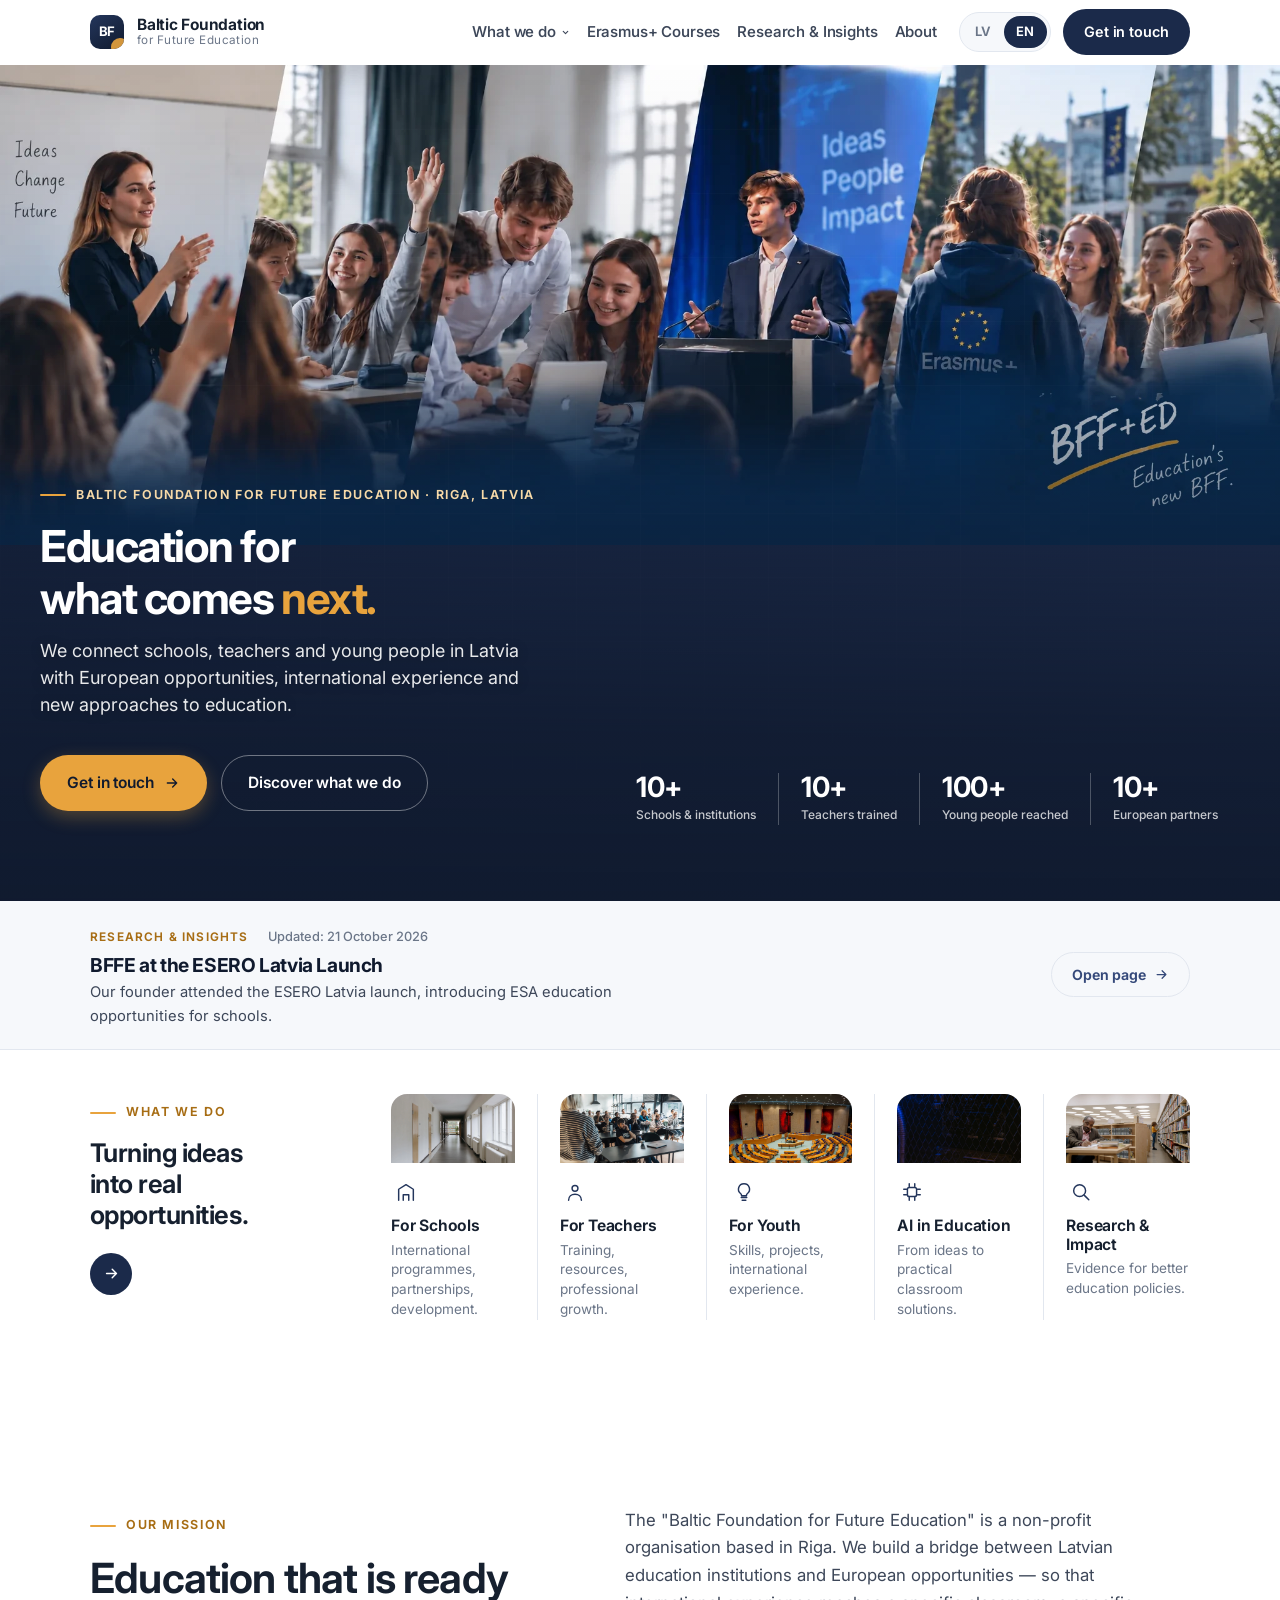
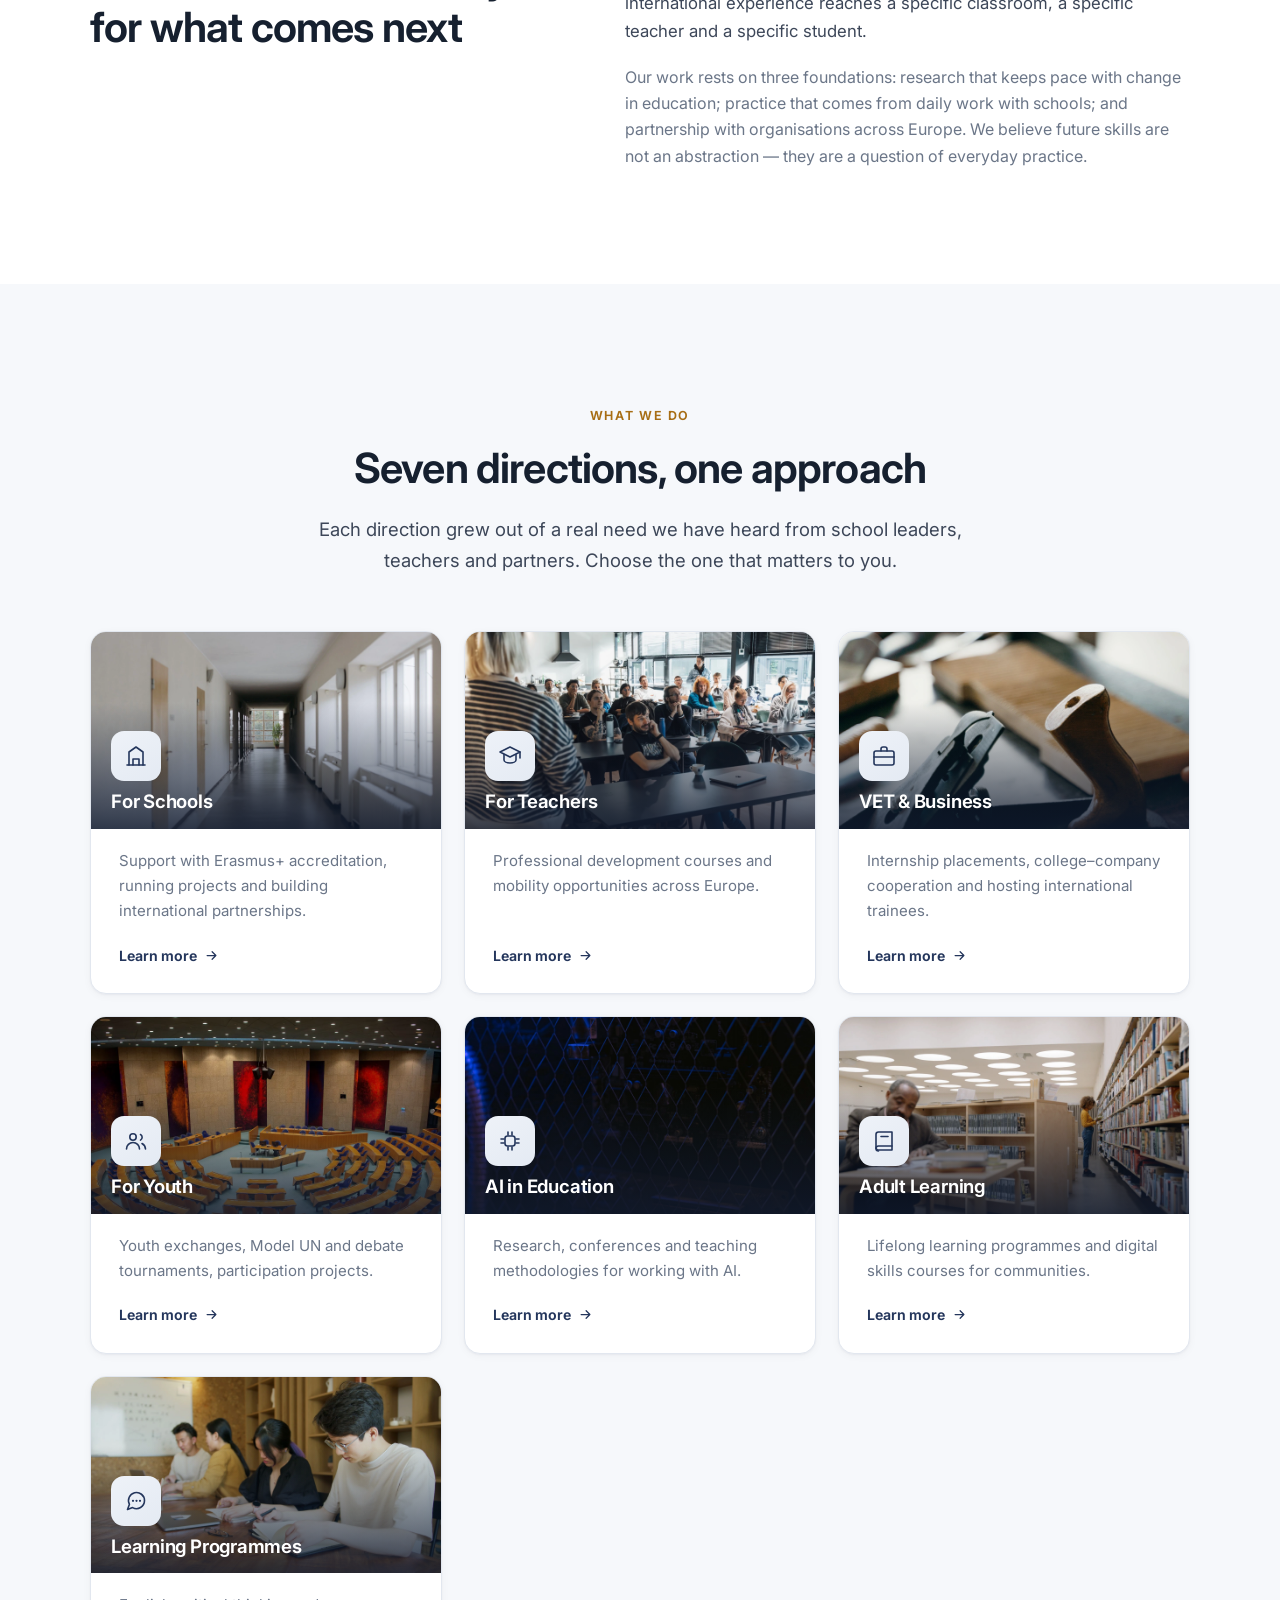
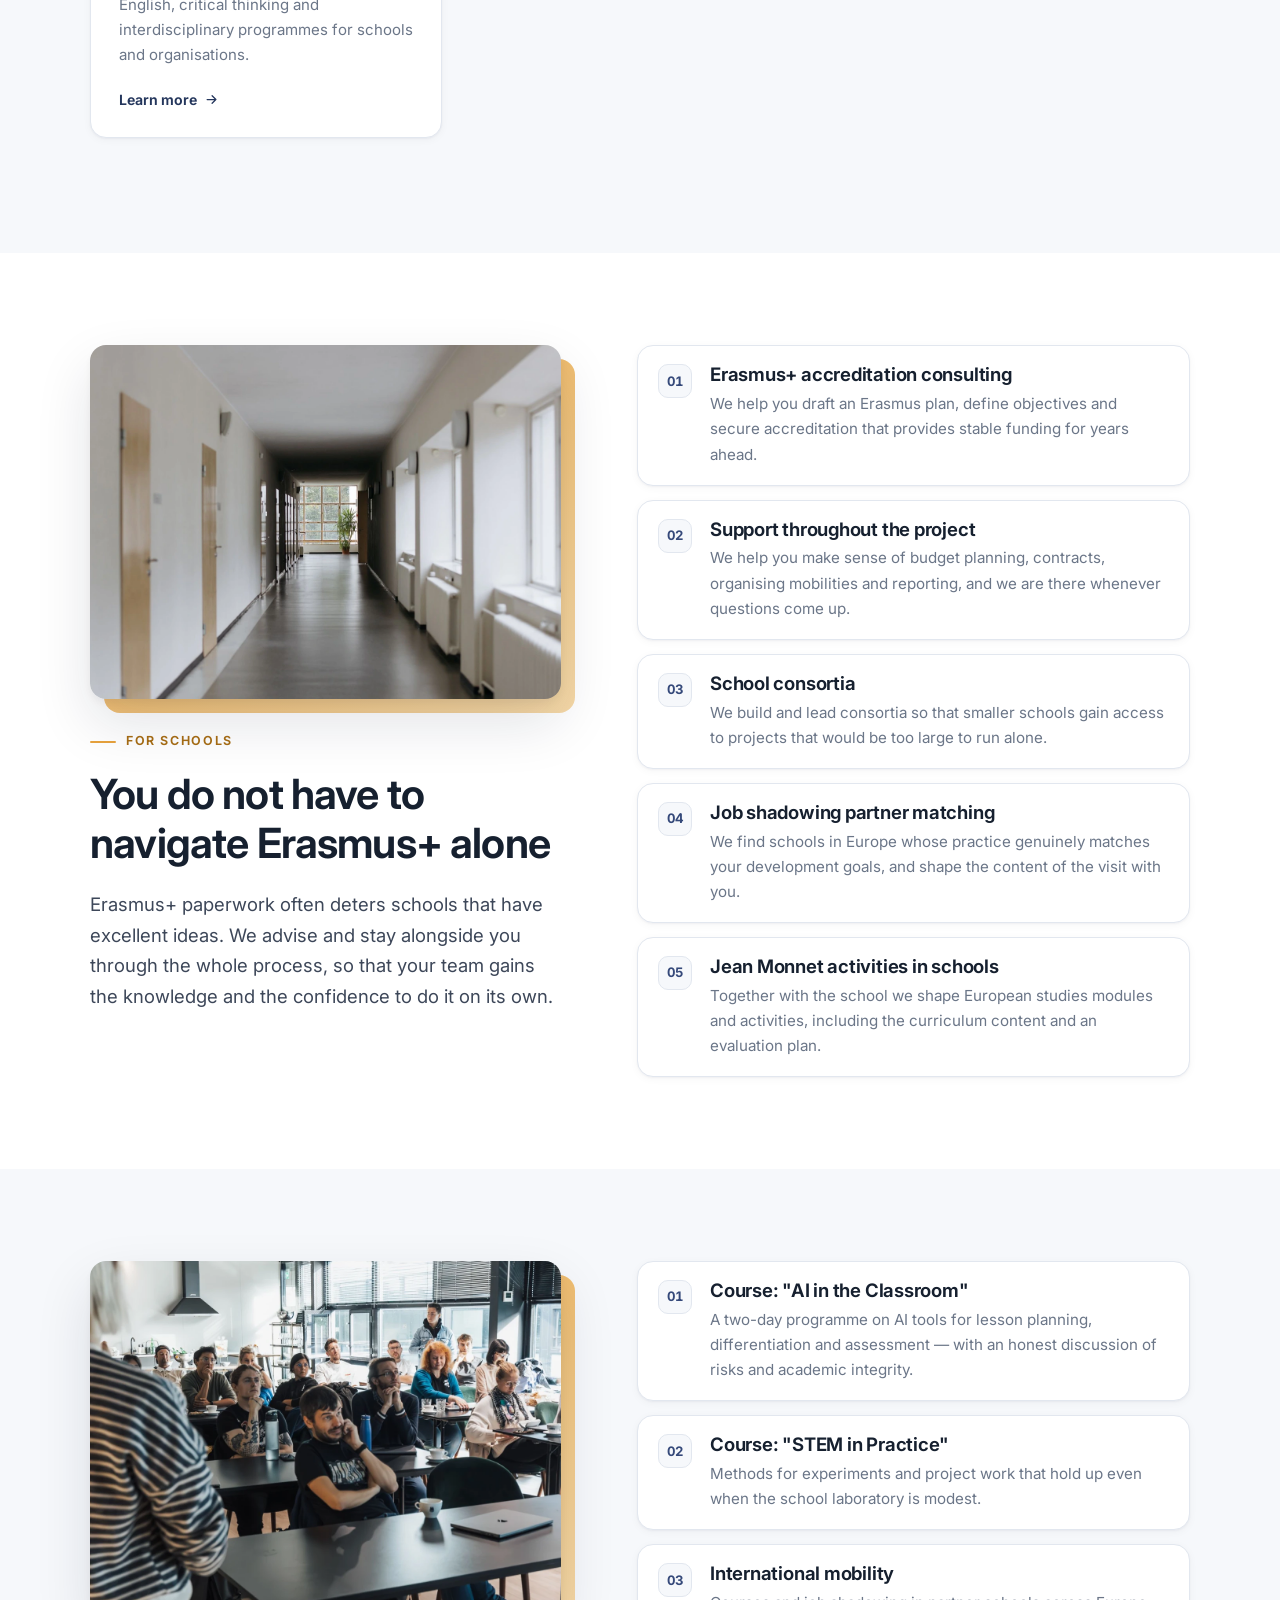
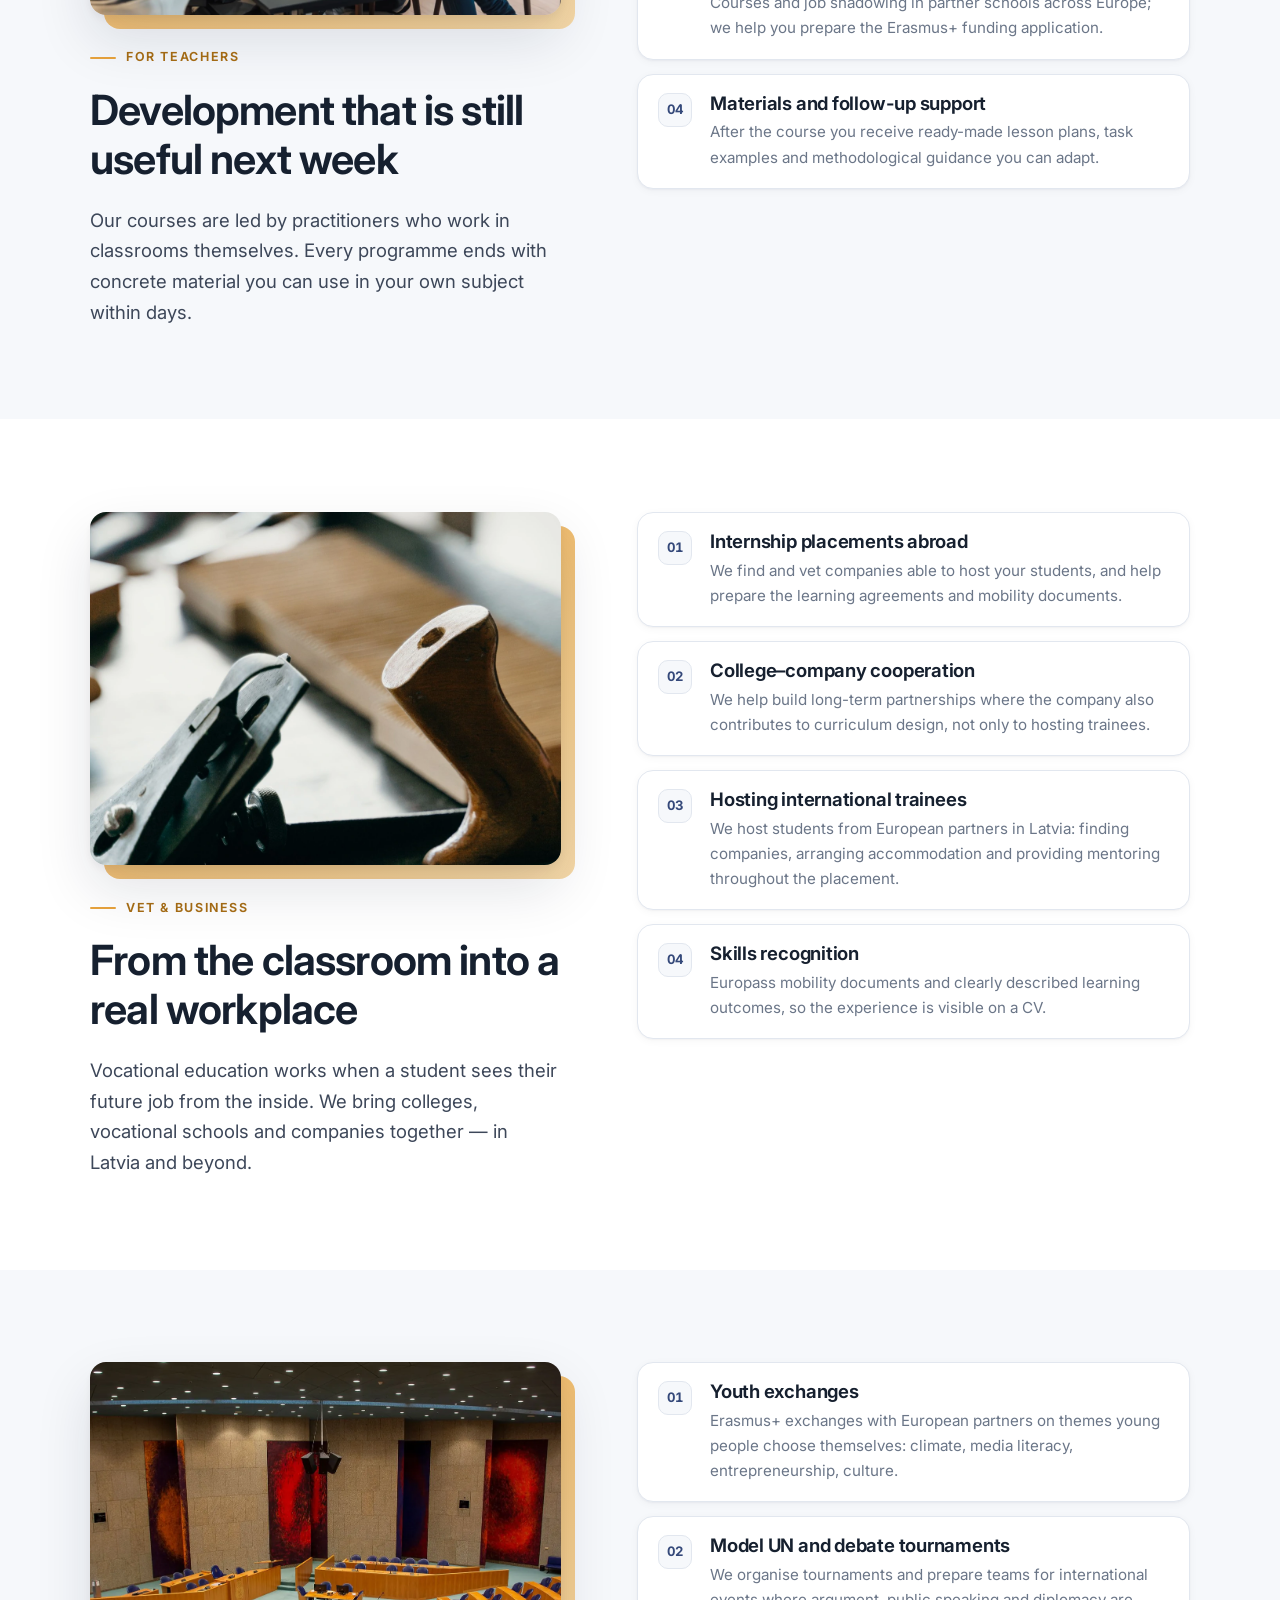
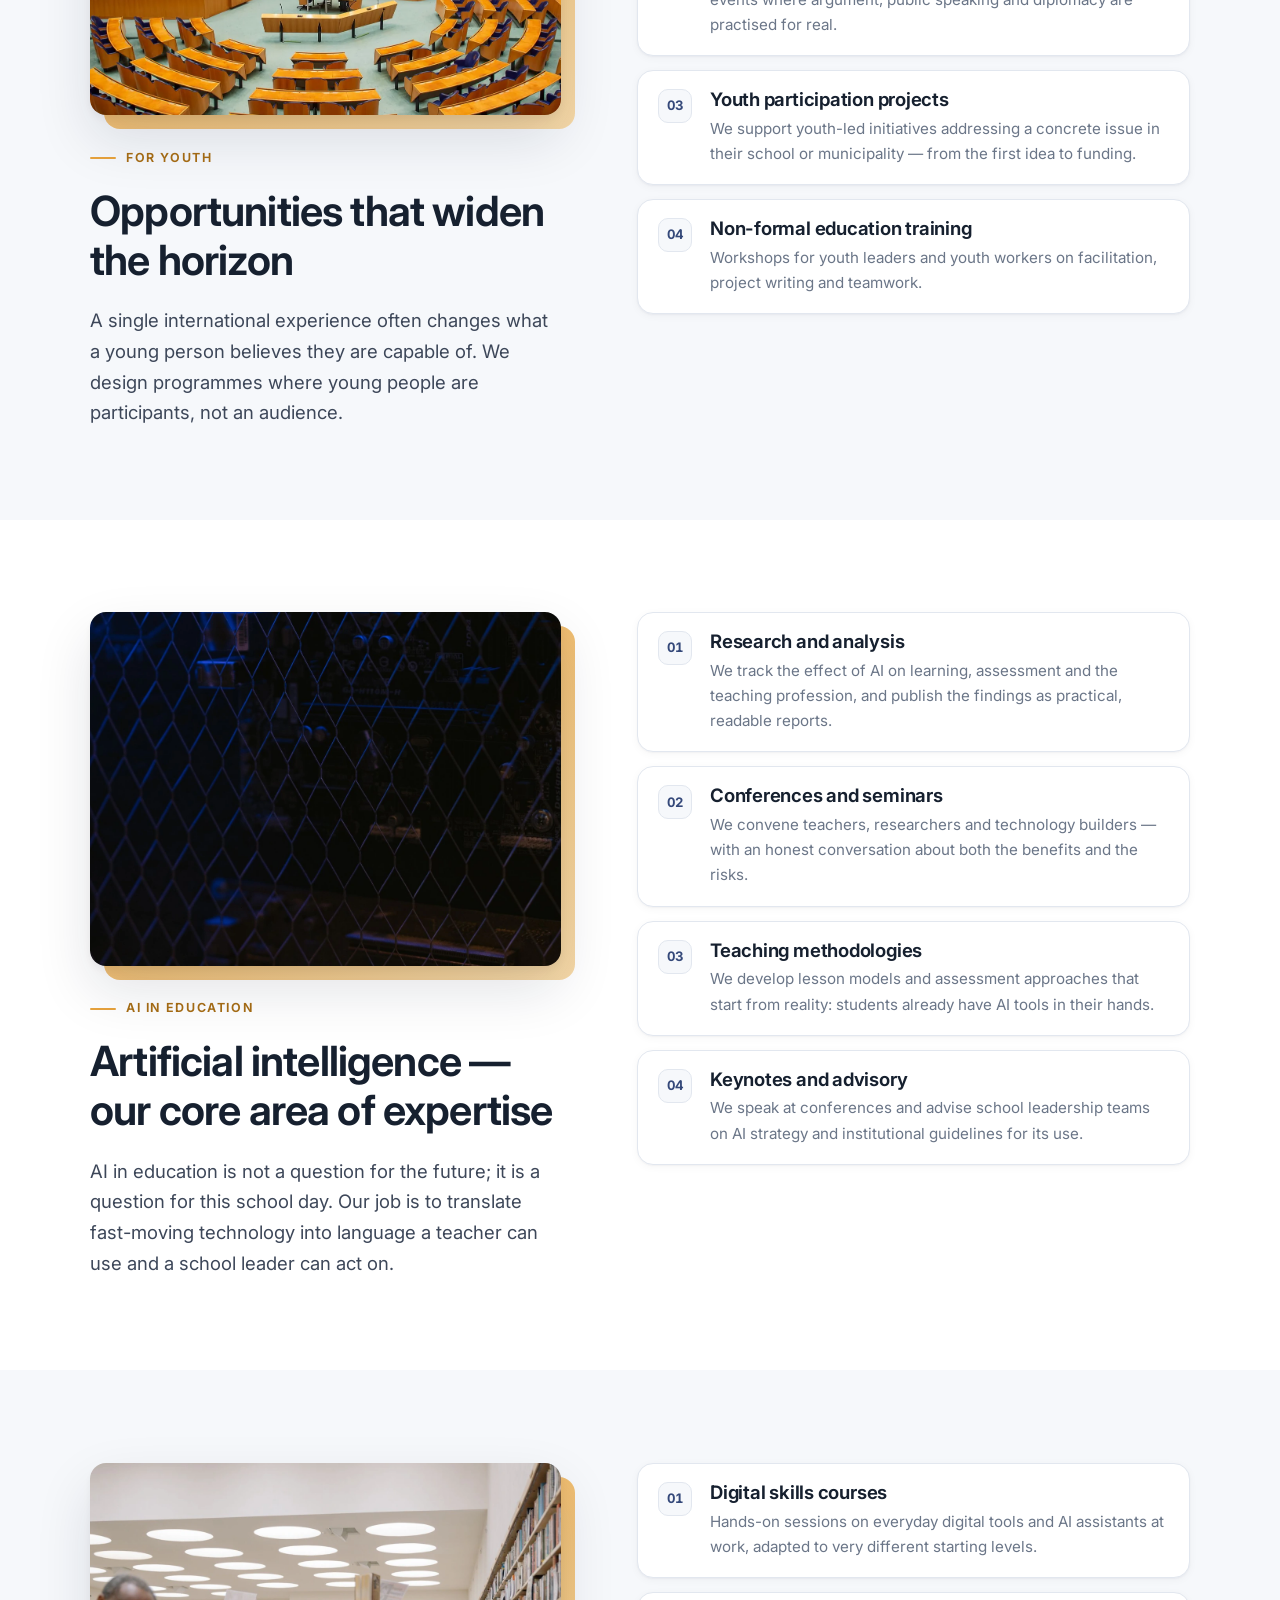
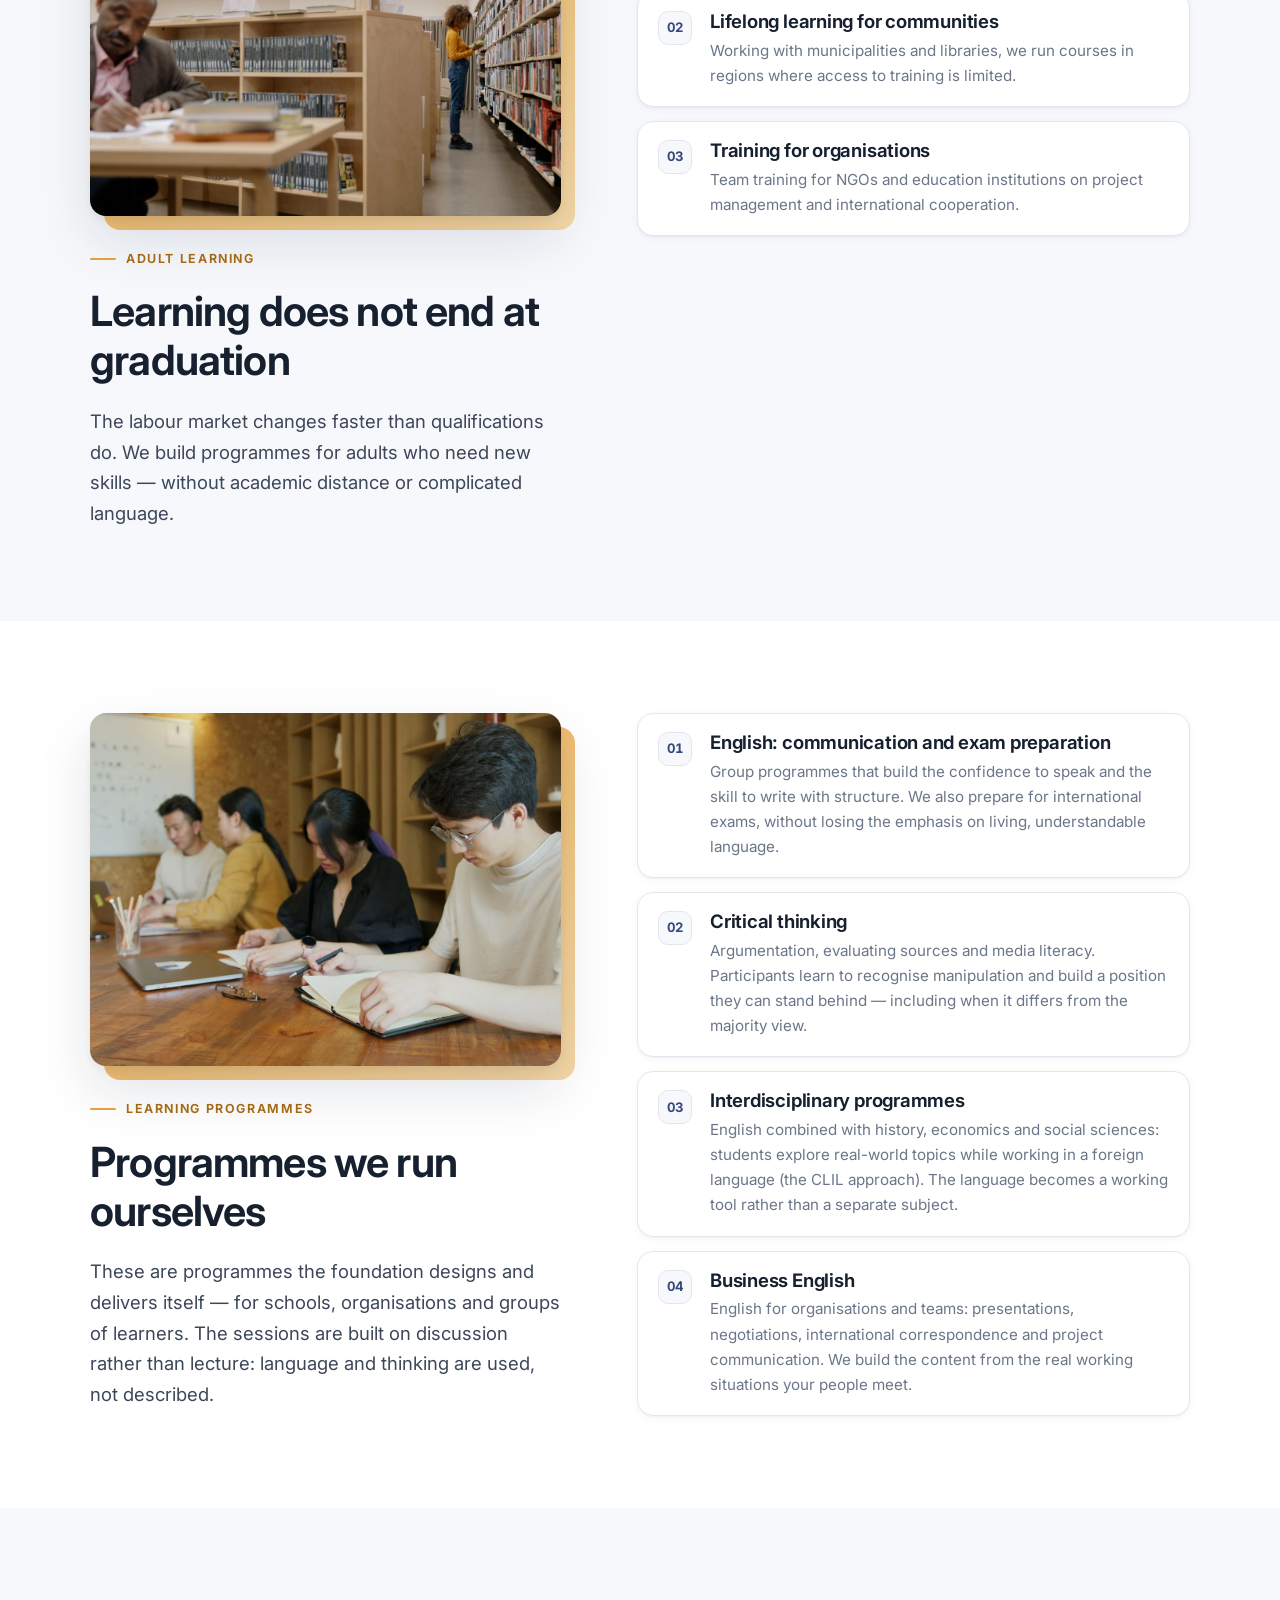
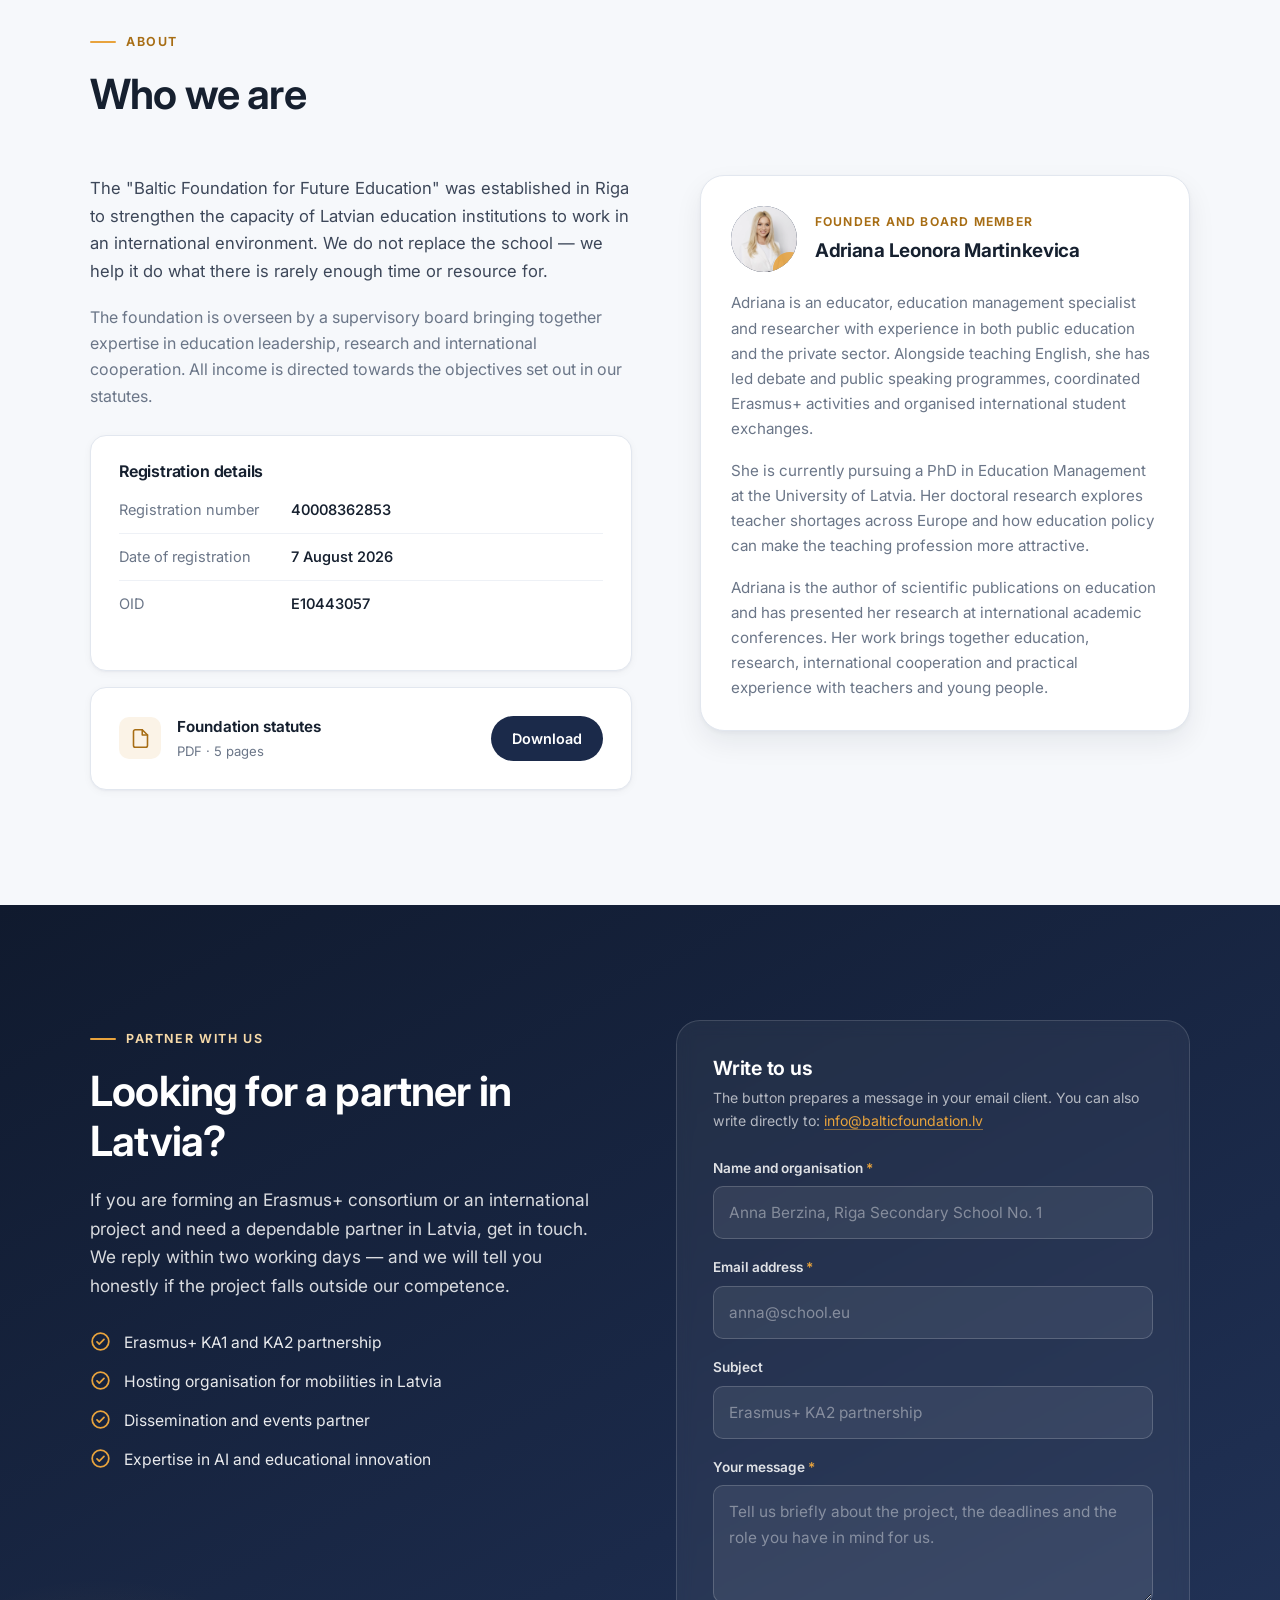
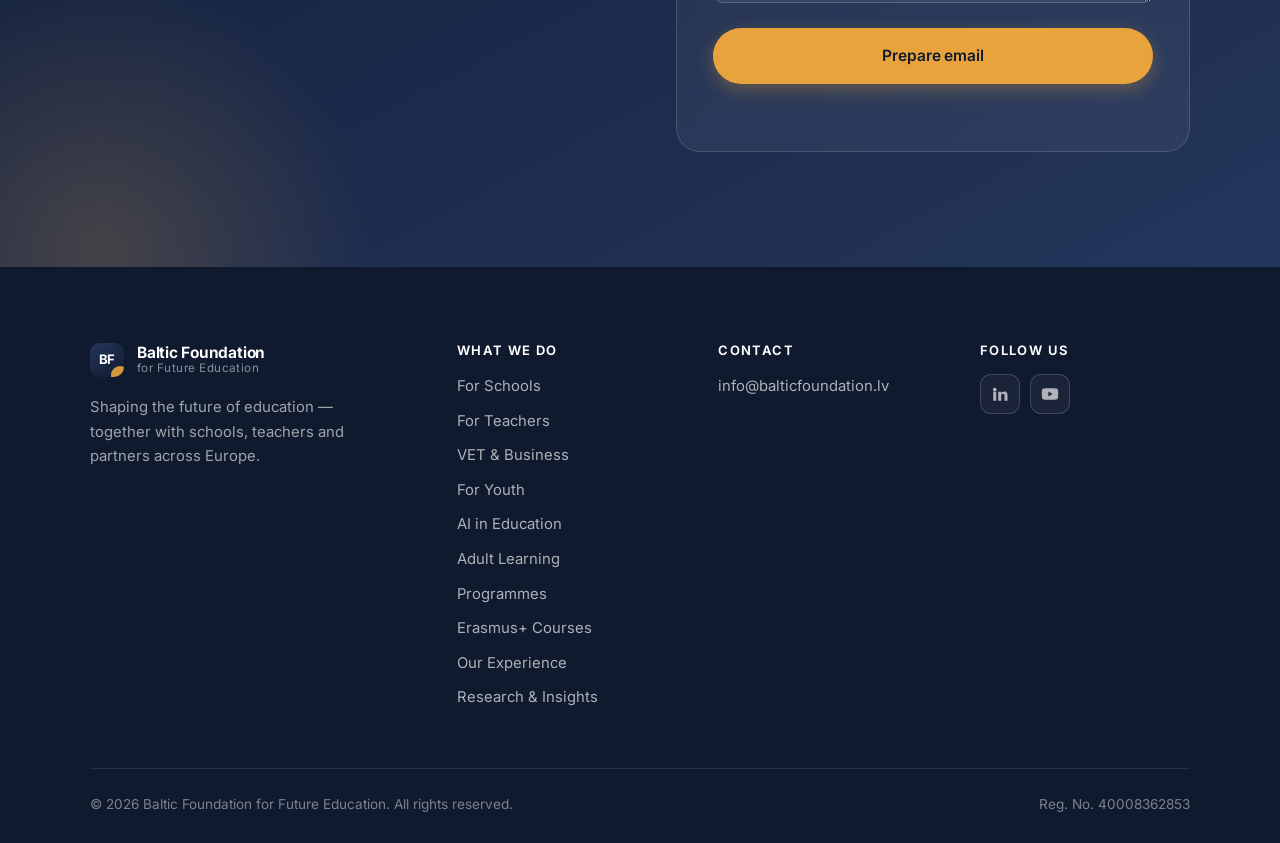
<file: index.html>
<!DOCTYPE html>
<html lang="lv">
<head>
<meta charset="utf-8">
<meta name="viewport" content="width=device-width, initial-scale=1">
<title>Baltic Foundation for Future Education — Veidojam nākotnes izglītību</title>
<meta name="description" content="Nodibinājums Rīgā, kas attīsta nākotnes izglītību: Erasmus+ projektu atbalsts skolām, pedagogu profesionālā pilnveide, mākslīgais intelekts izglītībā un starptautiskā sadarbība.">
<meta name="theme-color" content="#1B2A4A">

<meta property="og:type" content="website">
<meta property="og:site_name" content="Baltic Foundation for Future Education">
<meta property="og:title" content="Baltic Foundation for Future Education">
<meta property="og:description" content="Veidojam nākotnes izglītību — Erasmus+ atbalsts skolām, pedagogu pilnveide un AI izglītībā.">
<meta property="og:url" content="https://balticfoundation.lv/">
<meta property="og:image" content="https://balticfoundation.lv/assets/img/hero/collage.webp">
<meta property="og:locale" content="lv_LV">

<link rel="canonical" href="https://balticfoundation.lv/">
<link rel="icon" href="data:image/svg+xml,<svg xmlns='http://www.w3.org/2000/svg' viewBox='0 0 32 32'><rect width='32' height='32' rx='8' fill='%231B2A4A'/><circle cx='25' cy='26' r='7' fill='%23E8A33D'/><text x='7' y='21' font-family='Helvetica,Arial' font-size='13' font-weight='bold' fill='white'>BF</text></svg>">

<link rel="preconnect" href="https://fonts.googleapis.com">
<link rel="preconnect" href="https://fonts.gstatic.com" crossorigin>
<link rel="stylesheet" href="https://fonts.googleapis.com/css2?family=Inter:wght@400;500;600;700&display=swap">
<link rel="stylesheet" href="assets/css/styles.css">

<script type="application/ld+json">
{
  "@context": "https://schema.org",
  "@type": "NGO",
  "name": "Baltic Foundation for Future Education",
  "alternateName": "Nodibinājums \"Baltic Foundation for Future Education\"",
  "url": "https://balticfoundation.lv/",
  "logo": "https://balticfoundation.lv/assets/img/hero/collage.webp",
  "foundingDate": "2026",
  "foundingLocation": "Rīga, Latvija",
  "identifier": "40008362853",
  "address": {
    "@type": "PostalAddress",
    "addressLocality": "Rīga",
    "addressCountry": "LV"
  },
  "email": "info@balticfoundation.lv",
  "description": "Nodibinājums Rīgā, kas attīsta nākotnes izglītību: Erasmus+ projektu atbalsts skolām, pedagogu profesionālā pilnveide, mākslīgais intelekts izglītībā un starptautiskā sadarbība."
}
</script>

<!-- Marks that JS is running, so scroll-reveal may hide elements before revealing them. -->
<script>document.documentElement.className += " js";</script>
</head>
<body>

<a class="skip-link" href="#main" data-i18n="nav.skip">Pāriet uz galveno saturu</a>

<!-- ========================= HEADER ========================= -->
<header class="header" id="header">
  <div class="container header__inner">

    <a class="logo" href="#top">
      <span class="logo__mark"><span>BF</span></span>
      <span class="logo__text">
        <span class="logo__name">Baltic Foundation</span>
        <span class="logo__sub">for Future Education</span>
      </span>
    </a>

    <nav class="nav" aria-label="Primary">
      <div class="nav-dropdown">
        <button type="button" class="nav-dropdown__trigger" aria-expanded="false" aria-haspopup="true">
          <span data-i18n="nav.directions">Ko mēs darām</span>
          <svg viewBox="0 0 24 24" fill="none" stroke="currentColor" stroke-width="2" stroke-linecap="round" stroke-linejoin="round"><path d="m6 9 6 6 6-6"/></svg>
        </button>
        <div class="nav-dropdown__menu">
          <a class="nav-dropdown__item" href="#skolam">
            <span class="nav-dropdown__item-text">
              <span class="nav-dropdown__item-title" data-i18n="nav.schools">Skolām</span>
              <span class="nav-dropdown__item-desc" data-i18n="nav.dropdown.schools.desc">Partnerības, projekti un skolas attīstība</span>
            </span>
            <svg class="nav-dropdown__item-arrow" viewBox="0 0 24 24" fill="none" stroke="currentColor" stroke-width="2" stroke-linecap="round" stroke-linejoin="round"><path d="M5 12h14M13 6l6 6-6 6"/></svg>
          </a>
          <a class="nav-dropdown__item" href="#pedagogiem">
            <span class="nav-dropdown__item-text">
              <span class="nav-dropdown__item-title" data-i18n="nav.teachers">Pedagogiem</span>
              <span class="nav-dropdown__item-desc" data-i18n="nav.dropdown.teachers.desc">Profesionālā pilnveide un mācību resursi</span>
            </span>
            <svg class="nav-dropdown__item-arrow" viewBox="0 0 24 24" fill="none" stroke="currentColor" stroke-width="2" stroke-linecap="round" stroke-linejoin="round"><path d="M5 12h14M13 6l6 6-6 6"/></svg>
          </a>
          <a class="nav-dropdown__item" href="#jauniesiem">
            <span class="nav-dropdown__item-text">
              <span class="nav-dropdown__item-title" data-i18n="nav.youth">Jauniešiem</span>
              <span class="nav-dropdown__item-desc" data-i18n="nav.dropdown.youth.desc">Līdzdalība, debates un starptautiskas iespējas</span>
            </span>
            <svg class="nav-dropdown__item-arrow" viewBox="0 0 24 24" fill="none" stroke="currentColor" stroke-width="2" stroke-linecap="round" stroke-linejoin="round"><path d="M5 12h14M13 6l6 6-6 6"/></svg>
          </a>
          <a class="nav-dropdown__item" href="#ai">
            <span class="nav-dropdown__item-text">
              <span class="nav-dropdown__item-title" data-i18n="nav.ai">AI izglītībā</span>
              <span class="nav-dropdown__item-desc" data-i18n="nav.dropdown.ai.desc">Apmācības, pratība un izglītības inovācijas</span>
            </span>
            <svg class="nav-dropdown__item-arrow" viewBox="0 0 24 24" fill="none" stroke="currentColor" stroke-width="2" stroke-linecap="round" stroke-linejoin="round"><path d="M5 12h14M13 6l6 6-6 6"/></svg>
          </a>
          <a class="nav-dropdown__item" href="pieredze.html">
            <span class="nav-dropdown__item-text">
              <span class="nav-dropdown__item-title" data-i18n="nav.experience">Mūsu pieredze</span>
              <span class="nav-dropdown__item-desc" data-i18n="nav.dropdown.experience.desc">Projekti, partnerības un iepriekšējais darbs</span>
            </span>
            <svg class="nav-dropdown__item-arrow" viewBox="0 0 24 24" fill="none" stroke="currentColor" stroke-width="2" stroke-linecap="round" stroke-linejoin="round"><path d="M5 12h14M13 6l6 6-6 6"/></svg>
          </a>
        </div>
      </div>
      <a href="erasmus-kursi.html" data-i18n="nav.courses">Erasmus+ kursi</a>
      <a href="aktualitates.html" data-i18n="nav.news">Pētījumi un aktualitātes</a>
      <a href="#par-fondu" data-i18n="nav.about">Par fondu</a>
    </nav>

    <div class="header__actions">
      <div class="lang" role="group" data-i18n-aria-label="nav.lang" aria-label="Valodas izvēle">
        <button type="button" data-lang="lv" aria-pressed="true">LV</button>
        <button type="button" data-lang="en" aria-pressed="false">EN</button>
      </div>
      <a class="btn btn--navy btn--sm nav-cta" href="#sadarbibai" data-i18n="nav.cta">Sazināties</a>
      <button class="burger" id="burger" type="button" aria-expanded="false" aria-controls="mobile-nav" data-i18n-aria-label="nav.menu" aria-label="Izvēlne">
        <span></span>
      </button>
    </div>

  </div>
</header>

<div class="mobile-nav" id="mobile-nav">
  <a href="#virzieni"    data-i18n="nav.directions">Ko mēs darām</a>
  <a href="#skolam"      data-i18n="nav.schools">Skolām</a>
  <a href="#pedagogiem"  data-i18n="nav.teachers">Pedagogiem</a>
  <a href="#profesionalajai" data-i18n="nav.vet">Profesionālajai izglītībai</a>
  <a href="#jauniesiem"  data-i18n="nav.youth">Jauniešiem</a>
  <a href="#ai"          data-i18n="nav.ai">AI izglītībā</a>
  <a href="#pieaugusajiem" data-i18n="nav.adult">Pieaugušajiem</a>
  <a href="#macibu-programmas" data-i18n="nav.programmes">Programmas</a>
  <a href="erasmus-kursi.html" data-i18n="nav.courses">Erasmus+ kursi</a>
  <a href="pieredze.html" data-i18n="nav.experience">Mūsu pieredze</a>
  <a href="aktualitates.html" data-i18n="nav.news">Pētījumi un aktualitātes</a>
  <a href="#par-fondu"   data-i18n="nav.about">Par fondu</a>
  <a class="btn btn--navy" href="#sadarbibai" data-i18n="nav.cta">Sazināties</a>
</div>

<main id="main">
<span id="top"></span>

<!-- ========================= HERO ========================= -->
<section class="hero hero--home">
  <!-- Single full-bleed collage image (already includes its own captions
       and panel composition) rather than separately clipped photo panels. -->
  <div class="hero__collage" style="background-image:url('assets/img/hero/collage.webp')" aria-hidden="true"></div>
  <div class="hero__scrim" aria-hidden="true"></div>

  <div class="container hero__grid">
    <div class="hero__copy">
      <span class="eyebrow hero__late" data-i18n="hero.eyebrow">Baltic Foundation for Future Education · Rīga, Latvija</span>

      <!-- Opening splash ("Baltic Foundation for Future Education") swaps
           for the real headline below once on load; see .hero__intro-*
           keyframes. Decorative only — aria-hidden, not a second <h1>. -->
      <div class="hero__intro-stage">
        <div class="hero__intro-name" aria-hidden="true">Baltic Foundation<br>for Future Education</div>
        <h1 class="hero__title" data-i18n-html="hero.title">Izglītība tam,<br>kas <span class="hero__accent">nāk.</span></h1>
      </div>

      <p class="hero__lead hero__late" data-i18n="hero.lead">Mēs savienojam Latvijas skolas, pedagogus un jauniešus ar Eiropas iespējām, starptautisku pieredzi un jaunām pieejām izglītībā.</p>
      <div class="hero__cta hero__late">
        <a class="btn btn--primary" href="#sadarbibai">
          <span data-i18n="hero.cta1">Sazināties</span>
          <svg viewBox="0 0 24 24" fill="none" stroke="currentColor" stroke-width="2" stroke-linecap="round" stroke-linejoin="round"><path d="M5 12h14M13 6l6 6-6 6"/></svg>
        </a>
        <a class="btn btn--ghost" href="#virzieni" data-i18n="hero.cta2">Uzzināt, ko darām</a>
      </div>
    </div>

    <dl class="hero__stats">
      <div><dt>10+</dt><dd data-i18n="hero.stat1.label">Skolas un iestādes</dd></div>
      <div><dt>10+</dt><dd data-i18n="hero.stat2.label">Apmācīti pedagogi</dd></div>
      <div><dt>100+</dt><dd data-i18n="hero.stat3.label">Sasniegti jaunieši</dd></div>
      <div><dt>10+</dt><dd data-i18n="hero.stat4.label">Eiropas partneri</dd></div>
    </dl>
  </div>
</section>

<!-- ========================= NEWS BANNER =========================
     Teaser for the latest aktualitates.html item. Title/date reuse the
     same aktualitates.item1.* keys as the article, so they stay in sync
     automatically when that item is edited. To take the banner down,
     delete this <a class="news-banner">...</a> block. -->
<a class="news-banner" href="aktualitates.html">
  <div class="container news-banner__inner">
    <div class="news-banner__text">
      <span class="news-banner__label" data-i18n="banner.label">Pētījumi un aktualitātes</span>
      <span class="news-banner__date"><span data-i18n="banner.updated">Atjaunināts</span>: <span data-i18n="aktualitates.item1.date">2026. gada 21. oktobris</span></span>
      <h2 class="news-banner__title" data-i18n="aktualitates.item1.title">BFFE piedalās ESERO Latvia atklāšanas pasākumā</h2>
      <p class="news-banner__desc" data-i18n="banner.desc">Fonda dibinātāja apmeklēja ESERO Latvia atklāšanas pasākumu, kas iepazīstina ar ESA izglītības iespējām skolām.</p>
    </div>
    <span class="news-banner__cta">
      <span data-i18n="banner.cta">Atvērt lapu</span>
      <svg viewBox="0 0 24 24" fill="none" stroke="currentColor" stroke-width="2" stroke-linecap="round" stroke-linejoin="round"><path d="M5 12h14M13 6l6 6-6 6"/></svg>
    </span>
  </div>
</a>

<!-- ========================= WHAT WE DO ========================= -->
<section class="what-we-do">
  <div class="container what-grid">

    <div class="what-intro reveal">
      <span class="eyebrow" data-i18n="what.eyebrow">Ko mēs darām</span>
      <h2 data-i18n-html="what.title">Pārvēršam idejas<br>reālās iespējās.</h2>
      <a class="what-intro__arrow" href="#virzieni" data-i18n-aria-label="what.arrow.label" aria-label="Skatīt darbības virzienus">
        <svg viewBox="0 0 24 24" fill="none" stroke="currentColor" stroke-width="2" stroke-linecap="round" stroke-linejoin="round"><path d="M5 12h14M13 6l6 6-6 6"/></svg>
      </a>
    </div>

    <div class="what-cards reveal-stagger">

      <a class="what-card" href="#skolam">
        <span class="what-card__media">
          <img src="assets/img/skolam.webp" data-i18n-alt="img.schools.alt" alt="Gaišs, mūsdienīgs skolas gaitenis ar lieliem logiem" width="1600" height="900" loading="lazy" decoding="async">
        </span>
        <span class="what-card__icon"><svg viewBox="0 0 24 24" fill="none" stroke="currentColor" stroke-width="1.6" stroke-linecap="round" stroke-linejoin="round"><path d="M4 21V9l8-5 8 5v12"/><path d="M9 21v-6h6v6"/></svg></span>
        <h3 data-i18n="what.1.title">Skolām</h3>
        <p data-i18n="what.1.text">Starptautiskas programmas, partnerības, attīstība.</p>
      </a>

      <a class="what-card" href="#pedagogiem">
        <span class="what-card__media">
          <img src="assets/img/pedagogiem.webp" data-i18n-alt="img.teachers.alt" alt="Pedagogu profesionālās pilnveides nodarbība, skats no auditorijas puses" width="1600" height="900" loading="lazy" decoding="async">
        </span>
        <span class="what-card__icon"><svg viewBox="0 0 24 24" fill="none" stroke="currentColor" stroke-width="1.6" stroke-linecap="round" stroke-linejoin="round"><circle cx="12" cy="8" r="3.2"/><path d="M5 21c0-4.2 3.1-6.5 7-6.5s7 2.3 7 6.5"/></svg></span>
        <h3 data-i18n="what.2.title">Pedagogiem</h3>
        <p data-i18n="what.2.text">Apmācības, resursi, profesionālā izaugsme.</p>
      </a>

      <a class="what-card" href="#jauniesiem">
        <span class="what-card__media">
          <img src="assets/img/jauniesiem.webp" data-i18n-alt="img.youth.alt" alt="Debašu zāle ar puslokā izvietotiem soliem — vide starptautiskām jauniešu debatēm" width="1600" height="900" loading="lazy" decoding="async">
        </span>
        <span class="what-card__icon"><svg viewBox="0 0 24 24" fill="none" stroke="currentColor" stroke-width="1.6" stroke-linecap="round" stroke-linejoin="round"><path d="M9 18h6M10 21h4M12 3a6 6 0 0 0-3.5 10.9c.5.4.8 1 .8 1.6v.5h5.4v-.5c0-.6.3-1.2.8-1.6A6 6 0 0 0 12 3Z"/></svg></span>
        <h3 data-i18n="what.3.title">Jauniešiem</h3>
        <p data-i18n="what.3.text">Prasmes, projekti, starptautiska pieredze.</p>
      </a>

      <a class="what-card" href="#ai">
        <span class="what-card__media">
          <img src="assets/img/ai.webp" data-i18n-alt="img.ai.alt" alt="Abstrakta zilā tehnoloģiju un datu tīklu vizualizācija" width="1600" height="900" loading="lazy" decoding="async">
        </span>
        <span class="what-card__icon"><svg viewBox="0 0 24 24" fill="none" stroke="currentColor" stroke-width="1.6" stroke-linecap="round" stroke-linejoin="round"><rect x="7" y="7" width="10" height="10" rx="2"/><path d="M9 3v3M15 3v3M9 18v3M15 18v3M3 9h3M3 15h3M18 9h3M18 15h3"/></svg></span>
        <h3 data-i18n="what.4.title">AI izglītībā</h3>
        <p data-i18n="what.4.text">No idejas līdz praktiskiem risinājumiem klasē.</p>
      </a>

      <a class="what-card" href="#pieaugusajiem">
        <span class="what-card__media">
          <img src="assets/img/pieaugusajiem.webp" data-i18n-alt="img.adult.alt" alt="Pieaugušais lasa pie galda mūsdienīgā bibliotēkā" width="1600" height="900" loading="lazy" decoding="async">
        </span>
        <span class="what-card__icon"><svg viewBox="0 0 24 24" fill="none" stroke="currentColor" stroke-width="1.6" stroke-linecap="round" stroke-linejoin="round"><circle cx="10.5" cy="10.5" r="6.5"/><path d="m20.5 20.5-4.8-4.8"/></svg></span>
        <h3 data-i18n="what.5.title">Pētniecība un ietekme</h3>
        <p data-i18n="what.5.text">Pierādījumi labākai izglītības politikai.</p>
      </a>

    </div>
  </div>
</section>

<!-- ========================= MISSION ========================= -->
<section class="section" id="misija">
  <div class="container mission__grid">
    <div class="reveal">
      <span class="eyebrow" data-i18n="mission.eyebrow">Mūsu misija</span>
      <h2 data-i18n="mission.title">Izglītība, kas ir gatava nākotnei</h2>
    </div>
    <div class="mission__body reveal">
      <p data-i18n="mission.p1">Nodibinājums "Baltic Foundation for Future Education" ir bezpeļņas organizācija Rīgā. Mēs veidojam tiltu starp Latvijas izglītības iestādēm un Eiropas iespējām — lai starptautiskā pieredze nonāktu līdz konkrētai klasei, konkrētam skolotājam un konkrētam skolēnam.</p>
      <p data-i18n="mission.p2">Mūsu darbs balstās trijos pamatos: pētniecībā, kas seko līdzi izglītības pārmaiņām; praksē, kas nāk no ikdienas darba ar skolām; un partnerībā ar organizācijām visā Eiropā. Mēs ticam, ka nākotnes prasmes nav abstrakcija, bet ikdienas darba jautājums.</p>
    </div>
  </div>
</section>

<!-- ========================= DIRECTIONS ========================= -->
<section class="section section--alt" id="virzieni">
  <div class="container">
    <div class="section__head section__head--center reveal">
      <span class="eyebrow" data-i18n="directions.eyebrow">Darbības virzieni</span>
      <h2 data-i18n="directions.title">Septiņi virzieni, viena pieeja</h2>
      <p class="lead" data-i18n="directions.lead">Katrs virziens ir izaudzis no reālas vajadzības, ko esam dzirdējuši no skolu vadītājiem, pedagogiem un partneriem. Izvēlieties to, kas jums aktuāls.</p>
    </div>

    <div class="cards reveal-stagger">

      <a class="card" href="#skolam">
        <div class="card__media">
          <img src="assets/img/skolam.webp" data-i18n-alt="img.schools.alt" alt="Gaišs, mūsdienīgs skolas gaitenis ar lieliem logiem" width="1600" height="900" loading="lazy" decoding="async">
          <div class="card__media-overlay">
            <span class="card__icon"><svg viewBox="0 0 24 24" fill="none" stroke="currentColor" stroke-width="1.6" stroke-linecap="round" stroke-linejoin="round"><path d="M3 21h18"/><path d="M5 21V8l7-5 7 5v13"/><path d="M9 21v-6h6v6"/></svg></span>
            <h3 data-i18n="card.schools.title">Skolām</h3>
          </div>
        </div>
        <p data-i18n="card.schools.text">Atbalsts Erasmus+ akreditācijā, projektu īstenošanā un starptautiskās partnerībās.</p>
        <span class="card__more"><span data-i18n="card.more">Uzzināt vairāk</span><svg viewBox="0 0 24 24" fill="none" stroke="currentColor" stroke-width="2" stroke-linecap="round" stroke-linejoin="round"><path d="M5 12h14M13 6l6 6-6 6"/></svg></span>
      </a>

      <a class="card" href="#pedagogiem">
        <div class="card__media">
          <img src="assets/img/pedagogiem.webp" data-i18n-alt="img.teachers.alt" alt="Pedagogu profesionālās pilnveides nodarbība, skats no auditorijas puses" width="1600" height="900" loading="lazy" decoding="async">
          <div class="card__media-overlay">
            <span class="card__icon"><svg viewBox="0 0 24 24" fill="none" stroke="currentColor" stroke-width="1.6" stroke-linecap="round" stroke-linejoin="round"><path d="M12 3 2 8l10 5 10-5-10-5Z"/><path d="M6 10.5V16c0 1.7 2.7 3 6 3s6-1.3 6-3v-5.5"/><path d="M22 8v6"/></svg></span>
            <h3 data-i18n="card.teachers.title">Pedagogiem</h3>
          </div>
        </div>
        <p data-i18n="card.teachers.text">Profesionālās pilnveides kursi un mobilitātes iespējas Eiropā.</p>
        <span class="card__more"><span data-i18n="card.more">Uzzināt vairāk</span><svg viewBox="0 0 24 24" fill="none" stroke="currentColor" stroke-width="2" stroke-linecap="round" stroke-linejoin="round"><path d="M5 12h14M13 6l6 6-6 6"/></svg></span>
      </a>

      <a class="card" href="#profesionalajai">
        <div class="card__media">
          <img src="assets/img/profesionalajai.webp" data-i18n-alt="img.vet.alt" alt="Galdnieka ēvele un darbarīki uz darbgalda — amatniecības apmācība" width="1600" height="900" loading="lazy" decoding="async">
          <div class="card__media-overlay">
            <span class="card__icon"><svg viewBox="0 0 24 24" fill="none" stroke="currentColor" stroke-width="1.6" stroke-linecap="round" stroke-linejoin="round"><rect x="2" y="7" width="20" height="14" rx="2"/><path d="M9 7V5a2 2 0 0 1 2-2h2a2 2 0 0 1 2 2v2"/><path d="M2 13h20"/></svg></span>
            <h3 data-i18n="card.vet.title">Profesionālajai izglītībai un uzņēmumiem</h3>
          </div>
        </div>
        <p data-i18n="card.vet.text">Prakses vietas, sadarbība ar uzņēmumiem un starptautisko praktikantu uzņemšana.</p>
        <span class="card__more"><span data-i18n="card.more">Uzzināt vairāk</span><svg viewBox="0 0 24 24" fill="none" stroke="currentColor" stroke-width="2" stroke-linecap="round" stroke-linejoin="round"><path d="M5 12h14M13 6l6 6-6 6"/></svg></span>
      </a>

      <a class="card" href="#jauniesiem">
        <div class="card__media">
          <img src="assets/img/jauniesiem.webp" data-i18n-alt="img.youth.alt" alt="Debašu zāle ar puslokā izvietotiem soliem — vide starptautiskām jauniešu debatēm" width="1600" height="900" loading="lazy" decoding="async">
          <div class="card__media-overlay">
            <span class="card__icon"><svg viewBox="0 0 24 24" fill="none" stroke="currentColor" stroke-width="1.6" stroke-linecap="round" stroke-linejoin="round"><circle cx="9" cy="8" r="3.2"/><path d="M2.5 20a6.5 6.5 0 0 1 13 0"/><path d="M16.5 5.5a3.2 3.2 0 0 1 0 5.6"/><path d="M18 14.5a6.5 6.5 0 0 1 3.5 5.5"/></svg></span>
            <h3 data-i18n="card.youth.title">Jauniešiem</h3>
          </div>
        </div>
        <p data-i18n="card.youth.text">Jauniešu apmaiņas, Model UN un debašu turnīri, līdzdalības projekti.</p>
        <span class="card__more"><span data-i18n="card.more">Uzzināt vairāk</span><svg viewBox="0 0 24 24" fill="none" stroke="currentColor" stroke-width="2" stroke-linecap="round" stroke-linejoin="round"><path d="M5 12h14M13 6l6 6-6 6"/></svg></span>
      </a>

      <a class="card" href="#ai">
        <div class="card__media">
          <img src="assets/img/ai.webp" data-i18n-alt="img.ai.alt" alt="Abstrakta zilā tehnoloģiju un datu tīklu vizualizācija" width="1600" height="900" loading="lazy" decoding="async">
          <div class="card__media-overlay">
            <span class="card__icon"><svg viewBox="0 0 24 24" fill="none" stroke="currentColor" stroke-width="1.6" stroke-linecap="round" stroke-linejoin="round"><rect x="7" y="7" width="10" height="10" rx="2.5"/><path d="M10 3v3M14 3v3M10 18v3M14 18v3M3 10h3M3 14h3M18 10h3M18 14h3"/></svg></span>
            <h3 data-i18n="card.ai.title">AI izglītībā</h3>
          </div>
        </div>
        <p data-i18n="card.ai.text">Pētniecība, konferences un mācību metodikas darbam ar mākslīgo intelektu.</p>
        <span class="card__more"><span data-i18n="card.more">Uzzināt vairāk</span><svg viewBox="0 0 24 24" fill="none" stroke="currentColor" stroke-width="2" stroke-linecap="round" stroke-linejoin="round"><path d="M5 12h14M13 6l6 6-6 6"/></svg></span>
      </a>

      <a class="card" href="#pieaugusajiem">
        <div class="card__media">
          <img src="assets/img/pieaugusajiem.webp" data-i18n-alt="img.adult.alt" alt="Pieaugušais lasa pie galda mūsdienīgā bibliotēkā" width="1600" height="900" loading="lazy" decoding="async">
          <div class="card__media-overlay">
            <span class="card__icon"><svg viewBox="0 0 24 24" fill="none" stroke="currentColor" stroke-width="1.6" stroke-linecap="round" stroke-linejoin="round"><path d="M4 19.5V5.5A2.5 2.5 0 0 1 6.5 3H20v18H6.5A2.5 2.5 0 0 1 4 18.5Z"/><path d="M20 17H6.5a2.5 2.5 0 0 0 0 5"/><path d="M9 7.5h7"/></svg></span>
            <h3 data-i18n="card.adult.title">Pieaugušo izglītība</h3>
          </div>
        </div>
        <p data-i18n="card.adult.text">Mūžizglītības programmas un digitālo prasmju kursi kopienām.</p>
        <span class="card__more"><span data-i18n="card.more">Uzzināt vairāk</span><svg viewBox="0 0 24 24" fill="none" stroke="currentColor" stroke-width="2" stroke-linecap="round" stroke-linejoin="round"><path d="M5 12h14M13 6l6 6-6 6"/></svg></span>
      </a>

      <a class="card" href="#macibu-programmas">
        <div class="card__media">
          <img src="assets/img/programmas.webp" data-i18n-alt="img.programmes.alt" alt="Neliela grupa pie galda strādā ar piezīmju burtnīcām grupu nodarbībā" width="1600" height="900" loading="lazy" decoding="async">
          <div class="card__media-overlay">
            <span class="card__icon"><svg viewBox="0 0 24 24" fill="none" stroke="currentColor" stroke-width="1.6" stroke-linecap="round" stroke-linejoin="round"><path d="M20.5 11.6a8 8 0 0 1-11.9 7L3.5 20.5l1.95-5.2A8 8 0 1 1 20.5 11.6Z"/><path d="M9 11.8h.01M12.5 11.8h.01M16 11.8h.01" stroke-width="2.2"/></svg></span>
            <h3 data-i18n="card.programmes.title">Mācību programmas</h3>
          </div>
        </div>
        <p data-i18n="card.programmes.text">Angļu valoda, kritiskā domāšana un starpdisciplināras programmas skolām un organizācijām.</p>
        <span class="card__more"><span data-i18n="card.more">Uzzināt vairāk</span><svg viewBox="0 0 24 24" fill="none" stroke="currentColor" stroke-width="2" stroke-linecap="round" stroke-linejoin="round"><path d="M5 12h14M13 6l6 6-6 6"/></svg></span>
      </a>

    </div>
  </div>
</section>

<!-- ========================= FOR SCHOOLS ========================= -->
<section class="section" id="skolam">
  <div class="container detail__grid">
    <div class="detail__head reveal">
      <div class="detail__media">
        <img src="assets/img/skolam.webp" data-i18n-alt="img.schools.alt" alt="Gaišs, mūsdienīgs skolas gaitenis ar lieliem logiem" width="1600" height="900" loading="lazy" decoding="async">
      </div>
      <span class="eyebrow" data-i18n="sec.schools.eyebrow">Skolām</span>
      <h2 data-i18n="sec.schools.title">Erasmus+ ceļš, ko neejat vieni</h2>
      <p class="lead" data-i18n="sec.schools.lead">Erasmus+ dokumentācija bieži attur skolas, kurām ir lieliskas idejas. Mēs konsultējam un ejam līdzi visā procesā, lai skolas komanda iegūtu zināšanas un pārliecību to darīt arī pašai.</p>
    </div>
    <div class="detail__list reveal-stagger">
      <article class="item"><span class="item__num">01</span><div><h3 data-i18n="sec.schools.i1.title">Erasmus+ akreditācijas konsultācijas</h3><p data-i18n="sec.schools.i1.text">Palīdzam sagatavot Erasmus plānu, definēt mērķus un iegūt akreditāciju, kas nodrošina stabilu finansējumu vairākiem gadiem uz priekšu.</p></div></article>
      <article class="item"><span class="item__num">02</span><div><h3 data-i18n="sec.schools.i2.title">Atbalsts projekta īstenošanā</h3><p data-i18n="sec.schools.i2.text">Palīdzam saprast budžeta plānošanu, līgumus, mobilitāšu organizēšanu un atskaites, un esam pieejami tad, kad rodas jautājumi.</p></div></article>
      <article class="item"><span class="item__num">03</span><div><h3 data-i18n="sec.schools.i3.title">Skolu konsorciji</h3><p data-i18n="sec.schools.i3.text">Veidojam un vadām konsorcijus, kuros arī mazākas skolas iegūst piekļuvi projektiem, kas atsevišķi būtu par lielu.</p></div></article>
      <article class="item"><span class="item__num">04</span><div><h3 data-i18n="sec.schools.i4.title">Job shadowing partneru meklēšana</h3><p data-i18n="sec.schools.i4.text">Atrodam skolas Eiropā, kuru prakse tiešām atbilst jūsu attīstības mērķiem, un kopā sagatavojam vizītes saturu.</p></div></article>
      <article class="item"><span class="item__num">05</span><div><h3 data-i18n="sec.schools.i5.title">Jean Monnet aktivitātes skolās</h3><p data-i18n="sec.schools.i5.text">Kopā ar skolu veidojam Eiropas studiju moduļus un aktivitātes, ieskaitot mācību saturu un izvērtēšanas plānu.</p></div></article>
    </div>
  </div>
</section>

<!-- ========================= FOR TEACHERS ========================= -->
<section class="section section--alt" id="pedagogiem">
  <div class="container detail__grid">
    <div class="detail__head reveal">
      <div class="detail__media">
        <img src="assets/img/pedagogiem.webp" data-i18n-alt="img.teachers.alt" alt="Pedagogu profesionālās pilnveides nodarbība, skats no auditorijas puses" width="1600" height="900" loading="lazy" decoding="async">
      </div>
      <span class="eyebrow" data-i18n="sec.teachers.eyebrow">Pedagogiem</span>
      <h2 data-i18n="sec.teachers.title">Pilnveide, kas neaizmirstas nākamajā nedēļā</h2>
      <p class="lead" data-i18n="sec.teachers.lead">Mūsu kursus vada praktiķi, kas paši strādā klasē. Katra programma beidzas ar konkrētu materiālu, ko varat izmantot savā priekšmetā jau tuvākajās stundās.</p>
    </div>
    <div class="detail__list reveal-stagger">
      <article class="item"><span class="item__num">01</span><div><h3 data-i18n="sec.teachers.i1.title">Kurss "AI klasē"</h3><p data-i18n="sec.teachers.i1.text">Divu dienu programma par mākslīgā intelekta rīkiem mācību plānošanā, diferenciācijā un vērtēšanā — ar godīgu sarunu par riskiem un akadēmisko godīgumu.</p></div></article>
      <article class="item"><span class="item__num">02</span><div><h3 data-i18n="sec.teachers.i2.title">Kurss "STEM praksē"</h3><p data-i18n="sec.teachers.i2.text">Eksperimentu un projektu darba metodikas, kas strādā arī tad, ja skolas laboratorija ir pieticīga.</p></div></article>
      <article class="item"><span class="item__num">03</span><div><h3 data-i18n="sec.teachers.i3.title">Starptautiskā mobilitāte</h3><p data-i18n="sec.teachers.i3.text">Kursi un pieredzes apmaiņa partnerskolās Eiropā; palīdzam sagatavot Erasmus+ finansējuma pieteikumu.</p></div></article>
      <article class="item"><span class="item__num">04</span><div><h3 data-i18n="sec.teachers.i4.title">Materiāli un metodiskais atbalsts</h3><p data-i18n="sec.teachers.i4.text">Pēc kursa saņemat gatavus stundu plānus, uzdevumu piemērus un metodiskos ieteikumus latviešu valodā.</p></div></article>
    </div>
  </div>
</section>

<!-- ========================= VET & BUSINESS ========================= -->
<section class="section" id="profesionalajai">
  <div class="container detail__grid">
    <div class="detail__head reveal">
      <div class="detail__media">
        <img src="assets/img/profesionalajai.webp" data-i18n-alt="img.vet.alt" alt="Galdnieka ēvele un darbarīki uz darbgalda — amatniecības apmācība" width="1600" height="900" loading="lazy" decoding="async">
      </div>
      <span class="eyebrow" data-i18n="sec.vet.eyebrow">Profesionālajai izglītībai un uzņēmumiem</span>
      <h2 data-i18n="sec.vet.title">No mācību klases uz reālu darba vidi</h2>
      <p class="lead" data-i18n="sec.vet.lead">Profesionālā izglītība strādā tad, kad audzēknis redz savu nākotnes darbu no iekšpuses. Mēs savedam kopā koledžas, tehnikumus un uzņēmumus — Latvijā un ārpus tās.</p>
    </div>
    <div class="detail__list reveal-stagger">
      <article class="item"><span class="item__num">01</span><div><h3 data-i18n="sec.vet.i1.title">Prakses vietas ārvalstīs</h3><p data-i18n="sec.vet.i1.text">Meklējam un pārbaudām uzņēmumus, kas var uzņemt jūsu audzēkņus, un palīdzam sagatavot mācību līgumus un mobilitātes dokumentus.</p></div></article>
      <article class="item"><span class="item__num">02</span><div><h3 data-i18n="sec.vet.i2.title">Koledžu un uzņēmumu sadarbība</h3><p data-i18n="sec.vet.i2.text">Palīdzam veidot ilgtermiņa partnerības, kurās uzņēmums piedalās arī mācību satura veidošanā, ne tikai uzņem praktikantus.</p></div></article>
      <article class="item"><span class="item__num">03</span><div><h3 data-i18n="sec.vet.i3.title">Starptautisko praktikantu uzņemšana</h3><p data-i18n="sec.vet.i3.text">Uzņemam Eiropas partneru audzēkņus Latvijā: atrodam uzņēmumus, kārtojam izmitināšanu un nodrošinām mentoringu visas prakses laikā.</p></div></article>
      <article class="item"><span class="item__num">04</span><div><h3 data-i18n="sec.vet.i4.title">Prasmju atzīšana un dokumentēšana</h3><p data-i18n="sec.vet.i4.text">Europass mobilitātes dokumenti un skaidri aprakstīti mācību rezultāti, lai iegūtā pieredze būtu redzama arī CV.</p></div></article>
    </div>
  </div>
</section>

<!-- ========================= FOR YOUTH ========================= -->
<section class="section section--alt" id="jauniesiem">
  <div class="container detail__grid">
    <div class="detail__head reveal">
      <div class="detail__media">
        <img src="assets/img/jauniesiem.webp" data-i18n-alt="img.youth.alt" alt="Debašu zāle ar puslokā izvietotiem soliem — vide starptautiskām jauniešu debatēm" width="1600" height="900" loading="lazy" decoding="async">
      </div>
      <span class="eyebrow" data-i18n="sec.youth.eyebrow">Jauniešiem</span>
      <h2 data-i18n="sec.youth.title">Iespējas, kas paplašina redzesloku</h2>
      <p class="lead" data-i18n="sec.youth.lead">Viena starptautiska pieredze bieži izmaina jaunieša priekšstatu par to, kas viņam ir pa spēkam. Mēs veidojam programmas, kurās jaunieši ir dalībnieki, nevis klausītāji.</p>
    </div>
    <div class="detail__list reveal-stagger">
      <article class="item"><span class="item__num">01</span><div><h3 data-i18n="sec.youth.i1.title">Jauniešu apmaiņas</h3><p data-i18n="sec.youth.i1.text">Erasmus+ apmaiņas ar partneriem Eiropā par tēmām, ko jaunieši izvēlas paši: klimats, mediju pratība, uzņēmējdarbība, kultūra.</p></div></article>
      <article class="item"><span class="item__num">02</span><div><h3 data-i18n="sec.youth.i2.title">Model UN un debašu turnīri</h3><p data-i18n="sec.youth.i2.text">Organizējam turnīrus un sagatavojam komandas starptautiskiem pasākumiem, kur trenējas argumentācija, publiskā runa un diplomātija.</p></div></article>
      <article class="item"><span class="item__num">03</span><div><h3 data-i18n="sec.youth.i3.title">Jauniešu līdzdalības projekti</h3><p data-i18n="sec.youth.i3.text">Atbalstām jauniešu iniciatīvas, kas risina konkrētu jautājumu savā skolā vai pašvaldībā — no idejas līdz finansējumam.</p></div></article>
      <article class="item"><span class="item__num">04</span><div><h3 data-i18n="sec.youth.i4.title">Neformālās izglītības apmācības</h3><p data-i18n="sec.youth.i4.text">Darbnīcas jauniešu līderiem un jaunatnes darbiniekiem par grupu vadīšanu, projektu rakstīšanu un komandas darbu.</p></div></article>
    </div>
  </div>
</section>

<!-- ========================= AI IN EDUCATION ========================= -->
<section class="section" id="ai">
  <div class="container detail__grid">
    <div class="detail__head reveal">
      <div class="detail__media">
        <img src="assets/img/ai.webp" data-i18n-alt="img.ai.alt" alt="Abstrakta zilā tehnoloģiju un datu tīklu vizualizācija" width="1600" height="900" loading="lazy" decoding="async">
      </div>
      <span class="eyebrow" data-i18n="sec.ai.eyebrow">AI izglītībā</span>
      <h2 data-i18n="sec.ai.title">Mākslīgais intelekts — mūsu galvenā ekspertīzes joma</h2>
      <p class="lead" data-i18n="sec.ai.lead">Mākslīgais intelekts izglītībā nav nākotnes jautājums, bet šīs mācību dienas jautājums. Mūsu uzdevums ir pārtulkot strauju tehnoloģiju attīstību valodā, ko var izmantot skolotājs un saprast skolas vadība.</p>
    </div>
    <div class="detail__list reveal-stagger">
      <article class="item"><span class="item__num">01</span><div><h3 data-i18n="sec.ai.i1.title">Pētniecība un analīze</h3><p data-i18n="sec.ai.i1.text">Sekojam AI ietekmei uz mācīšanos, vērtēšanu un skolotāja darbu, un apkopojam secinājumus praktiskos, lasāmos ziņojumos.</p></div></article>
      <article class="item"><span class="item__num">02</span><div><h3 data-i18n="sec.ai.i2.title">Konferences un semināri</h3><p data-i18n="sec.ai.i2.text">Rīkojam pasākumus, kuros satiekas pedagogi, pētnieki un tehnoloģiju veidotāji — ar godīgu sarunu gan par ieguvumiem, gan riskiem.</p></div></article>
      <article class="item"><span class="item__num">03</span><div><h3 data-i18n="sec.ai.i3.title">Mācību metodikas</h3><p data-i18n="sec.ai.i3.text">Izstrādājam stundu modeļus un vērtēšanas pieejas, kas ņem vērā realitāti: AI rīki skolēniem jau ir pieejami.</p></div></article>
      <article class="item"><span class="item__num">04</span><div><h3 data-i18n="sec.ai.i4.title">Priekšlasījumi un konsultācijas</h3><p data-i18n="sec.ai.i4.text">Uzstājamies konferencēs un konsultējam skolu vadību par AI stratēģiju un lietošanas principiem iestādē.</p></div></article>
    </div>
  </div>
</section>

<!-- ========================= ADULT LEARNING ========================= -->
<section class="section section--alt" id="pieaugusajiem">
  <div class="container detail__grid">
    <div class="detail__head reveal">
      <div class="detail__media">
        <img src="assets/img/pieaugusajiem.webp" data-i18n-alt="img.adult.alt" alt="Pieaugušais lasa pie galda mūsdienīgā bibliotēkā" width="1600" height="900" loading="lazy" decoding="async">
      </div>
      <span class="eyebrow" data-i18n="sec.adult.eyebrow">Pieaugušo izglītība</span>
      <h2 data-i18n="sec.adult.title">Mācīšanās nebeidzas ar skolas beigšanu</h2>
      <p class="lead" data-i18n="sec.adult.lead">Darba tirgus mainās ātrāk nekā kvalifikācijas. Mēs veidojam programmas pieaugušajiem, kuriem vajadzīgas jaunas prasmes — bez akadēmiskas distances un sarežģītas valodas.</p>
    </div>
    <div class="detail__list reveal-stagger">
      <article class="item"><span class="item__num">01</span><div><h3 data-i18n="sec.adult.i1.title">Digitālo prasmju kursi</h3><p data-i18n="sec.adult.i1.text">Praktiskas nodarbības par ikdienas digitālajiem rīkiem un AI asistentiem darbā, pielāgotas dažādiem sagatavotības līmeņiem.</p></div></article>
      <article class="item"><span class="item__num">02</span><div><h3 data-i18n="sec.adult.i2.title">Mūžizglītība kopienām</h3><p data-i18n="sec.adult.i2.text">Sadarbībā ar pašvaldībām un bibliotēkām veidojam kursus reģionos, kur piekļuve apmācībām ir ierobežota.</p></div></article>
      <article class="item"><span class="item__num">03</span><div><h3 data-i18n="sec.adult.i3.title">Apmācības organizācijām</h3><p data-i18n="sec.adult.i3.text">Komandu apmācības biedrībām un izglītības iestādēm par projektu vadību un starptautisko sadarbību.</p></div></article>
    </div>
  </div>
</section>

<!-- ========================= LEARNING PROGRAMMES ========================= -->
<section class="section" id="macibu-programmas">
  <div class="container detail__grid">
    <div class="detail__head reveal">
      <div class="detail__media">
        <img src="assets/img/programmas.webp" data-i18n-alt="img.programmes.alt" alt="Neliela grupa pie galda strādā ar piezīmju burtnīcām grupu nodarbībā" width="1600" height="900" loading="lazy" decoding="async">
      </div>
      <span class="eyebrow" data-i18n="sec.programmes.eyebrow">Mācību programmas</span>
      <h2 data-i18n="sec.programmes.title">Programmas, ko vadām paši</h2>
      <p class="lead" data-i18n="sec.programmes.lead">Šīs ir programmas, ko fonds izstrādā un vada pats — skolām, organizācijām un mācību grupām. Nodarbībās vairāk runā nekā klausās: valoda un domāšana tiek lietotas, nevis aprakstītas.</p>
    </div>
    <div class="detail__list reveal-stagger">
      <article class="item"><span class="item__num">01</span><div><h3 data-i18n="sec.programmes.i1.title">Angļu valoda: sarunvaloda un eksāmenu sagatavošana</h3><p data-i18n="sec.programmes.i1.text">Grupu programmas, kurās veidojas drošība runāt un prasme rakstīt strukturēti. Sagatavojam arī starptautiskajiem eksāmeniem, nezaudējot uzsvaru uz dzīvu, saprotamu valodu.</p></div></article>
      <article class="item"><span class="item__num">02</span><div><h3 data-i18n="sec.programmes.i2.title">Kritiskā domāšana</h3><p data-i18n="sec.programmes.i2.text">Argumentācija, avotu izvērtēšana un mediju pratība. Mācāmies atpazīt manipulāciju un veidot pamatotu viedokli — arī tad, kad tas nesakrīt ar vairākuma viedokli.</p></div></article>
      <article class="item"><span class="item__num">03</span><div><h3 data-i18n="sec.programmes.i3.title">Starpdisciplinārās programmas</h3><p data-i18n="sec.programmes.i3.text">Angļu valoda kopā ar vēsturi, ekonomiku un sociālajām zinātnēm: skolēni pēta reālas tēmas, strādājot svešvalodā (CLIL pieeja). Valoda kļūst par darba rīku, nevis atsevišķu priekšmetu.</p></div></article>
      <article class="item"><span class="item__num">04</span><div><h3 data-i18n="sec.programmes.i4.title">Korporatīvā angļu valoda</h3><p data-i18n="sec.programmes.i4.text">Angļu valoda organizācijām un komandām: prezentācijas, sarunas, starptautiskā sarakste un komunikācija projektos. Saturu veidojam no reālām jūsu darba situācijām.</p></div></article>
    </div>
  </div>
</section>

<!-- ========================= ABOUT ========================= -->
<section class="section section--alt" id="par-fondu">
  <div class="container">
    <div class="section__head reveal">
      <span class="eyebrow" data-i18n="about.eyebrow">Par fondu</span>
      <h2 data-i18n="about.title">Kas mēs esam</h2>
    </div>
    <div class="about__grid">
      <div class="about__body reveal">
        <p data-i18n="about.p1">Nodibinājums "Baltic Foundation for Future Education" dibināts Rīgā ar mērķi stiprināt Latvijas izglītības iestāžu spēju darboties starptautiskā vidē. Mēs neaizstājam skolu — mēs palīdzam tai izdarīt to, kam ikdienā pietrūkst laika un resursu.</p>
        <p data-i18n="about.p2">Fonda darbu pārrauga padome, kurā pārstāvēti izglītības vadības, pētniecības un starptautiskās sadarbības eksperti. Visi ieņēmumi tiek novirzīti statūtos noteikto mērķu sasniegšanai.</p>
        <div class="factbox" style="margin-top:26px">
          <h3 data-i18n="about.reg.title">Reģistrācijas dati</h3>
          <dl class="facts">
            <div><dt data-i18n="about.reg.k1">Reģistrācijas numurs</dt><dd data-i18n="about.reg.v1">40008362853</dd></div>
            <div><dt data-i18n="about.reg.k2">Reģistrācijas datums</dt><dd data-i18n="about.reg.v2">07.08.2026.</dd></div>
            <div><dt data-i18n="about.reg.k3">OID</dt><dd data-i18n="about.reg.v3">E10443057</dd></div>
          </dl>
        </div>

        <div class="factbox doc-card">
          <span class="doc-card__icon" aria-hidden="true">
            <svg width="21" height="21" viewBox="0 0 24 24" fill="none" stroke="currentColor" stroke-width="1.8" stroke-linecap="round" stroke-linejoin="round"><path d="M14 2H6a2 2 0 0 0-2 2v16a2 2 0 0 0 2 2h12a2 2 0 0 0 2-2V8z"/><path d="M14 2v6h6"/></svg>
          </span>
          <span class="doc-card__text">
            <span class="doc-card__title" data-i18n="about.statutes.title">Nodibinājuma statūti</span>
            <span class="doc-card__meta" data-i18n="about.statutes.meta">PDF · 5 lpp.</span>
          </span>
          <a class="btn btn--navy btn--sm doc-card__btn" href="assets/docs/statuti.pdf" download data-i18n="about.statutes.download" data-i18n-aria-label="about.statutes.download.aria" aria-label="Lejupielādēt nodibinājuma statūtus (PDF)">Lejupielādēt</a>
        </div>
      </div>
      <div class="reveal">
        <div class="person">
          <div class="person__top">
            <span class="person__avatar">
              <img src="assets/img/founder.webp" data-i18n-alt="about.founder.photo.alt" alt="Adriānas Leonoras Martinkēvičas portrets" width="640" height="640" loading="lazy" decoding="async">
            </span>
            <span>
              <span class="person__label" data-i18n="about.founder.label">Dibinātājs un valdes loceklis</span>
              <span class="person__name" data-i18n="about.founder.name">Adriāna Leonora Martinkēviča</span>
            </span>
          </div>
          <p data-i18n="about.founder.bio1">Adriāna ir pedagoģe, izglītības vadības speciāliste un pētniece ar pieredzi gan valsts izglītības sistēmā, gan privātajā sektorā. Papildus angļu valodas mācīšanai viņa ir vadījusi debašu un publiskās runas programmas, koordinējusi Erasmus+ aktivitātes un organizējusi starptautiskās skolēnu apmaiņas.</p>
          <p data-i18n="about.founder.bio2">Šobrīd viņa apgūst doktora studijas izglītības vadības jomā Latvijas Universitātē. Viņas doktora pētījums pēta skolotāju trūkumu Eiropā un to, kā izglītības politika var padarīt skolotāja profesiju pievilcīgāku.</p>
          <p data-i18n="about.founder.bio3">Adriāna ir zinātnisku publikāciju autore izglītības jomā un ir prezentējusi savu pētniecību starptautiskās akadēmiskās konferencēs. Viņas darbā apvienojas izglītība, pētniecība, starptautiskā sadarbība un praktiskā pieredze darbā ar skolotājiem un jauniešiem.</p>
        </div>
      </div>
    </div>
  </div>
</section>

<!-- ========================= PARTNER / CONTACT ========================= -->
<section class="section partner" id="sadarbibai">
  <div class="container partner__grid">

    <div class="reveal">
      <span class="eyebrow" data-i18n="partner.eyebrow">Sadarbībai</span>
      <h2 data-i18n="partner.title">Meklējat partneri Latvijā?</h2>
      <p class="partner__lead" data-i18n="partner.lead">Ja veidojat Erasmus+ konsorciju vai starptautisku projektu un jums nepieciešams uzticams partneris Latvijā — uzrunājiet mūs. Atbildam divu darba dienu laikā un godīgi pasakām arī tad, ja projekts nav mūsu kompetencē.</p>
      <ul class="checks">
        <li><svg viewBox="0 0 24 24" fill="none" stroke="currentColor" stroke-width="2" stroke-linecap="round" stroke-linejoin="round"><circle cx="12" cy="12" r="9.5"/><path d="m8 12.4 2.6 2.6L16 9.6"/></svg><span data-i18n="partner.b1">Erasmus+ KA1 un KA2 partnerība</span></li>
        <li><svg viewBox="0 0 24 24" fill="none" stroke="currentColor" stroke-width="2" stroke-linecap="round" stroke-linejoin="round"><circle cx="12" cy="12" r="9.5"/><path d="m8 12.4 2.6 2.6L16 9.6"/></svg><span data-i18n="partner.b2">Uzņemošā organizācija mobilitātēm Latvijā</span></li>
        <li><svg viewBox="0 0 24 24" fill="none" stroke="currentColor" stroke-width="2" stroke-linecap="round" stroke-linejoin="round"><circle cx="12" cy="12" r="9.5"/><path d="m8 12.4 2.6 2.6L16 9.6"/></svg><span data-i18n="partner.b3">Izplatīšanas un pasākumu partneris</span></li>
        <li><svg viewBox="0 0 24 24" fill="none" stroke="currentColor" stroke-width="2" stroke-linecap="round" stroke-linejoin="round"><circle cx="12" cy="12" r="9.5"/><path d="m8 12.4 2.6 2.6L16 9.6"/></svg><span data-i18n="partner.b4">Ekspertīze AI un izglītības inovācijās</span></li>
      </ul>
    </div>

    <div class="reveal">
      <form class="form" id="contact-form" novalidate>
        <h3 data-i18n="form.title">Rakstiet mums</h3>
        <p class="form__note">
          <span data-i18n="form.note">Poga sagatavo vēstuli jūsu e-pasta programmā. Varat rakstīt arī tieši:</span>
          <a href="mailto:info@balticfoundation.lv">info@balticfoundation.lv</a>
        </p>

        <div class="field">
          <label for="f-name"><span data-i18n="form.name">Vārds un organizācija</span> <span class="req" aria-hidden="true">*</span></label>
          <input id="f-name" name="name" type="text" required autocomplete="organization" data-i18n-placeholder="form.name.ph" placeholder="Anna Bērziņa, Rīgas 1. vidusskola">
        </div>
        <div class="field">
          <label for="f-email"><span data-i18n="form.email">E-pasta adrese</span> <span class="req" aria-hidden="true">*</span></label>
          <input id="f-email" name="email" type="email" required autocomplete="email" data-i18n-placeholder="form.email.ph" placeholder="anna@skola.lv">
        </div>
        <div class="field">
          <label for="f-subject" data-i18n="form.subject">Tēma</label>
          <input id="f-subject" name="subject" type="text" data-i18n-placeholder="form.subject.ph" placeholder="Erasmus+ KA2 partnerība">
        </div>
        <div class="field">
          <label for="f-message"><span data-i18n="form.message">Jūsu ziņojums</span> <span class="req" aria-hidden="true">*</span></label>
          <textarea id="f-message" name="message" required data-i18n-placeholder="form.message.ph" placeholder="Īsi pastāstiet par projektu, termiņiem un to, kāda loma paredzēta mums."></textarea>
        </div>

        <button class="btn btn--primary" type="submit" data-i18n="form.submit">Sagatavot vēstuli</button>
        <p class="form__status" id="form-status" role="status" aria-live="polite"></p>
      </form>
    </div>

  </div>
</section>

</main>

<!-- ========================= FOOTER ========================= -->
<footer class="footer">
  <div class="container">
    <div class="footer__grid">

      <div>
        <a class="logo" href="#top">
          <span class="logo__mark"><span>BF</span></span>
          <span class="logo__text">
            <span class="logo__name">Baltic Foundation</span>
            <span class="logo__sub">for Future Education</span>
          </span>
        </a>
        <p class="footer__tagline" data-i18n="footer.tagline">Veidojam nākotnes izglītību — kopā ar skolām, pedagogiem un partneriem Eiropā.</p>
      </div>

      <div>
        <h4 data-i18n="footer.nav">Virzieni</h4>
        <ul>
          <li><a href="#skolam" data-i18n="nav.schools">Skolām</a></li>
          <li><a href="#pedagogiem" data-i18n="nav.teachers">Pedagogiem</a></li>
          <li><a href="#profesionalajai" data-i18n="nav.vet">Profesionālajai izglītībai</a></li>
          <li><a href="#jauniesiem" data-i18n="nav.youth">Jauniešiem</a></li>
          <li><a href="#ai" data-i18n="nav.ai">AI izglītībā</a></li>
          <li><a href="#pieaugusajiem" data-i18n="nav.adult">Pieaugušajiem</a></li>
          <li><a href="#macibu-programmas" data-i18n="nav.programmes">Programmas</a></li>
          <li><a href="erasmus-kursi.html" data-i18n="nav.courses">Erasmus+ kursi</a></li>
          <li><a href="pieredze.html" data-i18n="nav.experience">Mūsu pieredze</a></li>
          <li><a href="aktualitates.html" data-i18n="nav.news">Pētījumi un aktualitātes</a></li>
        </ul>
      </div>

      <div>
        <h4 data-i18n="footer.contacts">Kontakti</h4>
        <ul>
          <li><a href="mailto:info@balticfoundation.lv">info@balticfoundation.lv</a></li>
        </ul>
      </div>

      <div>
        <h4 data-i18n="footer.follow">Sekojiet mums</h4>
        <div class="social">
          <a href="https://www.linkedin.com/" target="_blank" rel="noopener noreferrer" aria-label="LinkedIn">
            <svg viewBox="0 0 24 24" fill="currentColor"><path d="M4.98 3.5a2.5 2.5 0 1 1 0 5 2.5 2.5 0 0 1 0-5ZM3 9h4v12H3V9Zm7 0h3.8v1.7h.05c.53-.95 1.83-1.95 3.77-1.95C21.4 8.75 22 11 22 14.1V21h-4v-6.1c0-1.45-.03-3.32-2.05-3.32-2.05 0-2.37 1.58-2.37 3.21V21h-4V9Z"/></svg>
          </a>
          <a href="https://www.youtube.com/" target="_blank" rel="noopener noreferrer" aria-label="YouTube">
            <svg viewBox="0 0 24 24" fill="currentColor"><path d="M23 12s0-3.6-.46-5.32a2.77 2.77 0 0 0-1.95-1.96C18.87 4.25 12 4.25 12 4.25s-6.87 0-8.59.47A2.77 2.77 0 0 0 1.46 6.7C1 8.4 1 12 1 12s0 3.6.46 5.32c.26.95 1 1.7 1.95 1.96 1.72.47 8.59.47 8.59.47s6.87 0 8.59-.47a2.77 2.77 0 0 0 1.95-1.96C23 15.6 23 12 23 12ZM9.8 15.3V8.7l5.7 3.3-5.7 3.3Z"/></svg>
          </a>
        </div>
      </div>

    </div>

    <div class="footer__bottom">
      <span data-i18n="footer.rights">© 2026 Nodibinājums "Baltic Foundation for Future Education". Visas tiesības aizsargātas.</span>
      <span data-i18n="footer.reg">Reģ. Nr. 40008362853</span>
    </div>
  </div>
</footer>

<script src="assets/js/content.js"></script>
<script src="assets/js/main.js"></script>
</body>
</html>
</file>
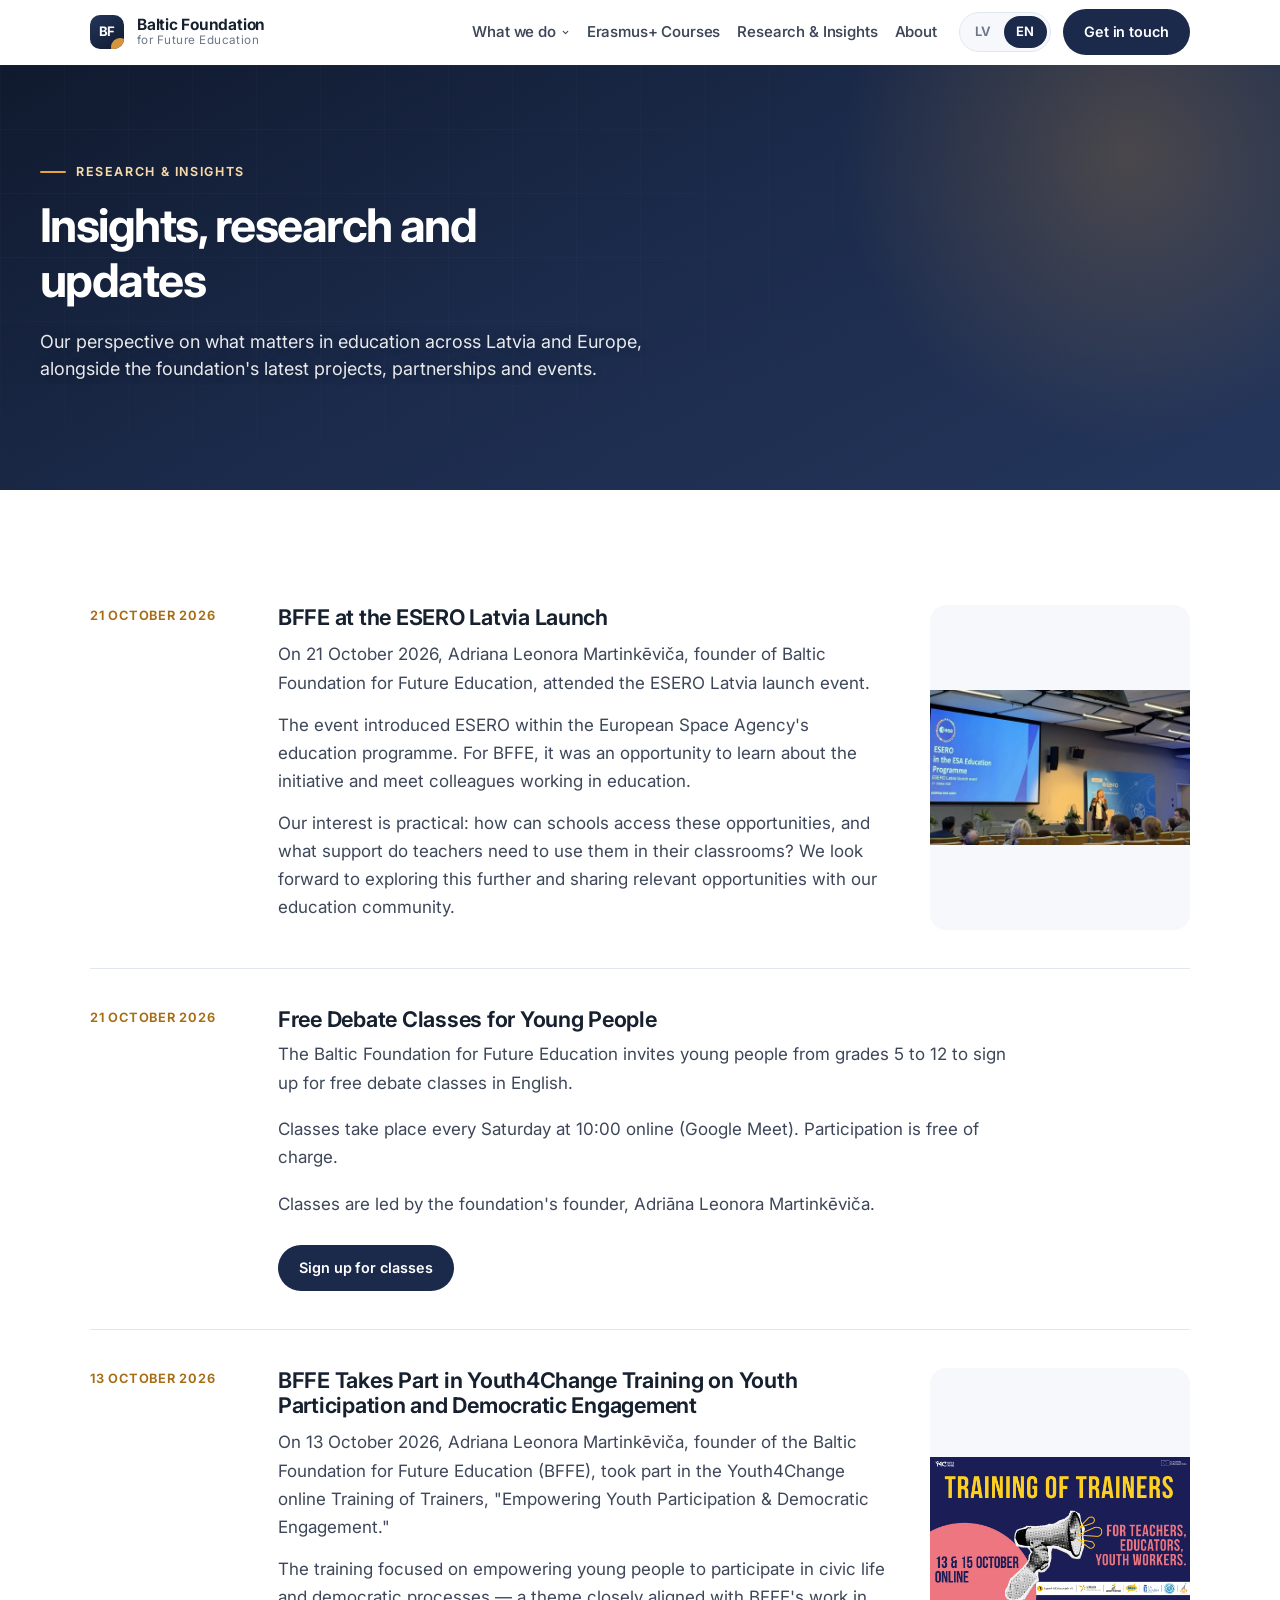
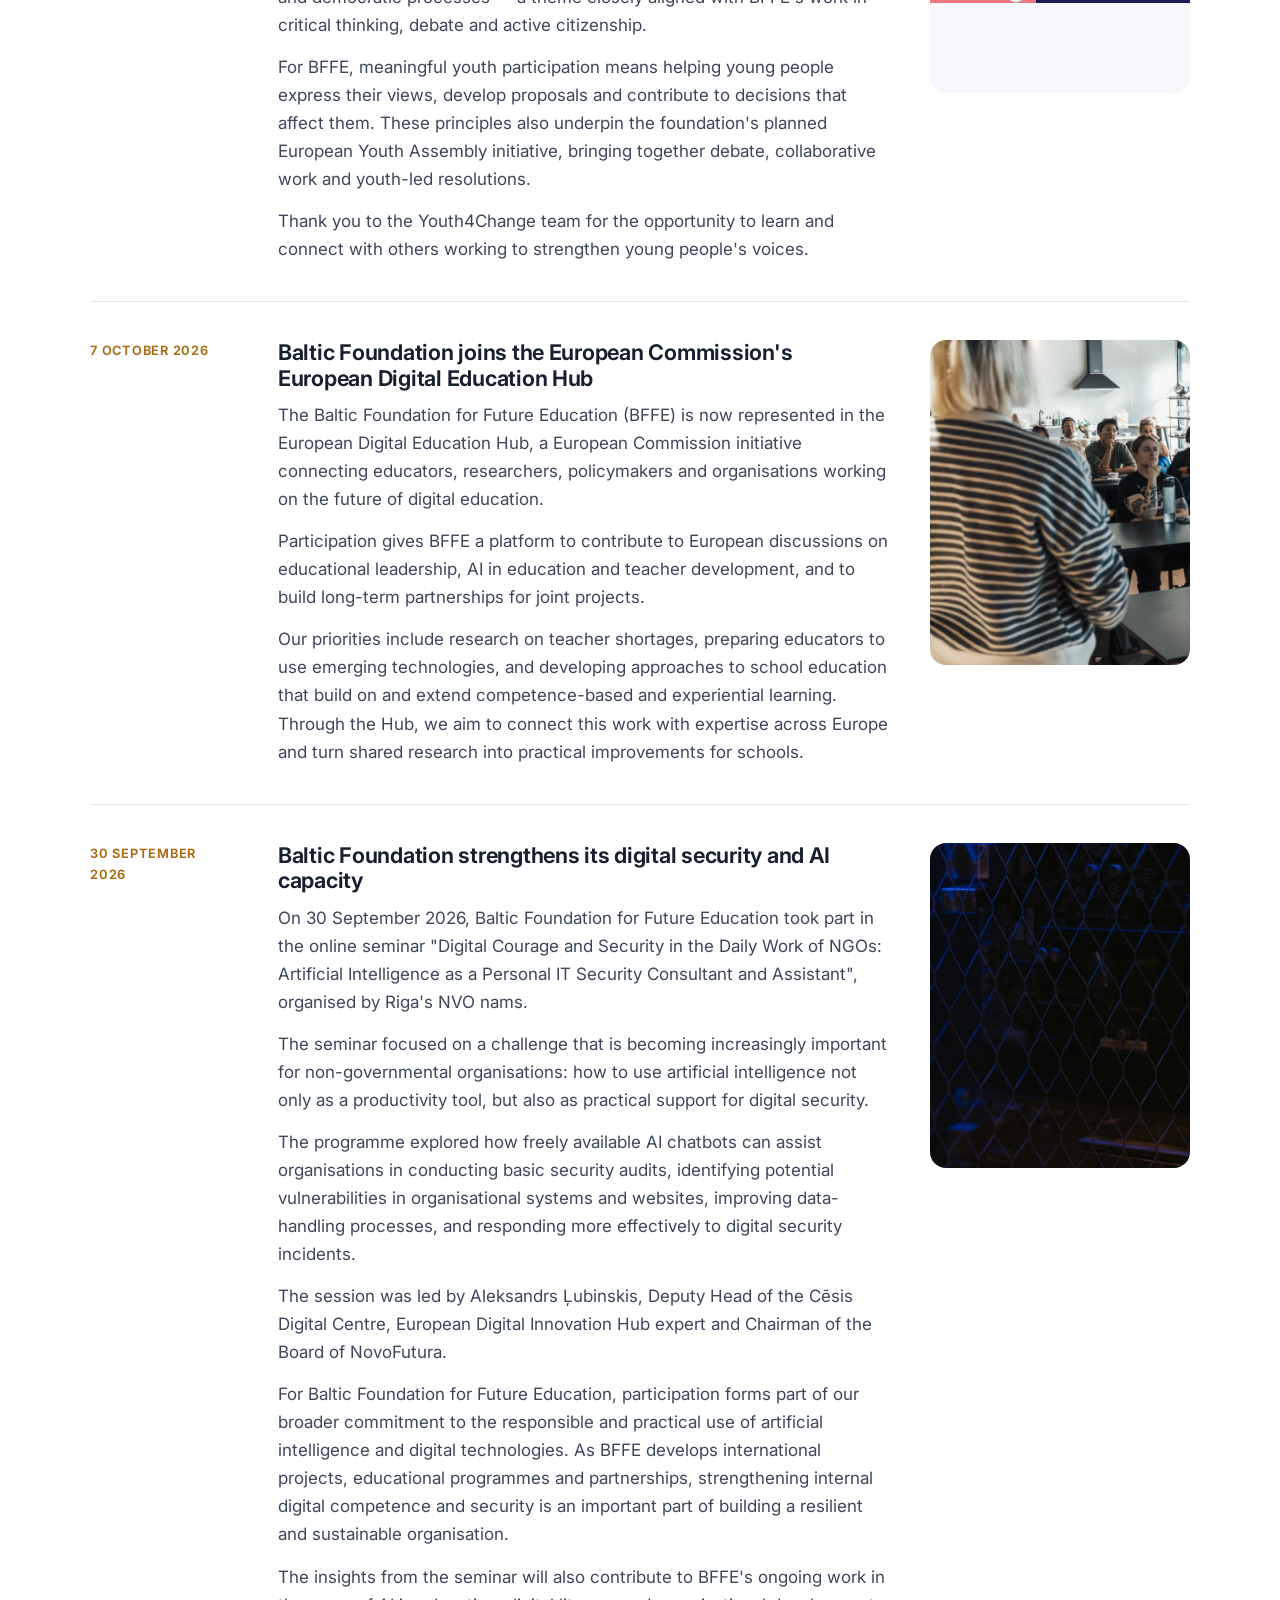
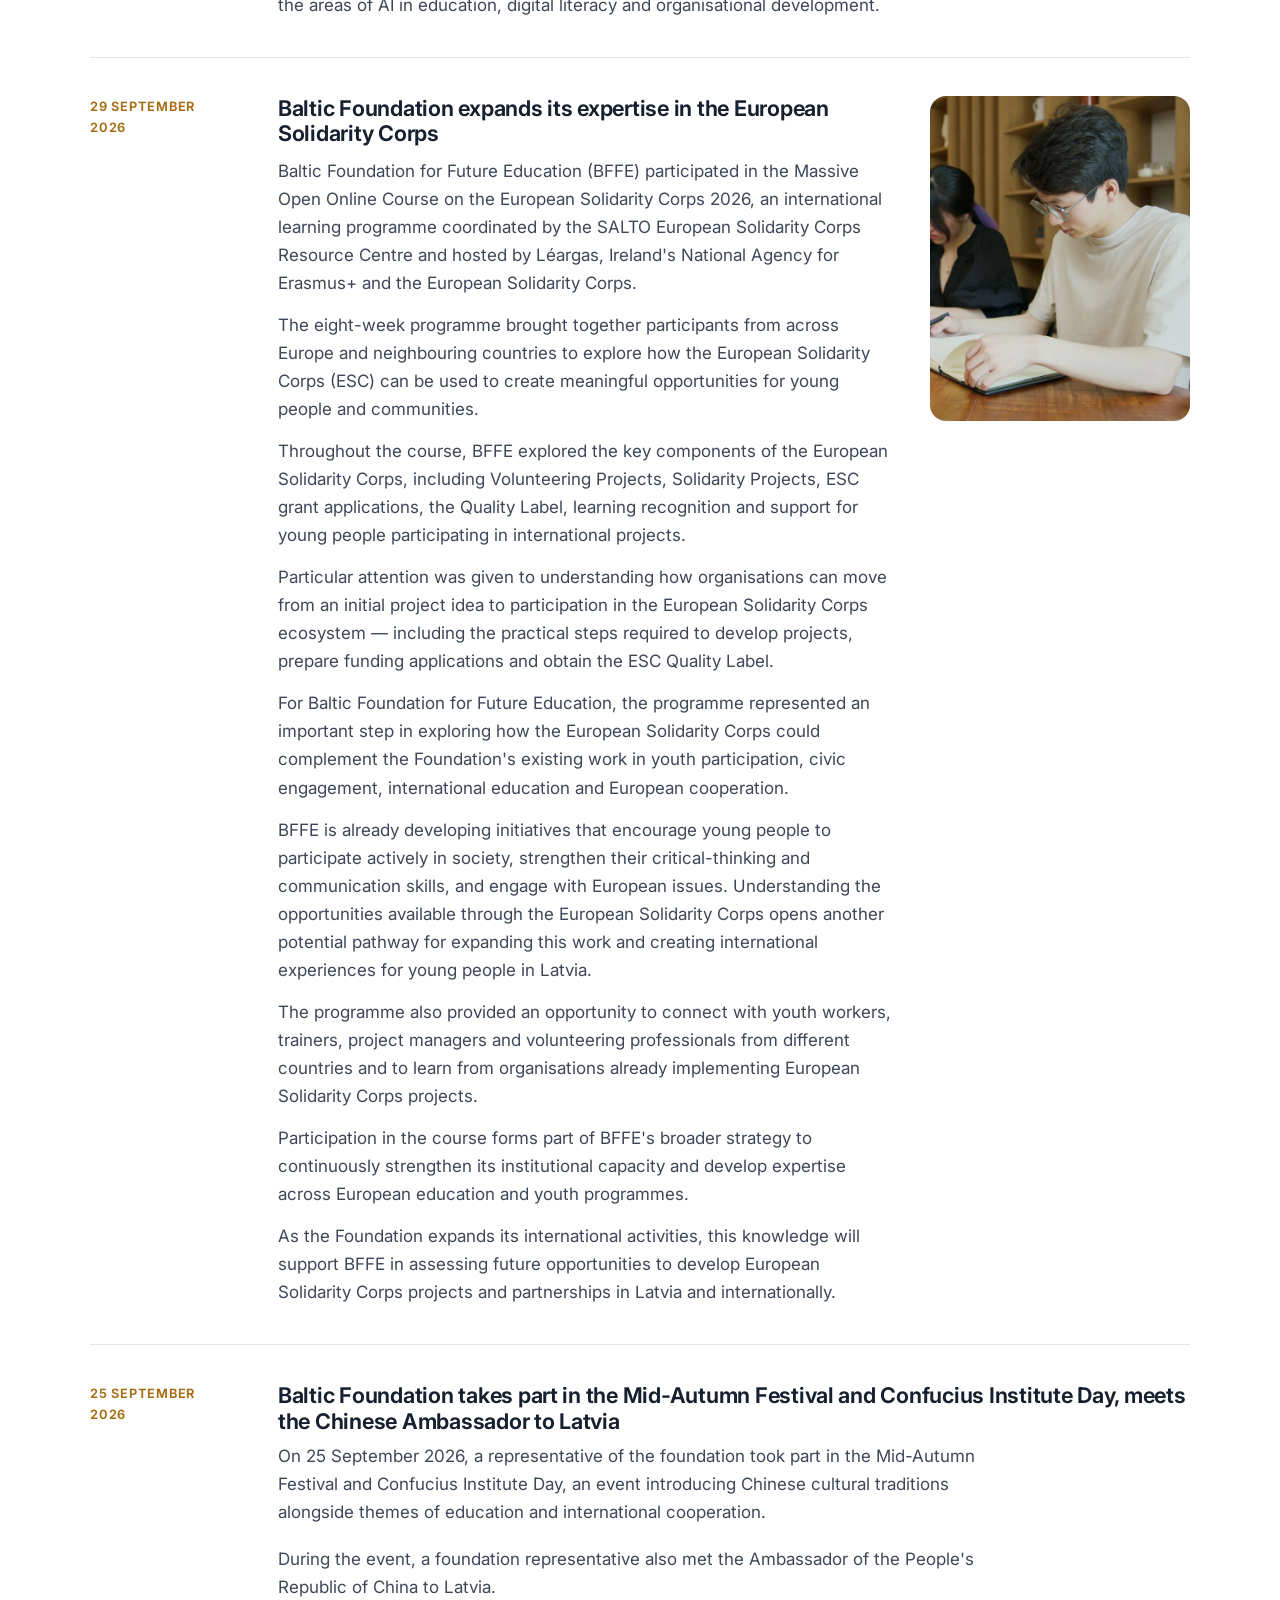
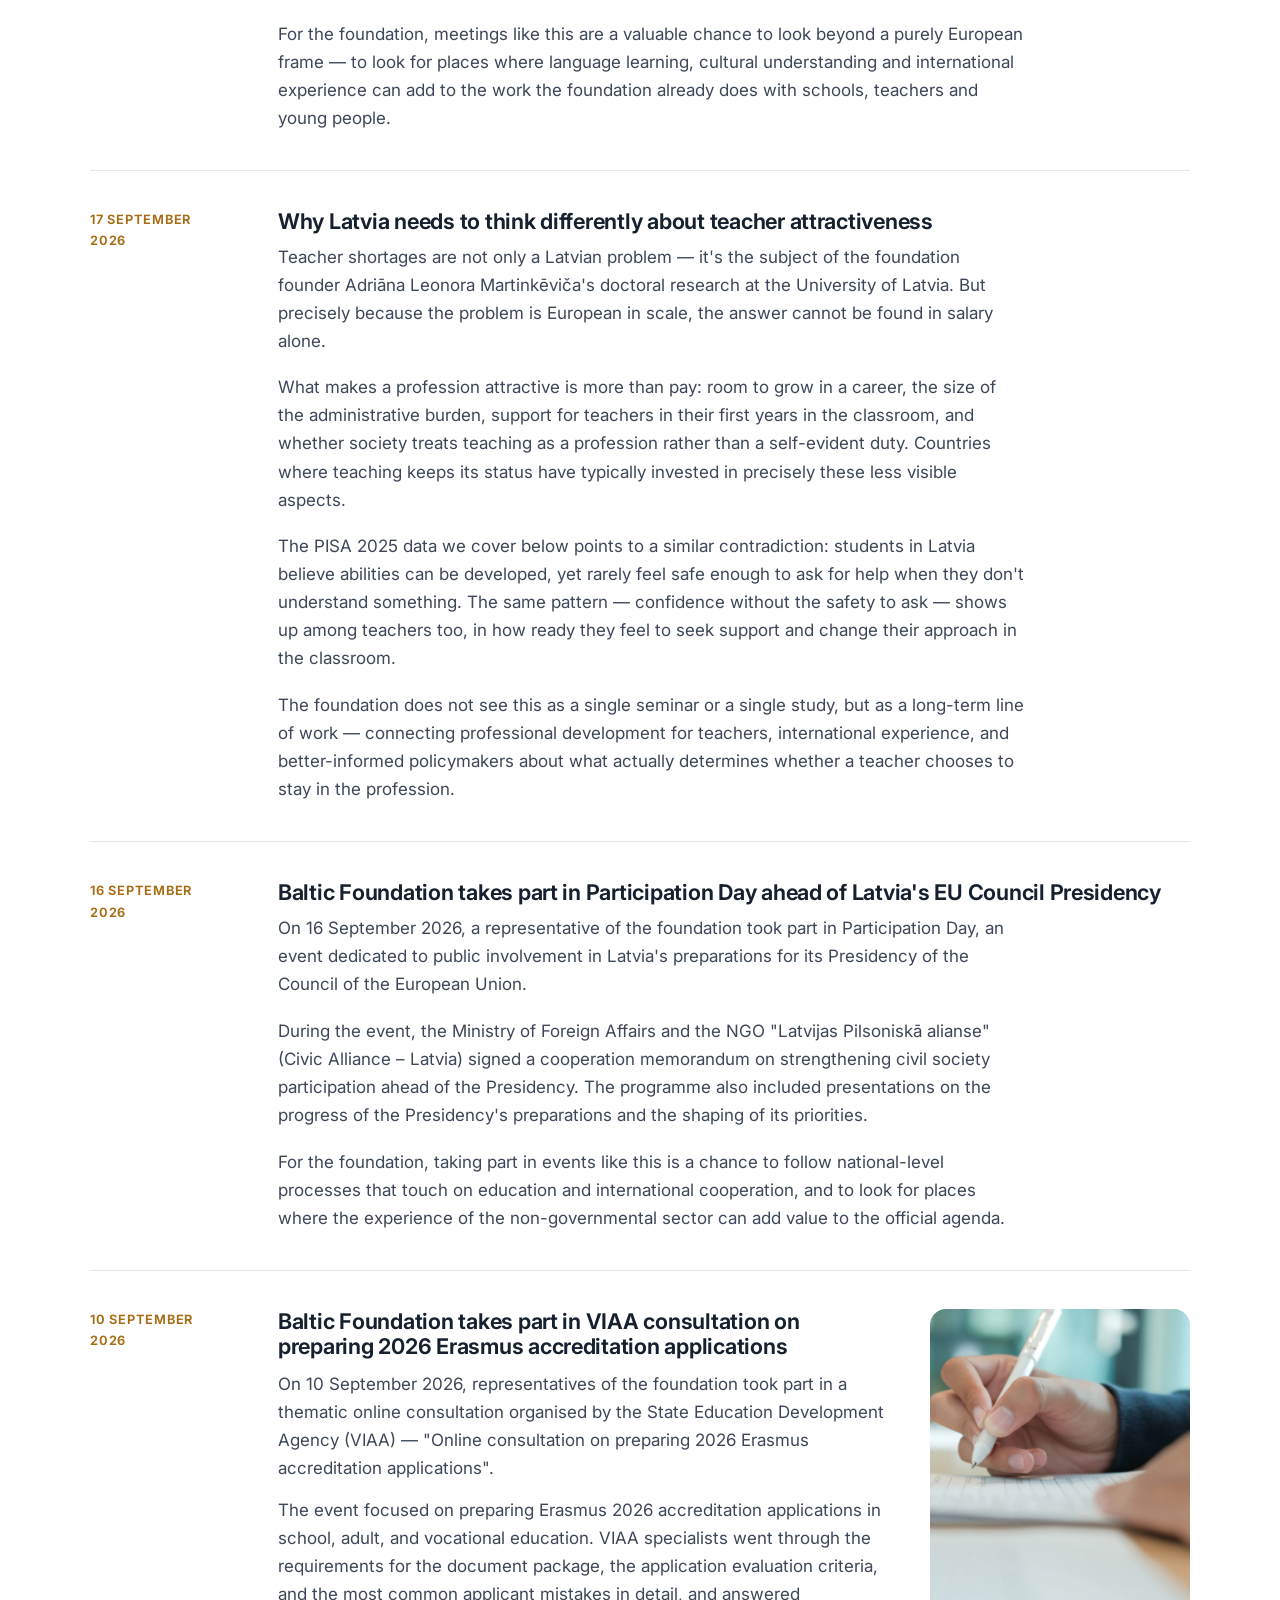
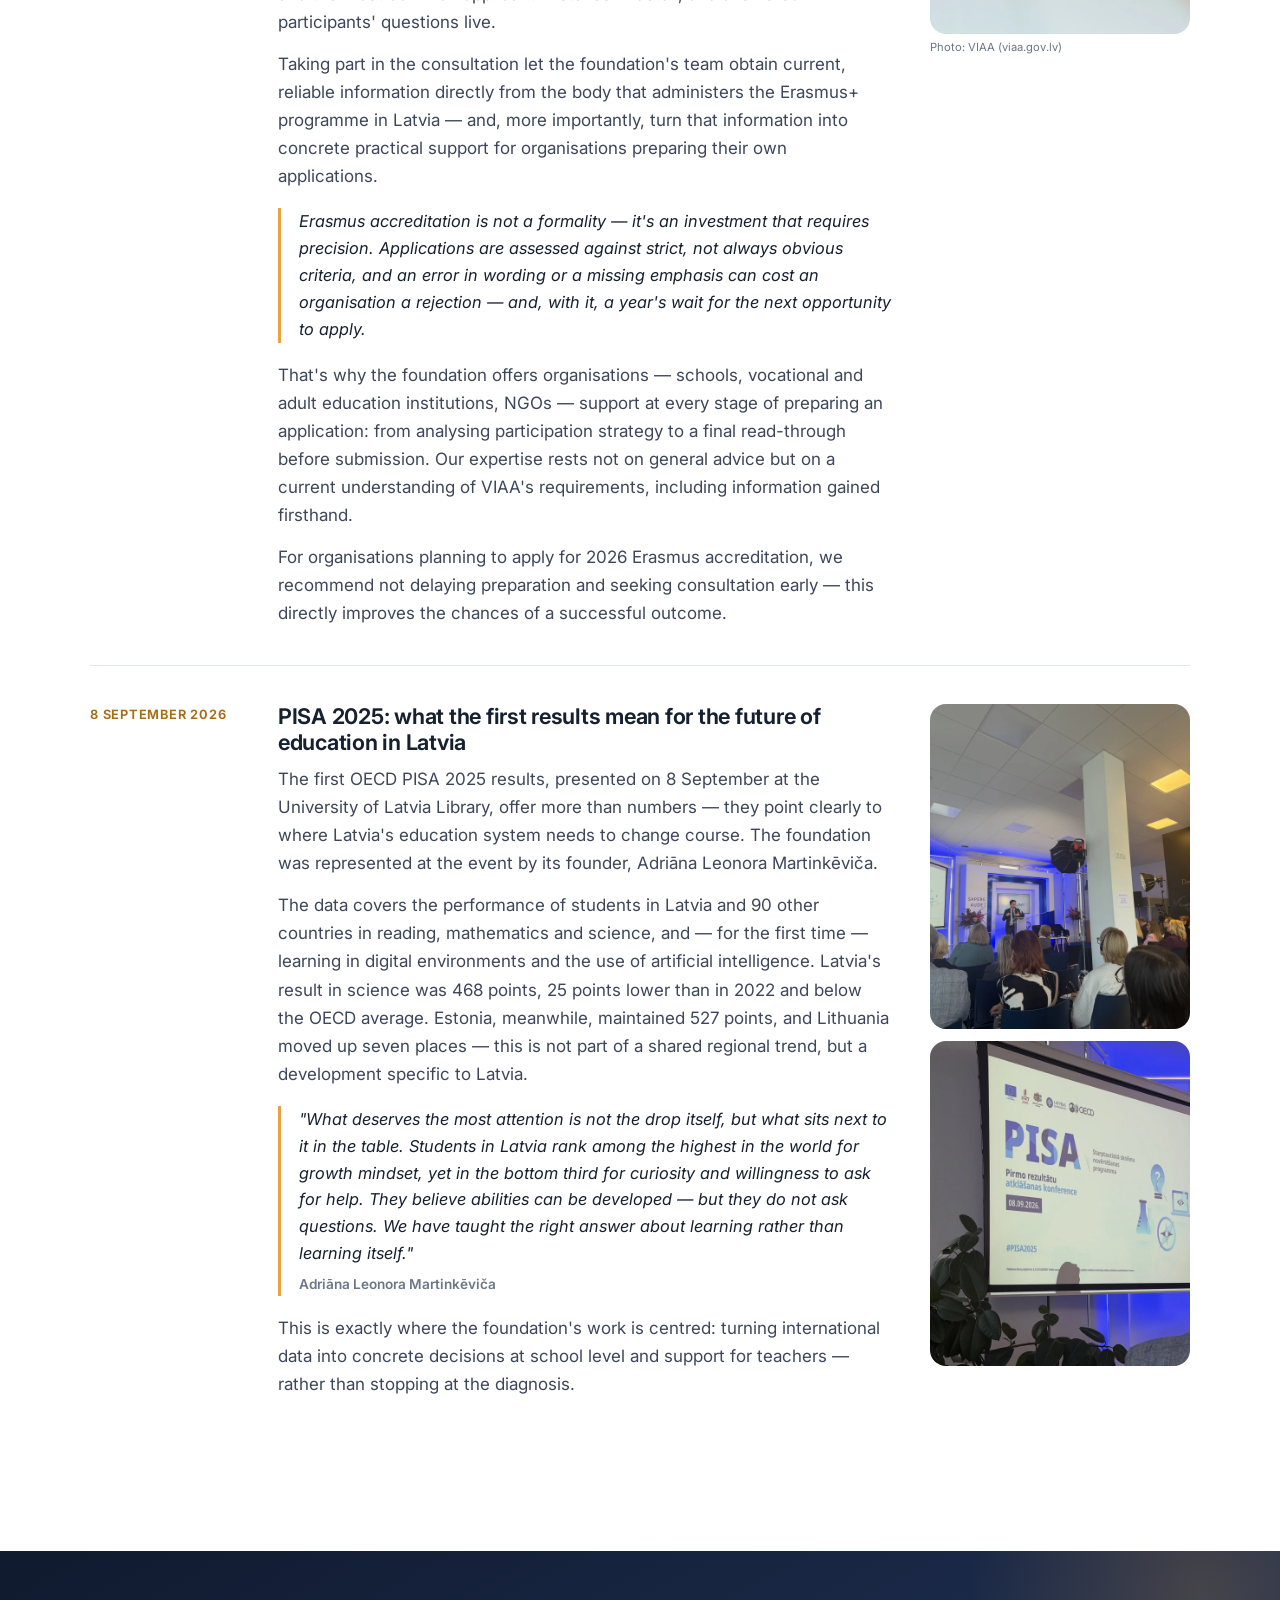
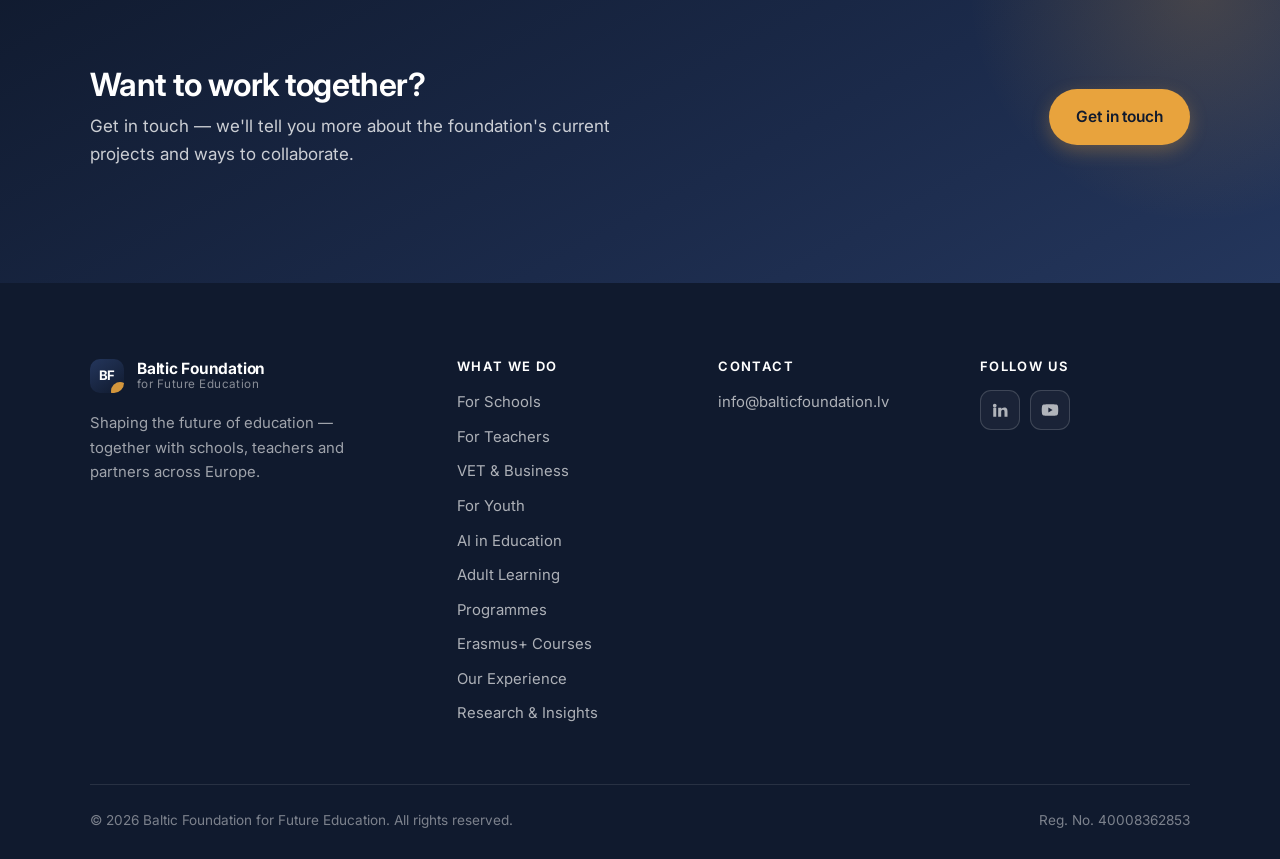
<file: aktualitates.html>
<!DOCTYPE html>
<html lang="lv">
<head>
<meta charset="utf-8">
<meta name="viewport" content="width=device-width, initial-scale=1">
<title>Pētījumi un aktualitātes — Baltic Foundation for Future Education</title>
<meta name="description" content="Fonda pētījumi, viedokļi un aktuālākie projekti, sadarbības un notikumi.">
<meta name="theme-color" content="#1B2A4A">

<meta property="og:type" content="website">
<meta property="og:site_name" content="Baltic Foundation for Future Education">
<meta property="og:title" content="Pētījumi un aktualitātes — Baltic Foundation for Future Education">
<meta property="og:description" content="Fonda pētījumi, viedokļi un aktuālākie projekti, sadarbības un notikumi.">
<meta property="og:url" content="https://balticfoundation.lv/aktualitates.html">
<meta property="og:image" content="https://balticfoundation.lv/assets/img/aktualitates-pisa2025.webp">
<meta property="og:locale" content="lv_LV">

<link rel="canonical" href="https://balticfoundation.lv/aktualitates.html">
<link rel="icon" href="data:image/svg+xml,<svg xmlns='http://www.w3.org/2000/svg' viewBox='0 0 32 32'><rect width='32' height='32' rx='8' fill='%231B2A4A'/><circle cx='25' cy='26' r='7' fill='%23E8A33D'/><text x='7' y='21' font-family='Helvetica,Arial' font-size='13' font-weight='bold' fill='white'>BF</text></svg>">

<link rel="preconnect" href="https://fonts.googleapis.com">
<link rel="preconnect" href="https://fonts.gstatic.com" crossorigin>
<link rel="stylesheet" href="https://fonts.googleapis.com/css2?family=Inter:wght@400;500;600;700&display=swap">
<link rel="stylesheet" href="assets/css/styles.css">

<!-- Marks that JS is running, so scroll-reveal may hide elements before revealing them. -->
<script>document.documentElement.className += " js";</script>
</head>
<body data-page="aktualitates">

<a class="skip-link" href="#main" data-i18n="nav.skip">Pāriet uz galveno saturu</a>

<!-- ========================= HEADER ========================= -->
<header class="header" id="header">
  <div class="container header__inner">

    <a class="logo" href="index.html">
      <span class="logo__mark"><span>BF</span></span>
      <span class="logo__text">
        <span class="logo__name">Baltic Foundation</span>
        <span class="logo__sub">for Future Education</span>
      </span>
    </a>

    <nav class="nav" aria-label="Primary">
      <div class="nav-dropdown">
        <button type="button" class="nav-dropdown__trigger" aria-expanded="false" aria-haspopup="true">
          <span data-i18n="nav.directions">Ko mēs darām</span>
          <svg viewBox="0 0 24 24" fill="none" stroke="currentColor" stroke-width="2" stroke-linecap="round" stroke-linejoin="round"><path d="m6 9 6 6 6-6"/></svg>
        </button>
        <div class="nav-dropdown__menu">
          <a class="nav-dropdown__item" href="index.html#skolam">
            <span class="nav-dropdown__item-text">
              <span class="nav-dropdown__item-title" data-i18n="nav.schools">Skolām</span>
              <span class="nav-dropdown__item-desc" data-i18n="nav.dropdown.schools.desc">Partnerības, projekti un skolas attīstība</span>
            </span>
            <svg class="nav-dropdown__item-arrow" viewBox="0 0 24 24" fill="none" stroke="currentColor" stroke-width="2" stroke-linecap="round" stroke-linejoin="round"><path d="M5 12h14M13 6l6 6-6 6"/></svg>
          </a>
          <a class="nav-dropdown__item" href="index.html#pedagogiem">
            <span class="nav-dropdown__item-text">
              <span class="nav-dropdown__item-title" data-i18n="nav.teachers">Pedagogiem</span>
              <span class="nav-dropdown__item-desc" data-i18n="nav.dropdown.teachers.desc">Profesionālā pilnveide un mācību resursi</span>
            </span>
            <svg class="nav-dropdown__item-arrow" viewBox="0 0 24 24" fill="none" stroke="currentColor" stroke-width="2" stroke-linecap="round" stroke-linejoin="round"><path d="M5 12h14M13 6l6 6-6 6"/></svg>
          </a>
          <a class="nav-dropdown__item" href="index.html#jauniesiem">
            <span class="nav-dropdown__item-text">
              <span class="nav-dropdown__item-title" data-i18n="nav.youth">Jauniešiem</span>
              <span class="nav-dropdown__item-desc" data-i18n="nav.dropdown.youth.desc">Līdzdalība, debates un starptautiskas iespējas</span>
            </span>
            <svg class="nav-dropdown__item-arrow" viewBox="0 0 24 24" fill="none" stroke="currentColor" stroke-width="2" stroke-linecap="round" stroke-linejoin="round"><path d="M5 12h14M13 6l6 6-6 6"/></svg>
          </a>
          <a class="nav-dropdown__item" href="index.html#ai">
            <span class="nav-dropdown__item-text">
              <span class="nav-dropdown__item-title" data-i18n="nav.ai">AI izglītībā</span>
              <span class="nav-dropdown__item-desc" data-i18n="nav.dropdown.ai.desc">Apmācības, pratība un izglītības inovācijas</span>
            </span>
            <svg class="nav-dropdown__item-arrow" viewBox="0 0 24 24" fill="none" stroke="currentColor" stroke-width="2" stroke-linecap="round" stroke-linejoin="round"><path d="M5 12h14M13 6l6 6-6 6"/></svg>
          </a>
          <a class="nav-dropdown__item" href="pieredze.html">
            <span class="nav-dropdown__item-text">
              <span class="nav-dropdown__item-title" data-i18n="nav.experience">Mūsu pieredze</span>
              <span class="nav-dropdown__item-desc" data-i18n="nav.dropdown.experience.desc">Projekti, partnerības un iepriekšējais darbs</span>
            </span>
            <svg class="nav-dropdown__item-arrow" viewBox="0 0 24 24" fill="none" stroke="currentColor" stroke-width="2" stroke-linecap="round" stroke-linejoin="round"><path d="M5 12h14M13 6l6 6-6 6"/></svg>
          </a>
        </div>
      </div>
      <a href="erasmus-kursi.html" data-i18n="nav.courses">Erasmus+ kursi</a>
      <a href="aktualitates.html" data-i18n="nav.news" aria-current="page">Pētījumi un aktualitātes</a>
      <a href="index.html#par-fondu" data-i18n="nav.about">Par fondu</a>
    </nav>

    <div class="header__actions">
      <div class="lang" role="group" data-i18n-aria-label="nav.lang" aria-label="Valodas izvēle">
        <button type="button" data-lang="lv" aria-pressed="true">LV</button>
        <button type="button" data-lang="en" aria-pressed="false">EN</button>
      </div>
      <a class="btn btn--navy btn--sm nav-cta" href="index.html#sadarbibai" data-i18n="nav.cta">Sazināties</a>
      <button class="burger" id="burger" type="button" aria-expanded="false" aria-controls="mobile-nav" data-i18n-aria-label="nav.menu" aria-label="Izvēlne">
        <span></span>
      </button>
    </div>

  </div>
</header>

<div class="mobile-nav" id="mobile-nav">
  <a href="index.html#virzieni"    data-i18n="nav.directions">Ko mēs darām</a>
  <a href="index.html#skolam"      data-i18n="nav.schools">Skolām</a>
  <a href="index.html#pedagogiem"  data-i18n="nav.teachers">Pedagogiem</a>
  <a href="index.html#profesionalajai" data-i18n="nav.vet">Profesionālajai izglītībai</a>
  <a href="index.html#jauniesiem"  data-i18n="nav.youth">Jauniešiem</a>
  <a href="index.html#ai"          data-i18n="nav.ai">AI izglītībā</a>
  <a href="index.html#pieaugusajiem" data-i18n="nav.adult">Pieaugušajiem</a>
  <a href="index.html#macibu-programmas" data-i18n="nav.programmes">Programmas</a>
  <a href="erasmus-kursi.html" data-i18n="nav.courses">Erasmus+ kursi</a>
  <a href="pieredze.html" data-i18n="nav.experience">Mūsu pieredze</a>
  <a href="aktualitates.html" data-i18n="nav.news" aria-current="page">Pētījumi un aktualitātes</a>
  <a href="index.html#par-fondu"   data-i18n="nav.about">Par fondu</a>
  <a class="btn btn--navy" href="index.html#sadarbibai" data-i18n="nav.cta">Sazināties</a>
</div>


<main id="main">
<span id="top"></span>

<!-- ========================= PAGE HERO (compact) ========================= -->
<section class="hero hero--compact">
  <div class="container">
    <span class="eyebrow" data-i18n="aktualitates.hero.eyebrow">Pētījumi un aktualitātes</span>
    <h1 data-i18n="aktualitates.hero.title">Ieskati, pētījumi un jaunumi</h1>
    <p class="hero__lead hero__lead--compact" data-i18n="aktualitates.hero.lead">Fonda skatījums uz izglītības aktualitātēm Latvijā un Eiropā, kā arī jaunākie projekti, sadarbības un notikumi.</p>
  </div>
</section>

<!-- ========================= NEWS LIST ========================= -->
<section class="section" id="jaunumi">
  <div class="container">
    <div class="news-list">

      <article class="news-item">
        <span class="news-item__date" data-i18n="aktualitates.item1.date">2026. gada 21. oktobris</span>
        <div class="news-item__content">
          <div class="news-item__text">
            <h3 data-i18n="aktualitates.item1.title">BFFE piedalās ESERO Latvia atklāšanas pasākumā</h3>
            <p data-i18n="aktualitates.item1.p1">2026. gada 21. oktobrī Adriāna Leonora Martinkēviča, Baltic Foundation for Future Education dibinātāja, apmeklēja ESERO Latvia atklāšanas pasākumu.</p>
            <p data-i18n="aktualitates.item1.p2">Pasākumā tika iepazīstināts ar ESERO vietu Eiropas Kosmosa aģentūras izglītības programmā. BFFE tā bija iespēja uzzināt vairāk par šo iniciatīvu un iepazīties ar kolēģiem, kas strādā izglītības jomā.</p>
            <p data-i18n="aktualitates.item1.p3">Mūsu interese ir praktiska: kā skolas var piekļūt šīm iespējām un kāds atbalsts skolotājiem nepieciešams, lai tās izmantotu klasē? Mēs ar interesi sekosim šim virzienam un dalīsimies ar atbilstošām iespējām ar savu izglītības kopienu.</p>
          </div>
          <div class="news-item__media">
            <div class="news-item__photo">
              <img src="assets/img/aktualitates-esero-latvia.webp" data-i18n-alt="aktualitates.item1.image.alt" alt="Adriāna Leonora Martinkēviča uzrunā dalībniekus ESERO Latvia atklāšanas pasākumā" width="1152" height="684" loading="lazy" decoding="async">
            </div>
          </div>
        </div>
      </article>

      <article class="news-item">
        <span class="news-item__date" data-i18n="aktualitates.item2.date">2026. gada 21. oktobris</span>
        <div class="news-item__body">
          <h3 data-i18n="aktualitates.item2.title">Bezmaksas debašu nodarbības jauniešiem</h3>
          <p data-i18n="aktualitates.item2.p1">Baltic Foundation for Future Education aicina jauniešus no 5. līdz 12. klasei pieteikties bezmaksas debašu nodarbībām angļu valodā.</p>
          <p data-i18n="aktualitates.item2.p2">Nodarbības notiek katru sestdienu plkst. 10.00 tiešsaistē (Google Meet). Dalība ir bez maksas.</p>
          <p data-i18n="aktualitates.item2.p3">Nodarbības vada fonda dibinātāja Adriāna Leonora Martinkēviča.</p>
          <a class="btn btn--navy btn--sm" style="margin-top:8px" href="https://forms.gle/7wFbGma2sDqgT7Gj7" target="_blank" rel="noopener" data-i18n="aktualitates.item2.cta">Pieteikties nodarbībām</a>
        </div>
      </article>

      <article class="news-item">
        <span class="news-item__date" data-i18n="aktualitates.item3.date">2026. gada 13. oktobris</span>
        <div class="news-item__content">
          <div class="news-item__text">
            <h3 data-i18n="aktualitates.item3.title">BFFE piedalās Youth4Change apmācībā par jauniešu līdzdalību un demokrātisko iesaisti</h3>
            <p data-i18n="aktualitates.item3.p1">2026. gada 13. oktobrī Adriāna Leonora Martinkēviča, Baltic Foundation for Future Education (BFFE) dibinātāja, piedalījās Youth4Change tiešsaistes apmācībā treneriem „Empowering Youth Participation & Democratic Engagement" ("Jauniešu līdzdalības un demokrātiskās iesaistes stiprināšana").</p>
            <p data-i18n="aktualitates.item3.p2">Apmācība bija vērsta uz jauniešu iespēju stiprināšanu piedalīties pilsoniskajā dzīvē un demokrātiskajos procesos — tēma, kas cieši saistīta ar BFFE darbu kritiskās domāšanas, debašu un aktīvas pilsoniskās līdzdalības jomā.</p>
            <p data-i18n="aktualitates.item3.p3">BFFE izpratnē jēgpilna jauniešu līdzdalība nozīmē palīdzēt jauniešiem paust savu viedokli, izstrādāt priekšlikumus un iesaistīties lēmumos, kas skar viņus pašus. Šie paši principi ir pamatā arī fonda plānotajai Eiropas Jauniešu asamblejas (European Youth Assembly) iniciatīvai, kas apvieno debates, kopīgu darbu un jauniešu izstrādātas rezolūcijas.</p>
            <p data-i18n="aktualitates.item3.p4">Paldies Youth4Change komandai par iespēju mācīties un sazināties ar citiem, kas strādā, lai stiprinātu jauniešu balsi.</p>
          </div>
          <div class="news-item__media">
            <div class="news-item__photo">
              <img src="assets/img/aktualitates-y4c-tot.webp" data-i18n-alt="aktualitates.item3.image.alt" alt="Youth4Change apmācības treneriem baneris — Empowering Youth Participation & Democratic Engagement, 13. un 15. oktobris" width="1920" height="1080" loading="lazy" decoding="async">
            </div>
          </div>
        </div>
      </article>

      <article class="news-item">
        <span class="news-item__date" data-i18n="aktualitates.item4.date">2026. gada 7. oktobris</span>
        <div class="news-item__content">
          <div class="news-item__text">
            <h3 data-i18n="aktualitates.item4.title">BFFE pievienojas Eiropas Komisijas Eiropas Digitālās izglītības centram</h3>
            <p data-i18n="aktualitates.item4.p1">Baltic Foundation for Future Education (BFFE) tagad ir pārstāvēts Eiropas Digitālās izglītības centrā (European Digital Education Hub) — Eiropas Komisijas iniciatīvā, kas apvieno pedagogus, pētniekus, politikas veidotājus un organizācijas, kuras strādā pie digitālās izglītības nākotnes.</p>
            <p data-i18n="aktualitates.item4.p2">Dalība sniedz BFFE platformu, lai iesaistītos Eiropas diskusijās par izglītības vadību, AI izglītībā un pedagogu profesionālo attīstību, kā arī veidotu ilgtermiņa partnerības kopīgiem projektiem.</p>
            <p data-i18n="aktualitates.item4.p3">Mūsu prioritātes ietver pētniecību par skolotāju trūkumu, pedagogu sagatavošanu jaunāko tehnoloģiju lietošanai un pieejas izstrādi skolas izglītībai, kas balstās uz kompetencēs balstītu un pieredzē balstītu mācīšanos un to paplašina. Caur centru mēs vēlamies savienot šo darbu ar ekspertīzi visā Eiropā un pārvērst kopīgu pētniecību praktiskos uzlabojumos skolām.</p>
          </div>
          <div class="news-item__media">
            <div class="news-item__photo">
              <img src="assets/img/aktualitates-digital-education-hub.webp" data-i18n-alt="aktualitates.item4.image.alt" alt="Lektore uzrunā pedagogu grupu semināra telpā" width="1200" height="1500" loading="lazy" decoding="async">
            </div>
          </div>
        </div>
      </article>

      <article class="news-item">
        <span class="news-item__date" data-i18n="aktualitates.item5.date">2026. gada 30. septembris</span>
        <div class="news-item__content">
          <div class="news-item__text">
            <h3 data-i18n="aktualitates.item5.title">Fonds stiprina digitālo drošību un mākslīgā intelekta kompetenci</h3>
            <p data-i18n="aktualitates.item5.p1">2026. gada 30. septembrī Baltic Foundation for Future Education piedalījās Rīgas NVO nama rīkotajā tiešsaistes seminārā "Digitālā drosme un drošība NVO ikdienas darbā: mākslīgais intelekts kā personīgais IT drošības konsultants un asistents".</p>
            <p data-i18n="aktualitates.item5.p2">Seminārs pievērsās jautājumam, kas nevalstiskajām organizācijām kļūst arvien nozīmīgāks — kā izmantot mākslīgo intelektu ne tikai produktivitātes uzlabošanai, bet arī kā praktisku atbalstu digitālajai drošībai.</p>
            <p data-i18n="aktualitates.item5.p3">Programmā tika aplūkots, kā brīvi pieejami AI tērzēšanas rīki var palīdzēt organizācijām veikt pamata drošības auditus, atpazīt iespējamās ievainojamības organizācijas sistēmās un tīmekļa vietnēs, uzlabot datu apstrādes procesus un efektīvāk reaģēt uz digitālās drošības incidentiem.</p>
            <p data-i18n="aktualitates.item5.p4">Semināru vadīja Aleksandrs Ļubinskis — Cēsu Digitālā centra vadītāja vietnieks, Eiropas Digitālās inovācijas centra (EDIH) eksperts un biedrības "NovoFutura" valdes priekšsēdētājs.</p>
            <p data-i18n="aktualitates.item5.p5">Baltic Foundation for Future Education dalība šajā seminārā ir daļa no mūsu plašākās apņemšanās atbildīgi un praktiski izmantot mākslīgo intelektu un digitālās tehnoloģijas. Attīstot starptautiskus projektus, izglītības programmas un partnerības, iekšējās digitālās kompetences un drošības stiprināšana ir svarīga noturīgas un ilgtspējīgas organizācijas veidošanas sastāvdaļa.</p>
            <p data-i18n="aktualitates.item5.p6">Semināra atziņas papildinās arī fonda ilgtermiņa darbu AI izglītībā, digitālās pratības un organizācijas attīstības jomās.</p>
          </div>
          <div class="news-item__media">
            <div class="news-item__photo">
              <img src="assets/img/aktualitates-digital-security.webp" data-i18n-alt="aktualitates.item5.image.alt" alt="Tīkla režģis pār apgaismotu elektronikas plati — digitālās drošības simbols" width="1200" height="1500" loading="lazy" decoding="async">
            </div>
          </div>
        </div>
      </article>

      <article class="news-item">
        <span class="news-item__date" data-i18n="aktualitates.item6.date">2026. gada 29. septembris</span>
        <div class="news-item__content">
          <div class="news-item__text">
            <h3 data-i18n="aktualitates.item6.title">Fonds paplašina ekspertīzi Eiropas Solidaritātes korpusa jomā</h3>
            <p data-i18n="aktualitates.item6.p1">Baltic Foundation for Future Education (BFFE) piedalījās masveida atvērtajā tiešsaistes kursā (MOOC) par Eiropas Solidaritātes korpusu 2026 — starptautiskā mācību programmā, ko koordinē SALTO Eiropas Solidaritātes korpusa resursu centrs un rīko Léargas, Īrijas Erasmus+ un Eiropas Solidaritātes korpusa Nacionālā aģentūra.</p>
            <p data-i18n="aktualitates.item6.p2">Astoņu nedēļu programma pulcēja dalībniekus no visas Eiropas un kaimiņvalstīm, lai izpētītu, kā Eiropas Solidaritātes korpuss (ESK) var radīt jēgpilnas iespējas jauniešiem un kopienām.</p>
            <p data-i18n="aktualitates.item6.p3">Kursa laikā BFFE iepazina Eiropas Solidaritātes korpusa galvenās sastāvdaļas, tostarp brīvprātīgā darba projektus, solidaritātes projektus, ESK granta pieteikumus, kvalitātes zīmi (Quality Label), mācīšanās rezultātu atzīšanu un atbalstu jauniešiem, kas piedalās starptautiskos projektos.</p>
            <p data-i18n="aktualitates.item6.p4">Īpaša uzmanība tika pievērsta tam, kā organizācijas var pāriet no sākotnējas projekta idejas līdz dalībai Eiropas Solidaritātes korpusa ekosistēmā — tostarp praktiskajiem soļiem, kas nepieciešami projektu izstrādei, finansējuma pieteikumu sagatavošanai un ESK kvalitātes zīmes iegūšanai.</p>
            <p data-i18n="aktualitates.item6.p5">Baltic Foundation for Future Education šī programma bija nozīmīgs solis, izpētot, kā Eiropas Solidaritātes korpuss varētu papildināt fonda esošo darbu jauniešu līdzdalības, pilsoniskās iesaistes, starptautiskās izglītības un Eiropas sadarbības jomā.</p>
            <p data-i18n="aktualitates.item6.p6">BFFE jau attīsta iniciatīvas, kas mudina jauniešus aktīvi iesaistīties sabiedrībā, stiprināt kritiskās domāšanas un komunikācijas prasmes, kā arī iesaistīties Eiropas jautājumos. Izpratne par Eiropas Solidaritātes korpusa piedāvātajām iespējām paver vēl vienu potenciālu ceļu šī darba paplašināšanai un starptautiskas pieredzes radīšanai jauniešiem Latvijā.</p>
            <p data-i18n="aktualitates.item6.p7">Programma sniedza arī iespēju sazināties ar jaunatnes darbiniekiem, treneriem, projektu vadītājiem un brīvprātīgā darba jomas profesionāļiem no dažādām valstīm un mācīties no organizācijām, kas jau īsteno Eiropas Solidaritātes korpusa projektus.</p>
            <p data-i18n="aktualitates.item6.p8">Dalība kursā ir daļa no BFFE plašākās stratēģijas — pastāvīgi stiprināt institucionālo kapacitāti un attīstīt ekspertīzi Eiropas izglītības un jaunatnes programmu jomā.</p>
            <p data-i18n="aktualitates.item6.p9">Paplašinot starptautisko darbību, šīs zināšanas palīdzēs BFFE izvērtēt turpmākās iespējas attīstīt Eiropas Solidaritātes korpusa projektus un partnerības Latvijā un starptautiski.</p>
          </div>
          <div class="news-item__media">
            <div class="news-item__photo">
              <img src="assets/img/aktualitates-esc-mooc.webp" data-i18n-alt="aktualitates.item6.image.alt" alt="Students strādā ar piezīmju grāmatiņu un klēpjdatoru pie koka galda kopīgā mācību telpā" width="1200" height="1500" loading="lazy" decoding="async">
            </div>
          </div>
        </div>
      </article>

      <article class="news-item">
        <span class="news-item__date" data-i18n="aktualitates.item7.date">2026. gada 25. septembris</span>
        <div class="news-item__body">
          <h3 data-i18n="aktualitates.item7.title">Fonds piedalās Rudens vidus svētkos un Konfūcija institūta dienā, tiekas ar Ķīnas vēstnieku Latvijā</h3>
          <p data-i18n="aktualitates.item7.p1">2026. gada 25. septembrī fonda pārstāve piedalījās Rudens vidus svētkos un Konfūcija institūta dienā — pasākumā, kas iepazīstināja ar ķīniešu kultūras tradīcijām un vienlaikus pievērsās izglītības un starptautiskās sadarbības tēmām.</p>
          <p data-i18n="aktualitates.item7.p2">Pasākuma ietvaros fonda pārstāve tikās arī ar Ķīnas Tautas Republikas vēstnieku Latvijā.</p>
          <p data-i18n="aktualitates.item7.p3">Fondam šāda tikšanās ir vērtīga iespēja paplašināt skatu ārpus Eiropas ietvara — meklēt vietas, kur valodu apguve, kultūras izpratne un starptautiskā pieredze var papildināt darbu, ko fonds jau veic ar skolām, pedagogiem un jauniešiem.</p>
        </div>
      </article>

      <article class="news-item">
        <span class="news-item__date" data-i18n="aktualitates.item8.date">2026. gada 17. septembris</span>
        <div class="news-item__body">
          <h3 data-i18n="aktualitates.item8.title">Kāpēc Latvijai jādomā savādāk par skolotāja profesijas pievilcību</h3>
          <p data-i18n="aktualitates.item8.p1">Skolotāju trūkums nav tikai Latvijas problēma — tā ir tēma, ko fonda dibinātāja Adriāna Leonora Martinkēviča pēta savā doktora darbā Latvijas Universitātē. Bet tieši tāpēc, ka problēma ir Eiropas mēroga, atbildi nevar meklēt tikai algas pielikumā.</p>
          <p data-i18n="aktualitates.item8.p2">Profesijas pievilcību veido vairāk nekā atalgojums: karjeras izaugsmes iespējas, administratīvā sloga apjoms, atbalsts jauniem skolotājiem pirmajos darba gados un tas, cik lielā mērā sabiedrība uztver skolotāja darbu kā profesionālu, nevis pašsaprotamu pienākumu. Valstis, kur skolotāja profesija saglabā prestižu, parasti ir ieguldījušas tieši šajos, mazāk redzamajos, aspektos.</p>
          <p data-i18n="aktualitates.item8.p3">Arī PISA 2025 dati, par kuriem rakstām tālāk, rāda līdzīgu pretrunu: Latvijas skolēni tic, ka spējas var attīstīt, taču reti jūtas droši uzdot jautājumu, kad kaut ko nesaprot. Šī pati aina — pārliecība bez drošības lūgt palīdzību — atkārtojas arī skolotāju vidū, kad runa ir par gatavību meklēt atbalstu un mainīt pieeju klasē.</p>
          <p data-i18n="aktualitates.item8.p4">Fonds šo jautājumu neredz kā vienu semināru vai vienu pētījumu, bet kā ilgtermiņa darba virzienu — savienojot pedagogu profesionālo pilnveidi, starptautisko pieredzi un politikas veidotāju informētību par to, kas patiešām ietekmē skolotāja lēmumu palikt profesijā.</p>
        </div>
      </article>

      <article class="news-item">
        <span class="news-item__date" data-i18n="aktualitates.item9.date">2026. gada 16. septembris</span>
        <div class="news-item__body">
          <h3 data-i18n="aktualitates.item9.title">Fonds piedalās Latvijas prezidentūras Eiropas Savienības Padomē Līdzdalības dienā</h3>
          <p data-i18n="aktualitates.item9.p1">2026. gada 16. septembrī fonda pārstāve piedalījās Līdzdalības dienā — pasākumā, kas veltīts sabiedrības iesaistei Latvijas gatavošanās procesā prezidentūrai Eiropas Savienības Padomē.</p>
          <p data-i18n="aktualitates.item9.p2">Pasākuma laikā Ārlietu ministrija un biedrība "Latvijas Pilsoniskā alianse" parakstīja sadarbības memorandu par pilsoniskās sabiedrības līdzdalības stiprināšanu, gatavojoties prezidentūrai. Programmā bija iekļautas arī prezentācijas par prezidentūras sagatavošanas gaitu un tās prioritāšu izstrādi.</p>
          <p data-i18n="aktualitates.item9.p3">Fondam dalība šāda mēroga pasākumos ir iespēja sekot līdzi valsts līmeņa procesiem, kas skar izglītības un starptautiskās sadarbības jomu, un meklēt punktus, kur nevalstiskā sektora pieredze var papildināt oficiālo darba kārtību.</p>
        </div>
      </article>

      <article class="news-item">
        <span class="news-item__date" data-i18n="aktualitates.item10.date">2026. gada 10. septembris</span>
        <div class="news-item__content">
          <div class="news-item__text">
            <h3 data-i18n="aktualitates.item10.title">Fonds piedalās VIAA konsultācijā par Erasmus 2026. gada akreditācijas pieteikumu sagatavošanu</h3>
            <p data-i18n="aktualitates.item10.p1">2026. gada 10. septembrī fonda pārstāvji piedalījās Valsts izglītības attīstības aģentūras (VIAA) rīkotajā tematiskajā tiešsaistes konsultācijā "Tiešsaistes konsultācijas par 2026. gada Erasmus akreditācijas pieteikumu sagatavošanu".</p>
            <p data-i18n="aktualitates.item10.p2">Pasākums bija veltīts Erasmus 2026. gada akreditācijas pieteikumu sagatavošanai skolu, pieaugušo un profesionālās izglītības jomā. VIAA speciālisti detalizēti skaidroja prasības dokumentu paketei, pieteikumu vērtēšanas kritērijus un biežākās pieteicēju kļūdas, kā arī atbildēja uz dalībnieku jautājumiem tiešraidē.</p>
            <p data-i18n="aktualitates.item10.p3">Dalība konsultācijā ļāva fonda komandai iegūt aktuālu un uzticamu informāciju tieši no organizācijas, kas Latvijā administrē Erasmus+ programmu — un, kas ir vēl svarīgāk, pārvērst šo informāciju konkrētā praktiskā atbalstā organizācijām, kuras gatavo savus pieteikumus.</p>
            <blockquote class="news-item__quote">
              <p data-i18n="aktualitates.item10.quote">Erasmus akreditācija nav formalitāte, bet investīcija, kas prasa precizitāti. Pieteikums tiek vērtēts pēc stingriem un ne vienmēr acīmredzamiem kritērijiem, un kļūda formulējumā vai nepieciešamā akcenta trūkums var organizācijai izmaksāt atteikumu — un līdz ar to gada gaidīšanu līdz nākamajai iespējai iesniegt dokumentus.</p>
            </blockquote>
            <p data-i18n="aktualitates.item10.p4">Tieši tāpēc fonds piedāvā organizācijām — skolām, profesionālās un pieaugušo izglītības iestādēm, nevalstiskajām organizācijām — atbalstu visos pieteikuma sagatavošanas posmos: no dalības stratēģijas analīzes līdz galīgajai pārbaudei pirms iesniegšanas. Mūsu ekspertīze balstās nevis uz vispārīgiem ieteikumiem, bet uz aktuālu izpratni par VIAA prasībām, tostarp iegūtu no pirmavota.</p>
            <p data-i18n="aktualitates.item10.p5">Organizācijām, kas plāno pieteikties Erasmus 2026. gada akreditācijai, iesakām sagatavošanos neatlikt un savlaicīgi vērsties pēc konsultācijas — tas tieši paaugstina izredzes uz veiksmīgu rezultātu.</p>
          </div>
          <div class="news-item__media">
            <div class="news-item__photo-wrap">
              <div class="news-item__photo">
                <img src="assets/img/aktualitates-viaa-erasmus.webp" data-i18n-alt="aktualitates.item10.image.alt" alt="Cilvēks aizpilda pieteikuma dokumentus ar pildspalvu" width="1200" height="1500" loading="lazy" decoding="async">
              </div>
              <span class="news-item__credit" data-i18n="aktualitates.item10.image.credit">Foto: VIAA (viaa.gov.lv)</span>
            </div>
          </div>
        </div>
      </article>

      <article class="news-item">
        <span class="news-item__date" data-i18n="aktualitates.item11.date">2026. gada 8. septembris</span>
        <div class="news-item__content">
          <div class="news-item__text">
            <h3 data-i18n="aktualitates.item11.title">PISA 2025: ko pirmie rezultāti nozīmē Latvijas izglītības nākotnei</h3>
            <p data-i18n="aktualitates.item11.p1">OECD PISA 2025 pirmie rezultāti, kas 8. septembrī tika prezentēti Latvijas Universitātes bibliotēkā, sniedz ne tikai skaitļus, bet arī skaidru signālu par to, kur Latvijas izglītības sistēmai jāmaina virziens. Fondu pasākumā pārstāvēja tā dibinātāja Adriāna Leonora Martinkēviča.</p>
            <p data-i18n="aktualitates.item11.p2">Dati aptver Latvijas un vēl 90 valstu skolēnu sniegumu lasīšanā, matemātikā un dabaszinātnēs, un pirmo reizi — arī mācīšanos digitālajā vidē un mākslīgā intelekta lietojumu. Latvijas rezultāts dabaszinātnēs — 468 punkti, par 25 punktiem mazāk nekā 2022. gadā un zem OECD vidējā līmeņa. Igaunija saglabāja 527 punktus, bet Lietuva pakāpās septiņas pozīcijas augstāk — proti, runa nav par kopēju reģionālu tendenci, bet gan par Latvijai specifisku attīstību.</p>
            <blockquote class="news-item__quote">
              <p data-i18n="aktualitates.item11.quote">„Visvairāk uzmanības pelna nevis pats kritums, bet tas, kas ir blakus tabulā. Latvijas skolēni ir starp pasaules augstākajiem rādītājiem izaugsmes domāšanā, bet pasaules apakšējā trešdaļā pēc ziņkārības un gatavības lūgt palīdzību. Viņi tic, ka spējas var attīstīt — bet neuzdod jautājumus. Mēs esam iemācījuši pareizo atbildi par mācīšanos, nevis pašu mācīšanos."</p>
              <cite data-i18n="aktualitates.item11.quote.cite">Adriāna Leonora Martinkēviča</cite>
            </blockquote>
            <p data-i18n="aktualitates.item11.p3">Tieši šeit slēpjas fonda darba kodols: pārvērst starptautiskos datus par konkrētiem lēmumiem klasē un atbalstu skolotājiem — nevis apstāties pie diagnozes.</p>
          </div>
          <div class="news-item__media">
            <div class="news-item__photo">
              <img src="assets/img/aktualitates-pisa2025.webp" data-i18n-alt="aktualitates.item11.image.alt" alt="Baltic Foundation pārstāve Adriāna Leonora Martinkēviča PISA 2025 pirmo rezultātu atklāšanā, Latvijas Universitātes bibliotēka, 2026. gada 8. septembris" width="1200" height="1500" loading="lazy" decoding="async">
            </div>
            <div class="news-item__photo">
              <img src="assets/img/aktualitates-pisa2025-screen.webp" data-i18n-alt="aktualitates.item11.image2.alt" alt="PISA 2025 pirmo rezultātu atklāšanas konferences prezentācijas ekrāns, 2026. gada 8. septembris" width="1200" height="1500" loading="lazy" decoding="async">
            </div>
          </div>
        </div>
      </article>

    </div>
  </div>
</section>

<!-- ========================= CLOSING CTA ========================= -->
<section class="section cta-band">
  <div class="container cta-band__inner">
    <div>
      <h2 data-i18n="aktualitates.cta.title">Vēlaties sadarboties?</h2>
      <p data-i18n="aktualitates.cta.text">Rakstiet mums — pastāstīsim vairāk par fonda aktuālajiem projektiem un iespējām sadarboties.</p>
    </div>
    <a class="btn btn--primary" href="index.html#sadarbibai" data-i18n="aktualitates.cta.button">Sazināties</a>
  </div>
</section>

</main>

<!-- ========================= FOOTER ========================= -->
<footer class="footer">
  <div class="container">
    <div class="footer__grid">

      <div>
        <a class="logo" href="index.html">
          <span class="logo__mark"><span>BF</span></span>
          <span class="logo__text">
            <span class="logo__name">Baltic Foundation</span>
            <span class="logo__sub">for Future Education</span>
          </span>
        </a>
        <p class="footer__tagline" data-i18n="footer.tagline">Veidojam nākotnes izglītību — kopā ar skolām, pedagogiem un partneriem Eiropā.</p>
      </div>

      <div>
        <h4 data-i18n="footer.nav">Virzieni</h4>
        <ul>
          <li><a href="index.html#skolam" data-i18n="nav.schools">Skolām</a></li>
          <li><a href="index.html#pedagogiem" data-i18n="nav.teachers">Pedagogiem</a></li>
          <li><a href="index.html#profesionalajai" data-i18n="nav.vet">Profesionālajai izglītībai</a></li>
          <li><a href="index.html#jauniesiem" data-i18n="nav.youth">Jauniešiem</a></li>
          <li><a href="index.html#ai" data-i18n="nav.ai">AI izglītībā</a></li>
          <li><a href="index.html#pieaugusajiem" data-i18n="nav.adult">Pieaugušajiem</a></li>
          <li><a href="index.html#macibu-programmas" data-i18n="nav.programmes">Programmas</a></li>
          <li><a href="erasmus-kursi.html" data-i18n="nav.courses">Erasmus+ kursi</a></li>
          <li><a href="pieredze.html" data-i18n="nav.experience">Mūsu pieredze</a></li>
          <li><a href="aktualitates.html" data-i18n="nav.news" aria-current="page">Pētījumi un aktualitātes</a></li>
        </ul>
      </div>

      <div>
        <h4 data-i18n="footer.contacts">Kontakti</h4>
        <ul>
          <li><a href="mailto:info@balticfoundation.lv">info@balticfoundation.lv</a></li>
        </ul>
      </div>

      <div>
        <h4 data-i18n="footer.follow">Sekojiet mums</h4>
        <div class="social">
          <a href="https://www.linkedin.com/" target="_blank" rel="noopener noreferrer" aria-label="LinkedIn">
            <svg viewBox="0 0 24 24" fill="currentColor"><path d="M4.98 3.5a2.5 2.5 0 1 1 0 5 2.5 2.5 0 0 1 0-5ZM3 9h4v12H3V9Zm7 0h3.8v1.7h.05c.53-.95 1.83-1.95 3.77-1.95C21.4 8.75 22 11 22 14.1V21h-4v-6.1c0-1.45-.03-3.32-2.05-3.32-2.05 0-2.37 1.58-2.37 3.21V21h-4V9Z"/></svg>
          </a>
          <a href="https://www.youtube.com/" target="_blank" rel="noopener noreferrer" aria-label="YouTube">
            <svg viewBox="0 0 24 24" fill="currentColor"><path d="M23 12s0-3.6-.46-5.32a2.77 2.77 0 0 0-1.95-1.96C18.87 4.25 12 4.25 12 4.25s-6.87 0-8.59.47A2.77 2.77 0 0 0 1.46 6.7C1 8.4 1 12 1 12s0 3.6.46 5.32c.26.95 1 1.7 1.95 1.96 1.72.47 8.59.47 8.59.47s6.87 0 8.59-.47a2.77 2.77 0 0 0 1.95-1.96C23 15.6 23 12 23 12ZM9.8 15.3V8.7l5.7 3.3-5.7 3.3Z"/></svg>
          </a>
        </div>
      </div>

    </div>

    <div class="footer__bottom">
      <span data-i18n="footer.rights">© 2026 Nodibinājums "Baltic Foundation for Future Education". Visas tiesības aizsargātas.</span>
      <span data-i18n="footer.reg">Reģ. Nr. 40008362853</span>
    </div>
  </div>
</footer>

<script src="assets/js/content.js"></script>
<script src="assets/js/main.js"></script>
</body>
</html>
</file>
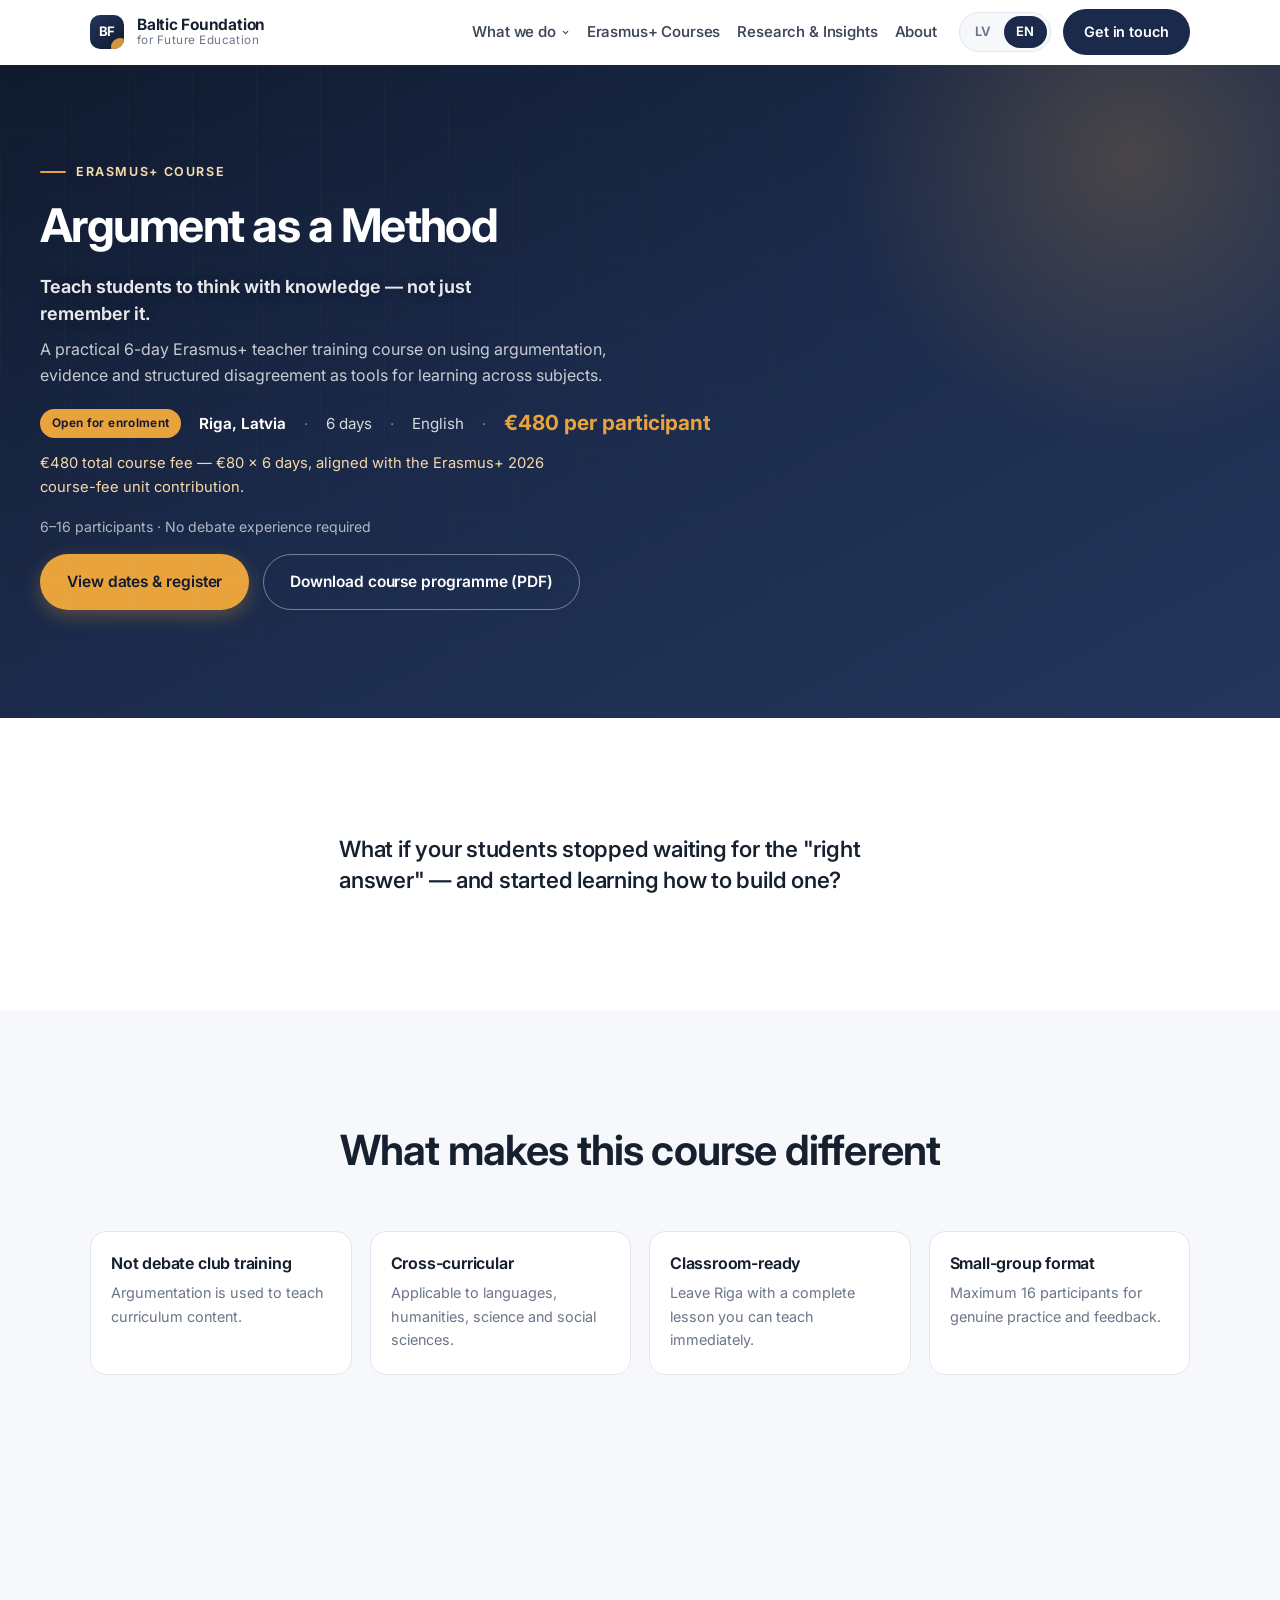
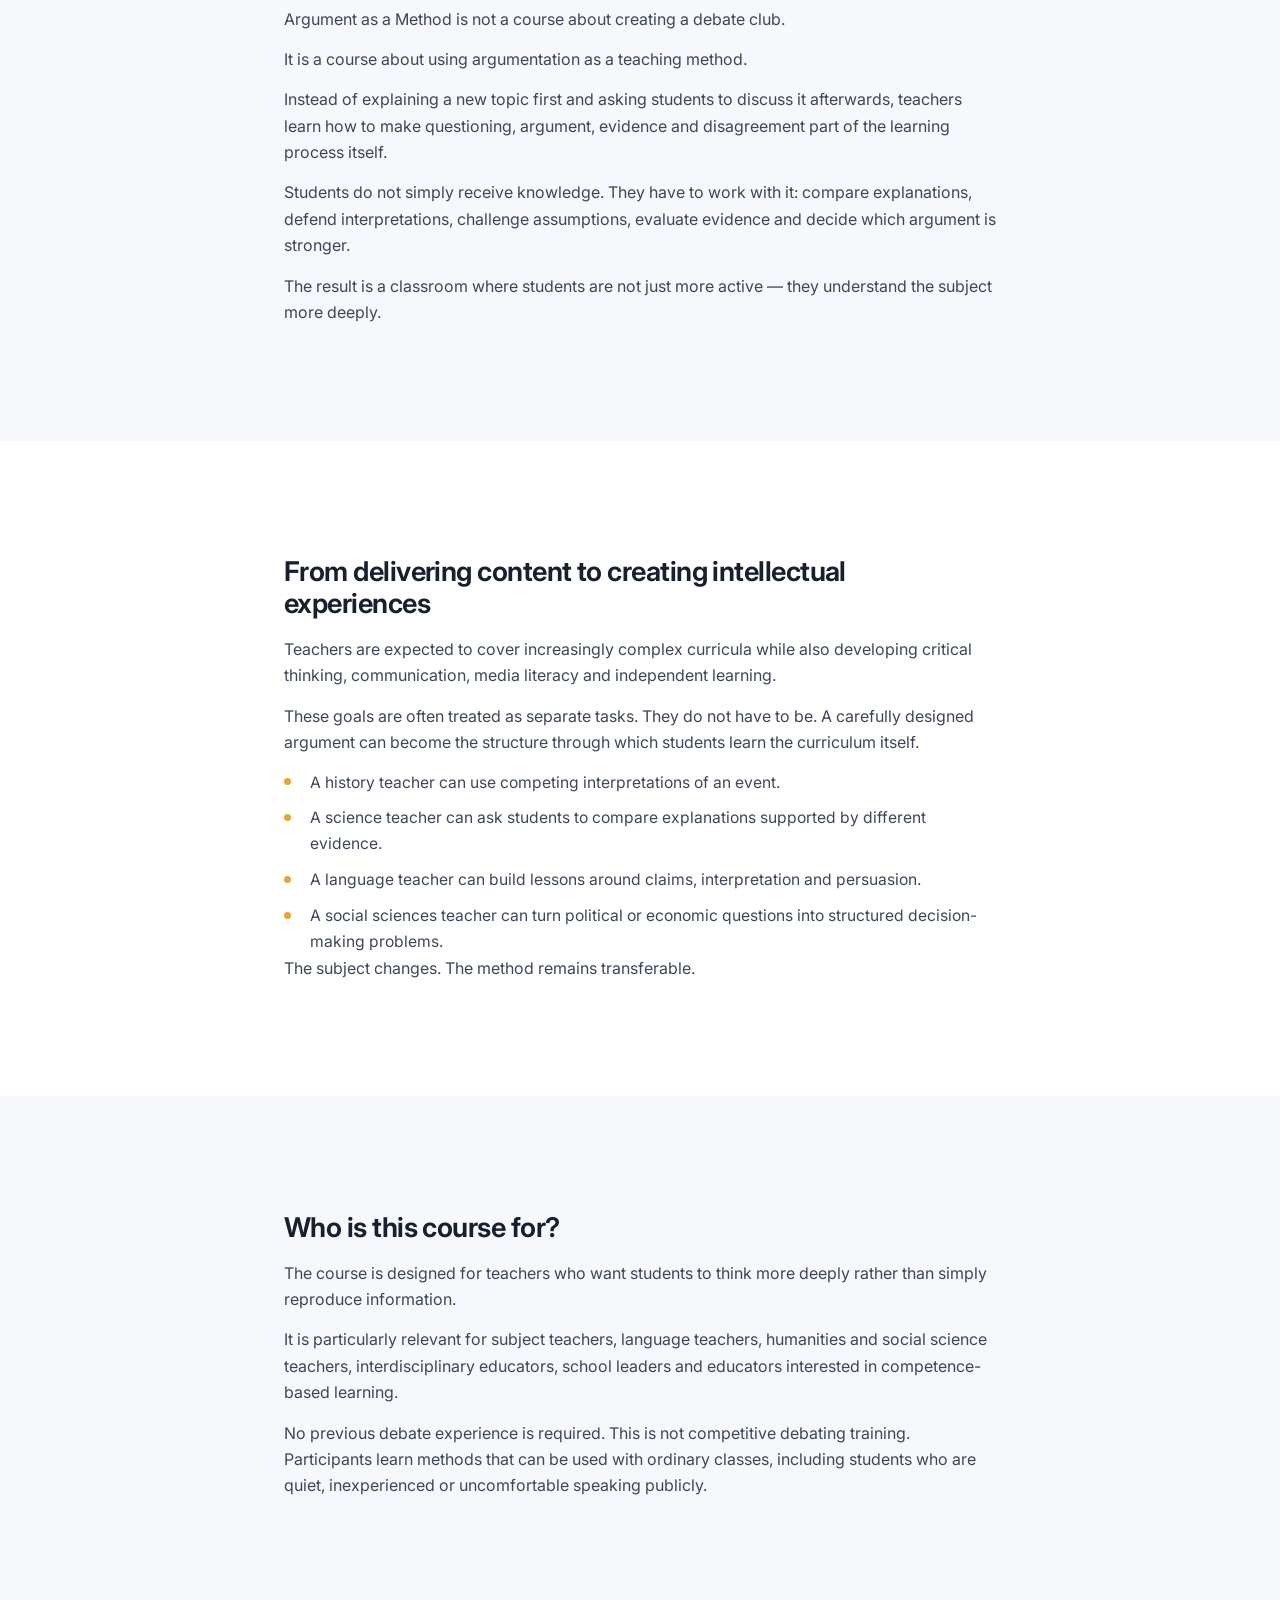
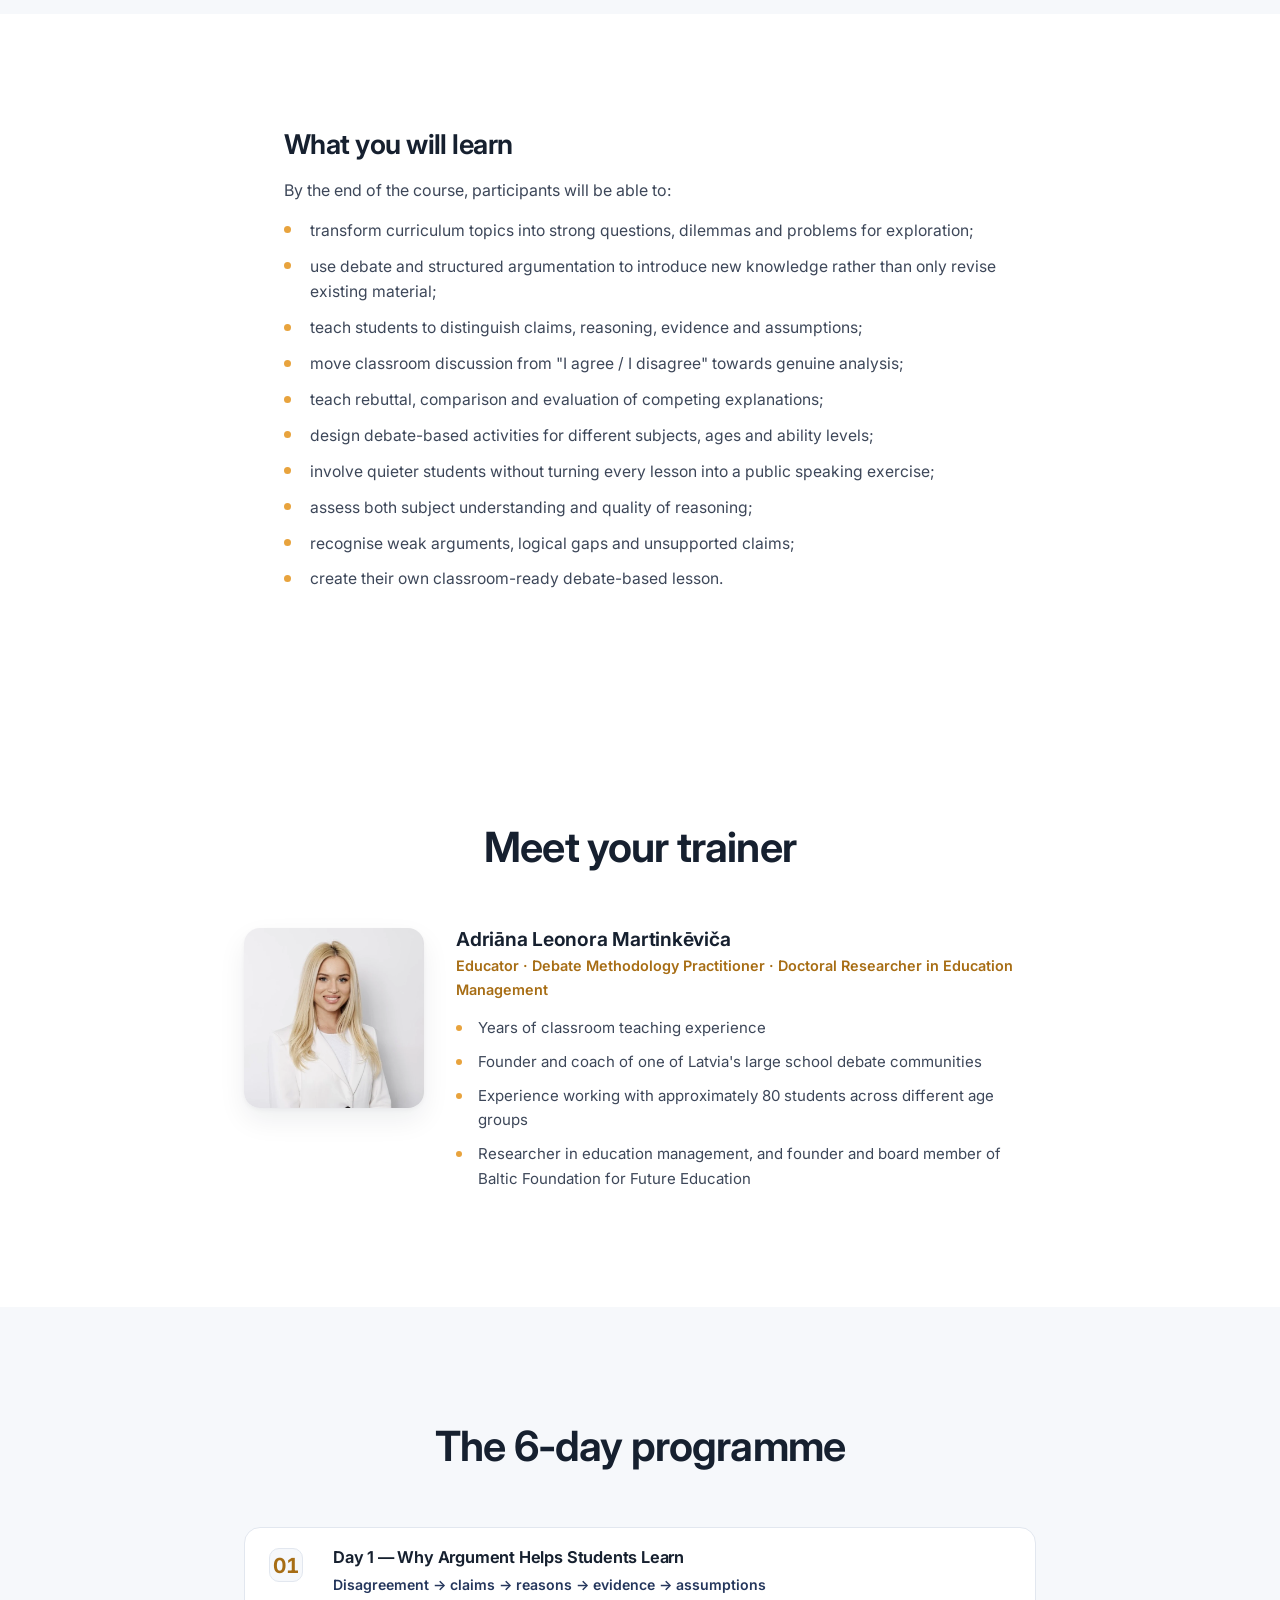
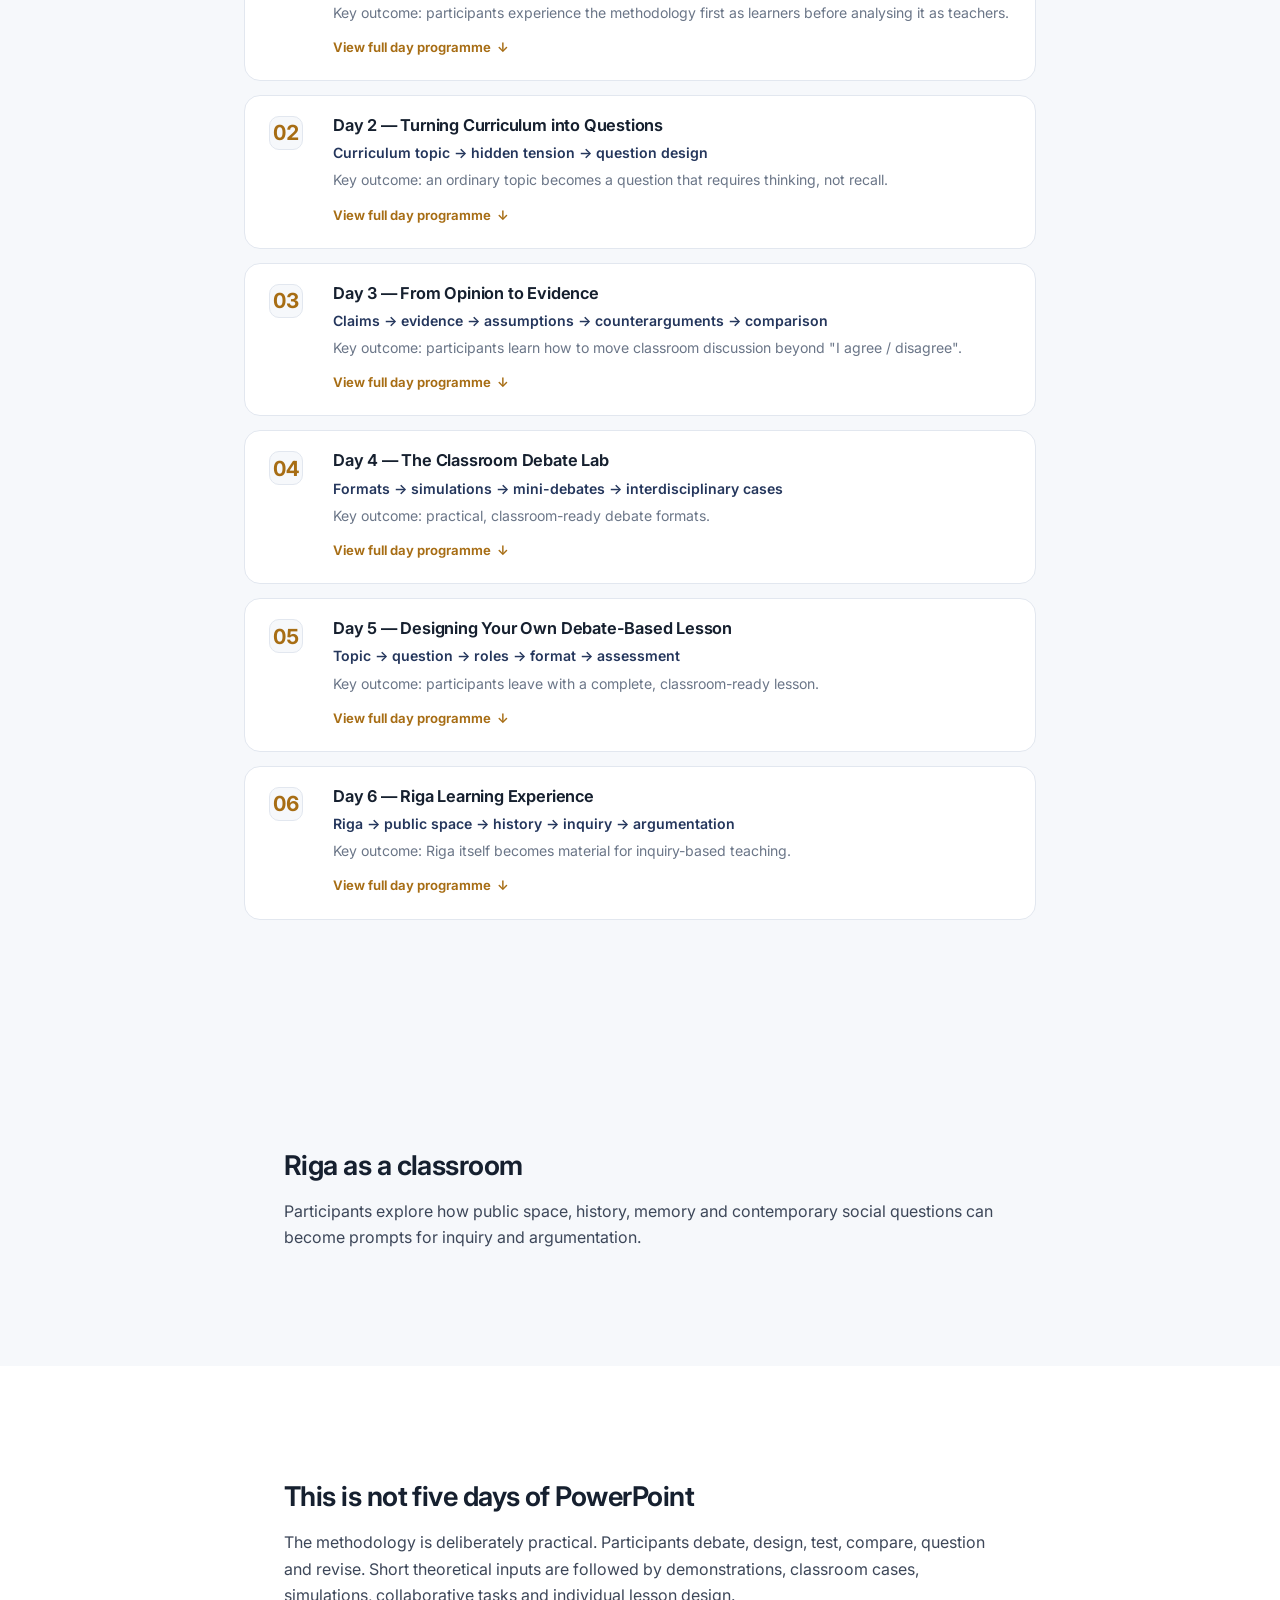
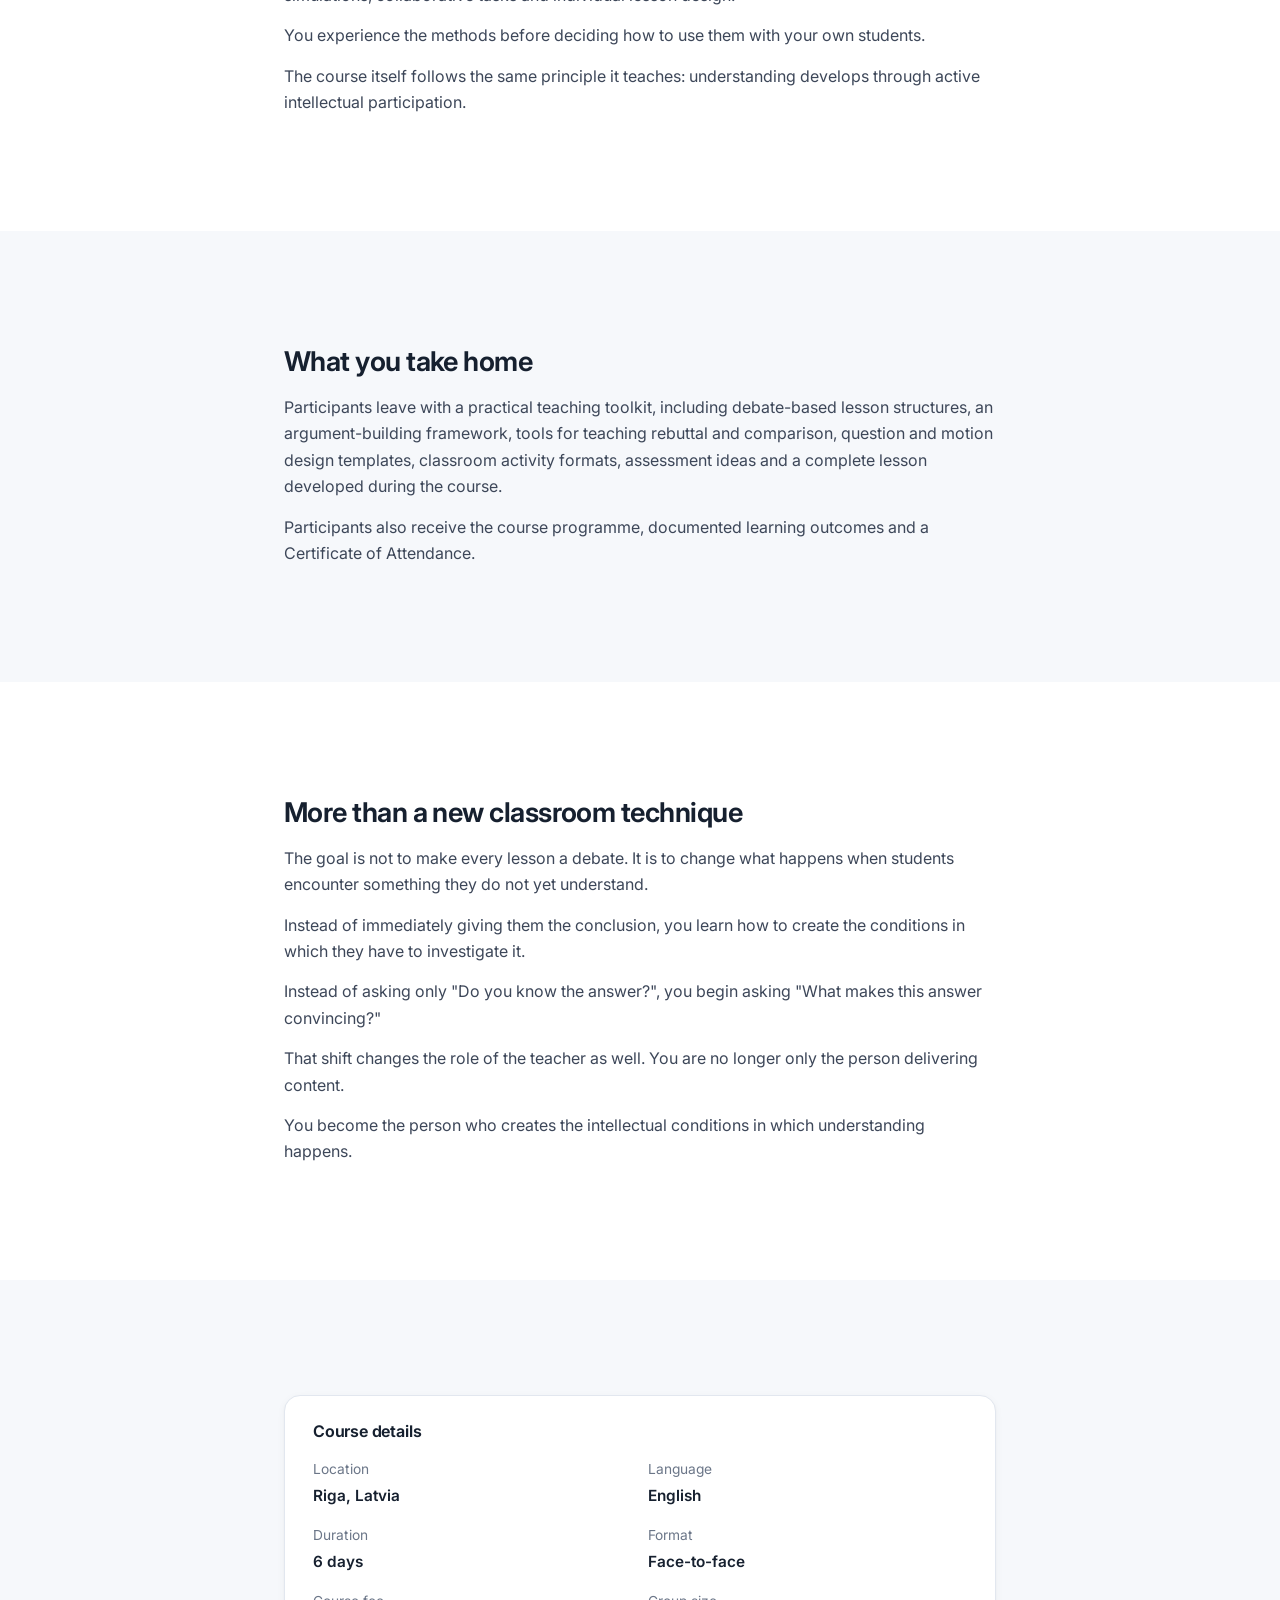
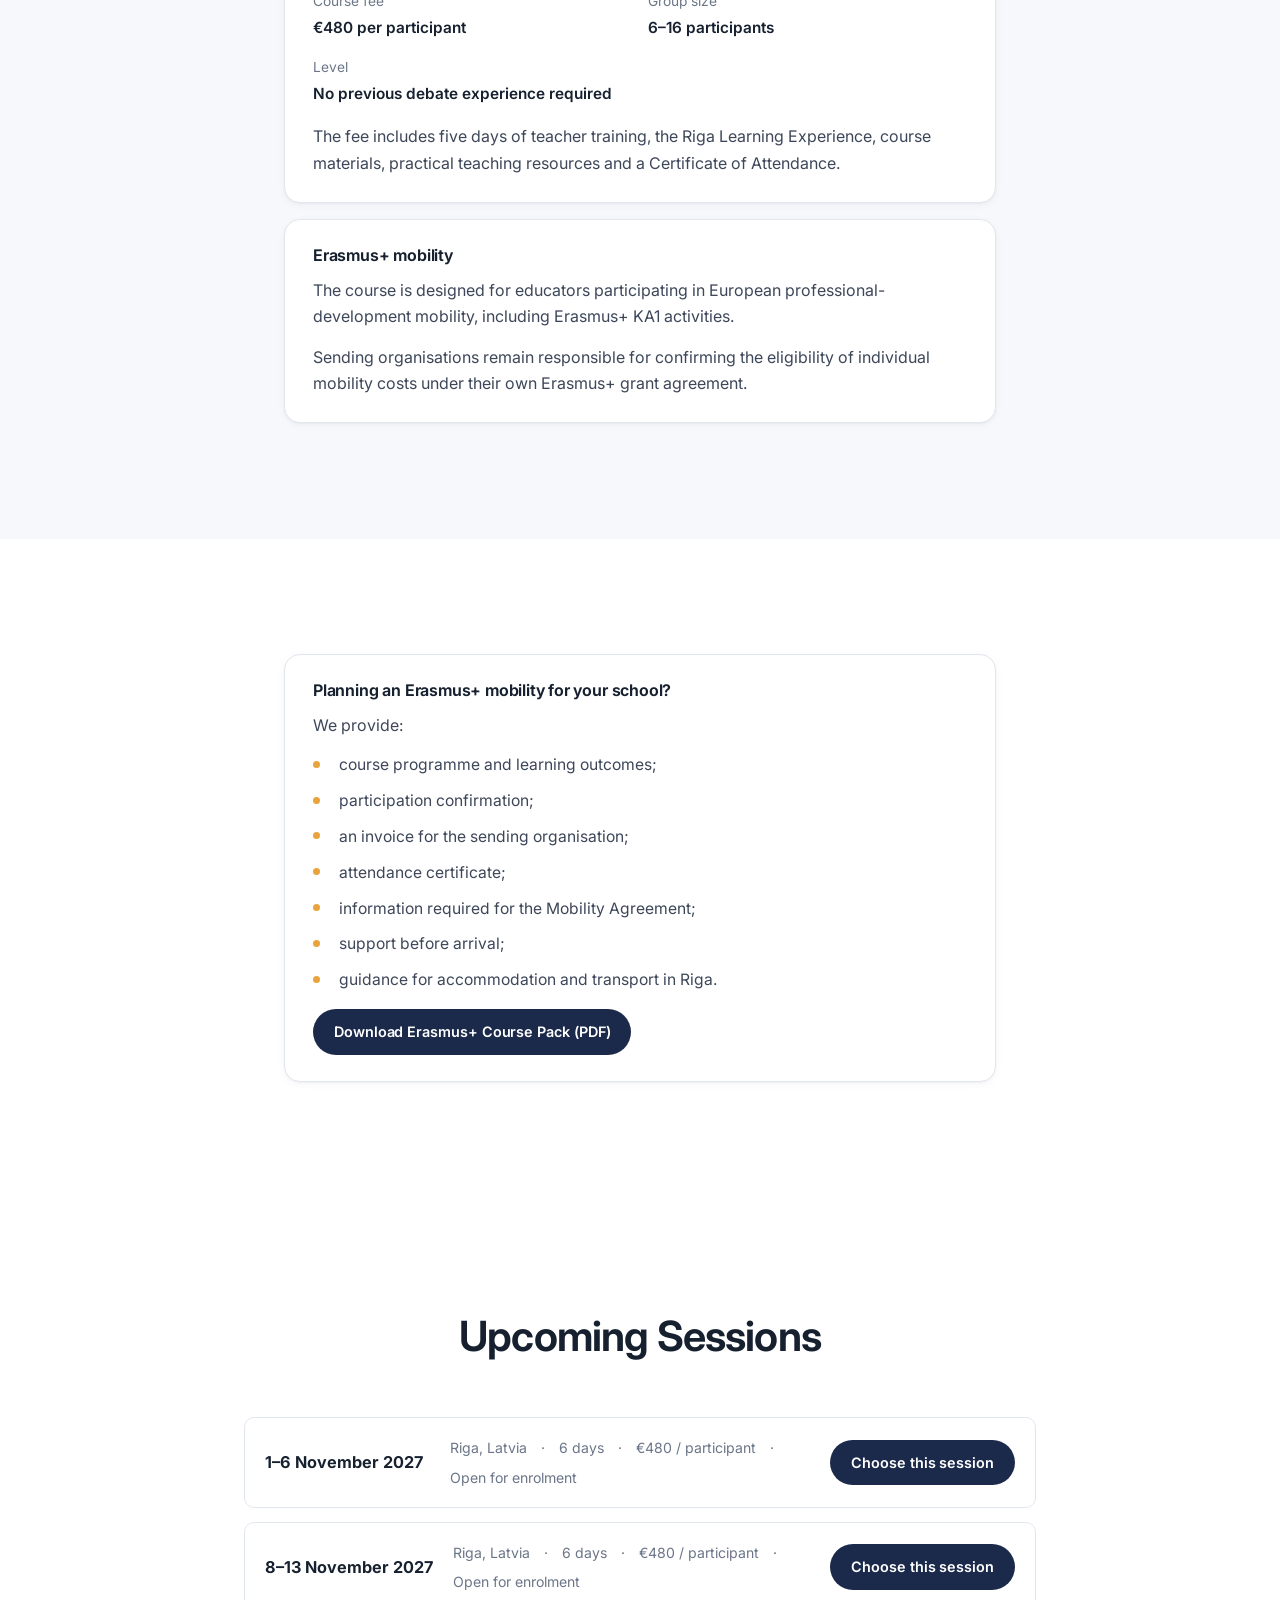
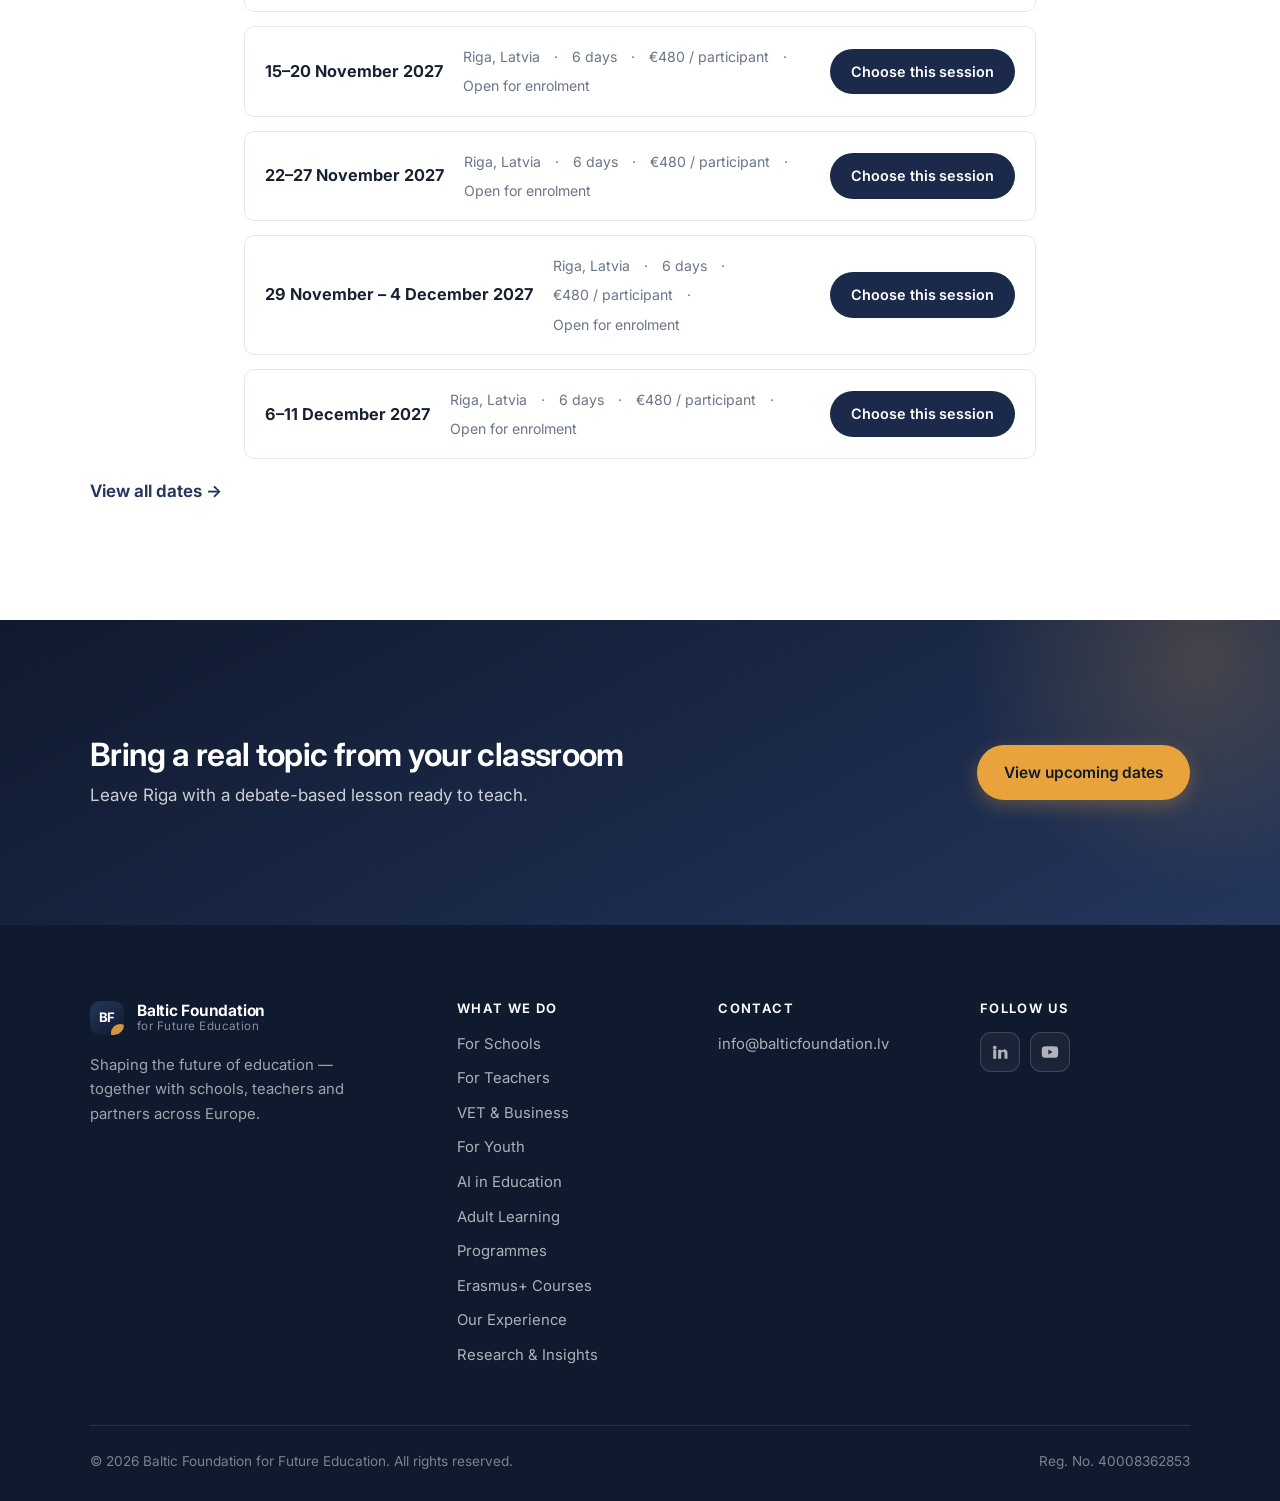
<file: course-argument-as-a-method.html>
<!DOCTYPE html>
<html lang="lv">
<head>
<meta charset="utf-8">
<meta name="viewport" content="width=device-width, initial-scale=1">
<title>Argument as a Method — Erasmus+ kurss Rīgā — Baltic Foundation for Future Education</title>
<meta name="description" content="Sešu dienu Erasmus+ pedagogu apmācību kurss Rīgā: kā izmantot argumentāciju un debates kā metodi jaunu zināšanu mācīšanai.">
<meta name="theme-color" content="#1B2A4A">

<meta property="og:type" content="website">
<meta property="og:site_name" content="Baltic Foundation for Future Education">
<meta property="og:title" content="Argument as a Method — Erasmus+ kurss Rīgā">
<meta property="og:description" content="Sešu dienu Erasmus+ pedagogu apmācību kurss Rīgā: kā izmantot argumentāciju un debates kā metodi jaunu zināšanu mācīšanai.">
<meta property="og:url" content="https://balticfoundation.lv/course-argument-as-a-method.html">
<meta property="og:image" content="https://balticfoundation.lv/assets/img/jauniesiem.webp">
<meta property="og:locale" content="lv_LV">

<link rel="canonical" href="https://balticfoundation.lv/course-argument-as-a-method.html">
<link rel="icon" href="data:image/svg+xml,<svg xmlns='http://www.w3.org/2000/svg' viewBox='0 0 32 32'><rect width='32' height='32' rx='8' fill='%231B2A4A'/><circle cx='25' cy='26' r='7' fill='%23E8A33D'/><text x='7' y='21' font-family='Helvetica,Arial' font-size='13' font-weight='bold' fill='white'>BF</text></svg>">

<link rel="preconnect" href="https://fonts.googleapis.com">
<link rel="preconnect" href="https://fonts.gstatic.com" crossorigin>
<link rel="stylesheet" href="https://fonts.googleapis.com/css2?family=Inter:wght@400;500;600;700&display=swap">
<link rel="stylesheet" href="assets/css/styles.css">

<!-- Marks that JS is running, so scroll-reveal may hide elements before revealing them. -->
<script>document.documentElement.className += " js";</script>
</head>
<body data-page="course-argument">

<a class="skip-link" href="#main" data-i18n="nav.skip">Pāriet uz galveno saturu</a>

<!-- ========================= HEADER ========================= -->
<header class="header" id="header">
  <div class="container header__inner">

    <a class="logo" href="index.html">
      <span class="logo__mark"><span>BF</span></span>
      <span class="logo__text">
        <span class="logo__name">Baltic Foundation</span>
        <span class="logo__sub">for Future Education</span>
      </span>
    </a>

    <nav class="nav" aria-label="Primary">
      <div class="nav-dropdown">
        <button type="button" class="nav-dropdown__trigger" aria-expanded="false" aria-haspopup="true">
          <span data-i18n="nav.directions">Ko mēs darām</span>
          <svg viewBox="0 0 24 24" fill="none" stroke="currentColor" stroke-width="2" stroke-linecap="round" stroke-linejoin="round"><path d="m6 9 6 6 6-6"/></svg>
        </button>
        <div class="nav-dropdown__menu">
          <a class="nav-dropdown__item" href="index.html#skolam">
            <span class="nav-dropdown__item-text">
              <span class="nav-dropdown__item-title" data-i18n="nav.schools">Skolām</span>
              <span class="nav-dropdown__item-desc" data-i18n="nav.dropdown.schools.desc">Partnerības, projekti un skolas attīstība</span>
            </span>
            <svg class="nav-dropdown__item-arrow" viewBox="0 0 24 24" fill="none" stroke="currentColor" stroke-width="2" stroke-linecap="round" stroke-linejoin="round"><path d="M5 12h14M13 6l6 6-6 6"/></svg>
          </a>
          <a class="nav-dropdown__item" href="index.html#pedagogiem">
            <span class="nav-dropdown__item-text">
              <span class="nav-dropdown__item-title" data-i18n="nav.teachers">Pedagogiem</span>
              <span class="nav-dropdown__item-desc" data-i18n="nav.dropdown.teachers.desc">Profesionālā pilnveide un mācību resursi</span>
            </span>
            <svg class="nav-dropdown__item-arrow" viewBox="0 0 24 24" fill="none" stroke="currentColor" stroke-width="2" stroke-linecap="round" stroke-linejoin="round"><path d="M5 12h14M13 6l6 6-6 6"/></svg>
          </a>
          <a class="nav-dropdown__item" href="index.html#jauniesiem">
            <span class="nav-dropdown__item-text">
              <span class="nav-dropdown__item-title" data-i18n="nav.youth">Jauniešiem</span>
              <span class="nav-dropdown__item-desc" data-i18n="nav.dropdown.youth.desc">Līdzdalība, debates un starptautiskas iespējas</span>
            </span>
            <svg class="nav-dropdown__item-arrow" viewBox="0 0 24 24" fill="none" stroke="currentColor" stroke-width="2" stroke-linecap="round" stroke-linejoin="round"><path d="M5 12h14M13 6l6 6-6 6"/></svg>
          </a>
          <a class="nav-dropdown__item" href="index.html#ai">
            <span class="nav-dropdown__item-text">
              <span class="nav-dropdown__item-title" data-i18n="nav.ai">AI izglītībā</span>
              <span class="nav-dropdown__item-desc" data-i18n="nav.dropdown.ai.desc">Apmācības, pratība un izglītības inovācijas</span>
            </span>
            <svg class="nav-dropdown__item-arrow" viewBox="0 0 24 24" fill="none" stroke="currentColor" stroke-width="2" stroke-linecap="round" stroke-linejoin="round"><path d="M5 12h14M13 6l6 6-6 6"/></svg>
          </a>
          <a class="nav-dropdown__item" href="pieredze.html">
            <span class="nav-dropdown__item-text">
              <span class="nav-dropdown__item-title" data-i18n="nav.experience">Mūsu pieredze</span>
              <span class="nav-dropdown__item-desc" data-i18n="nav.dropdown.experience.desc">Projekti, partnerības un iepriekšējais darbs</span>
            </span>
            <svg class="nav-dropdown__item-arrow" viewBox="0 0 24 24" fill="none" stroke="currentColor" stroke-width="2" stroke-linecap="round" stroke-linejoin="round"><path d="M5 12h14M13 6l6 6-6 6"/></svg>
          </a>
        </div>
      </div>
      <a href="erasmus-kursi.html" data-i18n="nav.courses">Erasmus+ kursi</a>
      <a href="aktualitates.html" data-i18n="nav.news">Pētījumi un aktualitātes</a>
      <a href="index.html#par-fondu" data-i18n="nav.about">Par fondu</a>
    </nav>

    <div class="header__actions">
      <div class="lang" role="group" data-i18n-aria-label="nav.lang" aria-label="Valodas izvēle">
        <button type="button" data-lang="lv" aria-pressed="true">LV</button>
        <button type="button" data-lang="en" aria-pressed="false">EN</button>
      </div>
      <a class="btn btn--navy btn--sm nav-cta" href="index.html#sadarbibai" data-i18n="nav.cta">Sazināties</a>
      <button class="burger" id="burger" type="button" aria-expanded="false" aria-controls="mobile-nav" data-i18n-aria-label="nav.menu" aria-label="Izvēlne">
        <span></span>
      </button>
    </div>

  </div>
</header>

<div class="mobile-nav" id="mobile-nav">
  <a href="index.html#virzieni"    data-i18n="nav.directions">Ko mēs darām</a>
  <a href="index.html#skolam"      data-i18n="nav.schools">Skolām</a>
  <a href="index.html#pedagogiem"  data-i18n="nav.teachers">Pedagogiem</a>
  <a href="index.html#profesionalajai" data-i18n="nav.vet">Profesionālajai izglītībai</a>
  <a href="index.html#jauniesiem"  data-i18n="nav.youth">Jauniešiem</a>
  <a href="index.html#ai"          data-i18n="nav.ai">AI izglītībā</a>
  <a href="index.html#pieaugusajiem" data-i18n="nav.adult">Pieaugušajiem</a>
  <a href="index.html#macibu-programmas" data-i18n="nav.programmes">Programmas</a>
  <a href="erasmus-kursi.html" data-i18n="nav.courses">Erasmus+ kursi</a>
  <a href="pieredze.html" data-i18n="nav.experience">Mūsu pieredze</a>
  <a href="aktualitates.html" data-i18n="nav.news">Pētījumi un aktualitātes</a>
  <a href="index.html#par-fondu"   data-i18n="nav.about">Par fondu</a>
  <a class="btn btn--navy" href="index.html#sadarbibai" data-i18n="nav.cta">Sazināties</a>
</div>


<main id="main">
<span id="top"></span>

<!-- ========================= COURSE HERO ========================= -->
<section class="hero hero--compact">
  <div class="container">
    <span class="eyebrow" data-i18n="course.argument.eyebrow">Erasmus+ kurss</span>
    <h1 data-i18n="course.argument.title">Argument as a Method</h1>
    <p class="hero__lead hero__lead--compact course-tagline" data-i18n="course.argument.tagline">Māciet skolēniem domāt ar zināšanām — nevis tikai tās atcerēties.</p>
    <p class="course-shortdesc" data-i18n="course.argument.shortdesc">Praktisks sešu dienu Erasmus+ pedagogu apmācību kurss par to, kā izmantot argumentāciju, pierādījumus un strukturētas domstarpības kā mācīšanās rīkus dažādos mācību priekšmetos.</p>
    <div class="course-meta-row">
      <span class="badge badge--done" data-i18n="course.argument.badge">Pieejama reģistrācija</span>
      <strong data-i18n="course.argument.location">Rīga, Latvija</strong>
      <span class="dot">·</span>
      <span data-i18n="course.argument.duration">6 dienas</span>
      <span class="dot">·</span>
      <span data-i18n="course.argument.language">Angļu valoda</span>
      <span class="dot">·</span>
      <span class="course-price" data-i18n="course.argument.price">€480 par dalībnieku</span>
    </div>
    <p class="course-pricebreak" data-i18n="course.argument.pricebreak">€480 kopējā dalības maksa — €80 × 6 dienas, atbilstoši Erasmus+ 2026. gada kursa maksas vienības likmei.</p>
    <p class="course-submeta" data-i18n="course.argument.submeta">6–16 dalībnieki · Iepriekšēja debašu pieredze nav nepieciešama</p>
    <div class="hero__cta">
      <a class="btn btn--primary" href="#sesijas" data-i18n="course.argument.cta">Skatīt datumus un reģistrēties</a>
      <a class="btn btn--ghost" href="assets/docs/course-argument-as-a-method.pdf" download data-i18n="course.argument.ctaDownload">Lejupielādēt kursa programmu (PDF)</a>
    </div>
  </div>
</section>

<!-- ========================= HERO PHOTO (reserved) =========================
     Large editorial photo: a small international group of educators in
     genuine discussion — not a staged "lecture" shot. Ready to use as soon
     as a real photo exists; until then this stays commented out rather than
     showing an empty placeholder box in production. To activate: uncomment,
     set a real src, and swap the data-i18n-alt key's content.js value if the
     description needs to change.
<section class="section">
  <div class="container">
    <div class="editorial-photo reveal">
      <img src="assets/img/course-argument-hero.webp" data-i18n-alt="course.argument.photo.hero.alt" alt="A small international group of educators in discussion during training" width="1600" height="686" loading="lazy" decoding="async">
    </div>
  </div>
</section>
========================================================================= -->

<!-- ========================= HOOK ========================= -->
<section class="section">
  <div class="container course-hook reveal">
    <p data-i18n="course.argument.hook.q1">Kas notiktu, ja jūsu skolēni pārstātu gaidīt "pareizo atbildi" — un sāktu mācīties, kā to izveidot?</p>
  </div>
</section>

<!-- ========================= WHAT MAKES IT DIFFERENT ========================= -->
<section class="section section--alt">
  <div class="container">
    <div class="section__head section__head--center reveal">
      <h2 data-i18n="course.argument.diff.title">Kas šo kursu padara citādu</h2>
    </div>
    <div class="diff-cards reveal-stagger">
      <div class="diff-card">
        <h3 data-i18n="course.argument.diff.1.title">Nav debašu pulciņa apmācība</h3>
        <p data-i18n="course.argument.diff.1.text">Argumentācija tiek izmantota, lai mācītu mācību programmas saturu, nevis kā atsevišķa aktivitāte.</p>
      </div>
      <div class="diff-card">
        <h3 data-i18n="course.argument.diff.2.title">Starppriekšmetu pieeja</h3>
        <p data-i18n="course.argument.diff.2.text">Piemērojams valodām, humanitārajām, dabaszinātnēm un sociālajām zinātnēm.</p>
      </div>
      <div class="diff-card">
        <h3 data-i18n="course.argument.diff.3.title">Gatavs izmantošanai klasē</h3>
        <p data-i18n="course.argument.diff.3.text">Dodieties prom no Rīgas ar pilnībā izstrādātu stundu, ko varat pasniegt uzreiz.</p>
      </div>
      <div class="diff-card">
        <h3 data-i18n="course.argument.diff.4.title">Mazas grupas formāts</h3>
        <p data-i18n="course.argument.diff.4.text">Maksimums 16 dalībnieki — īstai praksei un atgriezeniskajai saitei.</p>
      </div>
    </div>
  </div>
</section>

<!-- ========================= INTRO ========================= -->
<section class="section section--alt">
  <div class="container course-section reveal">
    <p data-i18n="course.argument.intro.p1">"Argument as a Method" nav kurss par debašu pulciņa izveidi.</p>
    <p data-i18n="course.argument.intro.p2">Tas ir kurss par argumentācijas izmantošanu kā mācīšanas metodi.</p>
    <p data-i18n="course.argument.intro.p3">Tā vietā, lai vispirms izskaidrotu jaunu tēmu un pēc tam lūgtu skolēnus to apspriest, pedagogi apgūst, kā padarīt jautāšanu, argumentāciju, pierādījumus un domstarpības par pašas mācīšanās procesa sastāvdaļu.</p>
    <p data-i18n="course.argument.intro.p4">Skolēni ne tikai saņem zināšanas. Viņiem ar tām jāstrādā: jāsalīdzina skaidrojumi, jāaizstāv interpretācijas, jāapšauba pieņēmumi, jāizvērtē pierādījumi un jāizlemj, kurš arguments ir spēcīgāks.</p>
    <p data-i18n="course.argument.intro.p5">Rezultāts ir klase, kurā skolēni ir ne tikai aktīvāki — viņi izprot mācību priekšmetu dziļāk.</p>
  </div>
</section>

<!-- ========================= SHIFT ========================= -->
<section class="section">
  <div class="container course-section reveal">
    <h2 data-i18n="course.argument.shift.title">No satura pasniegšanas uz intelektuālas pieredzes radīšanu</h2>
    <p data-i18n="course.argument.shift.p1">No pedagogiem tiek gaidīts, ka viņi apgūs arvien sarežģītākas mācību programmas, vienlaikus attīstot kritisko domāšanu, komunikāciju, medijpratību un patstāvīgu mācīšanos.</p>
    <p data-i18n="course.argument.shift.p2">Šie mērķi bieži tiek uzskatīti par atsevišķiem uzdevumiem. Tiem nav jābūt atsevišķiem. Rūpīgi izstrādāts arguments var kļūt par struktūru, caur kuru skolēni apgūst pašu mācību vielu.</p>
    <ul>
      <li data-i18n="course.argument.shift.ex1">Vēstures skolotājs var izmantot pretrunīgas notikuma interpretācijas.</li>
      <li data-i18n="course.argument.shift.ex2">Dabaszinātņu skolotājs var lūgt skolēniem salīdzināt dažādu pierādījumu atbalstītus skaidrojumus.</li>
      <li data-i18n="course.argument.shift.ex3">Valodu skolotājs var veidot stundas ap apgalvojumiem, interpretāciju un pārliecināšanu.</li>
      <li data-i18n="course.argument.shift.ex4">Sociālo zinātņu skolotājs var pārvērst politiskus vai ekonomiskus jautājumus strukturētās lēmumu pieņemšanas problēmās.</li>
    </ul>
    <p data-i18n="course.argument.shift.p3">Priekšmets mainās. Metode paliek pārnesama.</p>
  </div>
</section>

<!-- ========================= WHO IS IT FOR ========================= -->
<section class="section section--alt">
  <div class="container course-section reveal">
    <h2 data-i18n="course.argument.who.title">Kam šis kurss ir domāts?</h2>
    <p data-i18n="course.argument.who.p1">Kurss ir veidots pedagogiem, kuri vēlas, lai skolēni domātu dziļāk, nevis tikai atkārtotu informāciju.</p>
    <p data-i18n="course.argument.who.p2">Tas ir īpaši aktuāls priekšmetu skolotājiem, valodu skolotājiem, humanitāro un sociālo zinātņu skolotājiem, starpdisciplināriem pedagogiem, skolu vadītājiem un pedagogiem, kurus interesē uz kompetencēm balstīta mācīšanās.</p>
    <p data-i18n="course.argument.who.p3">Iepriekšēja debašu pieredze nav nepieciešama. Šis nav sacensību debašu apmācības kurss. Dalībnieki apgūst metodes, ko var izmantot ar parastām klasēm, tostarp ar skolēniem, kuri ir klusi, nepieredzējuši vai jūtas neērti, runājot publiski.</p>
  </div>
</section>

<!-- ========================= WHAT YOU WILL LEARN ========================= -->
<section class="section">
  <div class="container course-section reveal">
    <h2 data-i18n="course.argument.learn.title">Ko jūs apgūsiet</h2>
    <p data-i18n="course.argument.learn.intro">Kursa beigās dalībnieki spēs:</p>
    <ul>
      <li data-i18n="course.argument.learn.i1">pārvērst mācību programmas tēmas spēcīgos jautājumos, dilemmās un izpētes problēmās;</li>
      <li data-i18n="course.argument.learn.i2">izmantot debates un strukturētu argumentāciju, lai ieviestu jaunas zināšanas, nevis tikai atkārtotu esošās;</li>
      <li data-i18n="course.argument.learn.i3">iemācīt skolēniem atšķirt apgalvojumus, pamatojumu, pierādījumus un pieņēmumus;</li>
      <li data-i18n="course.argument.learn.i4">pārvietot klases diskusiju no "es piekrītu / nepiekrītu" uz patiesu analīzi;</li>
      <li data-i18n="course.argument.learn.i5">mācīt pretargumentāciju, salīdzināšanu un konkurējošu skaidrojumu izvērtēšanu;</li>
      <li data-i18n="course.argument.learn.i6">izstrādāt uz debatēm balstītas aktivitātes dažādiem priekšmetiem, vecumiem un prasmju līmeņiem;</li>
      <li data-i18n="course.argument.learn.i7">iesaistīt klusākos skolēnus, nepārvēršot katru stundu par publiskās runas vingrinājumu;</li>
      <li data-i18n="course.argument.learn.i8">vērtēt gan priekšmeta izpratni, gan argumentācijas kvalitāti;</li>
      <li data-i18n="course.argument.learn.i9">atpazīt vājus argumentus, loģiskas nepilnības un nepamatotus apgalvojumus;</li>
      <li data-i18n="course.argument.learn.i10">izveidot savu, klasē gatavu izmantošanai uz debatēm balstītu stundu.</li>
    </ul>
  </div>
</section>

<!-- ========================= TRAINER ========================= -->
<section class="section">
  <div class="container">
    <div class="section__head section__head--center reveal">
      <h2 data-i18n="course.argument.trainer.title">Iepazīstieties ar kursa vadītāju</h2>
    </div>
    <div class="trainer reveal">
      <div class="trainer__photo">
        <img src="assets/img/founder.webp" data-i18n-alt="course.argument.trainer.photo.alt" alt="Adriānas Leonoras Martinkēvičas portrets" width="400" height="400" loading="lazy" decoding="async">
      </div>
      <div class="trainer__body">
        <h3 data-i18n="course.argument.trainer.name">Adriāna Leonora Martinkēviča</h3>
        <p class="trainer__role" data-i18n="course.argument.trainer.role">Pedagoģe · Debašu metodikas praktiķe · Doktorande izglītības vadībā</p>
        <ul class="trainer__facts">
          <li data-i18n="course.argument.trainer.fact1">Vairāku gadu pieredze darbā klasē</li>
          <li data-i18n="course.argument.trainer.fact2">Vienas no Latvijas lielākajām skolu debašu kopienām dibinātāja un trenere</li>
          <li data-i18n="course.argument.trainer.fact3">Pieredze darbā ar aptuveni 80 skolēniem dažādās vecuma grupās</li>
          <li data-i18n="course.argument.trainer.fact4">Izglītības vadības pētniece un Baltic Foundation for Future Education dibinātāja un valdes locekle</li>
        </ul>
      </div>
    </div>
  </div>
</section>

<!-- ========================= 6-DAY PROGRAMME ========================= -->
<section class="section section--alt">
  <div class="container">
    <div class="section__head section__head--center reveal">
      <h2 data-i18n="course.argument.programme.title">Sešu dienu programma</h2>
    </div>
    <div class="day-list reveal-stagger" style="max-width:72ch;margin:0 auto;">
      <details class="day-detail">
        <summary><span class="item__num">01</span><div><h3 data-i18n="course.argument.day1.title">1. diena — Kāpēc arguments palīdz skolēniem mācīties</h3><p class="day-detail__chain" data-i18n="course.argument.day1.chain">Domstarpības → apgalvojumi → pamatojumi → pierādījumi → pieņēmumi</p><p class="day-detail__outcome" data-i18n="course.argument.day1.outcome">Galvenais rezultāts: dalībnieki piedzīvo metodiku kā mācību dalībnieki, pirms to analizē kā pedagogi.</p><span class="day-detail__toggle" data-i18n="course.argument.day.expand">Skatīt pilnu dienas programmu</span></div></summary>
        <p data-i18n="course.argument.day1.text">Kāpēc domstarpības var uzlabot izpratni. Atšķirība starp diskusiju, debatēm un argumentāciju. Apgalvojumi, pamatojumi, pierādījumi un pieņēmumi. Kā kognitīvais konflikts var atklāt robus skolēnu izpratnē. Dalībnieki vispirms piedzīvo metodiku kā mācību dalībnieki, pēc tam to analizē kā pedagogi.</p>
      </details>
      <details class="day-detail">
        <summary><span class="item__num">02</span><div><h3 data-i18n="course.argument.day2.title">2. diena — Mācību programmas pārvēršana jautājumos</h3><p class="day-detail__chain" data-i18n="course.argument.day2.chain">Mācību tēma → slēpta spriedze → jautājuma dizains</p><p class="day-detail__outcome" data-i18n="course.argument.day2.outcome">Galvenais rezultāts: ikdienišķa tēma kļūst par jautājumu, kas prasa domāšanu, nevis atcerēšanos.</p><span class="day-detail__toggle" data-i18n="course.argument.day.expand">Skatīt pilnu dienas programmu</span></div></summary>
        <p data-i18n="course.argument.day2.text">Ne katra tēma veido labu debati. Dalībnieki mācās, kā parastā mācību programmas tēmā atrast slēptu spriedzi, izvēli, pretrunu vai konkurējošu skaidrojumu. Strādājam ar reāliem piemēriem no dažādiem priekšmetiem un no jauna veidojam tradicionālas stundu tēmas par jautājumiem, kas prasa domāšanu, nevis atcerēšanos.</p>
      </details>
      <!-- PHOTO BREAK 1 (reserved) — participants working with evidence/notes.
      <div class="photo-break">
        <img src="assets/img/course-argument-break1.webp" data-i18n-alt="course.argument.photo.break1.alt" alt="Participants working with evidence and notes in a small group" width="1200" height="525" loading="lazy" decoding="async">
      </div>
      -->
      <details class="day-detail">
        <summary><span class="item__num">03</span><div><h3 data-i18n="course.argument.day3.title">3. diena — No viedokļa uz pierādījumiem</h3><p class="day-detail__chain" data-i18n="course.argument.day3.chain">Apgalvojumi → pierādījumi → pieņēmumi → pretargumenti → salīdzinājums</p><p class="day-detail__outcome" data-i18n="course.argument.day3.outcome">Galvenais rezultāts: dalībnieki mācās pārvietot klases diskusiju pāri "piekrītu / nepiekrītu".</p><span class="day-detail__toggle" data-i18n="course.argument.day.expand">Skatīt pilnu dienas programmu</span></div></summary>
        <p data-i18n="course.argument.day3.text">Klase, kas pilna ar viedokļiem, automātiski nav kritiskās domāšanas klase. Šī diena pievēršas pārejai no "es domāju" uz "es varu pamatot". Dalībnieki strādā ar pierādījumiem, avotu kvalitāti, pieņēmumiem, cēloņsakarībām, pretargumentiem un salīdzināšanu. Centrālais jautājums kļūst: kas padara vienu argumentu spēcīgāku par citu?</p>
      </details>
      <details class="day-detail">
        <summary><span class="item__num">04</span><div><h3 data-i18n="course.argument.day4.title">4. diena — Klases debašu laboratorija</h3><p class="day-detail__chain" data-i18n="course.argument.day4.chain">Formāti → simulācijas → mini-debates → starpdisciplināri gadījumi</p><p class="day-detail__outcome" data-i18n="course.argument.day4.outcome">Galvenais rezultāts: praktiski, klasē tieši izmantojami debašu formāti.</p><span class="day-detail__toggle" data-i18n="course.argument.day.expand">Skatīt pilnu dienas programmu</span></div></summary>
        <p data-i18n="course.argument.day4.text">Dalībnieki eksperimentē ar dažādiem formātiem, nevis paļaujas uz vienu tradicionālu debašu modeli: īsi argumentācijas vingrinājumi, strukturētas akadēmiskas kontroversijas, uz lomām balstītas diskusijas, lēmumu pieņemšanas simulācijas, pierādījumu izaicinājumi, mini-debates un starpdisciplināri gadījumi. Fokuss vienmēr ir praktisks: vai es to varētu izmantot savā klasē jau nākamnedēļ?</p>
      </details>
      <!-- PHOTO BREAK 2 (reserved) — active group work.
      <div class="photo-break">
        <img src="assets/img/course-argument-break2.webp" data-i18n-alt="course.argument.photo.break2.alt" alt="Active group discussion during the course" width="1200" height="525" loading="lazy" decoding="async">
      </div>
      -->
      <details class="day-detail">
        <summary><span class="item__num">05</span><div><h3 data-i18n="course.argument.day5.title">5. diena — Savas uz debatēm balstītas stundas izstrāde</h3><p class="day-detail__chain" data-i18n="course.argument.day5.chain">Tēma → jautājums → lomas → formāts → vērtēšana</p><p class="day-detail__outcome" data-i18n="course.argument.day5.outcome">Galvenais rezultāts: dalībnieki aizbrauc ar pilnībā izstrādātu, klasē gatavu stundu.</p><span class="day-detail__toggle" data-i18n="course.argument.day.expand">Skatīt pilnu dienas programmu</span></div></summary>
        <p data-i18n="course.argument.day5.text">Dalībnieki izvēlas reālu tēmu no savas mācību programmas un no jauna veido to, izmantojot nedēļas laikā izstrādāto metodiku: jautājumu, mācīšanās mērķi, pierādījumu struktūru, skolēnu lomas, diskusijas formātu un vērtēšanas pieeju. Dalībnieki izmēģina savas stundas elementus grupā un saņem kolēģu un trenera atgriezenisko saiti. Mērķis ir doties prom no Rīgas ne tikai ar idejām, bet ar kaut ko gatavu mācīšanai.</p>
      </details>
      <details class="day-detail">
        <summary><span class="item__num">06</span><div><h3 data-i18n="course.argument.day6.title">6. diena — Rīgas mācīšanās pieredze</h3><p class="day-detail__chain" data-i18n="course.argument.day6.chain">Rīga → publiskā telpa → vēsture → izpēte → argumentācija</p><p class="day-detail__outcome" data-i18n="course.argument.day6.outcome">Galvenais rezultāts: pati Rīga kļūst par materiālu uz izpēti balstītai mācīšanai.</p><span class="day-detail__toggle" data-i18n="course.argument.day.expand">Skatīt pilnu dienas programmu</span></div></summary>
        <p data-i18n="course.argument.day6.text">Mācīšanās pārceļas ārpus apmācību telpas. Pēdējā diena apvieno izglītojošu un kultūras pieredzi Rīgā ar refleksiju, neformālu profesionālo apmaiņu un diskusiju par to, kā vēsture, publiskā telpa, kultūra un sociālie jautājumi paši var kļūt par materiālu uz izpēti balstītai mācīšanai. Tā ir arī iespēja veidot attiecības ar pedagogiem no citām Eiropas valstīm.</p>
      </details>
    </div>
  </div>
</section>

<!-- ========================= RIGA AS A CLASSROOM ========================= -->
<section class="section section--alt">
  <div class="container course-section reveal">
    <h2 data-i18n="course.argument.riga.title">Rīga kā klase</h2>
    <p data-i18n="course.argument.riga.text">Dalībnieki izpēta, kā publiskā telpa, vēsture, atmiņa un mūsdienu sociālie jautājumi var kļūt par materiālu izpētei un argumentācijai.</p>
    <!-- RIGA GALLERY (reserved) — 2–3 quiet, specific Riga photos (Old Town /
         architecture, public space, a cultural/intellectual atmosphere shot).
         Framed as "learning in Riga," not a tourism/city-break gallery.
    <div class="riga-gallery" style="margin-top:24px;">
      <div class="riga-gallery__item riga-gallery__item--main">
        <img src="assets/img/course-argument-riga-1.webp" data-i18n-alt="course.argument.photo.riga1.alt" alt="Riga Old Town and architecture" width="900" height="1125" loading="lazy" decoding="async">
      </div>
      <div class="riga-gallery__item riga-gallery__item--sub">
        <img src="assets/img/course-argument-riga-2.webp" data-i18n-alt="course.argument.photo.riga2.alt" alt="Public space in central Riga" width="900" height="563" loading="lazy" decoding="async">
      </div>
      <div class="riga-gallery__item riga-gallery__item--sub">
        <img src="assets/img/course-argument-riga-3.webp" data-i18n-alt="course.argument.photo.riga3.alt" alt="A cultural and intellectual atmosphere in Riga" width="900" height="563" loading="lazy" decoding="async">
      </div>
    </div>
    -->
  </div>
</section>

<!-- ========================= METHODOLOGY ========================= -->
<section class="section">
  <div class="container course-section reveal">
    <h2 data-i18n="course.argument.method.title">Šis nav piecu dienu PowerPoint prezentāciju kurss</h2>
    <p data-i18n="course.argument.method.p1">Metodika ir apzināti praktiska. Dalībnieki debatē, veido, testē, salīdzina, jautā un pārskata. Īsiem teorētiskiem ievadiem seko demonstrācijas, klases gadījumi, simulācijas, sadarbības uzdevumi un individuāla stundu izstrāde.</p>
    <p data-i18n="course.argument.method.p2">Jūs piedzīvojat metodes, pirms izlemjat, kā tās izmantot ar saviem skolēniem.</p>
    <p data-i18n="course.argument.method.p3">Pats kurss seko tam pašam principam, ko tas māca: izpratne attīstās caur aktīvu intelektuālu līdzdalību.</p>
  </div>
</section>

<!-- ========================= TAKEAWAY ========================= -->
<section class="section section--alt">
  <div class="container course-section reveal">
    <h2 data-i18n="course.argument.takeaway.title">Ko jūs paņemsiet līdzi</h2>
    <p data-i18n="course.argument.takeaway.p1">Dalībnieki aizbrauc ar praktisku mācīšanas rīku kopu, tostarp uz debatēm balstītām stundu struktūrām, argumentu veidošanas ietvaru, rīkiem pretargumentācijas un salīdzināšanas mācīšanai, jautājumu un tēžu izstrādes veidnēm, klases aktivitāšu formātiem, vērtēšanas idejām un pilnībā izstrādātu stundu, kas tapusi kursa laikā.</p>
    <p data-i18n="course.argument.takeaway.p2">Dalībnieki saņem arī kursa programmu, dokumentētus mācīšanās rezultātus un dalības sertifikātu.</p>
  </div>
</section>

<!-- ========================= CLOSING REFLECTION ========================= -->
<section class="section">
  <div class="container course-section reveal">
    <h2 data-i18n="course.argument.closing.title">Vairāk nekā jauna klases tehnika</h2>
    <p data-i18n="course.argument.closing.p1">Mērķis nav padarīt katru stundu par debati. Mērķis ir mainīt to, kas notiek, kad skolēni saskaras ar kaut ko, ko viņi vēl neizprot.</p>
    <p data-i18n="course.argument.closing.p2">Tā vietā, lai uzreiz dotu secinājumu, jūs mācāties radīt apstākļus, kuros viņiem tas jāizpēta pašiem.</p>
    <p data-i18n="course.argument.closing.p3">Tā vietā, lai jautātu tikai "Vai tu zini atbildi?", jūs sākat jautāt "Kas padara šo atbildi pārliecinošu?"</p>
    <p data-i18n="course.argument.closing.p4">Šī pāreja maina arī skolotāja lomu. Jūs vairs neesat tikai persona, kas pasniedz saturu.</p>
    <p data-i18n="course.argument.closing.p5">Jūs kļūstat par personu, kas rada intelektuālos apstākļus, kuros notiek izpratne.</p>
  </div>
</section>

<!-- ========================= COURSE DETAILS + FUNDING ========================= -->
<section class="section section--alt">
  <div class="container course-section reveal">
    <div class="factbox">
      <h3 data-i18n="course.argument.details.title">Kursa informācija</h3>
      <dl class="course-details-grid">
        <div><dt data-i18n="course.argument.details.k.location">Vieta</dt><dd data-i18n="course.argument.location">Rīga, Latvija</dd></div>
        <div><dt data-i18n="course.argument.details.k.language">Valoda</dt><dd data-i18n="course.argument.language">Angļu valoda</dd></div>
        <div><dt data-i18n="course.argument.details.k.duration">Ilgums</dt><dd data-i18n="course.argument.duration">6 dienas</dd></div>
        <div><dt data-i18n="course.argument.details.k.format">Formāts</dt><dd data-i18n="course.argument.format">Klātienē</dd></div>
        <div><dt data-i18n="course.argument.details.k.fee">Dalības maksa</dt><dd data-i18n="course.argument.price">€480 par dalībnieku</dd></div>
        <div><dt data-i18n="course.argument.details.k.groupsize">Grupas lielums</dt><dd data-i18n="course.argument.details.v.groupsize">6–16 dalībnieki</dd></div>
        <div><dt data-i18n="course.argument.details.k.level">Līmenis</dt><dd data-i18n="course.argument.details.v.level">Iepriekšēja debašu pieredze nav nepieciešama</dd></div>
      </dl>
      <p style="margin-top:16px" data-i18n="course.argument.details.includes">Maksā iekļauti pieci pedagogu apmācības dienas, Rīgas mācīšanās pieredze, kursa materiāli, praktiskie mācīšanas resursi un dalības sertifikāts.</p>
    </div>
    <div class="factbox">
      <h3 data-i18n="course.argument.funding.title">Erasmus+ mobilitāte</h3>
      <p data-i18n="course.argument.funding.p1">Kurss ir veidots pedagogiem, kas piedalās Eiropas profesionālās pilnveides mobilitātēs, tostarp Erasmus+ KA1 aktivitātēs.</p>
      <p data-i18n="course.argument.funding.p2">Nosūtītājorganizācijas saglabā atbildību par individuālo mobilitātes izmaksu atbilstības apstiprināšanu saskaņā ar savu Erasmus+ granta līgumu.</p>
    </div>
  </div>
</section>

<!-- ========================= FOR COORDINATORS ========================= -->
<section class="section">
  <div class="container course-section reveal">
    <div class="factbox">
      <h3 data-i18n="course.argument.coord.title">Plānojat Erasmus+ mobilitāti savai skolai?</h3>
      <p data-i18n="course.argument.coord.intro">Mēs nodrošinām:</p>
      <ul>
        <li data-i18n="course.argument.coord.i1">kursa programmu un mācīšanās rezultātus;</li>
        <li data-i18n="course.argument.coord.i2">dalības apstiprinājumu;</li>
        <li data-i18n="course.argument.coord.i3">rēķinu nosūtītājorganizācijai;</li>
        <li data-i18n="course.argument.coord.i4">dalības sertifikātu;</li>
        <li data-i18n="course.argument.coord.i5">informāciju, kas nepieciešama Mobilitātes līgumam;</li>
        <li data-i18n="course.argument.coord.i6">atbalstu pirms ierašanās;</li>
        <li data-i18n="course.argument.coord.i7">ieteikumus par izmitināšanu un transportu Rīgā.</li>
      </ul>
      <a class="btn btn--navy btn--sm" style="margin-top:16px" href="assets/docs/course-argument-as-a-method.pdf" download data-i18n="course.argument.coord.pdf">Lejupielādēt Erasmus+ kursa paketi (PDF)</a>
    </div>
  </div>
</section>

<!-- ========================= UPCOMING SESSIONS ========================= -->
<section class="section" id="sesijas">
  <div class="container">
    <div class="section__head section__head--center reveal">
      <h2 data-i18n="course.argument.sessions.title">Nākamās sesijas</h2>
    </div>
    <div class="session-list" data-upcoming-sessions="argument-as-a-method" style="max-width:72ch;margin:0 auto;">
      <!-- Static fallback matching what courses.js computes from courses-data.js —
           real content for crawlers and no-JS visitors; JS re-renders this same
           container on load so it always reflects the live schedule. -->
      <div class="session-card" id="argument-as-a-method-2027-11-01">
        <span class="session-card__date">1.–6. novembris 2027.</span>
        <span class="session-card__meta"><span>Rīga, Latvija</span><span>·</span><span>6 dienas</span><span>·</span><span>€480 / dalībnieks</span><span>·</span><span>Pieejama reģistrācija</span></span>
        <span class="session-card__cta"><a class="btn btn--navy btn--sm" href="register.html?course=argument-as-a-method&amp;start=2027-11-01&amp;end=2027-11-06&amp;location=riga&amp;price=480">Izvēlēties šo sesiju</a></span>
      </div>
      <div class="session-card" id="argument-as-a-method-2027-11-08">
        <span class="session-card__date">8.–13. novembris 2027.</span>
        <span class="session-card__meta"><span>Rīga, Latvija</span><span>·</span><span>6 dienas</span><span>·</span><span>€480 / dalībnieks</span><span>·</span><span>Pieejama reģistrācija</span></span>
        <span class="session-card__cta"><a class="btn btn--navy btn--sm" href="register.html?course=argument-as-a-method&amp;start=2027-11-08&amp;end=2027-11-13&amp;location=riga&amp;price=480">Izvēlēties šo sesiju</a></span>
      </div>
      <div class="session-card" id="argument-as-a-method-2027-11-15">
        <span class="session-card__date">15.–20. novembris 2027.</span>
        <span class="session-card__meta"><span>Rīga, Latvija</span><span>·</span><span>6 dienas</span><span>·</span><span>€480 / dalībnieks</span><span>·</span><span>Pieejama reģistrācija</span></span>
        <span class="session-card__cta"><a class="btn btn--navy btn--sm" href="register.html?course=argument-as-a-method&amp;start=2027-11-15&amp;end=2027-11-20&amp;location=riga&amp;price=480">Izvēlēties šo sesiju</a></span>
      </div>
      <div class="session-card" id="argument-as-a-method-2027-11-22">
        <span class="session-card__date">22.–27. novembris 2027.</span>
        <span class="session-card__meta"><span>Rīga, Latvija</span><span>·</span><span>6 dienas</span><span>·</span><span>€480 / dalībnieks</span><span>·</span><span>Pieejama reģistrācija</span></span>
        <span class="session-card__cta"><a class="btn btn--navy btn--sm" href="register.html?course=argument-as-a-method&amp;start=2027-11-22&amp;end=2027-11-27&amp;location=riga&amp;price=480">Izvēlēties šo sesiju</a></span>
      </div>
      <div class="session-card" id="argument-as-a-method-2027-11-29">
        <span class="session-card__date">29. novembris – 4. decembris 2027</span>
        <span class="session-card__meta"><span>Rīga, Latvija</span><span>·</span><span>6 dienas</span><span>·</span><span>€480 / dalībnieks</span><span>·</span><span>Pieejama reģistrācija</span></span>
        <span class="session-card__cta"><a class="btn btn--navy btn--sm" href="register.html?course=argument-as-a-method&amp;start=2027-11-29&amp;end=2027-12-04&amp;location=riga&amp;price=480">Izvēlēties šo sesiju</a></span>
      </div>
      <div class="session-card" id="argument-as-a-method-2027-12-06">
        <span class="session-card__date">6.–11. decembris 2027.</span>
        <span class="session-card__meta"><span>Rīga, Latvija</span><span>·</span><span>6 dienas</span><span>·</span><span>€480 / dalībnieks</span><span>·</span><span>Pieejama reģistrācija</span></span>
        <span class="session-card__cta"><a class="btn btn--navy btn--sm" href="register.html?course=argument-as-a-method&amp;start=2027-12-06&amp;end=2027-12-11&amp;location=riga&amp;price=480">Izvēlēties šo sesiju</a></span>
      </div>
    </div>
    <a class="view-all-link" href="course-calendar.html?course=argument-as-a-method">Skatīt visus datumus →</a>
  </div>
</section>

<!-- ========================= FINAL CTA ========================= -->
<section class="section cta-band">
  <div class="container cta-band__inner">
    <div>
      <h2 data-i18n="course.argument.final.title">Gatavi pārvērst argumentu par mācīšanās metodi?</h2>
      <p data-i18n="course.argument.final.text">Pievienojieties nelielai starptautiskai pedagogu grupai Rīgā un dodieties mājās ar pilnībā izstrādātu, uz debatēm balstītu stundu savai klasei.</p>
    </div>
    <a class="btn btn--primary" href="#sesijas" data-i18n="course.argument.final.cta">Izvēlēties kursa datumu</a>
  </div>
</section>

</main>

<!-- ========================= FOOTER ========================= -->
<footer class="footer">
  <div class="container">
    <div class="footer__grid">

      <div>
        <a class="logo" href="index.html">
          <span class="logo__mark"><span>BF</span></span>
          <span class="logo__text">
            <span class="logo__name">Baltic Foundation</span>
            <span class="logo__sub">for Future Education</span>
          </span>
        </a>
        <p class="footer__tagline" data-i18n="footer.tagline">Veidojam nākotnes izglītību — kopā ar skolām, pedagogiem un partneriem Eiropā.</p>
      </div>

      <div>
        <h4 data-i18n="footer.nav">Virzieni</h4>
        <ul>
          <li><a href="index.html#skolam" data-i18n="nav.schools">Skolām</a></li>
          <li><a href="index.html#pedagogiem" data-i18n="nav.teachers">Pedagogiem</a></li>
          <li><a href="index.html#profesionalajai" data-i18n="nav.vet">Profesionālajai izglītībai</a></li>
          <li><a href="index.html#jauniesiem" data-i18n="nav.youth">Jauniešiem</a></li>
          <li><a href="index.html#ai" data-i18n="nav.ai">AI izglītībā</a></li>
          <li><a href="index.html#pieaugusajiem" data-i18n="nav.adult">Pieaugušajiem</a></li>
          <li><a href="index.html#macibu-programmas" data-i18n="nav.programmes">Programmas</a></li>
          <li><a href="erasmus-kursi.html" data-i18n="nav.courses">Erasmus+ kursi</a></li>
          <li><a href="pieredze.html" data-i18n="nav.experience">Mūsu pieredze</a></li>
          <li><a href="aktualitates.html" data-i18n="nav.news">Pētījumi un aktualitātes</a></li>
        </ul>
      </div>

      <div>
        <h4 data-i18n="footer.contacts">Kontakti</h4>
        <ul>
          <li><a href="mailto:info@balticfoundation.lv">info@balticfoundation.lv</a></li>
        </ul>
      </div>

      <div>
        <h4 data-i18n="footer.follow">Sekojiet mums</h4>
        <div class="social">
          <a href="https://www.linkedin.com/" target="_blank" rel="noopener noreferrer" aria-label="LinkedIn">
            <svg viewBox="0 0 24 24" fill="currentColor"><path d="M4.98 3.5a2.5 2.5 0 1 1 0 5 2.5 2.5 0 0 1 0-5ZM3 9h4v12H3V9Zm7 0h3.8v1.7h.05c.53-.95 1.83-1.95 3.77-1.95C21.4 8.75 22 11 22 14.1V21h-4v-6.1c0-1.45-.03-3.32-2.05-3.32-2.05 0-2.37 1.58-2.37 3.21V21h-4V9Z"/></svg>
          </a>
          <a href="https://www.youtube.com/" target="_blank" rel="noopener noreferrer" aria-label="YouTube">
            <svg viewBox="0 0 24 24" fill="currentColor"><path d="M23 12s0-3.6-.46-5.32a2.77 2.77 0 0 0-1.95-1.96C18.87 4.25 12 4.25 12 4.25s-6.87 0-8.59.47A2.77 2.77 0 0 0 1.46 6.7C1 8.4 1 12 1 12s0 3.6.46 5.32c.26.95 1 1.7 1.95 1.96 1.72.47 8.59.47 8.59.47s6.87 0 8.59-.47a2.77 2.77 0 0 0 1.95-1.96C23 15.6 23 12 23 12ZM9.8 15.3V8.7l5.7 3.3-5.7 3.3Z"/></svg>
          </a>
        </div>
      </div>

    </div>

    <div class="footer__bottom">
      <span data-i18n="footer.rights">© 2026 Nodibinājums "Baltic Foundation for Future Education". Visas tiesības aizsargātas.</span>
      <span data-i18n="footer.reg">Reģ. Nr. 40008362853</span>
    </div>
  </div>
</footer>

<script src="assets/js/content.js"></script>
<script src="assets/js/main.js"></script>
<script src="assets/js/courses-data.js"></script>
<script src="assets/js/courses.js"></script>
<script>
  (function () {
    var container = document.querySelector('[data-upcoming-sessions="argument-as-a-method"]');
    if (!container || !window.BFFECourses) return;
    var lang = document.documentElement.lang === 'en' ? 'en' : 'lv';
    window.BFFECourses.renderUpcoming(container, COURSES['argument-as-a-method'], lang, 6);
    document.querySelectorAll('.lang button').forEach(function (btn) {
      btn.addEventListener('click', function () {
        window.BFFECourses.renderUpcoming(container, COURSES['argument-as-a-method'], btn.getAttribute('data-lang'), 6);
      });
    });
  })();
</script>
</body>
</html>
</file>
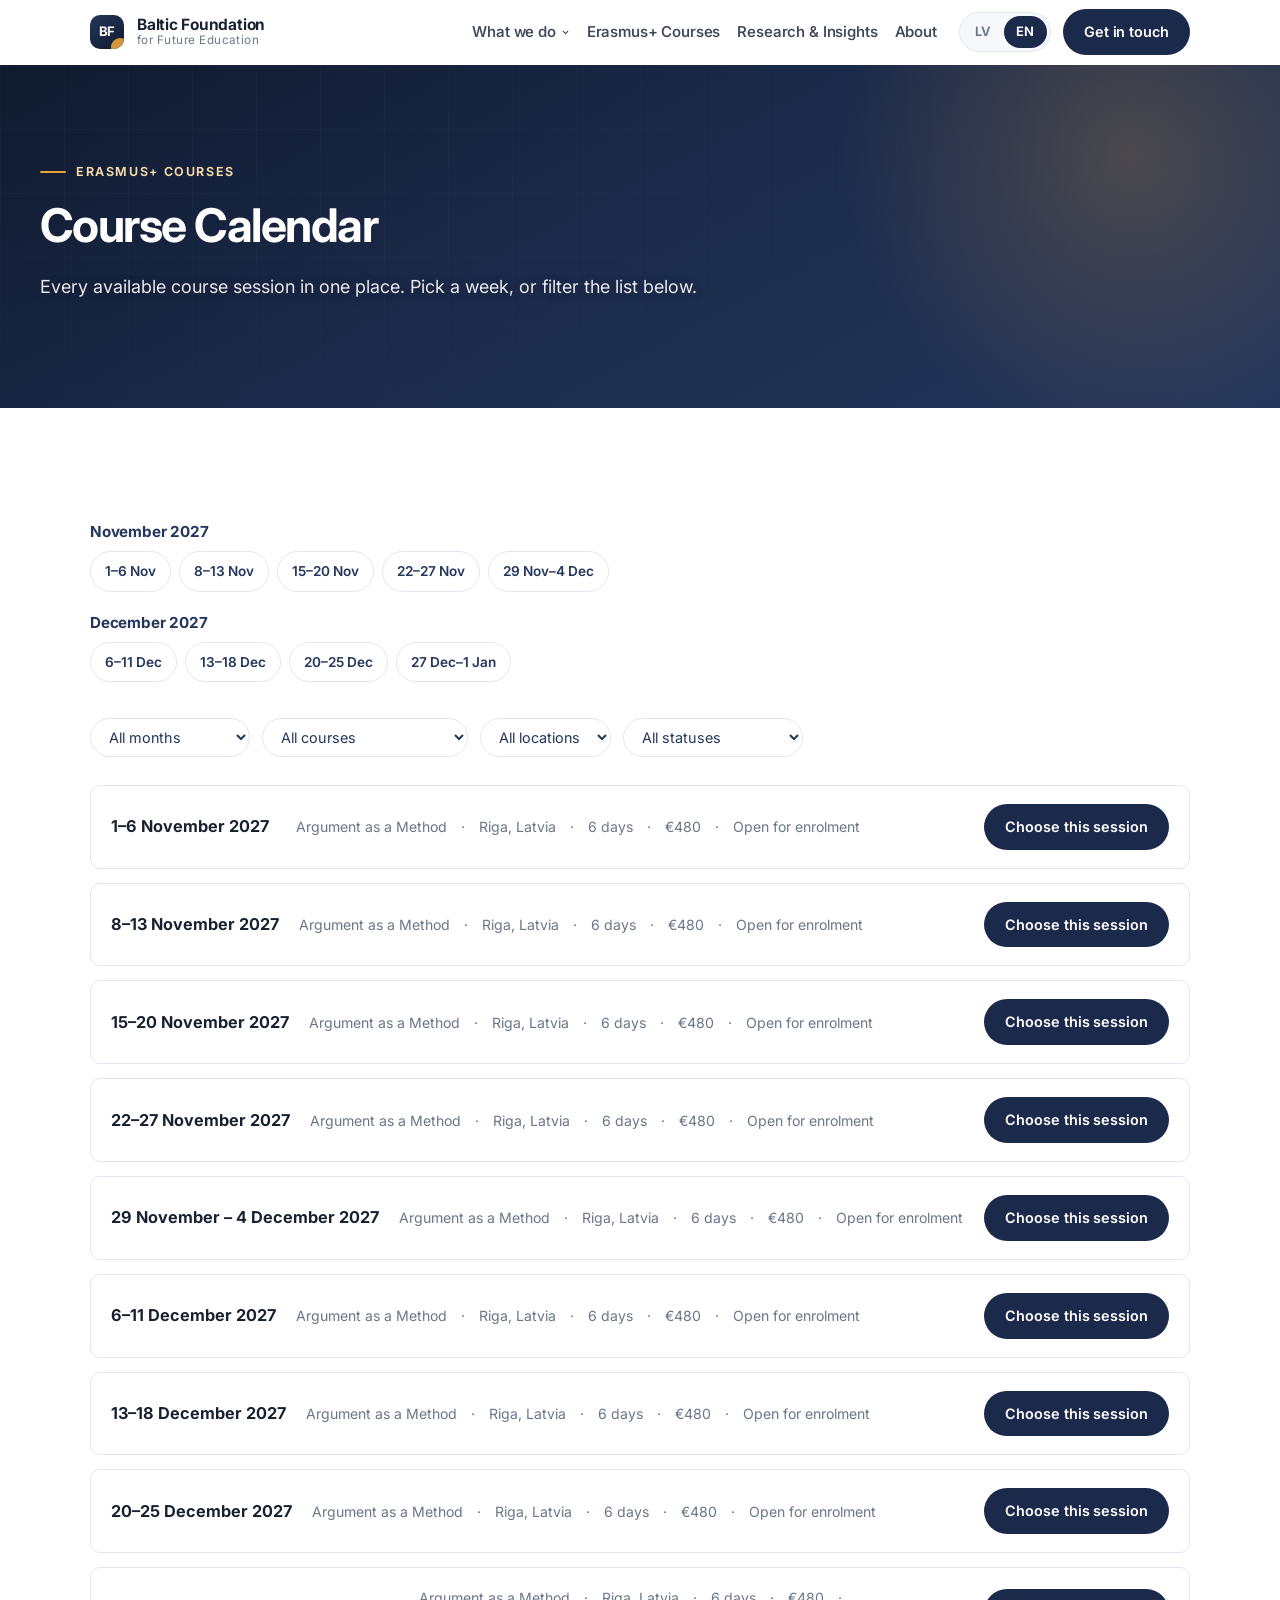
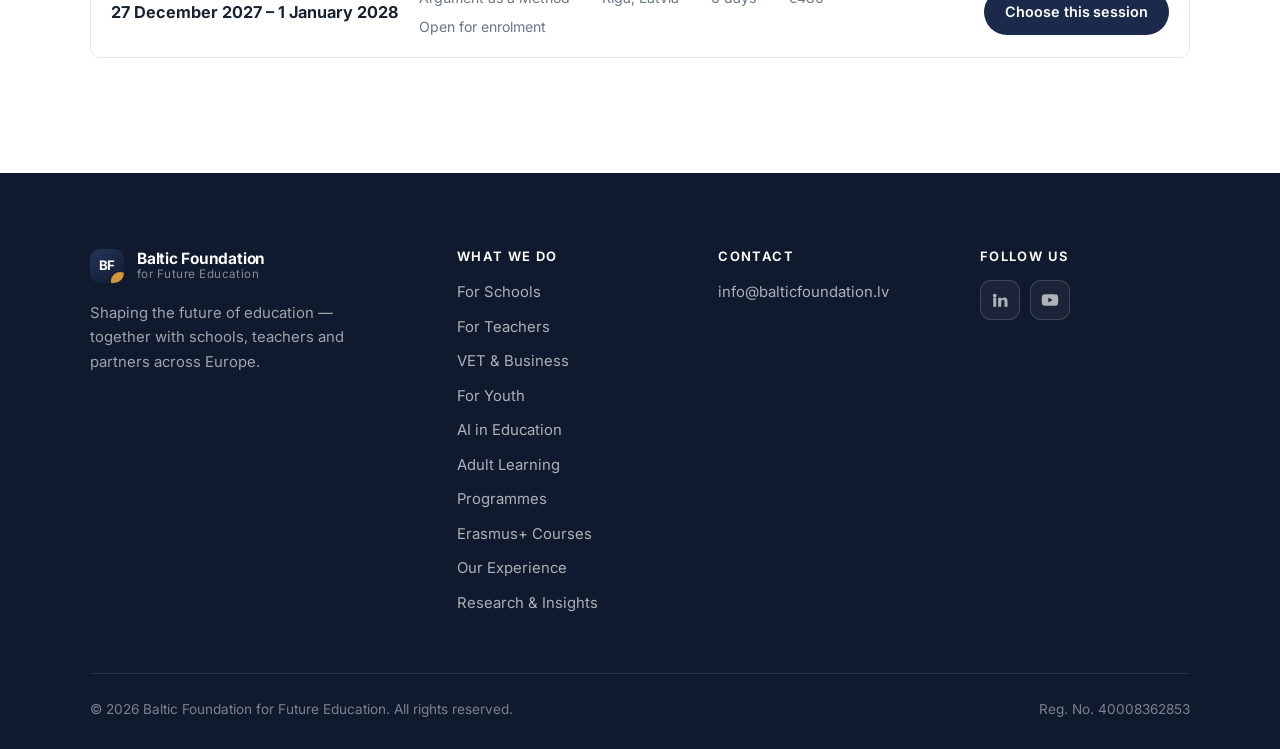
<file: course-calendar.html>
<!DOCTYPE html>
<html lang="lv">
<head>
<meta charset="utf-8">
<meta name="viewport" content="width=device-width, initial-scale=1">
<title>Kursu kalendārs — Baltic Foundation for Future Education</title>
<meta name="description" content="Visas pieejamās Erasmus+ kursu sesijas Rīgā — filtrējiet pēc mēneša, kursa, vietas un statusa.">
<meta name="theme-color" content="#1B2A4A">
<meta name="robots" content="noindex">

<meta property="og:type" content="website">
<meta property="og:site_name" content="Baltic Foundation for Future Education">
<meta property="og:title" content="Kursu kalendārs — Baltic Foundation for Future Education">
<meta property="og:description" content="Visas pieejamās Erasmus+ kursu sesijas Rīgā.">
<meta property="og:url" content="https://balticfoundation.lv/course-calendar.html">
<meta property="og:locale" content="lv_LV">

<link rel="canonical" href="https://balticfoundation.lv/course-calendar.html">
<link rel="icon" href="data:image/svg+xml,<svg xmlns='http://www.w3.org/2000/svg' viewBox='0 0 32 32'><rect width='32' height='32' rx='8' fill='%231B2A4A'/><circle cx='25' cy='26' r='7' fill='%23E8A33D'/><text x='7' y='21' font-family='Helvetica,Arial' font-size='13' font-weight='bold' fill='white'>BF</text></svg>">

<link rel="preconnect" href="https://fonts.googleapis.com">
<link rel="preconnect" href="https://fonts.gstatic.com" crossorigin>
<link rel="stylesheet" href="https://fonts.googleapis.com/css2?family=Inter:wght@400;500;600;700&display=swap">
<link rel="stylesheet" href="assets/css/styles.css">

<script>document.documentElement.className += " js";</script>
</head>
<body data-page="calendar">

<a class="skip-link" href="#main" data-i18n="nav.skip">Pāriet uz galveno saturu</a>

<header class="header" id="header">
  <div class="container header__inner">
    <a class="logo" href="index.html">
      <span class="logo__mark"><span>BF</span></span>
      <span class="logo__text">
        <span class="logo__name">Baltic Foundation</span>
        <span class="logo__sub">for Future Education</span>
      </span>
    </a>
    <nav class="nav" aria-label="Primary">
      <div class="nav-dropdown">
        <button type="button" class="nav-dropdown__trigger" aria-expanded="false" aria-haspopup="true">
          <span data-i18n="nav.directions">Ko mēs darām</span>
          <svg viewBox="0 0 24 24" fill="none" stroke="currentColor" stroke-width="2" stroke-linecap="round" stroke-linejoin="round"><path d="m6 9 6 6 6-6"/></svg>
        </button>
        <div class="nav-dropdown__menu">
          <a class="nav-dropdown__item" href="index.html#skolam">
            <span class="nav-dropdown__item-text">
              <span class="nav-dropdown__item-title" data-i18n="nav.schools">Skolām</span>
              <span class="nav-dropdown__item-desc" data-i18n="nav.dropdown.schools.desc">Partnerības, projekti un skolas attīstība</span>
            </span>
            <svg class="nav-dropdown__item-arrow" viewBox="0 0 24 24" fill="none" stroke="currentColor" stroke-width="2" stroke-linecap="round" stroke-linejoin="round"><path d="M5 12h14M13 6l6 6-6 6"/></svg>
          </a>
          <a class="nav-dropdown__item" href="index.html#pedagogiem">
            <span class="nav-dropdown__item-text">
              <span class="nav-dropdown__item-title" data-i18n="nav.teachers">Pedagogiem</span>
              <span class="nav-dropdown__item-desc" data-i18n="nav.dropdown.teachers.desc">Profesionālā pilnveide un mācību resursi</span>
            </span>
            <svg class="nav-dropdown__item-arrow" viewBox="0 0 24 24" fill="none" stroke="currentColor" stroke-width="2" stroke-linecap="round" stroke-linejoin="round"><path d="M5 12h14M13 6l6 6-6 6"/></svg>
          </a>
          <a class="nav-dropdown__item" href="index.html#jauniesiem">
            <span class="nav-dropdown__item-text">
              <span class="nav-dropdown__item-title" data-i18n="nav.youth">Jauniešiem</span>
              <span class="nav-dropdown__item-desc" data-i18n="nav.dropdown.youth.desc">Līdzdalība, debates un starptautiskas iespējas</span>
            </span>
            <svg class="nav-dropdown__item-arrow" viewBox="0 0 24 24" fill="none" stroke="currentColor" stroke-width="2" stroke-linecap="round" stroke-linejoin="round"><path d="M5 12h14M13 6l6 6-6 6"/></svg>
          </a>
          <a class="nav-dropdown__item" href="index.html#ai">
            <span class="nav-dropdown__item-text">
              <span class="nav-dropdown__item-title" data-i18n="nav.ai">AI izglītībā</span>
              <span class="nav-dropdown__item-desc" data-i18n="nav.dropdown.ai.desc">Apmācības, pratība un izglītības inovācijas</span>
            </span>
            <svg class="nav-dropdown__item-arrow" viewBox="0 0 24 24" fill="none" stroke="currentColor" stroke-width="2" stroke-linecap="round" stroke-linejoin="round"><path d="M5 12h14M13 6l6 6-6 6"/></svg>
          </a>
          <a class="nav-dropdown__item" href="pieredze.html">
            <span class="nav-dropdown__item-text">
              <span class="nav-dropdown__item-title" data-i18n="nav.experience">Mūsu pieredze</span>
              <span class="nav-dropdown__item-desc" data-i18n="nav.dropdown.experience.desc">Projekti, partnerības un iepriekšējais darbs</span>
            </span>
            <svg class="nav-dropdown__item-arrow" viewBox="0 0 24 24" fill="none" stroke="currentColor" stroke-width="2" stroke-linecap="round" stroke-linejoin="round"><path d="M5 12h14M13 6l6 6-6 6"/></svg>
          </a>
        </div>
      </div>
      <a href="erasmus-kursi.html" data-i18n="nav.courses">Erasmus+ kursi</a>
      <a href="aktualitates.html" data-i18n="nav.news">Pētījumi un aktualitātes</a>
      <a href="index.html#par-fondu" data-i18n="nav.about">Par fondu</a>
    </nav>
    <div class="header__actions">
      <div class="lang" role="group" data-i18n-aria-label="nav.lang" aria-label="Valodas izvēle">
        <button type="button" data-lang="lv" aria-pressed="true">LV</button>
        <button type="button" data-lang="en" aria-pressed="false">EN</button>
      </div>
      <a class="btn btn--navy btn--sm nav-cta" href="index.html#sadarbibai" data-i18n="nav.cta">Sazināties</a>
      <button class="burger" id="burger" type="button" aria-expanded="false" aria-controls="mobile-nav" data-i18n-aria-label="nav.menu" aria-label="Izvēlne">
        <span></span>
      </button>
    </div>
  </div>
</header>

<div class="mobile-nav" id="mobile-nav">
  <a href="index.html#virzieni"    data-i18n="nav.directions">Ko mēs darām</a>
  <a href="index.html#skolam"      data-i18n="nav.schools">Skolām</a>
  <a href="index.html#pedagogiem"  data-i18n="nav.teachers">Pedagogiem</a>
  <a href="index.html#profesionalajai" data-i18n="nav.vet">Profesionālajai izglītībai</a>
  <a href="index.html#jauniesiem"  data-i18n="nav.youth">Jauniešiem</a>
  <a href="index.html#ai"          data-i18n="nav.ai">AI izglītībā</a>
  <a href="index.html#pieaugusajiem" data-i18n="nav.adult">Pieaugušajiem</a>
  <a href="index.html#macibu-programmas" data-i18n="nav.programmes">Programmas</a>
  <a href="erasmus-kursi.html" data-i18n="nav.courses">Erasmus+ kursi</a>
  <a href="pieredze.html" data-i18n="nav.experience">Mūsu pieredze</a>
  <a href="aktualitates.html" data-i18n="nav.news">Pētījumi un aktualitātes</a>
  <a href="index.html#par-fondu"   data-i18n="nav.about">Par fondu</a>
  <a class="btn btn--navy" href="index.html#sadarbibai" data-i18n="nav.cta">Sazināties</a>
</div>

<main id="main">
<span id="top"></span>

<section class="hero hero--compact">
  <div class="container">
    <span class="eyebrow" data-i18n="calendar.hero.eyebrow">Erasmus+ kursi</span>
    <h1 data-i18n="calendar.hero.title">Kursu kalendārs</h1>
    <p class="hero__lead hero__lead--compact" data-i18n="calendar.hero.lead">Visas pieejamās kursu sesijas vienuviet. Izvēlieties nedēļu vai filtrējiet sarakstu zemāk.</p>
  </div>
</section>

<section class="section" id="kalendars">
  <div class="container">

    <div class="week-picker" data-course-calendar-picker></div>

    <div class="calendar-filters" data-course-calendar-filters></div>

    <div class="session-list" data-course-calendar-list>
      <noscript><p>Please enable JavaScript to browse the calendar, or email us at info@balticfoundation.lv.</p></noscript>
    </div>

  </div>
</section>

</main>

<footer class="footer">
  <div class="container">
    <div class="footer__grid">
      <div>
        <a class="logo" href="index.html">
          <span class="logo__mark"><span>BF</span></span>
          <span class="logo__text">
            <span class="logo__name">Baltic Foundation</span>
            <span class="logo__sub">for Future Education</span>
          </span>
        </a>
        <p class="footer__tagline" data-i18n="footer.tagline">Veidojam nākotnes izglītību — kopā ar skolām, pedagogiem un partneriem Eiropā.</p>
      </div>
      <div>
        <h4 data-i18n="footer.nav">Virzieni</h4>
        <ul>
          <li><a href="index.html#skolam" data-i18n="nav.schools">Skolām</a></li>
          <li><a href="index.html#pedagogiem" data-i18n="nav.teachers">Pedagogiem</a></li>
          <li><a href="index.html#profesionalajai" data-i18n="nav.vet">Profesionālajai izglītībai</a></li>
          <li><a href="index.html#jauniesiem" data-i18n="nav.youth">Jauniešiem</a></li>
          <li><a href="index.html#ai" data-i18n="nav.ai">AI izglītībā</a></li>
          <li><a href="index.html#pieaugusajiem" data-i18n="nav.adult">Pieaugušajiem</a></li>
          <li><a href="index.html#macibu-programmas" data-i18n="nav.programmes">Programmas</a></li>
          <li><a href="erasmus-kursi.html" data-i18n="nav.courses">Erasmus+ kursi</a></li>
          <li><a href="pieredze.html" data-i18n="nav.experience">Mūsu pieredze</a></li>
          <li><a href="aktualitates.html" data-i18n="nav.news">Pētījumi un aktualitātes</a></li>
        </ul>
      </div>
      <div>
        <h4 data-i18n="footer.contacts">Kontakti</h4>
        <ul><li><a href="mailto:info@balticfoundation.lv">info@balticfoundation.lv</a></li></ul>
      </div>
      <div>
        <h4 data-i18n="footer.follow">Sekojiet mums</h4>
        <div class="social">
          <a href="https://www.linkedin.com/" target="_blank" rel="noopener noreferrer" aria-label="LinkedIn">
            <svg viewBox="0 0 24 24" fill="currentColor"><path d="M4.98 3.5a2.5 2.5 0 1 1 0 5 2.5 2.5 0 0 1 0-5ZM3 9h4v12H3V9Zm7 0h3.8v1.7h.05c.53-.95 1.83-1.95 3.77-1.95C21.4 8.75 22 11 22 14.1V21h-4v-6.1c0-1.45-.03-3.32-2.05-3.32-2.05 0-2.37 1.58-2.37 3.21V21h-4V9Z"/></svg>
          </a>
          <a href="https://www.youtube.com/" target="_blank" rel="noopener noreferrer" aria-label="YouTube">
            <svg viewBox="0 0 24 24" fill="currentColor"><path d="M23 12s0-3.6-.46-5.32a2.77 2.77 0 0 0-1.95-1.96C18.87 4.25 12 4.25 12 4.25s-6.87 0-8.59.47A2.77 2.77 0 0 0 1.46 6.7C1 8.4 1 12 1 12s0 3.6.46 5.32c.26.95 1 1.7 1.95 1.96 1.72.47 8.59.47 8.59.47s6.87 0 8.59-.47a2.77 2.77 0 0 0 1.95-1.96C23 15.6 23 12 23 12ZM9.8 15.3V8.7l5.7 3.3-5.7 3.3Z"/></svg>
          </a>
        </div>
      </div>
    </div>
    <div class="footer__bottom">
      <span data-i18n="footer.rights">© 2026 Nodibinājums "Baltic Foundation for Future Education". Visas tiesības aizsargātas.</span>
      <span data-i18n="footer.reg">Reģ. Nr. 40008362853</span>
    </div>
  </div>
</footer>

<script src="assets/js/content.js"></script>
<script src="assets/js/main.js"></script>
<script src="assets/js/courses-data.js"></script>
<script src="assets/js/courses.js"></script>
<script>
  (function () {
    var root = document.getElementById('kalendars');
    if (!window.BFFECourses) return;
    var params = new URLSearchParams(location.search);
    function draw() {
      var lang = document.documentElement.lang === 'en' ? 'en' : 'lv';
      window.BFFECourses.renderCalendar(root, lang, { courseFilter: params.get('course') || '' });
    }
    draw();
    document.querySelectorAll('.lang button').forEach(function (btn) {
      btn.addEventListener('click', draw);
    });
  })();
</script>
</body>
</html>
</file>
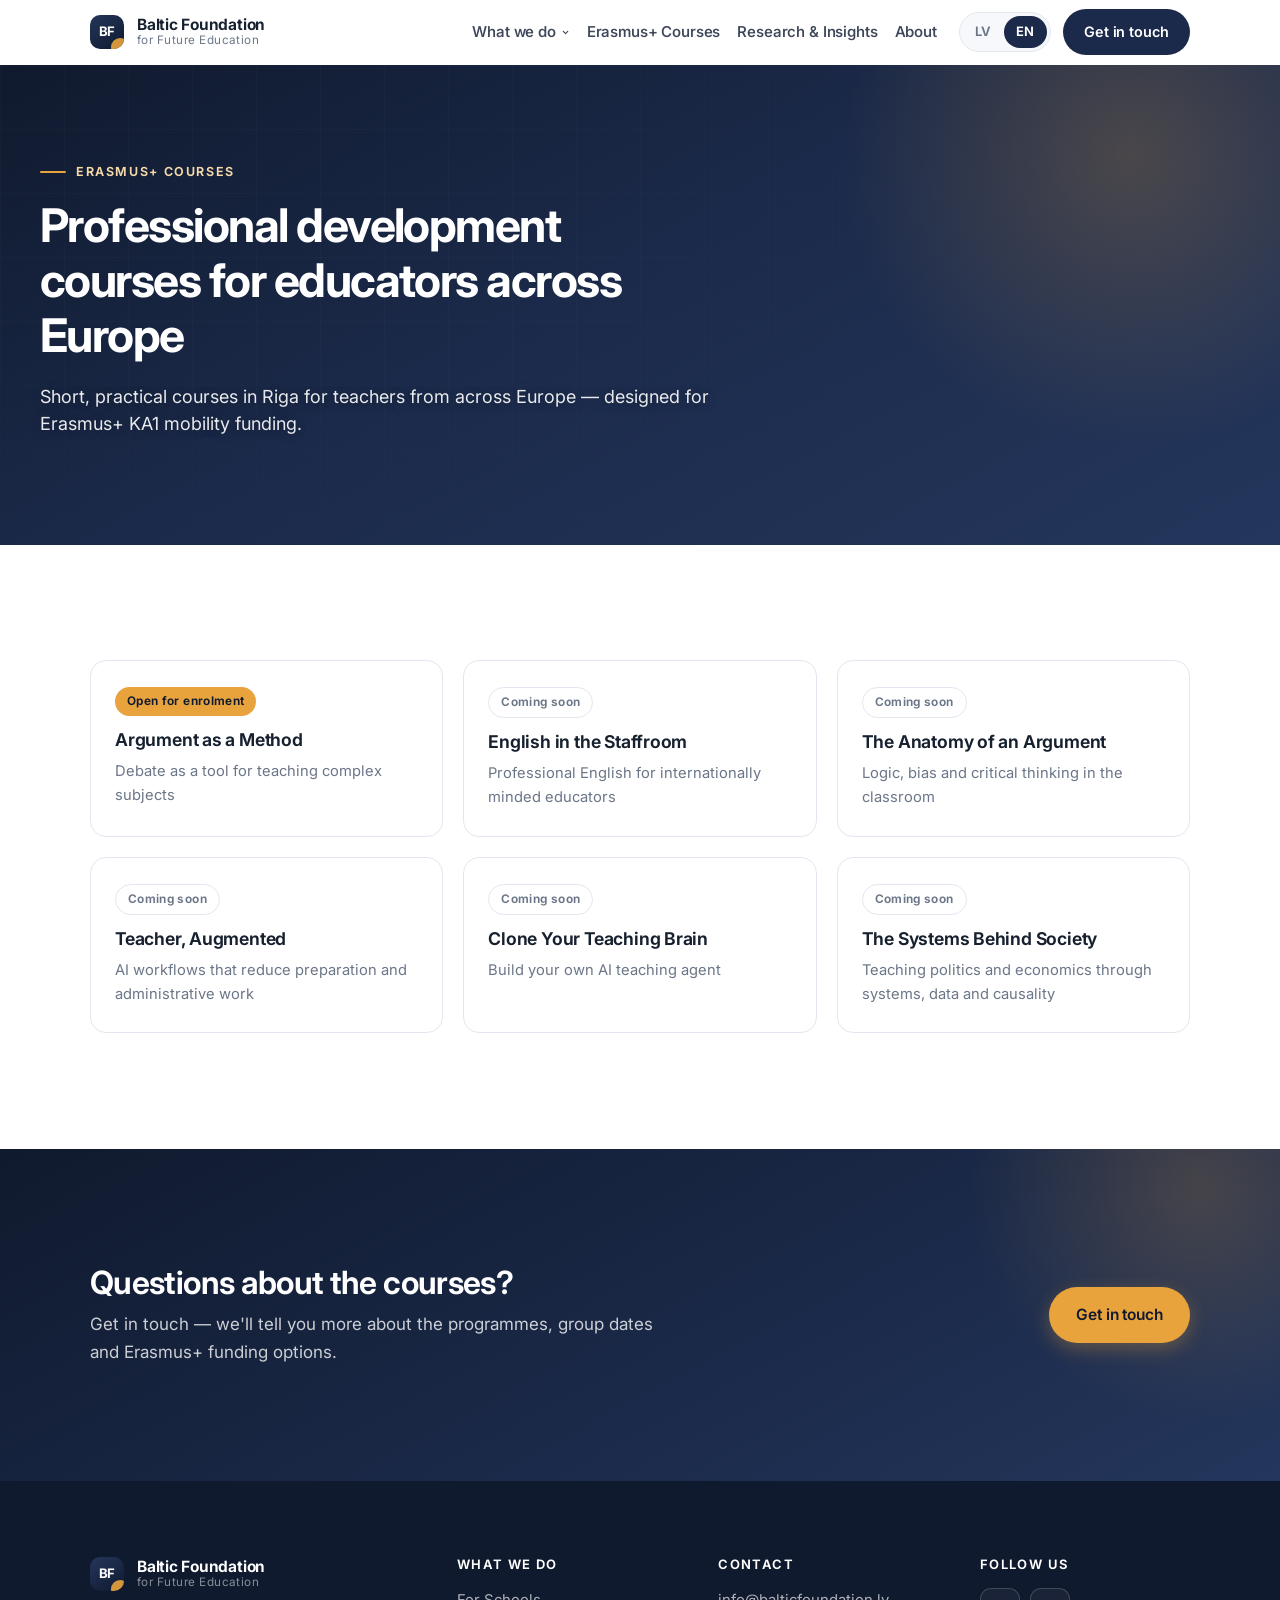
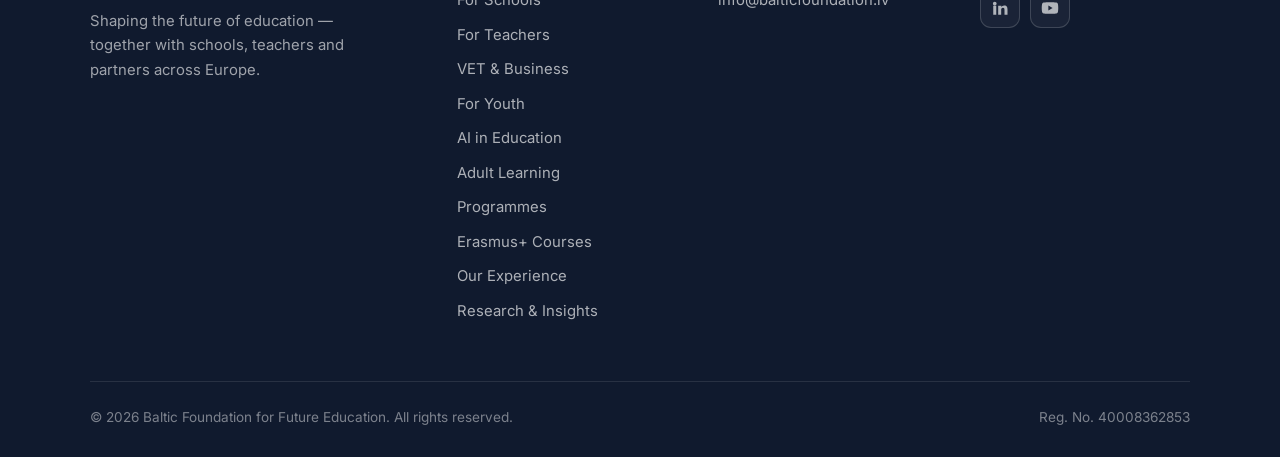
<file: erasmus-kursi.html>
<!DOCTYPE html>
<html lang="lv">
<head>
<meta charset="utf-8">
<meta name="viewport" content="width=device-width, initial-scale=1">
<title>Erasmus+ kursi — Baltic Foundation for Future Education</title>
<meta name="description" content="Erasmus+ pedagogu profesionālās pilnveides kursi Rīgā: debates, angļu valoda, kritiskā domāšana un AI klasē.">
<meta name="theme-color" content="#1B2A4A">

<meta property="og:type" content="website">
<meta property="og:site_name" content="Baltic Foundation for Future Education">
<meta property="og:title" content="Erasmus+ kursi — Baltic Foundation for Future Education">
<meta property="og:description" content="Erasmus+ pedagogu profesionālās pilnveides kursi Rīgā: debates, angļu valoda, kritiskā domāšana un AI klasē.">
<meta property="og:url" content="https://balticfoundation.lv/erasmus-kursi.html">
<meta property="og:image" content="https://balticfoundation.lv/assets/img/pedagogiem.webp">
<meta property="og:locale" content="lv_LV">

<link rel="canonical" href="https://balticfoundation.lv/erasmus-kursi.html">
<link rel="icon" href="data:image/svg+xml,<svg xmlns='http://www.w3.org/2000/svg' viewBox='0 0 32 32'><rect width='32' height='32' rx='8' fill='%231B2A4A'/><circle cx='25' cy='26' r='7' fill='%23E8A33D'/><text x='7' y='21' font-family='Helvetica,Arial' font-size='13' font-weight='bold' fill='white'>BF</text></svg>">

<link rel="preconnect" href="https://fonts.googleapis.com">
<link rel="preconnect" href="https://fonts.gstatic.com" crossorigin>
<link rel="stylesheet" href="https://fonts.googleapis.com/css2?family=Inter:wght@400;500;600;700&display=swap">
<link rel="stylesheet" href="assets/css/styles.css">

<!-- Marks that JS is running, so scroll-reveal may hide elements before revealing them. -->
<script>document.documentElement.className += " js";</script>
</head>
<body data-page="courses">

<a class="skip-link" href="#main" data-i18n="nav.skip">Pāriet uz galveno saturu</a>

<!-- ========================= HEADER ========================= -->
<header class="header" id="header">
  <div class="container header__inner">

    <a class="logo" href="index.html">
      <span class="logo__mark"><span>BF</span></span>
      <span class="logo__text">
        <span class="logo__name">Baltic Foundation</span>
        <span class="logo__sub">for Future Education</span>
      </span>
    </a>

    <nav class="nav" aria-label="Primary">
      <div class="nav-dropdown">
        <button type="button" class="nav-dropdown__trigger" aria-expanded="false" aria-haspopup="true">
          <span data-i18n="nav.directions">Ko mēs darām</span>
          <svg viewBox="0 0 24 24" fill="none" stroke="currentColor" stroke-width="2" stroke-linecap="round" stroke-linejoin="round"><path d="m6 9 6 6 6-6"/></svg>
        </button>
        <div class="nav-dropdown__menu">
          <a class="nav-dropdown__item" href="index.html#skolam">
            <span class="nav-dropdown__item-text">
              <span class="nav-dropdown__item-title" data-i18n="nav.schools">Skolām</span>
              <span class="nav-dropdown__item-desc" data-i18n="nav.dropdown.schools.desc">Partnerības, projekti un skolas attīstība</span>
            </span>
            <svg class="nav-dropdown__item-arrow" viewBox="0 0 24 24" fill="none" stroke="currentColor" stroke-width="2" stroke-linecap="round" stroke-linejoin="round"><path d="M5 12h14M13 6l6 6-6 6"/></svg>
          </a>
          <a class="nav-dropdown__item" href="index.html#pedagogiem">
            <span class="nav-dropdown__item-text">
              <span class="nav-dropdown__item-title" data-i18n="nav.teachers">Pedagogiem</span>
              <span class="nav-dropdown__item-desc" data-i18n="nav.dropdown.teachers.desc">Profesionālā pilnveide un mācību resursi</span>
            </span>
            <svg class="nav-dropdown__item-arrow" viewBox="0 0 24 24" fill="none" stroke="currentColor" stroke-width="2" stroke-linecap="round" stroke-linejoin="round"><path d="M5 12h14M13 6l6 6-6 6"/></svg>
          </a>
          <a class="nav-dropdown__item" href="index.html#jauniesiem">
            <span class="nav-dropdown__item-text">
              <span class="nav-dropdown__item-title" data-i18n="nav.youth">Jauniešiem</span>
              <span class="nav-dropdown__item-desc" data-i18n="nav.dropdown.youth.desc">Līdzdalība, debates un starptautiskas iespējas</span>
            </span>
            <svg class="nav-dropdown__item-arrow" viewBox="0 0 24 24" fill="none" stroke="currentColor" stroke-width="2" stroke-linecap="round" stroke-linejoin="round"><path d="M5 12h14M13 6l6 6-6 6"/></svg>
          </a>
          <a class="nav-dropdown__item" href="index.html#ai">
            <span class="nav-dropdown__item-text">
              <span class="nav-dropdown__item-title" data-i18n="nav.ai">AI izglītībā</span>
              <span class="nav-dropdown__item-desc" data-i18n="nav.dropdown.ai.desc">Apmācības, pratība un izglītības inovācijas</span>
            </span>
            <svg class="nav-dropdown__item-arrow" viewBox="0 0 24 24" fill="none" stroke="currentColor" stroke-width="2" stroke-linecap="round" stroke-linejoin="round"><path d="M5 12h14M13 6l6 6-6 6"/></svg>
          </a>
          <a class="nav-dropdown__item" href="pieredze.html">
            <span class="nav-dropdown__item-text">
              <span class="nav-dropdown__item-title" data-i18n="nav.experience">Mūsu pieredze</span>
              <span class="nav-dropdown__item-desc" data-i18n="nav.dropdown.experience.desc">Projekti, partnerības un iepriekšējais darbs</span>
            </span>
            <svg class="nav-dropdown__item-arrow" viewBox="0 0 24 24" fill="none" stroke="currentColor" stroke-width="2" stroke-linecap="round" stroke-linejoin="round"><path d="M5 12h14M13 6l6 6-6 6"/></svg>
          </a>
        </div>
      </div>
      <a href="erasmus-kursi.html" data-i18n="nav.courses" aria-current="page">Erasmus+ kursi</a>
      <a href="aktualitates.html" data-i18n="nav.news">Pētījumi un aktualitātes</a>
      <a href="index.html#par-fondu" data-i18n="nav.about">Par fondu</a>
    </nav>

    <div class="header__actions">
      <div class="lang" role="group" data-i18n-aria-label="nav.lang" aria-label="Valodas izvēle">
        <button type="button" data-lang="lv" aria-pressed="true">LV</button>
        <button type="button" data-lang="en" aria-pressed="false">EN</button>
      </div>
      <a class="btn btn--navy btn--sm nav-cta" href="index.html#sadarbibai" data-i18n="nav.cta">Sazināties</a>
      <button class="burger" id="burger" type="button" aria-expanded="false" aria-controls="mobile-nav" data-i18n-aria-label="nav.menu" aria-label="Izvēlne">
        <span></span>
      </button>
    </div>

  </div>
</header>

<div class="mobile-nav" id="mobile-nav">
  <a href="index.html#virzieni"    data-i18n="nav.directions">Ko mēs darām</a>
  <a href="index.html#skolam"      data-i18n="nav.schools">Skolām</a>
  <a href="index.html#pedagogiem"  data-i18n="nav.teachers">Pedagogiem</a>
  <a href="index.html#profesionalajai" data-i18n="nav.vet">Profesionālajai izglītībai</a>
  <a href="index.html#jauniesiem"  data-i18n="nav.youth">Jauniešiem</a>
  <a href="index.html#ai"          data-i18n="nav.ai">AI izglītībā</a>
  <a href="index.html#pieaugusajiem" data-i18n="nav.adult">Pieaugušajiem</a>
  <a href="index.html#macibu-programmas" data-i18n="nav.programmes">Programmas</a>
  <a href="erasmus-kursi.html" data-i18n="nav.courses" aria-current="page">Erasmus+ kursi</a>
  <a href="pieredze.html" data-i18n="nav.experience">Mūsu pieredze</a>
  <a href="aktualitates.html" data-i18n="nav.news">Pētījumi un aktualitātes</a>
  <a href="index.html#par-fondu"   data-i18n="nav.about">Par fondu</a>
  <a class="btn btn--navy" href="index.html#sadarbibai" data-i18n="nav.cta">Sazināties</a>
</div>


<main id="main">
<span id="top"></span>

<!-- ========================= PAGE HERO (compact) ========================= -->
<section class="hero hero--compact">
  <div class="container">
    <span class="eyebrow" data-i18n="courses.hero.eyebrow">Erasmus+ kursi</span>
    <h1 data-i18n="courses.hero.title">Profesionālās pilnveides kursi pedagogiem Eiropā</h1>
    <p class="hero__lead hero__lead--compact" data-i18n="courses.hero.lead">Īsi, praktiski kursi Rīgā pedagogiem no visas Eiropas — veidoti Erasmus+ KA1 mobilitātes finansējumam.</p>
  </div>
</section>

<!-- ========================= COURSE CARDS ========================= -->
<section class="section" id="kursi">
  <div class="container">
    <div class="course-cards reveal-stagger">

      <a class="course-card" href="course-argument-as-a-method.html">
        <div class="course-card__top"><span class="badge badge--done" data-i18n="courses.badge.open">Pieejama reģistrācija</span></div>
        <h3 data-i18n="courses.card1.title">Argument as a Method</h3>
        <p data-i18n="courses.card1.desc">Debates kā rīks sarežģītu tēmu mācīšanai</p>
      </a>

      <div class="course-card course-card--soon">
        <div class="course-card__top"><span class="badge badge--planned" data-i18n="courses.badge.soon">Drīzumā</span></div>
        <h3 data-i18n="courses.card2.title">English in the Staffroom</h3>
        <p data-i18n="courses.card2.desc">Profesionāla angļu valoda starptautiski domājošiem pedagogiem</p>
      </div>

      <div class="course-card course-card--soon">
        <div class="course-card__top"><span class="badge badge--planned" data-i18n="courses.badge.soon">Drīzumā</span></div>
        <h3 data-i18n="courses.card3.title">The Anatomy of an Argument</h3>
        <p data-i18n="courses.card3.desc">Loģika, aizspriedumi un kritiskā domāšana klasē</p>
      </div>

      <div class="course-card course-card--soon">
        <div class="course-card__top"><span class="badge badge--planned" data-i18n="courses.badge.soon">Drīzumā</span></div>
        <h3 data-i18n="courses.card4.title">Teacher, Augmented</h3>
        <p data-i18n="courses.card4.desc">AI darbplūsmas, kas samazina sagatavošanās un administratīvo darbu</p>
      </div>

      <div class="course-card course-card--soon">
        <div class="course-card__top"><span class="badge badge--planned" data-i18n="courses.badge.soon">Drīzumā</span></div>
        <h3 data-i18n="courses.card5.title">Clone Your Teaching Brain</h3>
        <p data-i18n="courses.card5.desc">Izveido savu AI mācīšanas asistentu</p>
      </div>

      <div class="course-card course-card--soon">
        <div class="course-card__top"><span class="badge badge--planned" data-i18n="courses.badge.soon">Drīzumā</span></div>
        <h3 data-i18n="courses.card6.title">The Systems Behind Society</h3>
        <p data-i18n="courses.card6.desc">Politikas un ekonomikas mācīšana caur sistēmām, datiem un cēloņsakarībām</p>
      </div>

    </div>
  </div>
</section>

<!-- ========================= CLOSING CTA ========================= -->
<section class="section cta-band">
  <div class="container cta-band__inner">
    <div>
      <h2 data-i18n="courses.cta.title">Jautājumi par kursiem?</h2>
      <p data-i18n="courses.cta.text">Rakstiet mums — pastāstīsim vairāk par programmām, grupu datumiem un Erasmus+ finansējuma iespējām.</p>
    </div>
    <a class="btn btn--primary" href="index.html#sadarbibai" data-i18n="courses.cta.button">Sazināties</a>
  </div>
</section>

</main>

<!-- ========================= FOOTER ========================= -->
<footer class="footer">
  <div class="container">
    <div class="footer__grid">

      <div>
        <a class="logo" href="index.html">
          <span class="logo__mark"><span>BF</span></span>
          <span class="logo__text">
            <span class="logo__name">Baltic Foundation</span>
            <span class="logo__sub">for Future Education</span>
          </span>
        </a>
        <p class="footer__tagline" data-i18n="footer.tagline">Veidojam nākotnes izglītību — kopā ar skolām, pedagogiem un partneriem Eiropā.</p>
      </div>

      <div>
        <h4 data-i18n="footer.nav">Virzieni</h4>
        <ul>
          <li><a href="index.html#skolam" data-i18n="nav.schools">Skolām</a></li>
          <li><a href="index.html#pedagogiem" data-i18n="nav.teachers">Pedagogiem</a></li>
          <li><a href="index.html#profesionalajai" data-i18n="nav.vet">Profesionālajai izglītībai</a></li>
          <li><a href="index.html#jauniesiem" data-i18n="nav.youth">Jauniešiem</a></li>
          <li><a href="index.html#ai" data-i18n="nav.ai">AI izglītībā</a></li>
          <li><a href="index.html#pieaugusajiem" data-i18n="nav.adult">Pieaugušajiem</a></li>
          <li><a href="index.html#macibu-programmas" data-i18n="nav.programmes">Programmas</a></li>
          <li><a href="erasmus-kursi.html" data-i18n="nav.courses" aria-current="page">Erasmus+ kursi</a></li>
          <li><a href="pieredze.html" data-i18n="nav.experience">Mūsu pieredze</a></li>
          <li><a href="aktualitates.html" data-i18n="nav.news">Pētījumi un aktualitātes</a></li>
        </ul>
      </div>

      <div>
        <h4 data-i18n="footer.contacts">Kontakti</h4>
        <ul>
          <li><a href="mailto:info@balticfoundation.lv">info@balticfoundation.lv</a></li>
        </ul>
      </div>

      <div>
        <h4 data-i18n="footer.follow">Sekojiet mums</h4>
        <div class="social">
          <a href="https://www.linkedin.com/" target="_blank" rel="noopener noreferrer" aria-label="LinkedIn">
            <svg viewBox="0 0 24 24" fill="currentColor"><path d="M4.98 3.5a2.5 2.5 0 1 1 0 5 2.5 2.5 0 0 1 0-5ZM3 9h4v12H3V9Zm7 0h3.8v1.7h.05c.53-.95 1.83-1.95 3.77-1.95C21.4 8.75 22 11 22 14.1V21h-4v-6.1c0-1.45-.03-3.32-2.05-3.32-2.05 0-2.37 1.58-2.37 3.21V21h-4V9Z"/></svg>
          </a>
          <a href="https://www.youtube.com/" target="_blank" rel="noopener noreferrer" aria-label="YouTube">
            <svg viewBox="0 0 24 24" fill="currentColor"><path d="M23 12s0-3.6-.46-5.32a2.77 2.77 0 0 0-1.95-1.96C18.87 4.25 12 4.25 12 4.25s-6.87 0-8.59.47A2.77 2.77 0 0 0 1.46 6.7C1 8.4 1 12 1 12s0 3.6.46 5.32c.26.95 1 1.7 1.95 1.96 1.72.47 8.59.47 8.59.47s6.87 0 8.59-.47a2.77 2.77 0 0 0 1.95-1.96C23 15.6 23 12 23 12ZM9.8 15.3V8.7l5.7 3.3-5.7 3.3Z"/></svg>
          </a>
        </div>
      </div>

    </div>

    <div class="footer__bottom">
      <span data-i18n="footer.rights">© 2026 Nodibinājums "Baltic Foundation for Future Education". Visas tiesības aizsargātas.</span>
      <span data-i18n="footer.reg">Reģ. Nr. 40008362853</span>
    </div>
  </div>
</footer>

<script src="assets/js/content.js"></script>
<script src="assets/js/main.js"></script>
</body>
</html>
</file>
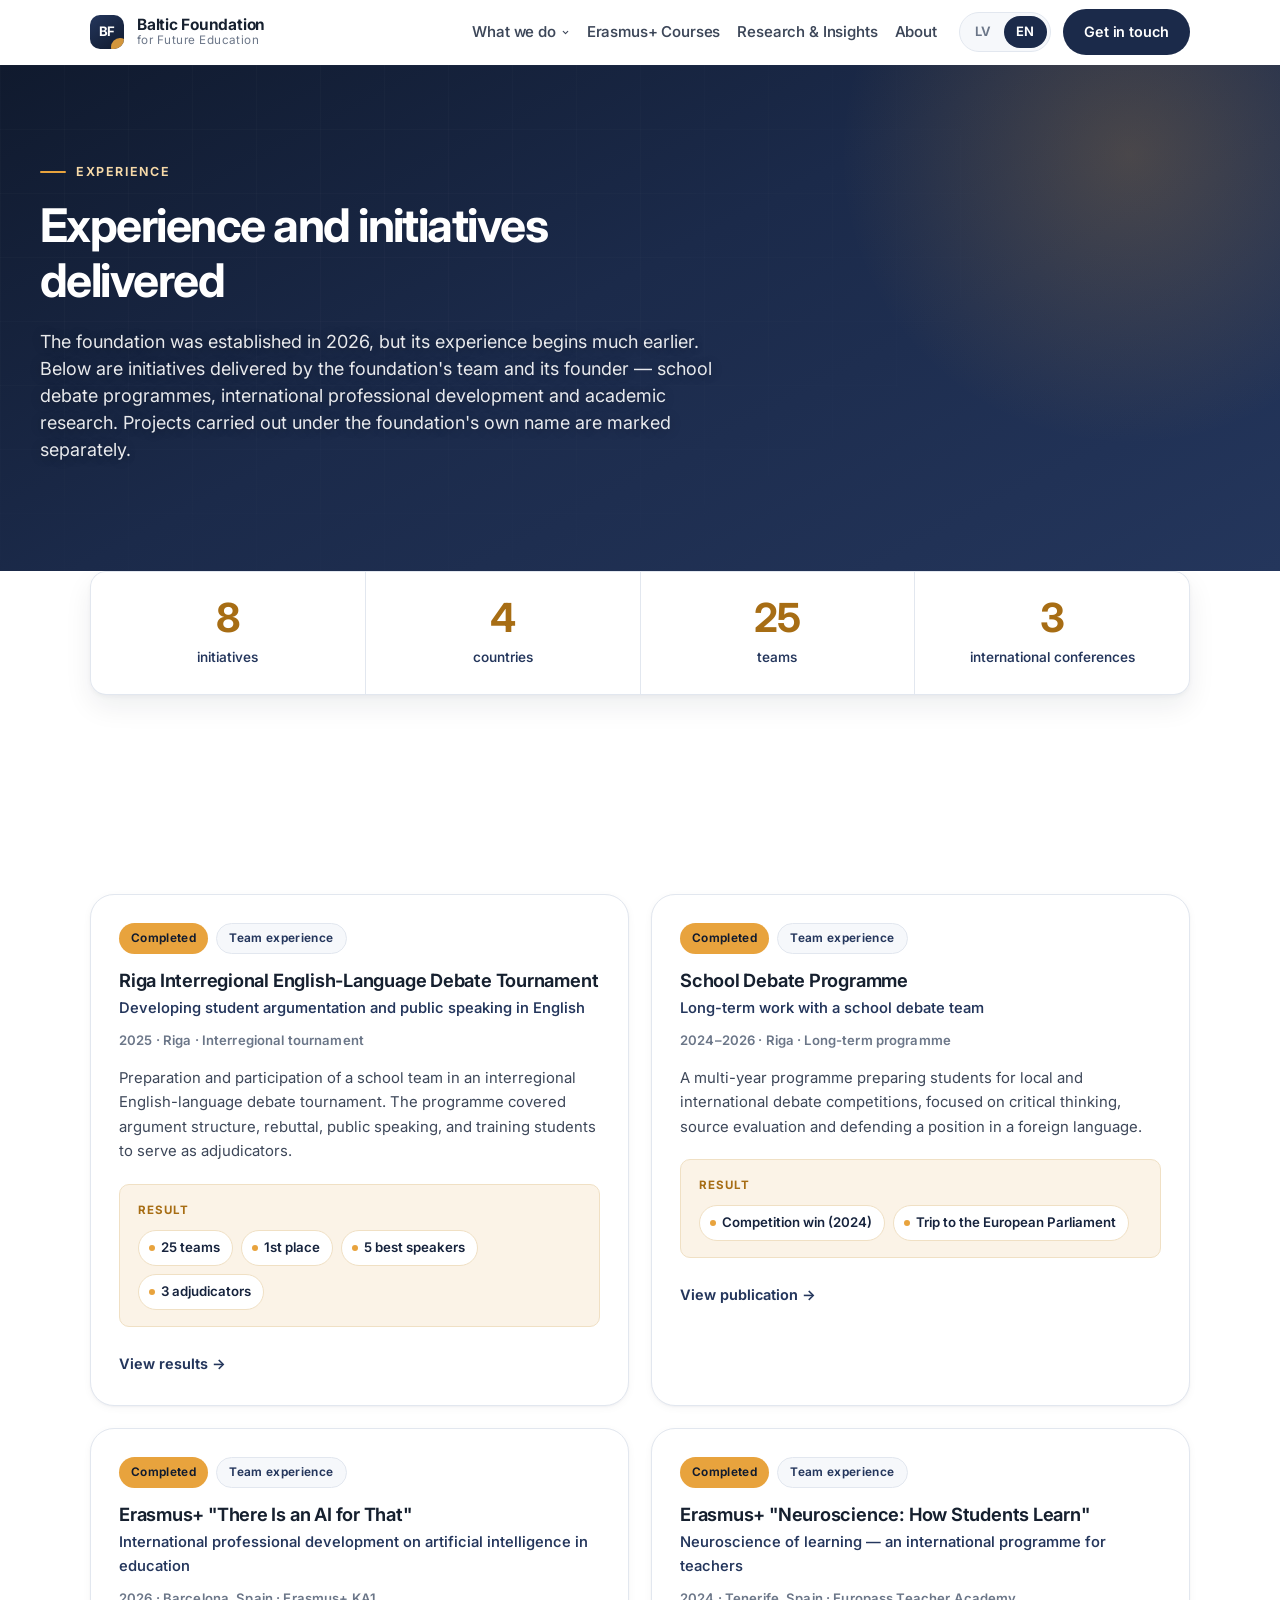
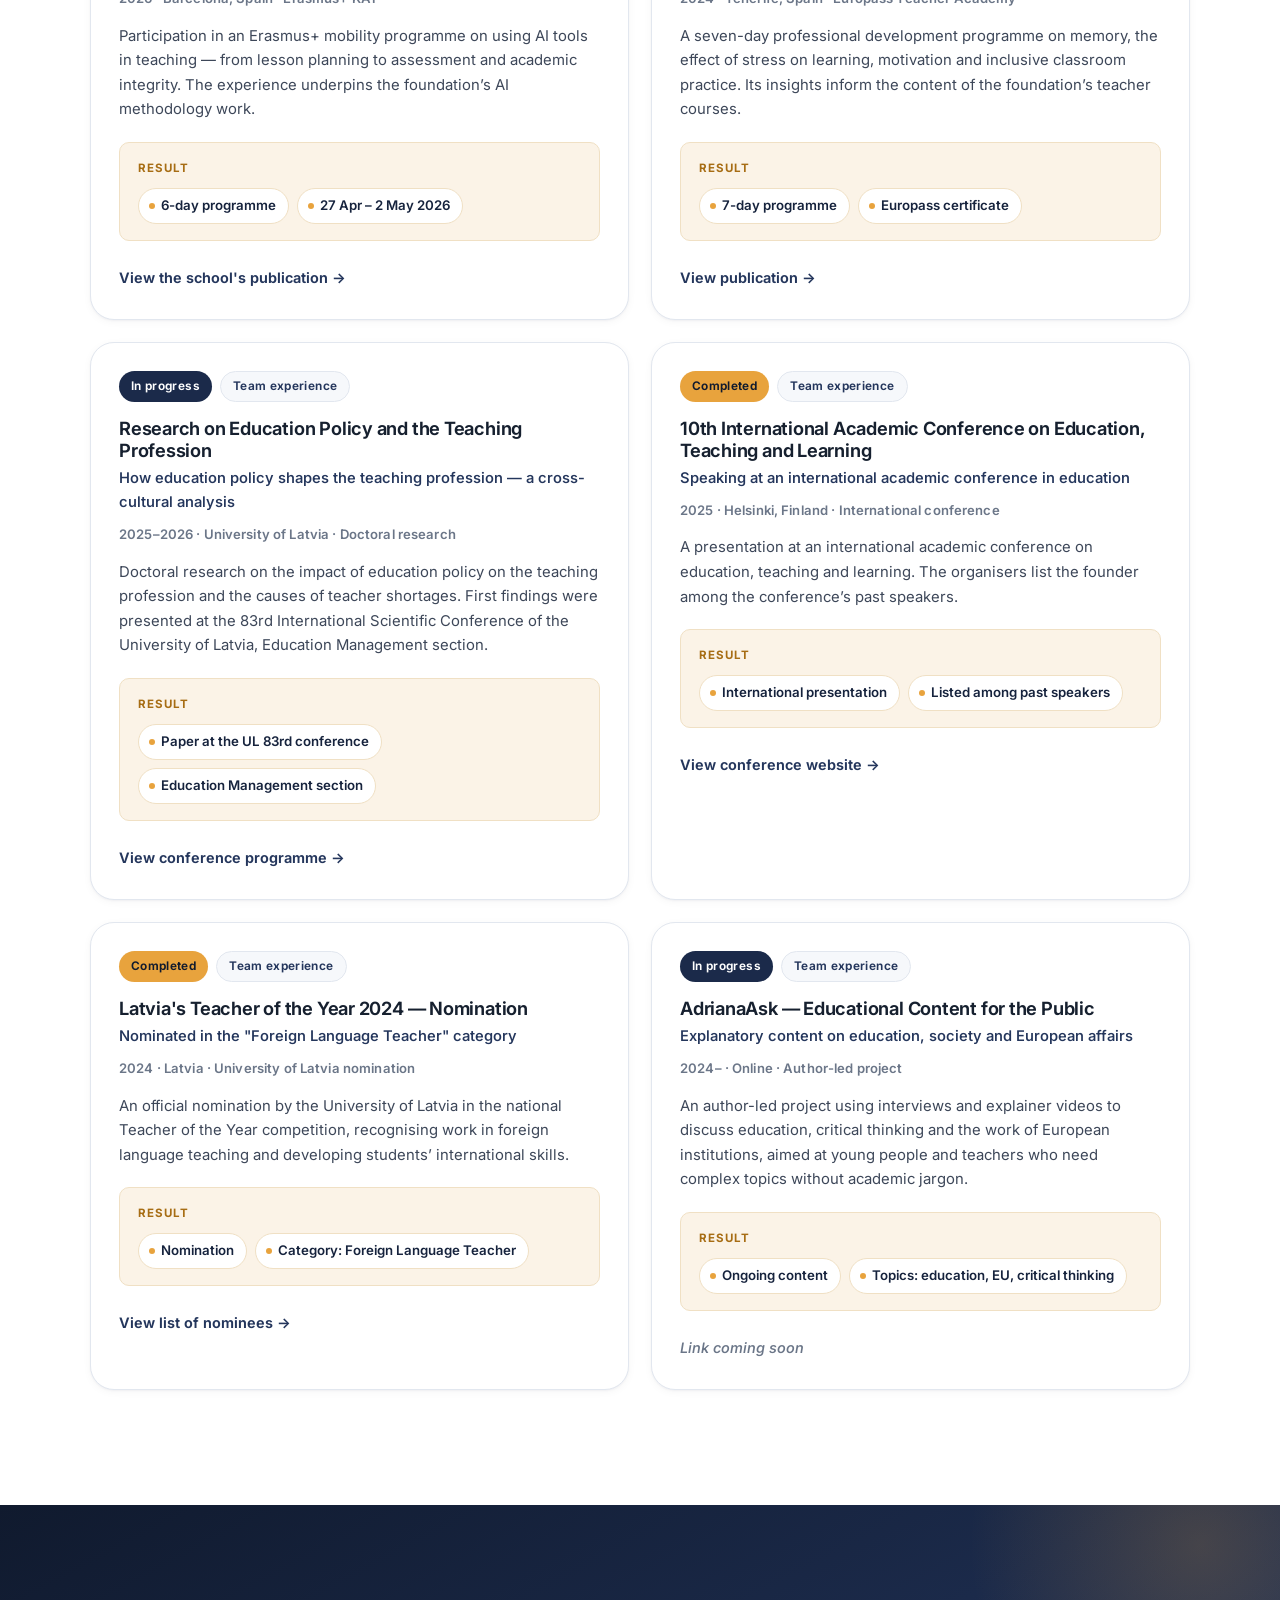
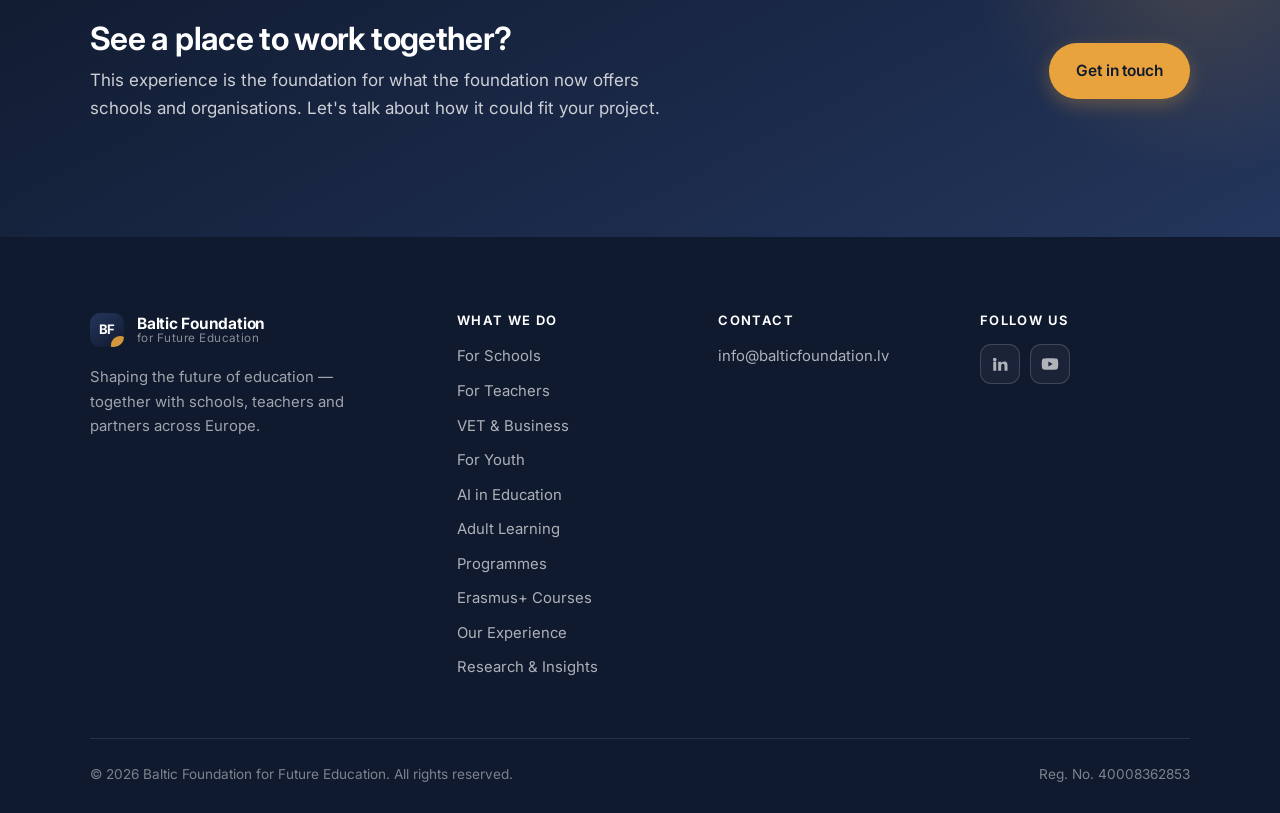
<file: pieredze.html>
<!DOCTYPE html>
<html lang="lv">
<head>
<meta charset="utf-8">
<meta name="viewport" content="width=device-width, initial-scale=1">
<title>Pieredze — Baltic Foundation for Future Education</title>
<meta name="description" content="Iniciatīvas un projekti, ko īstenojusi Baltic Foundation for Future Education komanda un dibinātāja: debates, starptautiska profesionālā pilnveide, AI izglītībā un akadēmiskā pētniecība.">
<meta name="theme-color" content="#1B2A4A">

<meta property="og:type" content="website">
<meta property="og:site_name" content="Baltic Foundation for Future Education">
<meta property="og:title" content="Pieredze — Baltic Foundation for Future Education">
<meta property="og:description" content="Iniciatīvas un projekti, ko īstenojusi fonda komanda un dibinātāja pirms un ap fonda dibināšanu.">
<meta property="og:url" content="https://balticfoundation.lv/pieredze.html">
<meta property="og:image" content="https://balticfoundation.lv/assets/img/founder.webp">
<meta property="og:locale" content="lv_LV">

<link rel="canonical" href="https://balticfoundation.lv/pieredze.html">
<link rel="icon" href="data:image/svg+xml,<svg xmlns='http://www.w3.org/2000/svg' viewBox='0 0 32 32'><rect width='32' height='32' rx='8' fill='%231B2A4A'/><circle cx='25' cy='26' r='7' fill='%23E8A33D'/><text x='7' y='21' font-family='Helvetica,Arial' font-size='13' font-weight='bold' fill='white'>BF</text></svg>">

<link rel="preconnect" href="https://fonts.googleapis.com">
<link rel="preconnect" href="https://fonts.gstatic.com" crossorigin>
<link rel="stylesheet" href="https://fonts.googleapis.com/css2?family=Inter:wght@400;500;600;700&display=swap">
<link rel="stylesheet" href="assets/css/styles.css">

<!-- Marks that JS is running, so scroll-reveal may hide elements before revealing them. -->
<script>document.documentElement.className += " js";</script>
</head>
<body data-page="pieredze">

<a class="skip-link" href="#main" data-i18n="nav.skip">Pāriet uz galveno saturu</a>

<!-- ========================= HEADER ========================= -->
<header class="header" id="header">
  <div class="container header__inner">

    <a class="logo" href="index.html">
      <span class="logo__mark"><span>BF</span></span>
      <span class="logo__text">
        <span class="logo__name">Baltic Foundation</span>
        <span class="logo__sub">for Future Education</span>
      </span>
    </a>

    <nav class="nav" aria-label="Primary">
      <div class="nav-dropdown">
        <button type="button" class="nav-dropdown__trigger" aria-expanded="false" aria-haspopup="true">
          <span data-i18n="nav.directions">Ko mēs darām</span>
          <svg viewBox="0 0 24 24" fill="none" stroke="currentColor" stroke-width="2" stroke-linecap="round" stroke-linejoin="round"><path d="m6 9 6 6 6-6"/></svg>
        </button>
        <div class="nav-dropdown__menu">
          <a class="nav-dropdown__item" href="index.html#skolam">
            <span class="nav-dropdown__item-text">
              <span class="nav-dropdown__item-title" data-i18n="nav.schools">Skolām</span>
              <span class="nav-dropdown__item-desc" data-i18n="nav.dropdown.schools.desc">Partnerības, projekti un skolas attīstība</span>
            </span>
            <svg class="nav-dropdown__item-arrow" viewBox="0 0 24 24" fill="none" stroke="currentColor" stroke-width="2" stroke-linecap="round" stroke-linejoin="round"><path d="M5 12h14M13 6l6 6-6 6"/></svg>
          </a>
          <a class="nav-dropdown__item" href="index.html#pedagogiem">
            <span class="nav-dropdown__item-text">
              <span class="nav-dropdown__item-title" data-i18n="nav.teachers">Pedagogiem</span>
              <span class="nav-dropdown__item-desc" data-i18n="nav.dropdown.teachers.desc">Profesionālā pilnveide un mācību resursi</span>
            </span>
            <svg class="nav-dropdown__item-arrow" viewBox="0 0 24 24" fill="none" stroke="currentColor" stroke-width="2" stroke-linecap="round" stroke-linejoin="round"><path d="M5 12h14M13 6l6 6-6 6"/></svg>
          </a>
          <a class="nav-dropdown__item" href="index.html#jauniesiem">
            <span class="nav-dropdown__item-text">
              <span class="nav-dropdown__item-title" data-i18n="nav.youth">Jauniešiem</span>
              <span class="nav-dropdown__item-desc" data-i18n="nav.dropdown.youth.desc">Līdzdalība, debates un starptautiskas iespējas</span>
            </span>
            <svg class="nav-dropdown__item-arrow" viewBox="0 0 24 24" fill="none" stroke="currentColor" stroke-width="2" stroke-linecap="round" stroke-linejoin="round"><path d="M5 12h14M13 6l6 6-6 6"/></svg>
          </a>
          <a class="nav-dropdown__item" href="index.html#ai">
            <span class="nav-dropdown__item-text">
              <span class="nav-dropdown__item-title" data-i18n="nav.ai">AI izglītībā</span>
              <span class="nav-dropdown__item-desc" data-i18n="nav.dropdown.ai.desc">Apmācības, pratība un izglītības inovācijas</span>
            </span>
            <svg class="nav-dropdown__item-arrow" viewBox="0 0 24 24" fill="none" stroke="currentColor" stroke-width="2" stroke-linecap="round" stroke-linejoin="round"><path d="M5 12h14M13 6l6 6-6 6"/></svg>
          </a>
          <a class="nav-dropdown__item" href="pieredze.html">
            <span class="nav-dropdown__item-text">
              <span class="nav-dropdown__item-title" data-i18n="nav.experience">Mūsu pieredze</span>
              <span class="nav-dropdown__item-desc" data-i18n="nav.dropdown.experience.desc">Projekti, partnerības un iepriekšējais darbs</span>
            </span>
            <svg class="nav-dropdown__item-arrow" viewBox="0 0 24 24" fill="none" stroke="currentColor" stroke-width="2" stroke-linecap="round" stroke-linejoin="round"><path d="M5 12h14M13 6l6 6-6 6"/></svg>
          </a>
        </div>
      </div>
      <a href="erasmus-kursi.html" data-i18n="nav.courses">Erasmus+ kursi</a>
      <a href="aktualitates.html" data-i18n="nav.news">Pētījumi un aktualitātes</a>
      <a href="index.html#par-fondu" data-i18n="nav.about">Par fondu</a>
    </nav>

    <div class="header__actions">
      <div class="lang" role="group" data-i18n-aria-label="nav.lang" aria-label="Valodas izvēle">
        <button type="button" data-lang="lv" aria-pressed="true">LV</button>
        <button type="button" data-lang="en" aria-pressed="false">EN</button>
      </div>
      <a class="btn btn--navy btn--sm nav-cta" href="index.html#sadarbibai" data-i18n="nav.cta">Sazināties</a>
      <button class="burger" id="burger" type="button" aria-expanded="false" aria-controls="mobile-nav" data-i18n-aria-label="nav.menu" aria-label="Izvēlne">
        <span></span>
      </button>
    </div>

  </div>
</header>

<div class="mobile-nav" id="mobile-nav">
  <a href="index.html#virzieni"    data-i18n="nav.directions">Ko mēs darām</a>
  <a href="index.html#skolam"      data-i18n="nav.schools">Skolām</a>
  <a href="index.html#pedagogiem"  data-i18n="nav.teachers">Pedagogiem</a>
  <a href="index.html#profesionalajai" data-i18n="nav.vet">Profesionālajai izglītībai</a>
  <a href="index.html#jauniesiem"  data-i18n="nav.youth">Jauniešiem</a>
  <a href="index.html#ai"          data-i18n="nav.ai">AI izglītībā</a>
  <a href="index.html#pieaugusajiem" data-i18n="nav.adult">Pieaugušajiem</a>
  <a href="index.html#macibu-programmas" data-i18n="nav.programmes">Programmas</a>
  <a href="erasmus-kursi.html" data-i18n="nav.courses">Erasmus+ kursi</a>
  <a href="pieredze.html" data-i18n="nav.experience" aria-current="page">Mūsu pieredze</a>
  <a href="aktualitates.html" data-i18n="nav.news">Pētījumi un aktualitātes</a>
  <a href="index.html#par-fondu"   data-i18n="nav.about">Par fondu</a>
  <a class="btn btn--navy" href="index.html#sadarbibai" data-i18n="nav.cta">Sazināties</a>
</div>


<main id="main">
<span id="top"></span>

<!-- ========================= PAGE HERO (compact) ========================= -->
<section class="hero hero--compact">
  <div class="container">
    <span class="eyebrow" data-i18n="pieredze.hero.eyebrow">Pieredze</span>
    <h1 data-i18n="pieredze.hero.title">Pieredze un īstenotās iniciatīvas</h1>
    <p class="hero__lead hero__lead--compact" data-i18n="pieredze.hero.lead">Nodibinājums dibināts 2026. gadā, taču tā pieredze sākas krietni agrāk. Šeit apkopotas iniciatīvas, ko īstenojusi fonda komanda un dibinātāja — skolu debašu programmas, starptautiskā profesionālā pilnveide un akadēmiskā pētniecība. Jaunie projekti, kas tiek īstenoti fonda vārdā, ir atzīmēti atsevišķi.</p>
  </div>
</section>

<!-- ========================= STATS STRIP ========================= -->
<div class="pillars stats-strip">
  <div class="container">
    <div class="stats reveal-stagger">
      <div class="stat"><span class="stat__value" data-i18n="pieredze.stat1.value">8</span><span class="stat__label" data-i18n="pieredze.stat1.label">iniciatīvas</span></div>
      <div class="stat"><span class="stat__value" data-i18n="pieredze.stat2.value">4</span><span class="stat__label" data-i18n="pieredze.stat2.label">valstis</span></div>
      <div class="stat"><span class="stat__value" data-i18n="pieredze.stat3.value">25</span><span class="stat__label" data-i18n="pieredze.stat3.label">komandas</span></div>
      <div class="stat"><span class="stat__value" data-i18n="pieredze.stat4.value">3</span><span class="stat__label" data-i18n="pieredze.stat4.label">starptautiskas konferences</span></div>
    </div>
  </div>
</div>

<!-- ========================= FILTER + CASE GRID ========================= -->
<section class="section" id="iniciativas">
  <div class="container">

    <div class="filters reveal" role="group" data-i18n-aria-label="pieredze.filter.aria" aria-label="Filtrēt pēc kategorijas">
      <button type="button" class="pill is-active" data-filter="all" aria-pressed="true" data-i18n="pieredze.filter.all">Visi</button>
      <button type="button" class="pill" data-filter="jauniesiem" aria-pressed="false" data-i18n="pieredze.filter.jauniesiem">Jauniešiem</button>
      <button type="button" class="pill" data-filter="skolam" aria-pressed="false" data-i18n="pieredze.filter.skolam">Skolām</button>
      <button type="button" class="pill" data-filter="pedagogiem" aria-pressed="false" data-i18n="pieredze.filter.pedagogiem">Pedagogiem</button>
      <button type="button" class="pill" data-filter="petnieciba" aria-pressed="false" data-i18n="pieredze.filter.petnieciba">Pētniecība</button>
      <button type="button" class="pill" data-filter="ai" aria-pressed="false" data-i18n="pieredze.filter.ai">AI izglītībā</button>
    </div>

    <p class="cases__empty" id="cases-empty" data-i18n="pieredze.empty" hidden>Šai kategorijai pagaidām nav pievienotu piemēru.</p>

    <div class="cases" id="cases">

      <!-- ---- Case 1 ---- -->
      <article class="case" data-category="jauniesiem">
        <div class="case__top">
          <span class="badge badge--done" data-i18n="pieredze.status.done">Īstenots</span>
          <span class="badge badge--team" data-i18n="pieredze.origin.team">Komandas pieredze</span>
        </div>
        <h3 data-i18n="pieredze.case.1.title">Rīgas starpreģionālais debašu turnīrs angļu valodā</h3>
        <p class="case__subtitle" data-i18n="pieredze.case.1.subtitle">Skolēnu argumentācijas un publiskās runas prasmju attīstība angļu valodā</p>
        <p class="case__meta" data-i18n="pieredze.case.1.meta">2025 · Rīga · Starpreģionāls turnīrs</p>
        <p class="case__desc" data-i18n="pieredze.case.1.desc">Skolēnu komandas sagatavošana un dalība starpreģionālajā debašu turnīrā angļu valodā. Darbs ietvēra argumentācijas struktūras, pretargumentu veidošanas un publiskās uzstāšanās treniņus, kā arī skolēnu sagatavošanu tiesneša lomai.</p>
        <div class="case__result">
          <span class="case__result-label" data-i18n="pieredze.result.label">Rezultāts</span>
          <div class="chips">
            <span class="chip" data-i18n="pieredze.case.1.chip1">25 komandas</span>
            <span class="chip" data-i18n="pieredze.case.1.chip2">1. vieta</span>
            <span class="chip" data-i18n="pieredze.case.1.chip3">5 labākie runātāji</span>
            <span class="chip" data-i18n="pieredze.case.1.chip4">3 tiesneses</span>
          </div>
        </div>
        <div class="case__link-row">
          <a class="case__link" href="https://zolitude.lv/rigas-zolitudes-gimnazija-triumfe-debasu-turnira-iegustot-augstako-vietu/" target="_blank" rel="noopener noreferrer" data-i18n="pieredze.case.1.link">Skatīt rezultātus →</a>
        </div>
      </article>

      <!-- ---- Case 2 ---- -->
      <article class="case" data-category="jauniesiem">
        <div class="case__top">
          <span class="badge badge--done" data-i18n="pieredze.status.done">Īstenots</span>
          <span class="badge badge--team" data-i18n="pieredze.origin.team">Komandas pieredze</span>
        </div>
        <h3 data-i18n="pieredze.case.2.title">Skolas debašu programma</h3>
        <p class="case__subtitle" data-i18n="pieredze.case.2.subtitle">Sistemātisks darbs ar skolas debašu komandu</p>
        <p class="case__meta" data-i18n="pieredze.case.2.meta">2024–2026 · Rīga · Ilgtermiņa programma</p>
        <p class="case__desc" data-i18n="pieredze.case.2.desc">Vairāku gadu programma, kurā skolēni regulāri gatavojas vietēja un starptautiska līmeņa debašu sacensībām. Uzsvars uz kritisko domāšanu, avotu izvērtēšanu un spēju aizstāvēt pozīciju svešvalodā.</p>
        <div class="case__result">
          <span class="case__result-label" data-i18n="pieredze.result.label">Rezultāts</span>
          <div class="chips">
            <span class="chip" data-i18n="pieredze.case.2.chip1">Uzvara sacensībās (2024)</span>
            <span class="chip" data-i18n="pieredze.case.2.chip2">Brauciens uz Eiropas Parlamentu</span>
          </div>
        </div>
        <div class="case__link-row">
          <a class="case__link" href="https://zolitude.lv/wp-content/uploads/egoza_novembris-decembris_2024.pdf" target="_blank" rel="noopener noreferrer" data-i18n="pieredze.case.2.link">Skatīt publikāciju →</a>
        </div>
      </article>

      <!-- ---- Case 3 ---- -->
      <article class="case" data-category="ai">
        <div class="case__top">
          <span class="badge badge--done" data-i18n="pieredze.status.done">Īstenots</span>
          <span class="badge badge--team" data-i18n="pieredze.origin.team">Komandas pieredze</span>
        </div>
        <h3 data-i18n="pieredze.case.3.title">Erasmus+ "There Is an AI for That"</h3>
        <p class="case__subtitle" data-i18n="pieredze.case.3.subtitle">Starptautiska profesionālā pilnveide par mākslīgo intelektu izglītībā</p>
        <p class="case__meta" data-i18n="pieredze.case.3.meta">2026 · Barselona, Spānija · Erasmus+ KA1</p>
        <p class="case__desc" data-i18n="pieredze.case.3.desc">Dalība Erasmus+ mobilitātes programmā par mākslīgā intelekta rīku izmantošanu mācību procesā — no stundu plānošanas līdz vērtēšanai un akadēmiskā godīguma jautājumiem. Programmas laikā iegūtā pieredze ir pamats fonda AI virziena metodikām.</p>
        <div class="case__result">
          <span class="case__result-label" data-i18n="pieredze.result.label">Rezultāts</span>
          <div class="chips">
            <span class="chip" data-i18n="pieredze.case.3.chip1">6 dienu programma</span>
            <span class="chip" data-i18n="pieredze.case.3.chip2">27.04.–02.05.2026.</span>
          </div>
        </div>
        <div class="case__link-row">
          <a class="case__link" href="https://zolitude.lv/" target="_blank" rel="noopener noreferrer" data-i18n="pieredze.case.3.link">Skatīt skolas publikāciju →</a>
        </div>
      </article>

      <!-- ---- Case 4 ---- -->
      <article class="case" data-category="pedagogiem">
        <div class="case__top">
          <span class="badge badge--done" data-i18n="pieredze.status.done">Īstenots</span>
          <span class="badge badge--team" data-i18n="pieredze.origin.team">Komandas pieredze</span>
        </div>
        <h3 data-i18n="pieredze.case.4.title">Erasmus+ "Neuroscience: How Students Learn"</h3>
        <p class="case__subtitle" data-i18n="pieredze.case.4.subtitle">Neirozinātne mācīšanās procesā — starptautiska pedagogu programma</p>
        <p class="case__meta" data-i18n="pieredze.case.4.meta">2024 · Tenerife, Spānija · Europass Teacher Academy</p>
        <p class="case__desc" data-i18n="pieredze.case.4.desc">Septiņu dienu profesionālās pilnveides programma par atmiņas darbību, stresa ietekmi uz mācīšanos, motivāciju un iekļaujošu pieeju klasē. Programmas atziņas tiek izmantotas fonda pedagogu kursu saturā.</p>
        <div class="case__result">
          <span class="case__result-label" data-i18n="pieredze.result.label">Rezultāts</span>
          <div class="chips">
            <span class="chip" data-i18n="pieredze.case.4.chip1">7 dienu programma</span>
            <span class="chip" data-i18n="pieredze.case.4.chip2">Europass sertifikāts</span>
          </div>
        </div>
        <div class="case__link-row">
          <a class="case__link" href="https://zolitude.lv/erasmus-programmas-ka1-projekts-starptautiska-sadarbiba-solis-preti-izaugsmei-ka-3-rakstu-pielikt-rakstu-par-pedagogu-kursiem-tenerife/" target="_blank" rel="noopener noreferrer" data-i18n="pieredze.case.4.link">Skatīt publikāciju →</a>
        </div>
      </article>

      <!-- ---- Case 5 ---- -->
      <article class="case" data-category="petnieciba">
        <div class="case__top">
          <span class="badge badge--progress" data-i18n="pieredze.status.progress">Izstrādē</span>
          <span class="badge badge--team" data-i18n="pieredze.origin.team">Komandas pieredze</span>
        </div>
        <h3 data-i18n="pieredze.case.5.title">Pētniecība par izglītības politiku un skolotāja profesiju</h3>
        <p class="case__subtitle" data-i18n="pieredze.case.5.subtitle">Kā izglītības politika veido skolotāja profesiju — starpkultūru analīze</p>
        <p class="case__meta" data-i18n="pieredze.case.5.meta">2025–2026 · Latvijas Universitāte · Doktorantūras pētniecība</p>
        <p class="case__desc" data-i18n="pieredze.case.5.desc">Doktorantūras pētniecība par izglītības politikas ietekmi uz skolotāja profesiju un pedagogu trūkuma cēloņiem. Pētījuma pirmie rezultāti prezentēti LU 83. starptautiskajā zinātniskajā konferencē sekcijā "Izglītības vadība".</p>
        <div class="case__result">
          <span class="case__result-label" data-i18n="pieredze.result.label">Rezultāts</span>
          <div class="chips">
            <span class="chip" data-i18n="pieredze.case.5.chip1">Referāts LU 83. konferencē</span>
            <span class="chip" data-i18n="pieredze.case.5.chip2">Sekcija: Izglītības vadība</span>
          </div>
        </div>
        <div class="case__link-row">
          <a class="case__link" href="https://www.lu.lv/fileadmin/user_upload/lu_portal/projekti/ppmf/Konferences_Seminari_Lekcijas/LU_83.konference/Programmas/Programma_Izglitibas_vadiba.pdf" target="_blank" rel="noopener noreferrer" data-i18n="pieredze.case.5.link">Skatīt konferences programmu →</a>
        </div>
      </article>

      <!-- ---- Case 6 ---- -->
      <article class="case" data-category="petnieciba">
        <div class="case__top">
          <span class="badge badge--done" data-i18n="pieredze.status.done">Īstenots</span>
          <span class="badge badge--team" data-i18n="pieredze.origin.team">Komandas pieredze</span>
        </div>
        <h3 data-i18n="pieredze.case.6.title">10th International Academic Conference on Education, Teaching and Learning</h3>
        <p class="case__subtitle" data-i18n="pieredze.case.6.subtitle">Dalība starptautiskā akadēmiskā konferencē izglītības jomā</p>
        <p class="case__meta" data-i18n="pieredze.case.6.meta">2025 · Helsinki, Somija · Starptautiska konference</p>
        <p class="case__desc" data-i18n="pieredze.case.6.desc">Uzstāšanās starptautiskā akadēmiskā konferencē par izglītību, mācīšanu un mācīšanos. Konferences organizatori norādījuši dibinātāju starp iepriekšējo gadu runātājiem.</p>
        <div class="case__result">
          <span class="case__result-label" data-i18n="pieredze.result.label">Rezultāts</span>
          <div class="chips">
            <span class="chip" data-i18n="pieredze.case.6.chip1">Starptautiska uzstāšanās</span>
            <span class="chip" data-i18n="pieredze.case.6.chip2">Iekļauta runātāju sarakstā</span>
          </div>
        </div>
        <div class="case__link-row">
          <a class="case__link" href="https://www.iacetl.org/" target="_blank" rel="noopener noreferrer" data-i18n="pieredze.case.6.link">Skatīt konferences vietni →</a>
        </div>
      </article>

      <!-- ---- Case 7 ---- -->
      <article class="case" data-category="pedagogiem">
        <div class="case__top">
          <span class="badge badge--done" data-i18n="pieredze.status.done">Īstenots</span>
          <span class="badge badge--team" data-i18n="pieredze.origin.team">Komandas pieredze</span>
        </div>
        <h3 data-i18n="pieredze.case.7.title">Latvijas Gada skolotājs 2024 — nominācija</h3>
        <p class="case__subtitle" data-i18n="pieredze.case.7.subtitle">Nominācija kategorijā "Svešvalodas skolotājs"</p>
        <p class="case__meta" data-i18n="pieredze.case.7.meta">2024 · Latvija · Latvijas Universitātes nominācija</p>
        <p class="case__desc" data-i18n="pieredze.case.7.desc">Latvijas Universitātes oficiāla nominācija ikgadējā konkursā "Latvijas Gada skolotājs" par darbu svešvalodu mācīšanā un skolēnu starptautisko prasmju attīstībā.</p>
        <div class="case__result">
          <span class="case__result-label" data-i18n="pieredze.result.label">Rezultāts</span>
          <div class="chips">
            <span class="chip" data-i18n="pieredze.case.7.chip1">Nominācija</span>
            <span class="chip" data-i18n="pieredze.case.7.chip2">Kategorija: Svešvalodas skolotājs</span>
          </div>
        </div>
        <div class="case__link-row">
          <a class="case__link" href="https://www.lu.lv/fileadmin/user_upload/LU.LV/www.lu.lv/Sadarbiba/gada-skolotajs/Gada_skolotajs_2024_nomineti.pdf" target="_blank" rel="noopener noreferrer" data-i18n="pieredze.case.7.link">Skatīt nominantu sarakstu →</a>
        </div>
      </article>

      <!-- ---- Case 8 ---- -->
      <article class="case" data-category="jauniesiem">
        <div class="case__top">
          <span class="badge badge--progress" data-i18n="pieredze.status.progress">Izstrādē</span>
          <span class="badge badge--team" data-i18n="pieredze.origin.team">Komandas pieredze</span>
        </div>
        <h3 data-i18n="pieredze.case.8.title">AdrianaAsk — izglītojošs saturs sabiedrībai</h3>
        <p class="case__subtitle" data-i18n="pieredze.case.8.subtitle">Skaidrojošs saturs par izglītību, sabiedrību un Eiropas jautājumiem</p>
        <p class="case__meta" data-i18n="pieredze.case.8.meta">2024– · Tiešsaiste · Autorprojekts</p>
        <p class="case__desc" data-i18n="pieredze.case.8.desc">Autorprojekts, kurā sarunu un skaidrojošu video formātā tiek runāts par izglītību, kritisko domāšanu un Eiropas institūciju darbu. Mērķauditorija — jaunieši un pedagogi, kuriem sarežģītas tēmas jāsaprot bez akadēmiska žargona.</p>
        <div class="case__result">
          <span class="case__result-label" data-i18n="pieredze.result.label">Rezultāts</span>
          <div class="chips">
            <span class="chip" data-i18n="pieredze.case.8.chip1">Regulārs saturs</span>
            <span class="chip" data-i18n="pieredze.case.8.chip2">Tēmas: izglītība, ES, kritiskā domāšana</span>
          </div>
        </div>
        <div class="case__link-row">
          <span class="case__link case__link--soon" data-i18n="pieredze.case.8.link">Saite tiks pievienota</span>
        </div>
      </article>

    </div>
  </div>
</section>

<!-- ========================= CLOSING CTA ========================= -->
<section class="section cta-band">
  <div class="container cta-band__inner">
    <div>
      <h2 data-i18n="pieredze.cta.title">Redzat vietu sadarbībai?</h2>
      <p data-i18n="pieredze.cta.text">Šī pieredze ir pamats tam, ko fonds tagad piedāvā skolām un organizācijām. Sarunāsimies, kā tā var noderēt jūsu projektam.</p>
    </div>
    <a class="btn btn--primary" href="index.html#sadarbibai" data-i18n="pieredze.cta.button">Sazināties</a>
  </div>
</section>

</main>

<!-- ========================= FOOTER ========================= -->
<footer class="footer">
  <div class="container">
    <div class="footer__grid">

      <div>
        <a class="logo" href="index.html">
          <span class="logo__mark"><span>BF</span></span>
          <span class="logo__text">
            <span class="logo__name">Baltic Foundation</span>
            <span class="logo__sub">for Future Education</span>
          </span>
        </a>
        <p class="footer__tagline" data-i18n="footer.tagline">Veidojam nākotnes izglītību — kopā ar skolām, pedagogiem un partneriem Eiropā.</p>
      </div>

      <div>
        <h4 data-i18n="footer.nav">Virzieni</h4>
        <ul>
          <li><a href="index.html#skolam" data-i18n="nav.schools">Skolām</a></li>
          <li><a href="index.html#pedagogiem" data-i18n="nav.teachers">Pedagogiem</a></li>
          <li><a href="index.html#profesionalajai" data-i18n="nav.vet">Profesionālajai izglītībai</a></li>
          <li><a href="index.html#jauniesiem" data-i18n="nav.youth">Jauniešiem</a></li>
          <li><a href="index.html#ai" data-i18n="nav.ai">AI izglītībā</a></li>
          <li><a href="index.html#pieaugusajiem" data-i18n="nav.adult">Pieaugušajiem</a></li>
          <li><a href="index.html#macibu-programmas" data-i18n="nav.programmes">Programmas</a></li>
          <li><a href="erasmus-kursi.html" data-i18n="nav.courses">Erasmus+ kursi</a></li>
          <li><a href="pieredze.html" data-i18n="nav.experience" aria-current="page">Mūsu pieredze</a></li>
          <li><a href="aktualitates.html" data-i18n="nav.news">Pētījumi un aktualitātes</a></li>
        </ul>
      </div>

      <div>
        <h4 data-i18n="footer.contacts">Kontakti</h4>
        <ul>
          <li><a href="mailto:info@balticfoundation.lv">info@balticfoundation.lv</a></li>
        </ul>
      </div>

      <div>
        <h4 data-i18n="footer.follow">Sekojiet mums</h4>
        <div class="social">
          <a href="https://www.linkedin.com/" target="_blank" rel="noopener noreferrer" aria-label="LinkedIn">
            <svg viewBox="0 0 24 24" fill="currentColor"><path d="M4.98 3.5a2.5 2.5 0 1 1 0 5 2.5 2.5 0 0 1 0-5ZM3 9h4v12H3V9Zm7 0h3.8v1.7h.05c.53-.95 1.83-1.95 3.77-1.95C21.4 8.75 22 11 22 14.1V21h-4v-6.1c0-1.45-.03-3.32-2.05-3.32-2.05 0-2.37 1.58-2.37 3.21V21h-4V9Z"/></svg>
          </a>
          <a href="https://www.youtube.com/" target="_blank" rel="noopener noreferrer" aria-label="YouTube">
            <svg viewBox="0 0 24 24" fill="currentColor"><path d="M23 12s0-3.6-.46-5.32a2.77 2.77 0 0 0-1.95-1.96C18.87 4.25 12 4.25 12 4.25s-6.87 0-8.59.47A2.77 2.77 0 0 0 1.46 6.7C1 8.4 1 12 1 12s0 3.6.46 5.32c.26.95 1 1.7 1.95 1.96 1.72.47 8.59.47 8.59.47s6.87 0 8.59-.47a2.77 2.77 0 0 0 1.95-1.96C23 15.6 23 12 23 12ZM9.8 15.3V8.7l5.7 3.3-5.7 3.3Z"/></svg>
          </a>
        </div>
      </div>

    </div>

    <div class="footer__bottom">
      <span data-i18n="footer.rights">© 2026 Nodibinājums "Baltic Foundation for Future Education". Visas tiesības aizsargātas.</span>
      <span data-i18n="footer.reg">Reģ. Nr. 40008362853</span>
    </div>
  </div>
</footer>

<script src="assets/js/content.js"></script>
<script src="assets/js/main.js"></script>
<script src="assets/js/pieredze.js"></script>
</body>
</html>
</file>
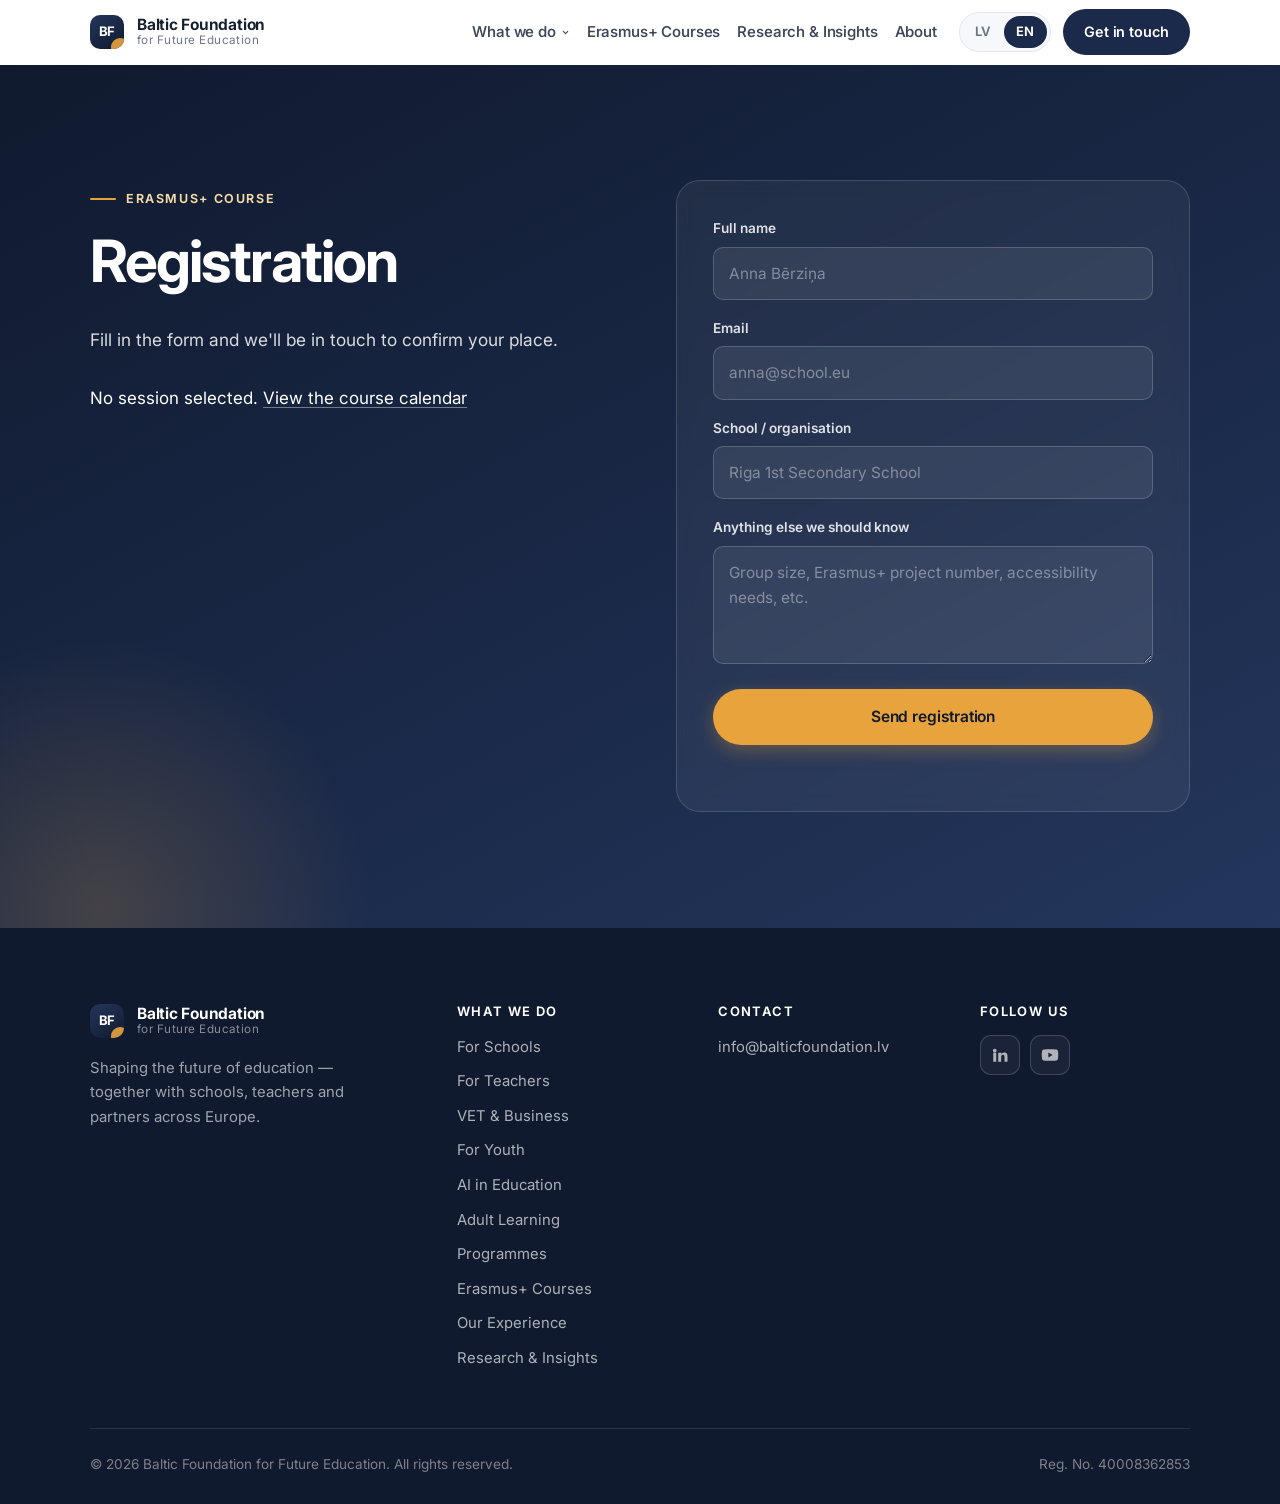
<file: register.html>
<!DOCTYPE html>
<html lang="lv">
<head>
<meta charset="utf-8">
<meta name="viewport" content="width=device-width, initial-scale=1">
<title>Reģistrācija — Baltic Foundation for Future Education</title>
<meta name="description" content="Pieteikšanās Erasmus+ kursam Rīgā.">
<meta name="theme-color" content="#1B2A4A">
<meta name="robots" content="noindex">

<meta property="og:type" content="website">
<meta property="og:site_name" content="Baltic Foundation for Future Education">
<meta property="og:title" content="Reģistrācija — Baltic Foundation for Future Education">
<meta property="og:description" content="Pieteikšanās Erasmus+ kursam Rīgā.">
<meta property="og:url" content="https://balticfoundation.lv/register.html">
<meta property="og:locale" content="lv_LV">

<link rel="canonical" href="https://balticfoundation.lv/register.html">
<link rel="icon" href="data:image/svg+xml,<svg xmlns='http://www.w3.org/2000/svg' viewBox='0 0 32 32'><rect width='32' height='32' rx='8' fill='%231B2A4A'/><circle cx='25' cy='26' r='7' fill='%23E8A33D'/><text x='7' y='21' font-family='Helvetica,Arial' font-size='13' font-weight='bold' fill='white'>BF</text></svg>">

<link rel="preconnect" href="https://fonts.googleapis.com">
<link rel="preconnect" href="https://fonts.gstatic.com" crossorigin>
<link rel="stylesheet" href="https://fonts.googleapis.com/css2?family=Inter:wght@400;500;600;700&display=swap">
<link rel="stylesheet" href="assets/css/styles.css">

<script>document.documentElement.className += " js";</script>
</head>
<body data-page="register">

<a class="skip-link" href="#main" data-i18n="nav.skip">Pāriet uz galveno saturu</a>

<header class="header" id="header">
  <div class="container header__inner">
    <a class="logo" href="index.html">
      <span class="logo__mark"><span>BF</span></span>
      <span class="logo__text">
        <span class="logo__name">Baltic Foundation</span>
        <span class="logo__sub">for Future Education</span>
      </span>
    </a>
    <nav class="nav" aria-label="Primary">
      <div class="nav-dropdown">
        <button type="button" class="nav-dropdown__trigger" aria-expanded="false" aria-haspopup="true">
          <span data-i18n="nav.directions">Ko mēs darām</span>
          <svg viewBox="0 0 24 24" fill="none" stroke="currentColor" stroke-width="2" stroke-linecap="round" stroke-linejoin="round"><path d="m6 9 6 6 6-6"/></svg>
        </button>
        <div class="nav-dropdown__menu">
          <a class="nav-dropdown__item" href="index.html#skolam">
            <span class="nav-dropdown__item-text">
              <span class="nav-dropdown__item-title" data-i18n="nav.schools">Skolām</span>
              <span class="nav-dropdown__item-desc" data-i18n="nav.dropdown.schools.desc">Partnerības, projekti un skolas attīstība</span>
            </span>
            <svg class="nav-dropdown__item-arrow" viewBox="0 0 24 24" fill="none" stroke="currentColor" stroke-width="2" stroke-linecap="round" stroke-linejoin="round"><path d="M5 12h14M13 6l6 6-6 6"/></svg>
          </a>
          <a class="nav-dropdown__item" href="index.html#pedagogiem">
            <span class="nav-dropdown__item-text">
              <span class="nav-dropdown__item-title" data-i18n="nav.teachers">Pedagogiem</span>
              <span class="nav-dropdown__item-desc" data-i18n="nav.dropdown.teachers.desc">Profesionālā pilnveide un mācību resursi</span>
            </span>
            <svg class="nav-dropdown__item-arrow" viewBox="0 0 24 24" fill="none" stroke="currentColor" stroke-width="2" stroke-linecap="round" stroke-linejoin="round"><path d="M5 12h14M13 6l6 6-6 6"/></svg>
          </a>
          <a class="nav-dropdown__item" href="index.html#jauniesiem">
            <span class="nav-dropdown__item-text">
              <span class="nav-dropdown__item-title" data-i18n="nav.youth">Jauniešiem</span>
              <span class="nav-dropdown__item-desc" data-i18n="nav.dropdown.youth.desc">Līdzdalība, debates un starptautiskas iespējas</span>
            </span>
            <svg class="nav-dropdown__item-arrow" viewBox="0 0 24 24" fill="none" stroke="currentColor" stroke-width="2" stroke-linecap="round" stroke-linejoin="round"><path d="M5 12h14M13 6l6 6-6 6"/></svg>
          </a>
          <a class="nav-dropdown__item" href="index.html#ai">
            <span class="nav-dropdown__item-text">
              <span class="nav-dropdown__item-title" data-i18n="nav.ai">AI izglītībā</span>
              <span class="nav-dropdown__item-desc" data-i18n="nav.dropdown.ai.desc">Apmācības, pratība un izglītības inovācijas</span>
            </span>
            <svg class="nav-dropdown__item-arrow" viewBox="0 0 24 24" fill="none" stroke="currentColor" stroke-width="2" stroke-linecap="round" stroke-linejoin="round"><path d="M5 12h14M13 6l6 6-6 6"/></svg>
          </a>
          <a class="nav-dropdown__item" href="pieredze.html">
            <span class="nav-dropdown__item-text">
              <span class="nav-dropdown__item-title" data-i18n="nav.experience">Mūsu pieredze</span>
              <span class="nav-dropdown__item-desc" data-i18n="nav.dropdown.experience.desc">Projekti, partnerības un iepriekšējais darbs</span>
            </span>
            <svg class="nav-dropdown__item-arrow" viewBox="0 0 24 24" fill="none" stroke="currentColor" stroke-width="2" stroke-linecap="round" stroke-linejoin="round"><path d="M5 12h14M13 6l6 6-6 6"/></svg>
          </a>
        </div>
      </div>
      <a href="erasmus-kursi.html" data-i18n="nav.courses">Erasmus+ kursi</a>
      <a href="aktualitates.html" data-i18n="nav.news">Pētījumi un aktualitātes</a>
      <a href="index.html#par-fondu" data-i18n="nav.about">Par fondu</a>
    </nav>
    <div class="header__actions">
      <div class="lang" role="group" data-i18n-aria-label="nav.lang" aria-label="Valodas izvēle">
        <button type="button" data-lang="lv" aria-pressed="true">LV</button>
        <button type="button" data-lang="en" aria-pressed="false">EN</button>
      </div>
      <a class="btn btn--navy btn--sm nav-cta" href="index.html#sadarbibai" data-i18n="nav.cta">Sazināties</a>
      <button class="burger" id="burger" type="button" aria-expanded="false" aria-controls="mobile-nav" data-i18n-aria-label="nav.menu" aria-label="Izvēlne">
        <span></span>
      </button>
    </div>
  </div>
</header>

<div class="mobile-nav" id="mobile-nav">
  <a href="index.html#virzieni"    data-i18n="nav.directions">Ko mēs darām</a>
  <a href="index.html#skolam"      data-i18n="nav.schools">Skolām</a>
  <a href="index.html#pedagogiem"  data-i18n="nav.teachers">Pedagogiem</a>
  <a href="index.html#profesionalajai" data-i18n="nav.vet">Profesionālajai izglītībai</a>
  <a href="index.html#jauniesiem"  data-i18n="nav.youth">Jauniešiem</a>
  <a href="index.html#ai"          data-i18n="nav.ai">AI izglītībā</a>
  <a href="index.html#pieaugusajiem" data-i18n="nav.adult">Pieaugušajiem</a>
  <a href="index.html#macibu-programmas" data-i18n="nav.programmes">Programmas</a>
  <a href="erasmus-kursi.html" data-i18n="nav.courses">Erasmus+ kursi</a>
  <a href="pieredze.html" data-i18n="nav.experience">Mūsu pieredze</a>
  <a href="aktualitates.html" data-i18n="nav.news">Pētījumi un aktualitātes</a>
  <a href="index.html#par-fondu"   data-i18n="nav.about">Par fondu</a>
  <a class="btn btn--navy" href="index.html#sadarbibai" data-i18n="nav.cta">Sazināties</a>
</div>

<main id="main">
<span id="top"></span>

<section class="section partner">
  <div class="container partner__grid">

    <div class="reveal">
      <span class="eyebrow" data-i18n="register.hero.eyebrow">Erasmus+ kurss</span>
      <h1 data-i18n="register.hero.title">Reģistrācija</h1>
      <p class="partner__lead" data-i18n="register.hero.lead">Aizpildiet formu, un mēs sazināsimies, lai apstiprinātu jūsu dalību.</p>

      <div data-reg-summary></div>
      <p data-reg-no-course hidden><span data-i18n="register.noCourse">Sesija nav izvēlēta. </span><a href="course-calendar.html" data-i18n="register.noCourse.link">Skatīt kursu kalendāru</a></p>
    </div>

    <div class="reveal">
      <form class="form" id="register-form" novalidate>
        <div class="field">
          <label for="r-name" data-i18n="register.form.name">Vārds, uzvārds</label>
          <input id="r-name" name="name" type="text" required autocomplete="name" data-i18n-placeholder="register.form.name.ph" placeholder="Anna Bērziņa">
        </div>
        <div class="field">
          <label for="r-email" data-i18n="register.form.email">E-pasts</label>
          <input id="r-email" name="email" type="email" required autocomplete="email" data-i18n-placeholder="register.form.email.ph" placeholder="anna@skola.lv">
        </div>
        <div class="field">
          <label for="r-org" data-i18n="register.form.org">Skola / organizācija</label>
          <input id="r-org" name="org" type="text" autocomplete="organization" data-i18n-placeholder="register.form.org.ph" placeholder="Rīgas 1. vidusskola">
        </div>
        <div class="field">
          <label for="r-message" data-i18n="register.form.message">Papildu informācija</label>
          <textarea id="r-message" name="message" data-i18n-placeholder="register.form.message.ph" placeholder="Jebkas, ko mums vajadzētu zināt — grupas dalībnieku skaits, Erasmus+ projekta numurs u.c."></textarea>
        </div>
        <button class="btn btn--primary" type="submit" data-i18n="register.form.submit">Nosūtīt pieteikumu</button>
        <p id="register-status" class="form__status" role="status" aria-live="polite"></p>
      </form>
    </div>

  </div>
</section>

</main>

<footer class="footer">
  <div class="container">
    <div class="footer__grid">
      <div>
        <a class="logo" href="index.html">
          <span class="logo__mark"><span>BF</span></span>
          <span class="logo__text">
            <span class="logo__name">Baltic Foundation</span>
            <span class="logo__sub">for Future Education</span>
          </span>
        </a>
        <p class="footer__tagline" data-i18n="footer.tagline">Veidojam nākotnes izglītību — kopā ar skolām, pedagogiem un partneriem Eiropā.</p>
      </div>
      <div>
        <h4 data-i18n="footer.nav">Virzieni</h4>
        <ul>
          <li><a href="index.html#skolam" data-i18n="nav.schools">Skolām</a></li>
          <li><a href="index.html#pedagogiem" data-i18n="nav.teachers">Pedagogiem</a></li>
          <li><a href="index.html#profesionalajai" data-i18n="nav.vet">Profesionālajai izglītībai</a></li>
          <li><a href="index.html#jauniesiem" data-i18n="nav.youth">Jauniešiem</a></li>
          <li><a href="index.html#ai" data-i18n="nav.ai">AI izglītībā</a></li>
          <li><a href="index.html#pieaugusajiem" data-i18n="nav.adult">Pieaugušajiem</a></li>
          <li><a href="index.html#macibu-programmas" data-i18n="nav.programmes">Programmas</a></li>
          <li><a href="erasmus-kursi.html" data-i18n="nav.courses">Erasmus+ kursi</a></li>
          <li><a href="pieredze.html" data-i18n="nav.experience">Mūsu pieredze</a></li>
          <li><a href="aktualitates.html" data-i18n="nav.news">Pētījumi un aktualitātes</a></li>
        </ul>
      </div>
      <div>
        <h4 data-i18n="footer.contacts">Kontakti</h4>
        <ul><li><a href="mailto:info@balticfoundation.lv">info@balticfoundation.lv</a></li></ul>
      </div>
      <div>
        <h4 data-i18n="footer.follow">Sekojiet mums</h4>
        <div class="social">
          <a href="https://www.linkedin.com/" target="_blank" rel="noopener noreferrer" aria-label="LinkedIn">
            <svg viewBox="0 0 24 24" fill="currentColor"><path d="M4.98 3.5a2.5 2.5 0 1 1 0 5 2.5 2.5 0 0 1 0-5ZM3 9h4v12H3V9Zm7 0h3.8v1.7h.05c.53-.95 1.83-1.95 3.77-1.95C21.4 8.75 22 11 22 14.1V21h-4v-6.1c0-1.45-.03-3.32-2.05-3.32-2.05 0-2.37 1.58-2.37 3.21V21h-4V9Z"/></svg>
          </a>
          <a href="https://www.youtube.com/" target="_blank" rel="noopener noreferrer" aria-label="YouTube">
            <svg viewBox="0 0 24 24" fill="currentColor"><path d="M23 12s0-3.6-.46-5.32a2.77 2.77 0 0 0-1.95-1.96C18.87 4.25 12 4.25 12 4.25s-6.87 0-8.59.47A2.77 2.77 0 0 0 1.46 6.7C1 8.4 1 12 1 12s0 3.6.46 5.32c.26.95 1 1.7 1.95 1.96 1.72.47 8.59.47 8.59.47s6.87 0 8.59-.47a2.77 2.77 0 0 0 1.95-1.96C23 15.6 23 12 23 12ZM9.8 15.3V8.7l5.7 3.3-5.7 3.3Z"/></svg>
          </a>
        </div>
      </div>
    </div>
    <div class="footer__bottom">
      <span data-i18n="footer.rights">© 2026 Nodibinājums "Baltic Foundation for Future Education". Visas tiesības aizsargātas.</span>
      <span data-i18n="footer.reg">Reģ. Nr. 40008362853</span>
    </div>
  </div>
</footer>

<script src="assets/js/content.js"></script>
<script src="assets/js/main.js"></script>
<script src="assets/js/courses-data.js"></script>
<script src="assets/js/courses.js"></script>
<script>
  (function () {
    var summaryEl = document.querySelector('[data-reg-summary]');
    var noCourseEl = document.querySelector('[data-reg-no-course]');
    var selection = null;

    function draw() {
      var lang = document.documentElement.lang === 'en' ? 'en' : 'lv';
      selection = window.BFFECourses.renderRegistrationSummary(summaryEl, lang);
      if (!selection) { summaryEl.hidden = true; noCourseEl.hidden = false; }
      else { summaryEl.className = 'reg-summary'; noCourseEl.hidden = true; }
    }
    draw();
    document.querySelectorAll('.lang button').forEach(function (btn) { btn.addEventListener('click', draw); });

    var form = document.getElementById('register-form');
    var status = document.getElementById('register-status');
    form.addEventListener('submit', function (e) {
      e.preventDefault();
      var lang = document.documentElement.lang === 'en' ? 'en' : 'lv';
      var name = form.name.value.trim(), email = form.email.value.trim();
      var org = form.org.value.trim(), message = form.message.value.trim();
      if (!name || !email) {
        status.textContent = (lang === 'lv' ? 'Lūdzu, aizpildiet visus obligātos laukus.' : 'Please fill in all required fields.');
        status.setAttribute('data-state', 'error');
        (!name ? form.name : form.email).focus();
        return;
      }
      var courseLabel = selection ? selection.course.title : '';
      var sessionLabel = selection ? (selection.course.location[lang] + (selection.rangeLabel ? ' · ' + selection.rangeLabel : '')) : '';
      var subject = 'Erasmus+ reģistrācija: ' + courseLabel + (selection ? ' (' + selection.startIso + ')' : '');
      var body = 'Kurss: ' + courseLabel + '\n' +
                 'Sesija: ' + sessionLabel + '\n' +
                 (selection ? 'Maksa: ' + selection.course.currency + selection.price + '\n' : '') +
                 '\n' +
                 'Vārds, uzvārds: ' + name + '\n' +
                 'E-pasts: ' + email + '\n' +
                 'Skola / organizācija: ' + org + '\n' +
                 '\n' + message;
      window.location.href = 'mailto:info@balticfoundation.lv?subject=' + encodeURIComponent(subject) + '&body=' + encodeURIComponent(body);
      status.textContent = (lang === 'lv'
        ? 'Paldies! Jūsu e-pasta klients tagad atvērs sagatavotu pieteikuma vēstuli — pārbaudiet un nosūtiet to.'
        : 'Thank you! Your email client will now open a prepared registration message — please check it and send.');
      status.removeAttribute('data-state');
    });
  })();
</script>
</body>
</html>
</file>
<file: assets/css/styles.css>
/* ============================================================================
   Baltic Foundation for Future Education — styles.css
   Palette: deep navy #1B2A4A + warm amber #E8A33D
   ========================================================================== */

/* --- Tokens --------------------------------------------------------------- */
:root {
  --navy-900: #101A2E;
  --navy-800: #16233D;
  --navy:     #1B2A4A;
  --navy-700: #24365C;
  --navy-600: #35497A;

  --amber:      #E8A33D;
  --amber-soft: #F6D9A8;
  --amber-deep: #A76D14;   /* AA-contrast amber for text on white */
  --cream:      #FBF3E7;   /* tinted background for result/stat blocks */
  --cream-line: #F0E0C4;

  --ink:    #16202F;
  --body:   #3D4759;
  --muted:  #6B7688;
  --line:   #E2E7EF;
  --line-2: #EEF1F6;

  --bg:      #FFFFFF;
  --bg-alt:  #F6F8FB;
  --bg-tint: #FAFBFD;

  --radius:    16px;
  --radius-sm: 10px;
  --radius-lg: 24px;

  --shadow-sm: 0 1px 2px rgba(16, 26, 46, .04), 0 2px 8px rgba(16, 26, 46, .04);
  --shadow:    0 2px 4px rgba(16, 26, 46, .04), 0 12px 28px rgba(16, 26, 46, .07);
  --shadow-lg: 0 4px 8px rgba(16, 26, 46, .05), 0 24px 56px rgba(16, 26, 46, .12);

  --container: 1180px;
  --gutter: clamp(20px, 5vw, 40px);
  --section-y: clamp(64px, 9vw, 116px);

  --font: "Inter", -apple-system, BlinkMacSystemFont, "Segoe UI", Roboto,
          "Helvetica Neue", Arial, sans-serif;

  --ease: cubic-bezier(.22, .61, .36, 1);
}

/* --- Reset ---------------------------------------------------------------- */
*, *::before, *::after { box-sizing: border-box; }

html {
  scroll-behavior: smooth;
  scroll-padding-top: 80px;          /* sticky header offset for anchors */
  -webkit-text-size-adjust: 100%;
}

body {
  margin: 0;
  font-family: var(--font);
  font-size: 17px;
  line-height: 1.65;
  color: var(--body);
  background: var(--bg);
  -webkit-font-smoothing: antialiased;
  -moz-osx-font-smoothing: grayscale;
  overflow-x: hidden;
}

img, svg { max-width: 100%; display: block; }
h1, h2, h3, h4 { color: var(--ink); line-height: 1.18; margin: 0 0 .5em; font-weight: 650; letter-spacing: -0.02em; }
p { margin: 0 0 1.1em; }
p:last-child { margin-bottom: 0; }
a { color: var(--navy-700); text-decoration-color: rgba(53, 73, 122, .35); text-underline-offset: 3px; }
a:hover { color: var(--navy); text-decoration-color: currentColor; }
ul { margin: 0; padding: 0; list-style: none; }

:focus-visible {
  outline: 3px solid var(--amber);
  outline-offset: 3px;
  border-radius: 4px;
}

.skip-link {
  position: absolute; left: 12px; top: -60px; z-index: 200;
  background: var(--navy); color: #fff; padding: 12px 18px;
  border-radius: var(--radius-sm); font-weight: 600; text-decoration: none;
  transition: top .2s var(--ease);
}
.skip-link:focus { top: 12px; color: #fff; }

/* --- Layout helpers -------------------------------------------------------- */
.container { width: 100%; max-width: var(--container); margin-inline: auto; padding-inline: var(--gutter); }
.section { padding-block: var(--section-y); position: relative; }
.section--alt { background: var(--bg-alt); }
.section--tint { background: var(--bg-tint); }
.section__head { max-width: 720px; margin-bottom: clamp(36px, 5vw, 56px); }
.section__head--center { margin-inline: auto; text-align: center; }

.eyebrow {
  display: inline-flex; align-items: center; gap: 10px;
  font-size: .78rem; font-weight: 650; letter-spacing: .13em; text-transform: uppercase;
  color: var(--amber-deep); margin-bottom: 18px;
}
.eyebrow::before {
  content: ""; width: 26px; height: 2px; background: var(--amber); border-radius: 2px; flex: none;
}
.section__head--center .eyebrow::before { display: none; }

h1 { font-size: clamp(1.95rem, 5.2vw, 3.65rem); font-weight: 700; letter-spacing: -0.033em; overflow-wrap: break-word; }
h2 { font-size: clamp(1.8rem, 3.6vw, 2.6rem); }
h3 { font-size: 1.16rem; letter-spacing: -0.012em; }
.lead { font-size: clamp(1.03rem, 1.5vw, 1.16rem); color: var(--body); }

/* --- Buttons --------------------------------------------------------------- */
.btn {
  display: inline-flex; align-items: center; justify-content: center; gap: 10px;
  padding: 14px 26px; border-radius: 999px; border: 1.5px solid transparent;
  font: inherit; font-size: .97rem; font-weight: 600; letter-spacing: -0.005em;
  text-decoration: none; cursor: pointer; white-space: nowrap;
  transition: background-color .22s var(--ease), color .22s var(--ease),
              border-color .22s var(--ease), transform .22s var(--ease), box-shadow .22s var(--ease);
}
.btn:hover { transform: translateY(-2px); }
.btn:active { transform: translateY(0); }

.btn--primary { background: var(--amber); color: var(--navy-900); box-shadow: 0 6px 18px rgba(232, 163, 61, .3); }
.btn--primary:hover { background: #F0B054; color: var(--navy-900); box-shadow: 0 10px 26px rgba(232, 163, 61, .38); }

.btn--ghost { border-color: rgba(255, 255, 255, .4); color: #fff; background: transparent; }
.btn--ghost:hover { border-color: #fff; background: rgba(255, 255, 255, .09); color: #fff; }

.btn--navy { background: var(--navy); color: #fff; }
.btn--navy:hover { background: var(--navy-700); color: #fff; box-shadow: var(--shadow); }

.btn--sm { padding: 10px 20px; font-size: .9rem; }
.btn svg { width: 16px; height: 16px; flex: none; }

/* --- Header ---------------------------------------------------------------- */
.header {
  position: sticky; top: 0; z-index: 100;
  background: rgba(255, 255, 255, .88);
  backdrop-filter: saturate(180%) blur(14px);
  -webkit-backdrop-filter: saturate(180%) blur(14px);
  border-bottom: 1px solid transparent;
  transition: border-color .25s var(--ease), box-shadow .25s var(--ease);
}
.header.is-stuck { border-bottom-color: var(--line); box-shadow: 0 1px 20px rgba(16, 26, 46, .06); }
.header__inner { display: flex; align-items: center; gap: 20px; min-height: 64px; }

/* Logo */
.logo { display: flex; align-items: center; gap: 13px; text-decoration: none; margin-right: auto; flex: none; }
.logo__mark {
  width: 34px; height: 34px; border-radius: 10px; flex: none;
  background: linear-gradient(145deg, var(--navy-700), var(--navy-900));
  display: grid; place-items: center; position: relative; overflow: hidden;
}
.logo__mark::after {
  content: ""; position: absolute; inset: auto -5px -7px auto;
  width: 18px; height: 18px; border-radius: 50%; background: var(--amber); opacity: .9;
}
.logo__mark span { position: relative; z-index: 1; color: #fff; font-weight: 700; font-size: .82rem; letter-spacing: -0.03em; }
.logo__text { display: flex; flex-direction: column; line-height: 1.15; }
.logo__name { font-weight: 680; font-size: .97rem; color: var(--ink); letter-spacing: -0.015em; }
.logo__sub { font-size: .73rem; color: var(--muted); letter-spacing: .04em; }

/* Desktop nav */
.nav { display: flex; align-items: center; gap: 13px; }
.nav a {
  display: block; padding: 7px 2px; border-radius: 8px;
  font-size: 15px; letter-spacing: -0.01em; white-space: nowrap;
  font-weight: 550; color: var(--body); text-decoration: none;
  transition: color .18s var(--ease), background-color .18s var(--ease);
}
.nav a:hover { color: var(--navy); background: var(--bg-alt); }

/* "What we do" dropdown — the trigger must box-model identically to a plain
   .nav link (same font/padding/line-height/display) so swapping <a> for
   <button> never changes the header's height; the panel is purely
   position:absolute, so opening it can never push the hero down. */
.nav-dropdown { position: relative; display: flex; }
.nav-dropdown__trigger {
  display: inline-flex; align-items: center; gap: 5px;
  padding: 7px 2px; margin: 0; border-radius: 8px; border: 0;
  font: inherit; font-size: 15px; line-height: inherit; letter-spacing: -0.01em; white-space: nowrap;
  font-weight: 550; color: var(--body); background: none;
  appearance: none; -webkit-appearance: none; cursor: pointer;
  transition: color .18s var(--ease), background-color .18s var(--ease);
}
.nav-dropdown__trigger:hover,
.nav-dropdown.is-open .nav-dropdown__trigger { color: var(--navy); background: var(--bg-alt); }
.nav-dropdown__trigger svg { width: 9px; height: 9px; flex: none; stroke-width: 3; transition: transform .18s var(--ease); }
.nav-dropdown.is-open .nav-dropdown__trigger svg { transform: rotate(180deg); }

.nav-dropdown__menu {
  position: absolute; top: calc(100% + 10px); left: 0; width: min(372px, 92vw);
  background: #fff; border: 1px solid rgba(16, 26, 46, .06); border-radius: 14px;
  box-shadow: 0 10px 24px rgba(16, 26, 46, .09), 0 1px 4px rgba(16, 26, 46, .04);
  padding: 8px; display: grid; gap: 1px;
  opacity: 0; visibility: hidden; pointer-events: none; transform: translateY(6px);
  transition: opacity .16s var(--ease), transform .16s var(--ease), visibility .16s;
  z-index: 50;
}
.nav-dropdown:hover .nav-dropdown__menu,
.nav-dropdown:focus-within .nav-dropdown__menu,
.nav-dropdown.is-open .nav-dropdown__menu { opacity: 1; visibility: visible; pointer-events: auto; transform: translateY(0); }

/* Compact horizontal row: title + description stack tightly on the left,
   a small arrow pinned to the far right — not a tall two-line block. Sized
   so all 5 items land around 320–380px total panel height. */
.nav-dropdown__item {
  display: flex; align-items: center; justify-content: space-between; gap: 12px;
  padding: 10px 14px; border-radius: 9px; text-decoration: none;
  transition: background-color .15s var(--ease);
}
.nav-dropdown__item:hover { background: var(--bg-alt); }
.nav-dropdown__item-text { display: grid; gap: 1px; min-width: 0; }
.nav-dropdown__item-title { font-size: .9rem; font-weight: 630; color: var(--ink); letter-spacing: -0.01em; line-height: 1.3; }
.nav-dropdown__item-desc { font-size: .76rem; color: var(--muted); line-height: 1.3; }
.nav-dropdown__item-arrow {
  flex: none; width: 17px; height: 17px; color: var(--amber-deep);
  opacity: 0; transform: translateX(-3px);
  transition: opacity .15s var(--ease), transform .15s var(--ease);
}
.nav-dropdown__item:hover .nav-dropdown__item-arrow { opacity: 1; transform: translateX(0); }

.header__actions { display: flex; align-items: center; gap: 12px; flex: none; }

/* Language switch */
.lang { display: inline-flex; padding: 3px; background: var(--bg-alt); border: 1px solid var(--line); border-radius: 999px; }
.lang button {
  border: 0; background: transparent; cursor: pointer; font: inherit;
  font-size: .81rem; font-weight: 650; letter-spacing: .04em; color: var(--muted);
  padding: 5px 12px; border-radius: 999px; transition: all .2s var(--ease);
}
.lang button:hover { color: var(--navy); }
.lang button[aria-pressed="true"] { background: var(--navy); color: #fff; }

/* Burger */
.burger {
  display: none; width: 44px; height: 44px; border: 1px solid var(--line);
  background: #fff; border-radius: 11px; cursor: pointer; padding: 0;
  place-items: center; flex: none;
}
.burger span { display: block; width: 18px; height: 1.8px; background: var(--ink); border-radius: 2px; position: relative; transition: all .25s var(--ease); }
.burger span::before, .burger span::after {
  content: ""; position: absolute; left: 0; width: 18px; height: 1.8px; background: var(--ink); border-radius: 2px;
  transition: all .25s var(--ease);
}
.burger span::before { top: -6px; }
.burger span::after  { top: 6px; }
.burger[aria-expanded="true"] span { background: transparent; }
.burger[aria-expanded="true"] span::before { top: 0; transform: rotate(45deg); }
.burger[aria-expanded="true"] span::after  { top: 0; transform: rotate(-45deg); }

/* Mobile panel */
.mobile-nav {
  display: none; position: fixed; inset: 64px 0 0; z-index: 99;
  background: #fff; padding: 24px var(--gutter) 40px; overflow-y: auto;
}
.mobile-nav.is-open { display: block; animation: fadeUp .28s var(--ease); }
.mobile-nav a {
  display: block; padding: 15px 4px; font-size: 1.06rem; font-weight: 600;
  color: var(--ink); text-decoration: none; border-bottom: 1px solid var(--line-2);
}
.mobile-nav a:hover { color: var(--navy-600); }
.mobile-nav .btn { width: 100%; margin-top: 26px; }

/* --- Homepage news banner ---------------------------------------------------
   Full-width clickable strip between the header and the hero. Not sticky —
   a plain block in normal flow. */
.news-banner {
  display: block; background: var(--bg-alt); border-bottom: 1px solid var(--line);
  text-decoration: none; color: inherit;
  transition: background-color .2s var(--ease);
}
.news-banner:hover, .news-banner:focus-visible { background: var(--bg-tint); }
.news-banner:hover .news-banner__cta, .news-banner:focus-visible .news-banner__cta {
  color: var(--navy); border-color: var(--navy-600);
}
.news-banner:hover .news-banner__cta svg, .news-banner:focus-visible .news-banner__cta svg { transform: translateX(3px); }
.news-banner__inner {
  display: flex; align-items: center; justify-content: space-between; gap: 28px;
  padding-block: clamp(14px, 2.2vw, 20px);
}
.news-banner__text { min-width: 0; }
.news-banner__label {
  font-size: .74rem; font-weight: 650; letter-spacing: .1em; text-transform: uppercase;
  color: var(--amber-deep); margin-right: 14px;
}
.news-banner__date { font-size: .8rem; color: var(--muted); font-weight: 500; }
.news-banner__title {
  font-size: clamp(1.02rem, 1.6vw, 1.2rem); font-weight: 700; color: var(--navy-900);
  margin: 4px 0 2px; line-height: 1.3;
}
.news-banner__desc { font-size: .92rem; color: var(--body); margin: 0; max-width: 62ch; }
.news-banner__cta {
  flex: none; display: inline-flex; align-items: center; gap: 8px;
  font-size: .88rem; font-weight: 650; color: var(--navy-600);
  border: 1.5px solid var(--line); border-radius: 999px; padding: 10px 20px;
  transition: color .2s var(--ease), border-color .2s var(--ease);
}
.news-banner__cta svg { width: 15px; height: 15px; transition: transform .2s var(--ease); }

/* --- Hero ------------------------------------------------------------------ */
.hero {
  position: relative; overflow: hidden; color: #fff;
  background: linear-gradient(152deg, var(--navy-900) 0%, var(--navy) 46%, var(--navy-700) 100%);
  padding-block: clamp(70px, 10vw, 118px) clamp(76px, 10vw, 122px);
}
.hero::before {           /* soft amber glow */
  content: ""; position: absolute; width: 620px; height: 620px; right: -160px; top: -220px;
  background: radial-gradient(circle, rgba(232, 163, 61, .22), transparent 66%);
  pointer-events: none;
}
.hero::after {            /* fine grid texture */
  content: ""; position: absolute; inset: 0; pointer-events: none; opacity: .5;
  background-image:
    linear-gradient(rgba(255,255,255,.035) 1px, transparent 1px),
    linear-gradient(90deg, rgba(255,255,255,.035) 1px, transparent 1px);
  background-size: 64px 64px;
  mask-image: radial-gradient(ellipse 90% 70% at 50% 40%, #000 30%, transparent 100%);
  -webkit-mask-image: radial-gradient(ellipse 90% 70% at 50% 40%, #000 30%, transparent 100%);
}
.hero .container { max-width: 1400px; }
.hero__grid {
  position: relative; z-index: 2;
  display: flex; align-items: flex-end; justify-content: space-between; gap: 40px;
}
.hero__copy { max-width: 660px; }
.hero .eyebrow { color: var(--amber-soft); margin-bottom: 16px; }
.hero .eyebrow::before { background: var(--amber); }
.hero h1 { color: #fff; margin-bottom: 12px; }
.hero__accent { color: var(--amber); }
.hero__lead {
  color: rgba(255, 255, 255, .9); font-size: clamp(1.125rem, 1.35vw, 1.25rem);
  line-height: 1.5; max-width: 570px; margin-top: 20px; margin-bottom: 37px;
  text-shadow: 0 1px 12px rgba(0,0,0,.3);
}

/* --- Hero opening splash: name, then headline, in the same box ------------- */
/* Two states share one sized box so nothing reflows when they swap. Both are
   absolutely positioned text layers; .hero__title is the page's real <h1>
   (always in the accessibility tree), .hero__intro-name is a decorative
   aria-hidden splash that plays once and is gone. Width is capped tighter
   than the rest of the copy column so "Education for / what comes next."
   wraps at exactly two lines instead of spilling to a third. */
.hero__intro-stage { position: relative; max-width: 550px; min-height: clamp(96px, 7.2vw, 132px); margin-bottom: 0; }
.hero__intro-name {
  position: absolute; inset: 0 0 auto 0; margin: 0; max-width: 550px;
  font-size: clamp(2.1rem, 3.6vw, 2.75rem); font-weight: 700; letter-spacing: -0.033em;
  line-height: 1.18; color: #fff; overflow-wrap: break-word;
}
.hero__title { position: absolute; inset: 0 0 auto 0; margin: 0; max-width: 550px; font-size: clamp(2.1rem, 3.6vw, 2.75rem); }

.js .hero__intro-name {
  opacity: 0;
  animation:
    heroNameIn .8s cubic-bezier(.22, 1, .36, 1) forwards,
    heroNameOut .5s cubic-bezier(.22, 1, .36, 1) forwards 2.3s;
}
.js .hero__title {
  opacity: 0;
  animation: heroTitleIn .8s cubic-bezier(.22, 1, .36, 1) forwards 2.7s;
}
.js .hero__late { opacity: 0; animation: heroLateIn .7s cubic-bezier(.22, 1, .36, 1) forwards 2.9s; }

@keyframes heroNameIn {
  from { opacity: 0; transform: translateY(20px); filter: blur(6px); }
  to   { opacity: 1; transform: translateY(0); filter: blur(0); }
}
@keyframes heroNameOut {
  from { opacity: 1; transform: translateY(0); }
  to   { opacity: 0; transform: translateY(-15px); }
}
@keyframes heroTitleIn {
  from { opacity: 0; transform: translateY(20px); }
  to   { opacity: 1; transform: translateY(0); }
}
@keyframes heroLateIn {
  from { opacity: 0; transform: translateY(14px); }
  to   { opacity: 1; transform: translateY(0); }
}


.hero__cta { display: flex; flex-wrap: wrap; gap: 14px; }

/* Impact metrics — integrated directly into the hero, no cards/shadows,
   just numbers with thin dividers, sitting over the navy part of the scrim.
   Nudged right and down from the copy column, with its own left gutter, so
   it reads as its own block rather than sitting on the same visual line as
   the CTA row. */
.hero__stats {
  display: flex; align-items: stretch; gap: 0; flex: none; margin: 0;
  padding-left: 60px; transform: translateY(14px);
}
.hero__stats > div {
  padding-inline: 22px; border-left: 1px solid rgba(255, 255, 255, .25);
  display: flex; flex-direction: column; gap: 4px;
}
.hero__stats > div:first-child { border-left: 0; padding-left: 0; }
.hero__stats dt {
  margin: 0; font-size: clamp(22px, 2.3vw, 28px); font-weight: 700; color: #fff;
  letter-spacing: -0.01em; line-height: 1;
}
.hero__stats dd {
  margin: 0; font-size: 12px; font-weight: 500; color: rgba(255, 255, 255, .76);
  white-space: nowrap;
}

/* --- Home hero: single full-bleed collage image ----------------------------- */
/* Fills the screen below the sticky header, so the whole first view is the
   hero and nothing from the next section peeks in. The photo (background-size:
   contain, anchored top) keeps its own 21:9-ish proportions and doesn't
   stretch to match — the extra room below it is the hero's own navy gradient,
   which is exactly where the copy sits now. */
.hero--home { min-height: calc(100vh - 64px); display: flex; align-items: flex-end; padding-bottom: clamp(86px, 10vh, 134px); }

.hero__collage {
  position: absolute; inset: 0; z-index: 0;
  background-size: contain; background-position: center top; background-repeat: no-repeat;
}

/* Transparent at the top so the photo reads clearly, deepening to a near-solid
   navy by the bottom so the copy sitting there stays legible. */
.hero__scrim {
  position: absolute; inset: 0; z-index: 1;
  background: linear-gradient(to bottom,
    rgba(16,26,46,0) 0%,
    rgba(16,26,46,.1) 32%,
    rgba(16,26,46,.5) 58%,
    rgba(16,26,46,.86) 80%,
    rgba(16,26,46,.96) 100%);
}


/* --- What we do (editorial strip right after the hero) --------------------- */
.what-we-do { background: #fff; padding-block: clamp(30px, 4vw, 44px) clamp(48px, 6vw, 72px); }
.what-grid { display: grid; grid-template-columns: minmax(0, 23%) minmax(0, 1fr); gap: clamp(28px, 4vw, 48px); align-items: start; }

.what-intro .eyebrow { margin-bottom: 14px; }
.what-intro h2 { font-size: clamp(1.4rem, 2vw, 1.7rem); line-height: 1.22; margin-bottom: 22px; }
.what-intro__arrow {
  width: 42px; height: 42px; border-radius: 50%; flex: none;
  display: grid; place-items: center; background: var(--navy); color: #fff;
  transition: background-color .2s var(--ease), transform .2s var(--ease);
}
.what-intro__arrow:hover { background: var(--navy-700); transform: translateX(3px); }
.what-intro__arrow svg { width: 17px; height: 17px; }

.what-cards { display: flex; }
.what-card {
  flex: 1 1 0; min-width: 0; text-decoration: none; color: inherit;
  padding-left: 22px; margin-left: 22px; border-left: 1px solid var(--line);
  transition: transform .25s var(--ease);
}
.what-card:first-child { padding-left: 0; margin-left: 0; border-left: 0; }
.what-card:hover { transform: translateY(-3px); }
.what-card__media {
  display: block; aspect-ratio: 16 / 9; border-radius: var(--radius) var(--radius) 0 0;
  overflow: hidden; margin-bottom: 14px; background: var(--bg-alt);
}
.what-card__media img { width: 100%; height: 100%; object-fit: cover; display: block; }
.what-card__icon { display: grid; place-items: center; width: 30px; height: 30px; margin-bottom: 10px; color: var(--navy-700); }
.what-card__icon svg { width: 22px; height: 22px; }
.what-card h3 { font-size: .98rem; margin-bottom: 5px; color: var(--ink); }
.what-card p { font-size: .85rem; color: var(--muted); line-height: 1.45; }

/* --- Mission --------------------------------------------------------------- */
.mission__grid { display: grid; grid-template-columns: minmax(0, .9fr) minmax(0, 1.1fr); gap: clamp(32px, 6vw, 72px); align-items: start; }
.mission__body p { font-size: 1.05rem; }
.mission__body p + p { color: var(--muted); font-size: 1rem; }

/* --- Direction cards ------------------------------------------------------- */
.cards { display: grid; grid-template-columns: repeat(3, 1fr); gap: 22px; }
.card {
  position: relative; display: flex; flex-direction: column;
  background: #fff; border: 1px solid var(--line); border-radius: var(--radius);
  padding: 30px 28px 26px; text-decoration: none; box-shadow: var(--shadow-sm);
  transition: transform .28s var(--ease), box-shadow .28s var(--ease), border-color .28s var(--ease);
  overflow: hidden;
}
.card::before {
  content: ""; position: absolute; inset: 0 0 auto; height: 3px;
  background: linear-gradient(90deg, var(--amber), var(--amber-soft));
  transform: scaleX(0); transform-origin: left; transition: transform .35s var(--ease);
}
.card:hover { transform: translateY(-5px); box-shadow: var(--shadow-lg); border-color: #D6DDE9; }
.card:hover::before { transform: scaleX(1); }
.card__icon {
  width: 50px; height: 50px; border-radius: 13px; flex: none; margin-bottom: 20px;
  display: grid; place-items: center;
  background: linear-gradient(145deg, #EEF2F8, #E4EAF3);
  color: var(--navy-700);
  transition: background .3s var(--ease), color .3s var(--ease);
}
.card:hover .card__icon { background: linear-gradient(145deg, var(--navy-700), var(--navy-900)); color: var(--amber); }
.card__icon svg { width: 24px; height: 24px; }
.card h3 { color: var(--ink); margin-bottom: 8px; }
.card p { font-size: .94rem; color: var(--muted); margin-bottom: 20px; }
.card__more {
  margin-top: auto; font-size: .88rem; font-weight: 650; color: var(--navy-700);
  display: inline-flex; align-items: center; gap: 7px;
}
.card__more svg { width: 15px; height: 15px; transition: transform .28s var(--ease); }
.card:hover .card__more svg { transform: translateX(4px); }

/* Card media: photo at the top, 16:9, bled out to the card's own edges via
   negative margins so .card's padding/spacing rule above stays untouched. */
.card__media {
  position: relative; aspect-ratio: 16 / 9; overflow: hidden;
  margin: -30px -28px 20px;
}
.card__media img {
  width: 100%; height: 100%; object-fit: cover; display: block;
  transition: transform .5s var(--ease);
}
.card:hover .card__media img { transform: scale(1.04); }
.card__media::after {
  content: ""; position: absolute; inset: auto 0 0 0; height: 64%;
  background: linear-gradient(to top, rgba(16, 26, 46, .82), rgba(16, 26, 46, 0));
  pointer-events: none;
}
.card__media-overlay { position: absolute; inset: auto 0 0 0; z-index: 1; padding: 18px 20px 16px; }
.card__media-overlay .card__icon { margin-bottom: 10px; }
.card__media-overlay h3 { color: #fff; margin-bottom: 0; }

/* --- Detail sections ------------------------------------------------------- */
/* Tighter section padding (~20% less than --section-y) scoped to just the
   seven detail sections via :has(), so the hero/mission/about/contact
   sections keep their normal rhythm untouched. */
.section:has(.detail__grid) { padding-block: clamp(51px, 7.2vw, 93px); }
.detail__grid { display: grid; grid-template-columns: minmax(0, .92fr) minmax(0, 1.08fr); gap: clamp(34px, 6vw, 76px); align-items: start; }
/* Sticky lives on the whole head (image + eyebrow/title/lead), not just the
   image: as the direct grid item its containing block spans the full row
   height (matching .detail__list), so it has real room to stay pinned while
   the items scroll past. A sticky wrapper nested only around the image would
   be boxed in by .detail__head's own short content height and lose that
   travel range. */
.detail__head { position: sticky; top: 88px; align-self: start; }
.detail__media {
  position: relative; margin-bottom: 24px; aspect-ratio: 4 / 3; max-height: 420px;
}
.detail__media::before {
  content: ""; position: absolute; inset: 14px -14px -14px 14px; z-index: 0;
  background: linear-gradient(145deg, var(--amber), var(--amber-soft));
  border-radius: var(--radius);
}
.detail__media img {
  position: relative; z-index: 1; display: block; width: 100%; height: 100%;
  object-fit: cover; border-radius: var(--radius); box-shadow: var(--shadow-lg);
}
.detail__list { display: grid; gap: 14px; }
.item {
  background: #fff; border: 1px solid var(--line); border-radius: var(--radius);
  padding: 18px 20px; display: grid; grid-template-columns: auto 1fr; gap: 18px;
  box-shadow: var(--shadow-sm);
  transition: transform .25s var(--ease), box-shadow .25s var(--ease), border-color .25s var(--ease);
}
.item:hover { transform: translateX(4px); border-color: #D6DDE9; box-shadow: var(--shadow); }
.item__num {
  width: 34px; height: 34px; border-radius: 10px; display: grid; place-items: center; flex: none;
  background: var(--bg-alt); border: 1px solid var(--line);
  font-size: .82rem; font-weight: 700; color: var(--navy-600); font-variant-numeric: tabular-nums;
}
.section--alt .item { background: #fff; }
.item h3 { margin-bottom: 5px; }
.item p { font-size: .95rem; color: var(--muted); }

/* --- About ----------------------------------------------------------------- */
.about__grid { display: grid; grid-template-columns: minmax(0, 1.05fr) minmax(0, .95fr); gap: clamp(34px, 6vw, 68px); align-items: start; }
.about__body p { font-size: 1.04rem; }
.about__body p + p { color: var(--muted); font-size: 1rem; }

.person {
  background: #fff; border: 1px solid var(--line); border-radius: var(--radius-lg);
  padding: 30px; box-shadow: var(--shadow); margin-bottom: 20px;
}
.person__top { display: flex; align-items: center; gap: 18px; margin-bottom: 18px; }
.person__avatar {
  width: 66px; height: 66px; border-radius: 50%; flex: none; position: relative; overflow: hidden;
  background: linear-gradient(145deg, var(--navy-700), var(--navy-900));
}
.person__avatar img { width: 100%; height: 100%; object-fit: cover; display: block; position: relative; z-index: 0; }
.person__avatar::after {
  content: ""; position: absolute; inset: auto -10px -14px auto; width: 34px; height: 34px;
  border-radius: 50%; background: var(--amber); opacity: .85;
}
.person__label { display: block; font-size: .76rem; font-weight: 650; letter-spacing: .1em; text-transform: uppercase; color: var(--amber-deep); }
.person__name { display: block; margin-top: 3px; font-size: 1.18rem; font-weight: 680; color: var(--ink); letter-spacing: -0.015em; }
.person p { font-size: .95rem; color: var(--muted); }

.factbox { background: #fff; border: 1px solid var(--line); border-radius: var(--radius); padding: 26px 28px; box-shadow: var(--shadow-sm); }
.factbox + .factbox { margin-top: 16px; }
.factbox h3 { font-size: 1rem; margin-bottom: 12px; }
.factbox p { font-size: .93rem; color: var(--muted); }
.facts { display: grid; gap: 0; }
.facts div { display: grid; grid-template-columns: minmax(120px, .5fr) 1fr; gap: 16px; padding: 11px 0; border-top: 1px solid var(--line-2); font-size: .91rem; }
.facts div:first-child { border-top: 0; padding-top: 0; }
.facts dt { color: var(--muted); }
.facts dd { margin: 0; color: var(--ink); font-weight: 550; }

.doc-card { display: flex; align-items: center; gap: 16px; margin-top: 16px; }
.doc-card__icon {
  flex: none; width: 42px; height: 42px; border-radius: 10px;
  background: var(--cream); color: var(--amber-deep);
  display: grid; place-items: center;
}
.doc-card__icon svg { width: 21px; height: 21px; }
.doc-card__text { flex: 1 1 auto; min-width: 0; display: flex; flex-direction: column; gap: 2px; }
.doc-card__title { font-size: .95rem; font-weight: 650; color: var(--ink); }
.doc-card__meta { font-size: .82rem; color: var(--muted); }
.doc-card__btn { flex: none; }

/* --- Partner / contact ----------------------------------------------------- */
.partner {
  color: #fff; position: relative; overflow: hidden;
  background: linear-gradient(152deg, var(--navy-900), var(--navy) 60%, var(--navy-700));
}
.partner::before {
  content: ""; position: absolute; width: 560px; height: 560px; left: -180px; bottom: -260px;
  background: radial-gradient(circle, rgba(232,163,61,.2), transparent 68%); pointer-events: none;
}
.partner__grid { position: relative; z-index: 1; display: grid; grid-template-columns: minmax(0, 1fr) minmax(0, 1fr); gap: clamp(36px, 6vw, 72px); align-items: start; }
.partner h1, .partner h2 { color: #fff; }
.partner a { color: #fff; text-decoration-color: rgba(255,255,255,.4); }
.partner a:hover { color: var(--amber); text-decoration-color: currentColor; }
.partner .eyebrow { color: var(--amber-soft); }
.partner .eyebrow::before { background: var(--amber); }
.partner__lead { color: rgba(255,255,255,.84); font-size: 1.08rem; margin-bottom: 30px; }
.checks { display: grid; gap: 13px; }
.checks li { display: flex; align-items: flex-start; gap: 13px; color: rgba(255,255,255,.9); font-size: .98rem; }
.checks svg { width: 21px; height: 21px; flex: none; color: var(--amber); margin-top: 1px; }

.form {
  background: rgba(255,255,255,.055); border: 1px solid rgba(255,255,255,.14);
  border-radius: var(--radius-lg); padding: clamp(26px, 3.5vw, 36px);
  backdrop-filter: blur(8px); -webkit-backdrop-filter: blur(8px);
}
.form h3 { color: #fff; font-size: 1.22rem; margin-bottom: 6px; }
.form__note { font-size: .88rem; color: rgba(255,255,255,.66); margin-bottom: 24px; }
.form__note a { color: var(--amber); text-decoration-color: rgba(232,163,61,.5); }
.form__note a:hover { color: var(--amber-soft); }
.field { margin-bottom: 17px; }
.field label { display: block; font-size: .85rem; font-weight: 600; color: rgba(255,255,255,.86); margin-bottom: 7px; }
.field .req { color: var(--amber); }
.field input, .field textarea {
  width: 100%; font: inherit; font-size: .96rem; color: #fff;
  background: rgba(255,255,255,.07); border: 1px solid rgba(255,255,255,.18);
  border-radius: var(--radius-sm); padding: 13px 15px;
  transition: border-color .2s var(--ease), background-color .2s var(--ease);
}
.field textarea { resize: vertical; min-height: 118px; }
.field input::placeholder, .field textarea::placeholder { color: rgba(255,255,255,.4); }
.field input:hover, .field textarea:hover { border-color: rgba(255,255,255,.32); }
.field input:focus, .field textarea:focus { outline: none; border-color: var(--amber); background: rgba(255,255,255,.11); }
.field input:focus-visible, .field textarea:focus-visible { outline: 2px solid var(--amber); outline-offset: 1px; }
.form .btn { width: 100%; }
.form__status { font-size: .88rem; margin-top: 14px; min-height: 1.2em; color: var(--amber-soft); }
.form__status[data-state="error"] { color: #FFC2B4; }

/* --- Footer ---------------------------------------------------------------- */
.footer { background: var(--navy-900); color: rgba(255,255,255,.62); padding-block: clamp(52px, 6vw, 76px) 28px; font-size: .93rem; }
.footer__grid { display: grid; grid-template-columns: minmax(0, 1.5fr) repeat(3, minmax(0, 1fr)); gap: clamp(28px, 4vw, 52px); }
.footer .logo__name { color: #fff; }
.footer .logo__sub { color: rgba(255,255,255,.5); }
.footer__tagline { margin-top: 18px; max-width: 34ch; color: rgba(255,255,255,.6); font-size: .93rem; }
.footer h4 { color: #fff; font-size: .81rem; font-weight: 650; letter-spacing: .11em; text-transform: uppercase; margin-bottom: 16px; }
.footer ul { display: grid; gap: 10px; }
.footer a { color: rgba(255,255,255,.66); text-decoration: none; transition: color .18s var(--ease); }
.footer a:hover { color: var(--amber); }
.social { display: flex; gap: 10px; }
.social a {
  width: 40px; height: 40px; border-radius: 11px; display: grid; place-items: center;
  border: 1px solid rgba(255,255,255,.16); background: rgba(255,255,255,.045);
  transition: all .22s var(--ease);
}
.social a:hover { border-color: var(--amber); background: rgba(232,163,61,.14); color: var(--amber); transform: translateY(-2px); }
.social svg { width: 18px; height: 18px; }
.footer__bottom {
  margin-top: clamp(38px, 5vw, 58px); padding-top: 24px; border-top: 1px solid rgba(255,255,255,.1);
  display: flex; flex-wrap: wrap; gap: 10px 26px; justify-content: space-between;
  font-size: .85rem; color: rgba(255,255,255,.45);
}

/* --- Pieredze page (pieredze.html) ------------------------------------------ */
.hero--compact { padding-block: clamp(56px, 8vw, 88px) clamp(74px, 9vw, 108px); }
.hero--compact::after { mask-image: radial-gradient(ellipse 70% 90% at 20% 30%, #000 30%, transparent 100%); -webkit-mask-image: radial-gradient(ellipse 70% 90% at 20% 30%, #000 30%, transparent 100%); }
.hero--compact h1 { font-size: clamp(2rem, 4.2vw, 2.9rem); max-width: 20ch; }
.hero__lead--compact { max-width: 62ch; margin-bottom: 0; }

.stats-strip .stats { grid-template-columns: repeat(4, 1fr); }
.stats { display: grid; gap: 1px; background: var(--line); border: 1px solid var(--line); border-radius: var(--radius); overflow: hidden; box-shadow: var(--shadow); }
.stat { background: #fff; padding: 26px 20px; text-align: center; }
.stat__value { display: block; font-size: clamp(1.9rem, 3.4vw, 2.5rem); font-weight: 700; color: var(--amber-deep); letter-spacing: -0.02em; line-height: 1; margin-bottom: 8px; }
.stat__label { display: block; font-size: .85rem; color: var(--navy-700); font-weight: 550; }

/* --- News list (aktualitates.html) ------------------------------------------ */
.news-item {
  display: flex; gap: clamp(24px, 4vw, 48px);
  padding-block: clamp(26px, 3.6vw, 38px);
  border-top: 1px solid var(--line);
}
.news-item:first-child { border-top: 0; padding-top: 0; }
.news-item__date {
  flex: none; width: 140px;
  font-size: .8rem; font-weight: 650; letter-spacing: .06em; text-transform: uppercase;
  color: var(--amber-deep);
}
.news-item__body { flex: 1 1 auto; min-width: 0; }
.news-item__body h3 { font-size: clamp(1.15rem, 1.8vw, 1.35rem); margin-bottom: 8px; }
.news-item__body p { color: var(--body); max-width: 68ch; }

.news-item__content { flex: 1 1 auto; min-width: 0; display: flex; gap: clamp(24px, 3vw, 40px); align-items: flex-start; }
.news-item__text { flex: 1 1 auto; min-width: 0; }
.news-item__text h3 { font-size: clamp(1.15rem, 1.8vw, 1.35rem); margin-bottom: 10px; }
.news-item__text p { color: var(--body); max-width: 68ch; margin: 0 0 14px; }
.news-item__text p:last-child { margin-bottom: 0; }
.news-item__quote {
  margin: 18px 0; padding-left: 18px; border-left: 3px solid var(--amber); max-width: 62ch;
}
.news-item__quote p { font-size: 1.02rem; font-style: italic; color: var(--ink); margin-bottom: 6px; }
.news-item__quote cite { display: block; font-size: .85rem; font-style: normal; font-weight: 600; color: var(--muted); }
.news-item__media {
  flex: none; width: clamp(180px, 22vw, 260px);
  display: flex; flex-direction: column; gap: 12px;
}
.news-item__photo {
  aspect-ratio: 4 / 5; border-radius: var(--radius); overflow: hidden;
  background: var(--bg-alt); display: flex; align-items: center; justify-content: center;
}
.news-item__photo img { width: 100%; height: 100%; object-fit: contain; display: block; }
.news-item__credit { display: block; margin-top: 4px; font-size: .7rem; color: var(--muted); }

.filters { display: flex; flex-wrap: wrap; gap: 10px; margin-bottom: clamp(28px, 4vw, 40px); }
.pill {
  font: inherit; font-size: .88rem; font-weight: 600; color: var(--body);
  background: #fff; border: 1.5px solid var(--line); border-radius: 999px;
  padding: 9px 18px; cursor: pointer;
  transition: background-color .2s var(--ease), color .2s var(--ease), border-color .2s var(--ease), transform .2s var(--ease);
}
.pill:hover { border-color: #D6DDE9; color: var(--navy); transform: translateY(-1px); }
.pill.is-active { background: var(--amber); border-color: var(--amber); color: var(--navy-900); }
.pill.is-active:hover { transform: none; }

.cases__empty { text-align: center; color: var(--muted); font-size: .98rem; padding: 40px 0; }

.cases { display: grid; grid-template-columns: repeat(2, 1fr); gap: 22px; }
.case {
  background: #fff; border: 1px solid var(--line); border-radius: var(--radius-lg);
  padding: 28px; box-shadow: var(--shadow-sm);
  transition: opacity .22s var(--ease), transform .22s var(--ease), box-shadow .22s var(--ease), border-color .22s var(--ease);
}
.case:hover { box-shadow: var(--shadow); border-color: #D6DDE9; }
.case[hidden] { display: none; }
.case.case--enter { opacity: 0; transform: translateY(8px); }
.case.case--leave { opacity: 0; transform: translateY(8px); }

.case__top { display: flex; flex-wrap: wrap; gap: 8px; margin-bottom: 16px; }
.badge { display: inline-flex; align-items: center; font-size: .74rem; font-weight: 650; letter-spacing: .03em; padding: 5px 12px; border-radius: 999px; }
.badge--done { background: var(--amber); color: var(--navy-900); }
.badge--progress { background: var(--navy); color: #fff; }
.badge--planned { background: transparent; color: var(--muted); border: 1.5px solid var(--line); }
.badge--team { background: var(--bg-alt); color: var(--navy-700); border: 1px solid var(--line); }
.badge--bffe { background: rgba(232, 163, 61, .14); color: var(--amber-deep); border: 1px solid rgba(232, 163, 61, .35); }

.case h3 { font-size: 1.14rem; margin-bottom: 4px; }
.case__subtitle { font-size: .92rem; color: var(--navy-700); font-weight: 550; margin-bottom: 10px; }
.case__meta { font-size: .82rem; color: var(--muted); font-weight: 600; letter-spacing: .01em; margin-bottom: 14px; }
.case__desc { font-size: .93rem; color: var(--body); margin-bottom: 20px; }

.case__result { background: var(--cream); border: 1px solid var(--cream-line); border-radius: var(--radius-sm); padding: 16px 18px; margin-bottom: 18px; }
.case__result-label { display: block; font-size: .72rem; font-weight: 700; letter-spacing: .09em; text-transform: uppercase; color: var(--amber-deep); margin-bottom: 10px; }
.chips { display: flex; flex-wrap: wrap; gap: 8px; }
.chip {
  display: inline-flex; align-items: center; gap: 6px;
  font-size: .83rem; font-weight: 600; color: var(--navy-800);
  background: #fff; border: 1px solid var(--cream-line); border-radius: 999px; padding: 6px 12px 6px 10px;
}
.chip::before { content: ""; width: 6px; height: 6px; border-radius: 50%; background: var(--amber); flex: none; }

.case__link-row { padding-top: 4px; }
.case__link { display: inline-flex; align-items: center; gap: 6px; font-size: .9rem; font-weight: 650; color: var(--navy-700); text-decoration: none; }
.case__link:hover { color: var(--navy); text-decoration: underline; }
.case__link--soon { color: var(--muted); font-weight: 550; font-style: italic; }

.cta-band {
  color: #fff; position: relative; overflow: hidden;
  background: linear-gradient(152deg, var(--navy-900), var(--navy) 60%, var(--navy-700));
}
.cta-band::before {
  content: ""; position: absolute; width: 480px; height: 480px; right: -160px; top: -200px;
  background: radial-gradient(circle, rgba(232,163,61,.2), transparent 68%); pointer-events: none;
}
.cta-band__inner { position: relative; z-index: 1; display: flex; align-items: center; justify-content: space-between; gap: 32px; flex-wrap: wrap; }
.cta-band h2 { color: #fff; margin-bottom: 8px; font-size: clamp(1.5rem, 2.8vw, 2rem); }
.cta-band p { color: rgba(255,255,255,.78); max-width: 52ch; margin: 0; }
.cta-band .btn { flex: none; }

/* --- Scroll reveal --------------------------------------------------------- */
/* Hidden only when JS is available to reveal them again — without JS
   (or if a script fails) the content stays fully visible. */
.js .reveal { opacity: 0; transform: translateY(20px); transition: opacity .7s var(--ease), transform .7s var(--ease); }
.js .reveal.is-visible { opacity: 1; transform: none; }
.js .reveal-stagger > * { opacity: 0; transform: translateY(20px); transition: opacity .6s var(--ease), transform .6s var(--ease); }
.js .reveal-stagger.is-visible > * { opacity: 1; transform: none; }
.reveal-stagger.is-visible > *:nth-child(1) { transition-delay: .00s; }
.reveal-stagger.is-visible > *:nth-child(2) { transition-delay: .07s; }
.reveal-stagger.is-visible > *:nth-child(3) { transition-delay: .14s; }
.reveal-stagger.is-visible > *:nth-child(4) { transition-delay: .21s; }
.reveal-stagger.is-visible > *:nth-child(5) { transition-delay: .28s; }
.reveal-stagger.is-visible > *:nth-child(6) { transition-delay: .35s; }
.reveal-stagger.is-visible > *:nth-child(7) { transition-delay: .42s; }
.reveal-stagger.is-visible > *:nth-child(8) { transition-delay: .49s; }

@keyframes spin  { to { transform: rotate(360deg); } }
@keyframes fadeUp { from { opacity: 0; transform: translateY(10px); } to { opacity: 1; transform: none; } }

/* --- Responsive ------------------------------------------------------------ */
@media (max-width: 1050px) {
  .nav { display: none; }
  .burger { display: grid; }
  .header__actions { margin-left: auto; }
  .logo { margin-right: 0; }
  .cards { grid-template-columns: repeat(2, 1fr); }
  .detail__head { position: static; }
}

@media (max-width: 900px) {
  html { scroll-padding-top: 72px; }
  /* Below 900px: forcing full-viewport height would either clip the
     stacked photo+copy layout or leave dead space, so let height follow
     content instead. */
  .hero--home { min-height: 0; padding-bottom: clamp(24px, 4vh, 40px); }
  .hero__copy { max-width: none; }
  .hero__grid { flex-direction: column; align-items: stretch; gap: 26px; }
  .hero__stats { display: grid; grid-template-columns: 1fr 1fr; gap: 18px 0; padding-left: 0; transform: none; }
  .hero__stats > div { border-left: 0; padding-left: 0; border-top: 1px solid rgba(255,255,255,.25); padding-top: 14px; }
  .hero__stats > div:nth-child(-n+2) { border-top: 0; padding-top: 0; }
  .hero__stats > div:nth-child(even) { padding-left: 22px; border-left: 1px solid rgba(255,255,255,.25); }
  .mission__grid, .detail__grid, .about__grid, .partner__grid, .what-grid { grid-template-columns: 1fr; }
  .what-cards { flex-wrap: wrap; row-gap: 28px; }
  .what-card { flex: 1 1 40%; padding-left: 0; margin-left: 0; border-left: 0; }
  .what-card:nth-child(odd) { padding-right: 14px; }
  .what-card:nth-child(even) { padding-left: 14px; }
  .detail__head { max-width: 640px; }
  .detail__media { aspect-ratio: 16 / 9; max-height: 240px; }
  .pillars__grid { grid-template-columns: 1fr; }
  .stats-strip .stats { grid-template-columns: repeat(2, 1fr); }
  .cases { grid-template-columns: 1fr; }
  .cta-band__inner { flex-direction: column; align-items: flex-start; }
  .cta-band .btn { width: 100%; text-align: center; }
  .footer__grid { grid-template-columns: repeat(2, 1fr); }
}

@media (max-width: 760px) {
  .nav-cta { display: none; }          /* duplicated inside the mobile menu */
  .logo__sub { display: none; }
  .header__inner { gap: 12px; min-height: 56px; }
  .mobile-nav { inset-block-start: 56px; }
  .lang button { padding: 6px 11px; }
  html { scroll-padding-top: 64px; }
}

@media (max-width: 620px) {
  body { font-size: 16px; }
  .cards { grid-template-columns: 1fr; }
  .hero__cta .btn { width: 100%; }
  .what-cards { flex-direction: column; row-gap: 26px; }
  .what-card { flex: 1 1 auto; padding-inline: 0 !important; margin-left: 0; border-left: 0; }
  .item { grid-template-columns: 1fr; gap: 12px; }
  .facts div { grid-template-columns: 1fr; gap: 2px; }
  .doc-card { flex-wrap: wrap; }
  .doc-card__btn { width: 100%; text-align: center; justify-content: center; }
  .stats-strip .stats { grid-template-columns: 1fr; }
  .stat { padding: 20px; }
  .news-item { flex-direction: column; gap: 8px; }
  .news-item__content { flex-direction: column; gap: 16px; }
  .news-item__media { width: 100%; max-width: 320px; flex-direction: row; order: -1; }
  .news-item__media .news-item__photo,
  .news-item__media .news-item__photo-wrap { flex: 1 1 0; min-width: 0; }
  .news-banner__inner { flex-direction: column; align-items: stretch; gap: 14px; }
  .news-banner__cta { justify-content: center; width: 100%; }
  .footer__grid { grid-template-columns: 1fr; }
  .footer__bottom { flex-direction: column; }
}

@media (prefers-reduced-motion: reduce) {
  html { scroll-behavior: auto; }
  *, *::before, *::after {
    animation-duration: .001ms !important; animation-iteration-count: 1 !important;
    transition-duration: .001ms !important;
  }
  .js .reveal, .js .reveal-stagger > * { opacity: 1 !important; transform: none !important; }
  /* Skip the hero name/headline swap straight to the finished state. */
  .hero__intro-name { display: none !important; }
  .js .hero__title, .js .hero__late { opacity: 1 !important; transform: none !important; }
}

@media print {
  .header, .mobile-nav, .news-banner, .hero__collage, .hero__scrim, .form, .social { display: none !important; }
  .hero, .partner, .cta-band, .footer { background: #fff !important; color: #000 !important; }
  .hero h1, .hero__lead, .hero__accent, .partner h2, .cta-band h2 { color: #000 !important; }
}

/* ============================================================================
   Erasmus+ course catalog, product pages, calendar and registration
   ========================================================================== */

/* --- Course catalog cards --------------------------------------------------- */
.course-cards { display: grid; grid-template-columns: repeat(3, 1fr); gap: 20px; }
.course-card {
  display: block; background: #fff; border: 1px solid var(--line); border-radius: var(--radius);
  padding: 26px 24px; text-decoration: none; color: inherit; transition: box-shadow .18s var(--ease), border-color .18s var(--ease), transform .18s var(--ease);
}
a.course-card:hover { box-shadow: var(--shadow); border-color: #D6DDE9; transform: translateY(-2px); }
.course-card--soon { cursor: default; opacity: .72; }
.course-card__top { display: flex; margin-bottom: 14px; }
.course-card h3 { font-size: 1.1rem; margin-bottom: 8px; }
.course-card p { font-size: .92rem; color: var(--muted); }

/* --- Course hero meta row --------------------------------------------------- */
.course-meta-row { display: flex; flex-wrap: wrap; align-items: center; gap: 10px 18px; margin-top: 18px; font-size: .95rem; color: rgba(255,255,255,.82); }
.course-meta-row strong { color: #fff; font-weight: 650; }
.course-meta-row .dot { opacity: .5; }
.course-price { font-size: 1.3rem; font-weight: 700; color: var(--amber); }
.course-meta-row + .hero__cta { margin-top: 26px; }
.course-tagline { font-weight: 650; max-width: 42ch; }
.course-shortdesc { max-width: 58ch; color: rgba(255,255,255,.76); font-size: 1rem; line-height: 1.6; margin-top: 10px; }
.course-pricebreak { max-width: 58ch; color: var(--amber-soft); font-size: .92rem; margin-top: 10px; }
.course-submeta { color: rgba(255,255,255,.66); font-size: .88rem; margin-top: 8px; }

/* --- Differentiator cards ---------------------------------------------------- */
.diff-cards { display: grid; grid-template-columns: repeat(4, 1fr); gap: 18px; }
.diff-card { background: #fff; border: 1px solid var(--line); border-radius: var(--radius); padding: 22px 20px; }
.diff-card h3 { font-size: 1rem; margin-bottom: 8px; }
.diff-card p { font-size: .9rem; color: var(--muted); }

/* --- Day accordion (6-day programme) ------------------------------------------ */
/* --- Two-column pairing (course product page) -----------------------------
   Puts two related blocks side by side on desktop so the page scans instead
   of scrolling as one long article; collapses to a single stacked column on
   narrow screens. Each half keeps the existing .course-section text rules. */
.two-col { display: grid; grid-template-columns: 1fr 1fr; gap: clamp(32px, 5vw, 64px); align-items: start; }
.two-col > div { max-width: 56ch; }
.two-col > div:first-child { justify-self: end; }
.two-col > div:last-child { justify-self: start; }

/* --- Programme as a 2x3 scan grid ------------------------------------------ */
.day-grid { display: grid; grid-template-columns: repeat(2, 1fr); gap: 16px; }
.day-list { display: grid; gap: 14px; }
.day-detail { background: #fff; border: 1px solid var(--line); border-radius: var(--radius); padding: 20px 24px; }
.day-detail[open] { border-color: #D6DDE9; }
.day-detail summary { display: grid; grid-template-columns: 44px 1fr; gap: 20px; align-items: start; cursor: pointer; list-style: none; }
.day-detail summary::-webkit-details-marker { display: none; }
.day-detail summary .item__num { font-size: 1.3rem; font-weight: 700; color: var(--amber-deep); line-height: 1.3; }
.day-detail summary h3 { font-size: 1.02rem; margin-bottom: 6px; }
.day-detail__chain { font-size: .88rem; color: var(--navy-700); font-weight: 600; margin-bottom: 4px; }
.day-detail__outcome { font-size: .88rem; color: var(--muted); margin-bottom: 8px; }
.day-detail__toggle { display: inline-flex; align-items: center; gap: 6px; font-size: .82rem; font-weight: 650; color: var(--amber-deep); }
.day-detail__toggle::after { content: "↓"; transition: transform .18s var(--ease); }
.day-detail[open] .day-detail__toggle::after { transform: rotate(180deg); }
.day-detail > p { margin: 14px 0 0 64px; font-size: .95rem; color: var(--body); }

/* --- Trainer ------------------------------------------------------------------- */
.trainer { display: grid; grid-template-columns: 180px 1fr; gap: 32px; align-items: start; max-width: 72ch; margin: 0 auto; }
.trainer__photo { width: 180px; height: 180px; border-radius: var(--radius); overflow: hidden; box-shadow: var(--shadow); flex: none; }
.trainer__photo img { width: 100%; height: 100%; object-fit: cover; display: block; }
.trainer__body h3 { font-size: 1.2rem; margin-bottom: 4px; }
.trainer__role { font-size: .9rem; color: var(--amber-deep); font-weight: 600; margin-bottom: 14px; }
.trainer__facts { display: grid; gap: 9px; margin: 0; padding: 0; list-style: none; }
.trainer__facts li { position: relative; padding-left: 22px; font-size: .94rem; color: var(--body); }
.trainer__facts li::before { content: ""; position: absolute; left: 0; top: .6em; width: 6px; height: 6px; border-radius: 50%; background: var(--amber); }

/* --- Editorial photo placements (course pages) ---------------------------------
   Reserved, ready-to-use containers for real photography once it exists.
   Fixed aspect-ratio + object-fit:cover means dropping in any reasonably-sized
   image "just works" without further layout changes — no redesign needed when
   assets arrive, only uncommenting the markup and setting a real src. ---------- */
.editorial-photo {
  aspect-ratio: 21 / 9; border-radius: var(--radius-lg); overflow: hidden;
  background: var(--bg-alt); box-shadow: var(--shadow);
}
.editorial-photo img { width: 100%; height: 100%; object-fit: cover; display: block; }

.photo-break { aspect-ratio: 16 / 7; border-radius: var(--radius); overflow: hidden; margin: 4px 0 18px; }
.photo-break img { width: 100%; height: 100%; object-fit: cover; display: block; }

.riga-gallery { display: grid; grid-template-columns: 1.4fr 1fr; grid-template-rows: 1fr 1fr; gap: 14px; }
.riga-gallery__item { border-radius: var(--radius); overflow: hidden; background: var(--bg-alt); }
.riga-gallery__item img { width: 100%; height: 100%; object-fit: cover; display: block; }
.riga-gallery__item--main { grid-row: 1 / 3; aspect-ratio: 4 / 5; }
.riga-gallery__item--sub { aspect-ratio: 16 / 10; }

@media (max-width: 760px) {
  .editorial-photo { aspect-ratio: 4 / 3; }
  .riga-gallery { grid-template-columns: 1fr; grid-template-rows: none; }
  .riga-gallery__item--main { grid-row: auto; aspect-ratio: 16 / 10; }
}

/* --- Hook / pitch questions -------------------------------------------------- */
.course-hook { display: grid; gap: 14px; max-width: 62ch; margin: 0 auto; }
.course-hook p { font-size: clamp(1.1rem, 2.2vw, 1.4rem); font-weight: 560; color: var(--ink); letter-spacing: -.01em; line-height: 1.4; }

/* --- Generic course content sections ---------------------------------------- */
.course-section { max-width: 72ch; margin: 0 auto; }
.course-section + .course-section { margin-top: clamp(40px, 6vw, 64px); }
.course-section h2 { font-size: clamp(1.3rem, 2.6vw, 1.7rem); margin-bottom: 16px; }
.course-section p { font-size: 1rem; color: var(--body); margin-bottom: 14px; }
.course-section p:last-child { margin-bottom: 0; }
.course-section ul { display: grid; gap: 10px; margin: 0; padding: 0; list-style: none; }
.course-section ul li { position: relative; padding-left: 26px; font-size: .98rem; color: var(--body); }
.course-section ul li::before { content: ""; position: absolute; left: 0; top: .55em; width: 7px; height: 7px; border-radius: 50%; background: var(--amber); }

/* --- Course details / Erasmus+ funding factboxes ----------------------------- */
.course-details-grid { display: grid; grid-template-columns: repeat(2, 1fr); gap: 16px; }
.course-details-grid dt { color: var(--muted); font-size: .86rem; }
.course-details-grid dd { margin: 2px 0 0; color: var(--ink); font-weight: 600; font-size: .96rem; }

/* --- Upcoming sessions -------------------------------------------------------- */
.session-list { display: grid; gap: 14px; }
.session-card {
  display: flex; flex-wrap: wrap; align-items: center; gap: 10px 20px;
  background: #fff; border: 1px solid var(--line); border-radius: var(--radius-sm);
  padding: 18px 20px; scroll-margin-top: 100px;
}
.session-card.is-highlighted { border-color: var(--amber); box-shadow: 0 0 0 3px rgba(232,163,61,.18); }
.session-card__date { font-weight: 680; color: var(--ink); font-size: 1.02rem; min-width: 15ch; }
.session-card__meta { display: flex; flex-wrap: wrap; gap: 6px 14px; color: var(--muted); font-size: .88rem; flex: 1 1 220px; }
.session-card__cta { margin-left: auto; display: flex; align-items: center; gap: 12px; }
.session-card--closed { opacity: .6; }
.view-all-link { display: inline-flex; align-items: center; gap: 6px; margin-top: 18px; font-weight: 650; color: var(--navy-700); text-decoration: none; }
.view-all-link:hover { text-decoration: underline; }

/* --- Week-picker strip (calendar page) ---------------------------------------- */
.week-picker { display: grid; gap: 22px; margin-bottom: 36px; }
.week-picker__month h3 { font-size: .95rem; font-weight: 700; color: var(--navy-700); margin-bottom: 10px; }
.week-picker__chips { display: flex; flex-wrap: wrap; gap: 8px; }
.week-chip {
  font-size: .85rem; font-weight: 600; padding: 8px 14px; border-radius: 999px;
  border: 1.5px solid var(--line); background: #fff; color: var(--navy-700); text-decoration: none;
  transition: border-color .15s var(--ease), color .15s var(--ease);
}
.week-chip:hover { border-color: var(--amber); color: var(--navy); }
.week-chip--closed { color: var(--muted); border-style: dashed; text-decoration: line-through; }

/* --- Calendar filter bar -------------------------------------------------------- */
.calendar-filters { display: flex; flex-wrap: wrap; gap: 12px; margin-bottom: 28px; }
.calendar-filters select {
  font: inherit; font-size: .9rem; padding: 9px 14px; border-radius: 999px; border: 1.5px solid var(--line);
  background: #fff; color: var(--navy-700); cursor: pointer;
}

/* --- Registration summary ------------------------------------------------------- */
/* Sits beside the form on the same navy .partner backdrop, so it uses the
   same frosted-glass treatment as .form rather than its own solid fill. */
.reg-summary { background: rgba(255,255,255,.055); border: 1px solid rgba(255,255,255,.14); color: #fff; border-radius: var(--radius-lg); padding: clamp(22px, 3vw, 30px); margin-bottom: 28px; backdrop-filter: blur(8px); -webkit-backdrop-filter: blur(8px); }
.reg-summary__course { font-size: 1.15rem; font-weight: 680; margin-bottom: 6px; }
.reg-summary__meta { color: rgba(255,255,255,.78); font-size: .95rem; margin-bottom: 4px; }
.reg-summary__price { color: var(--amber); font-weight: 700; }
.reg-summary__change { display: inline-flex; margin-top: 12px; font-size: .88rem; color: rgba(255,255,255,.72); text-decoration: underline; }
.reg-summary__change:hover { color: #fff; }

@media (max-width: 900px) {
  .course-cards { grid-template-columns: 1fr; }
  .course-details-grid { grid-template-columns: 1fr; }
  .diff-cards { grid-template-columns: repeat(2, 1fr); }
  .trainer { grid-template-columns: 1fr; text-align: left; max-width: 420px; }
  .two-col { grid-template-columns: 1fr; gap: 36px; }
  .two-col > div { max-width: none; justify-self: stretch; }
  .day-grid { grid-template-columns: 1fr; }
}
@media (max-width: 620px) {
  .session-card { flex-direction: column; align-items: flex-start; }
  .session-card__cta { margin-left: 0; width: 100%; }
  .session-card__cta .btn { width: 100%; text-align: center; justify-content: center; }
  .diff-cards { grid-template-columns: 1fr; }
  .hero__cta .btn { width: 100%; }
  .day-detail > p { margin-left: 0; }
}
</file>
